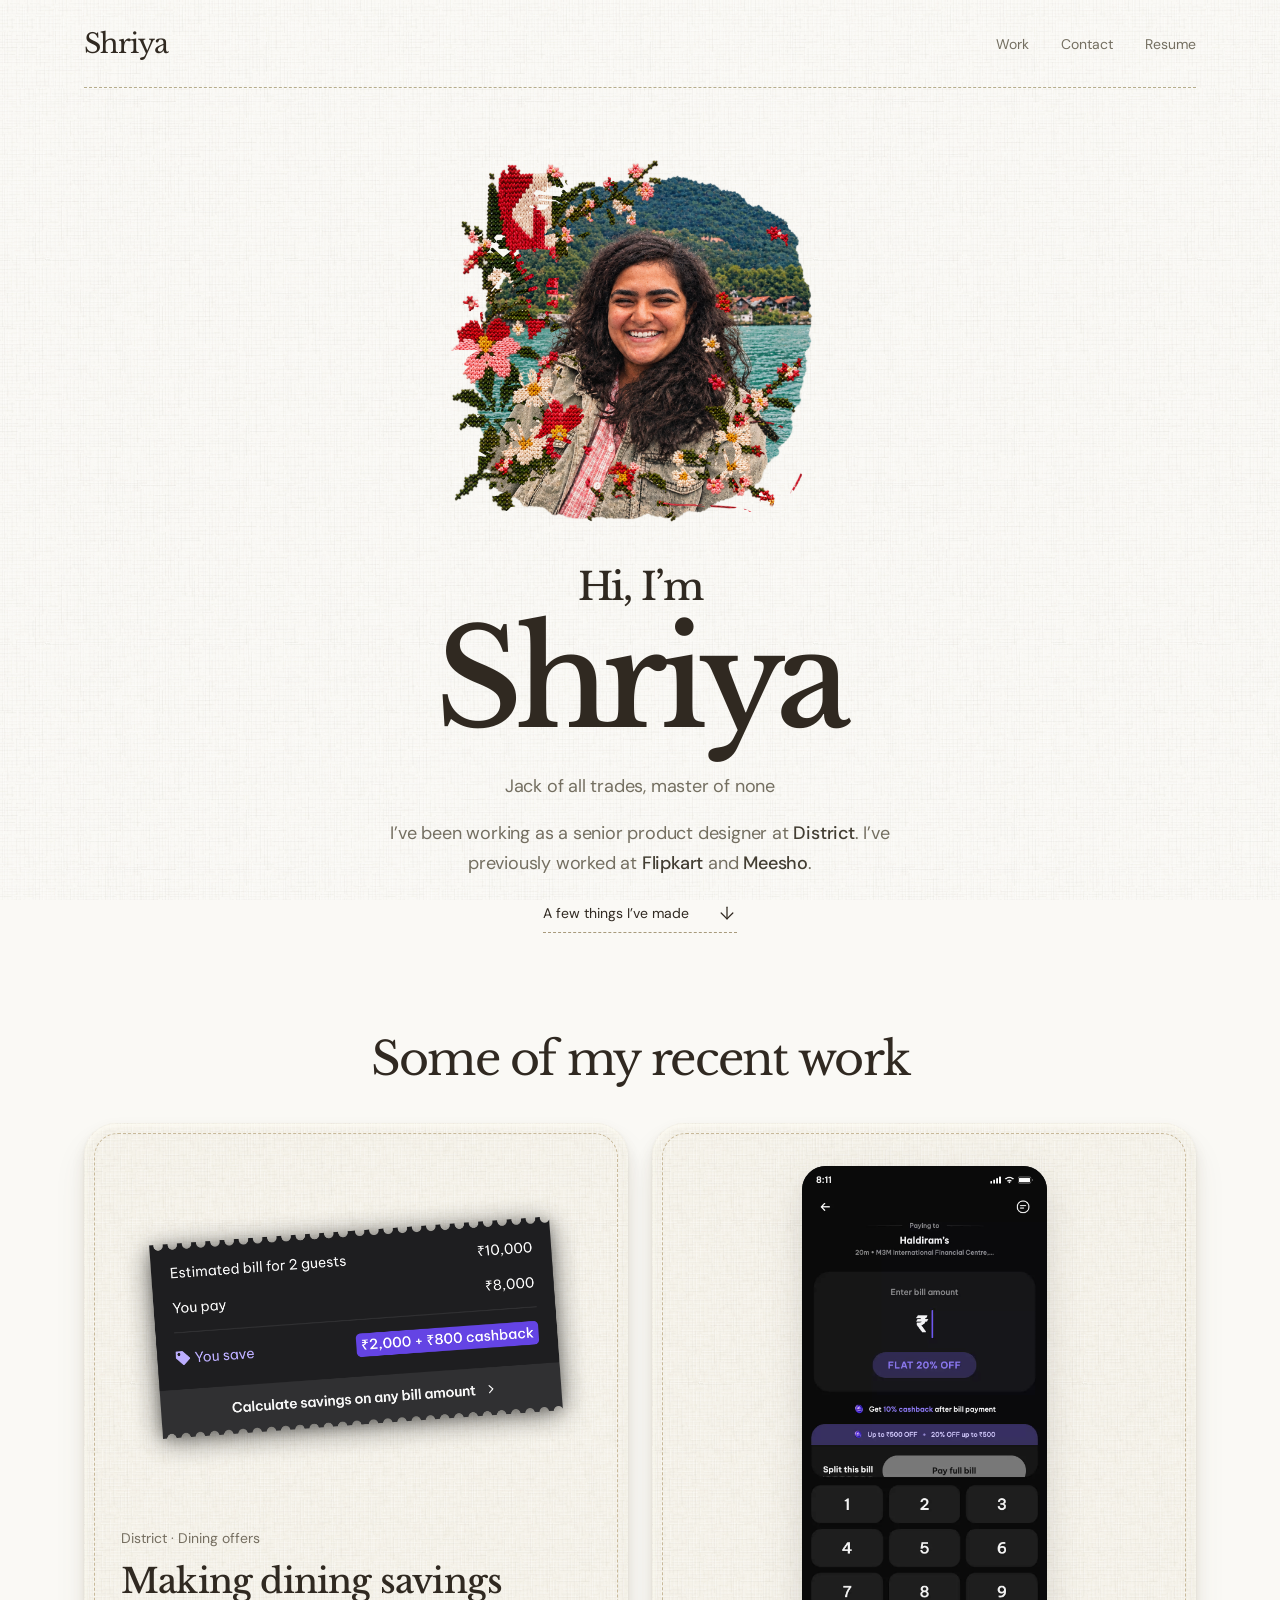
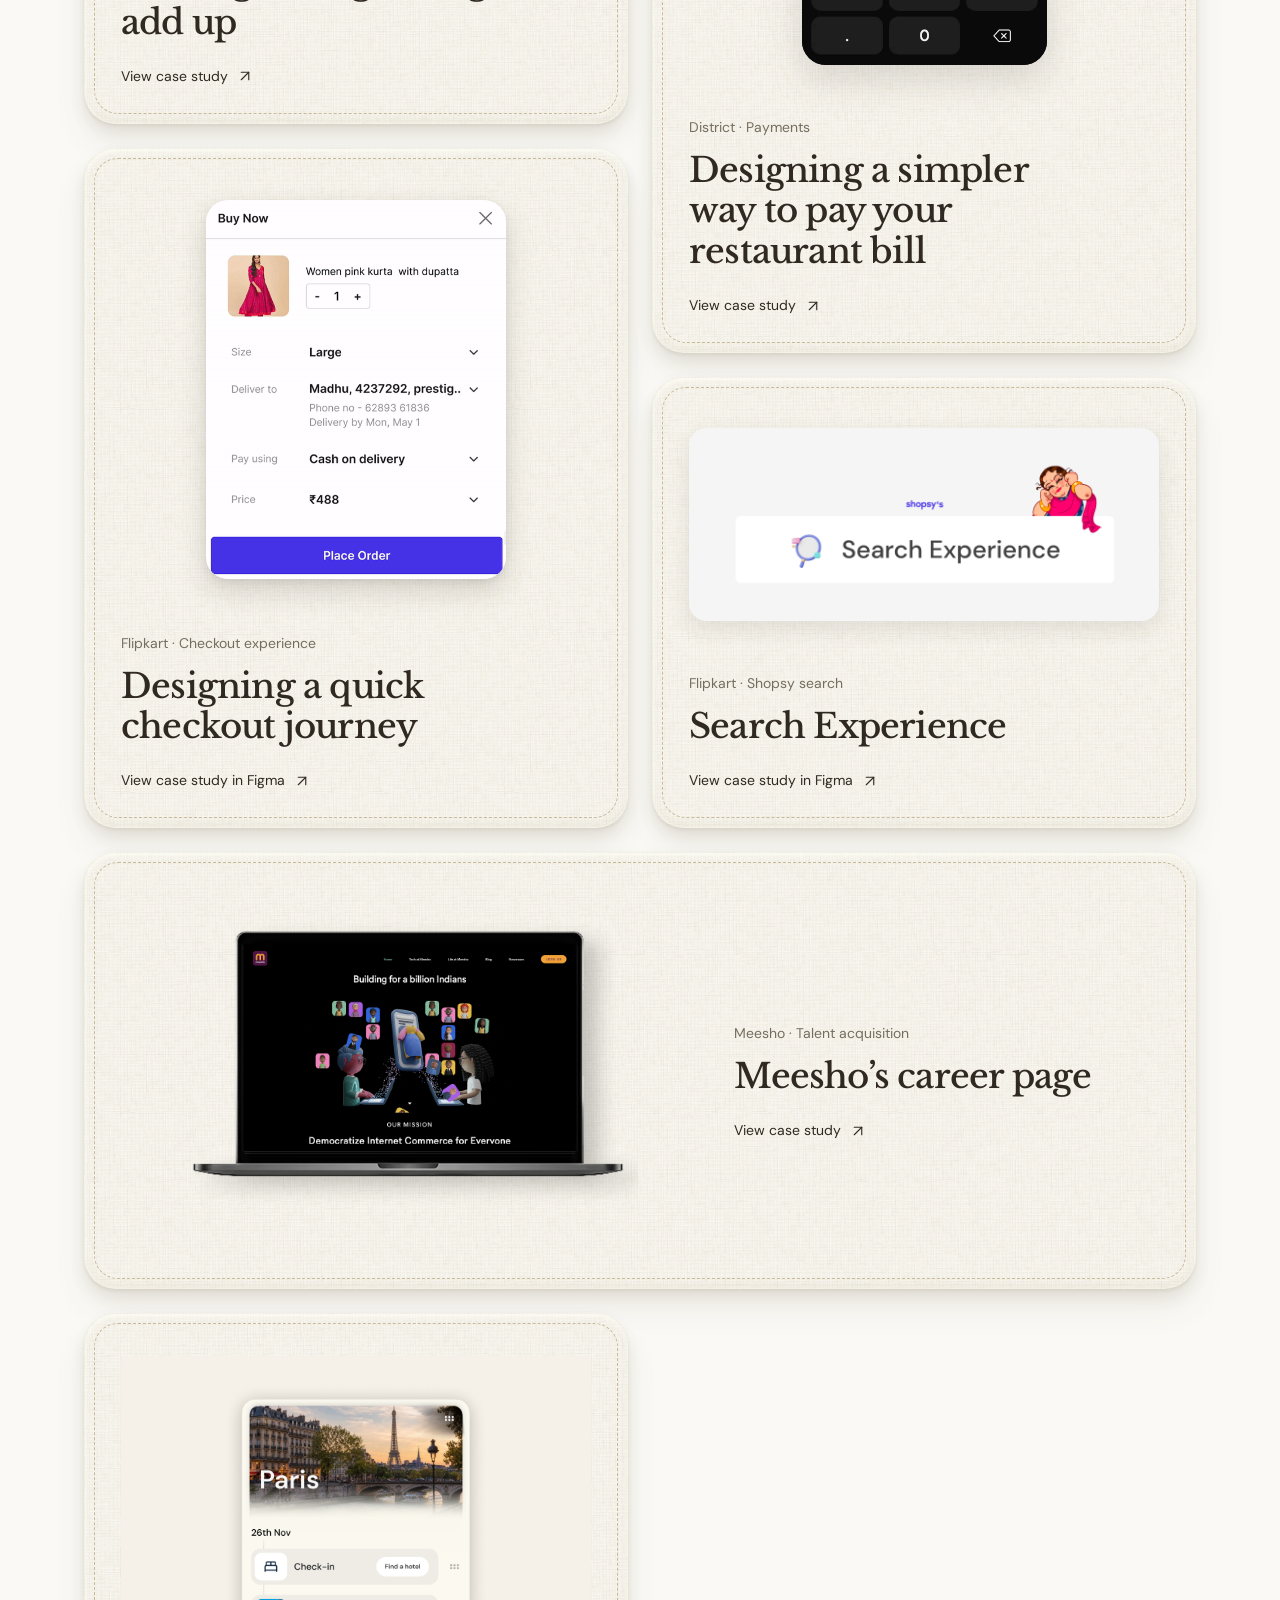
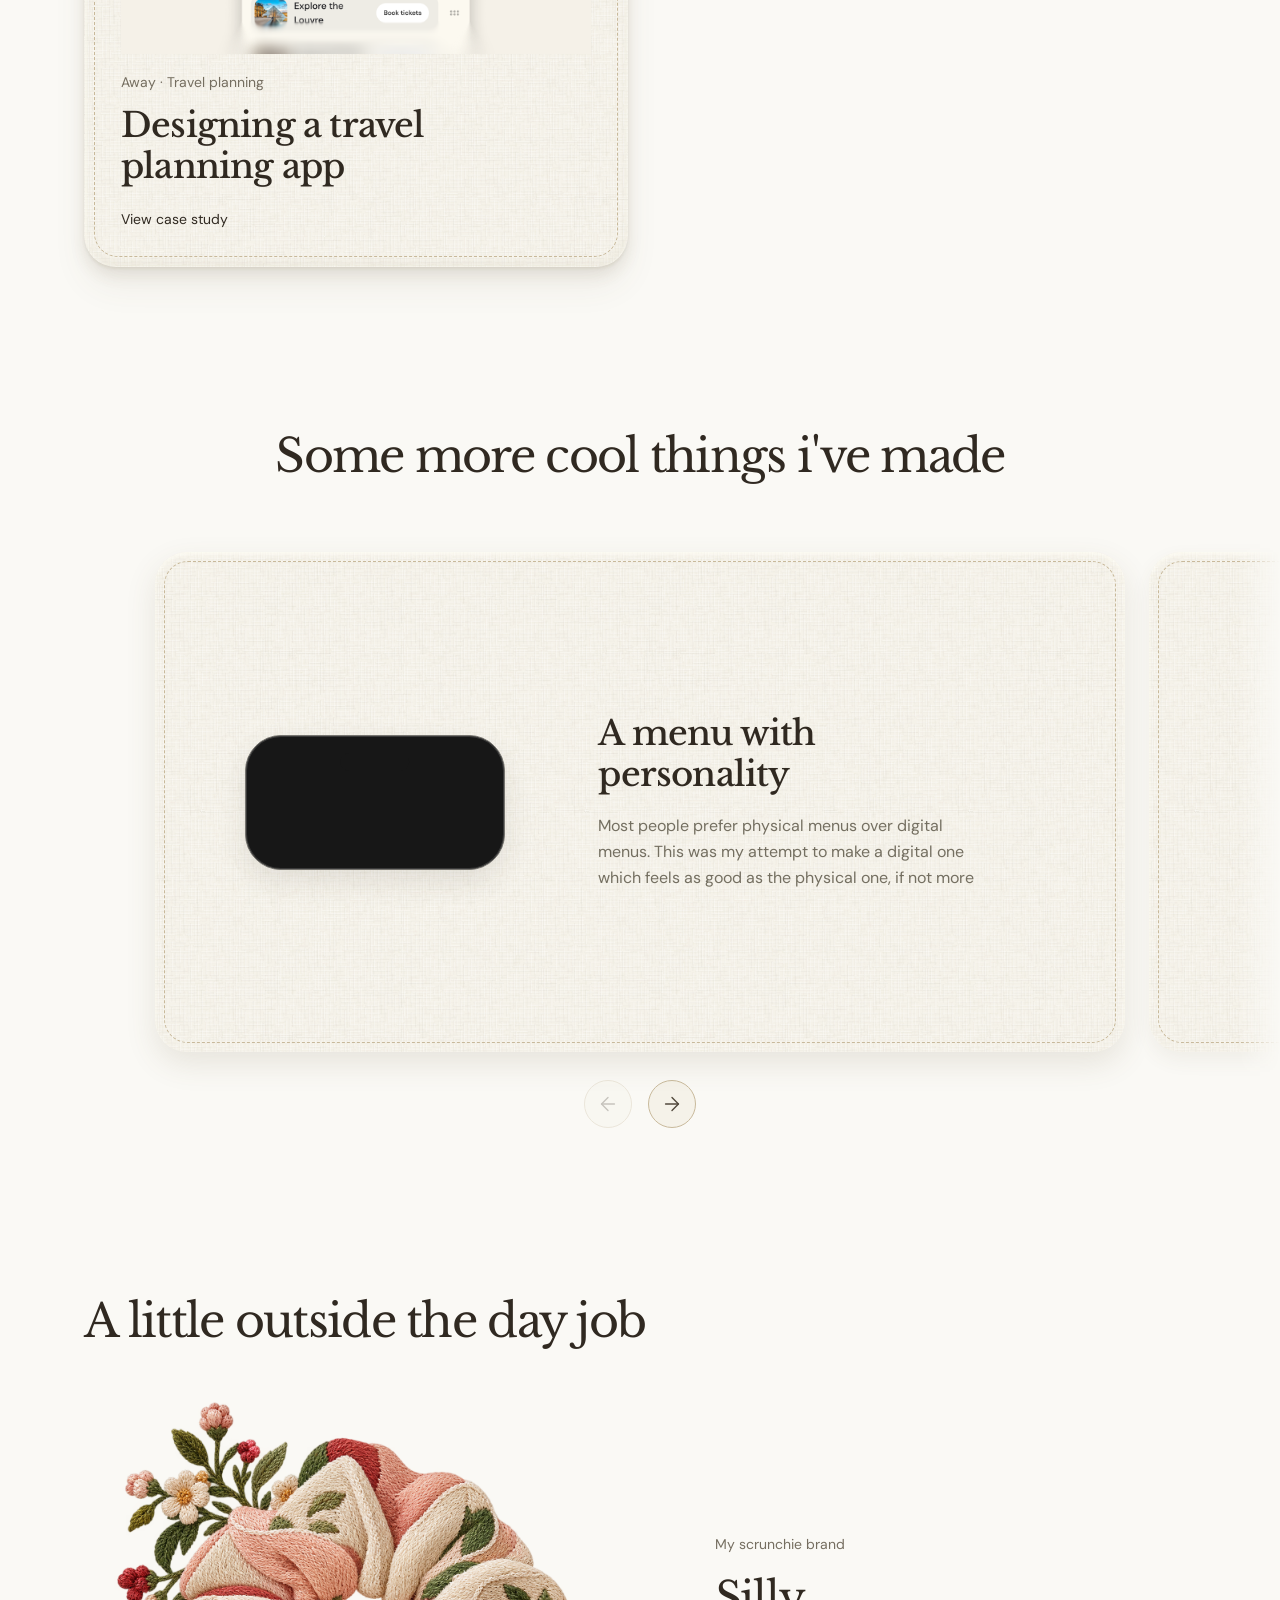
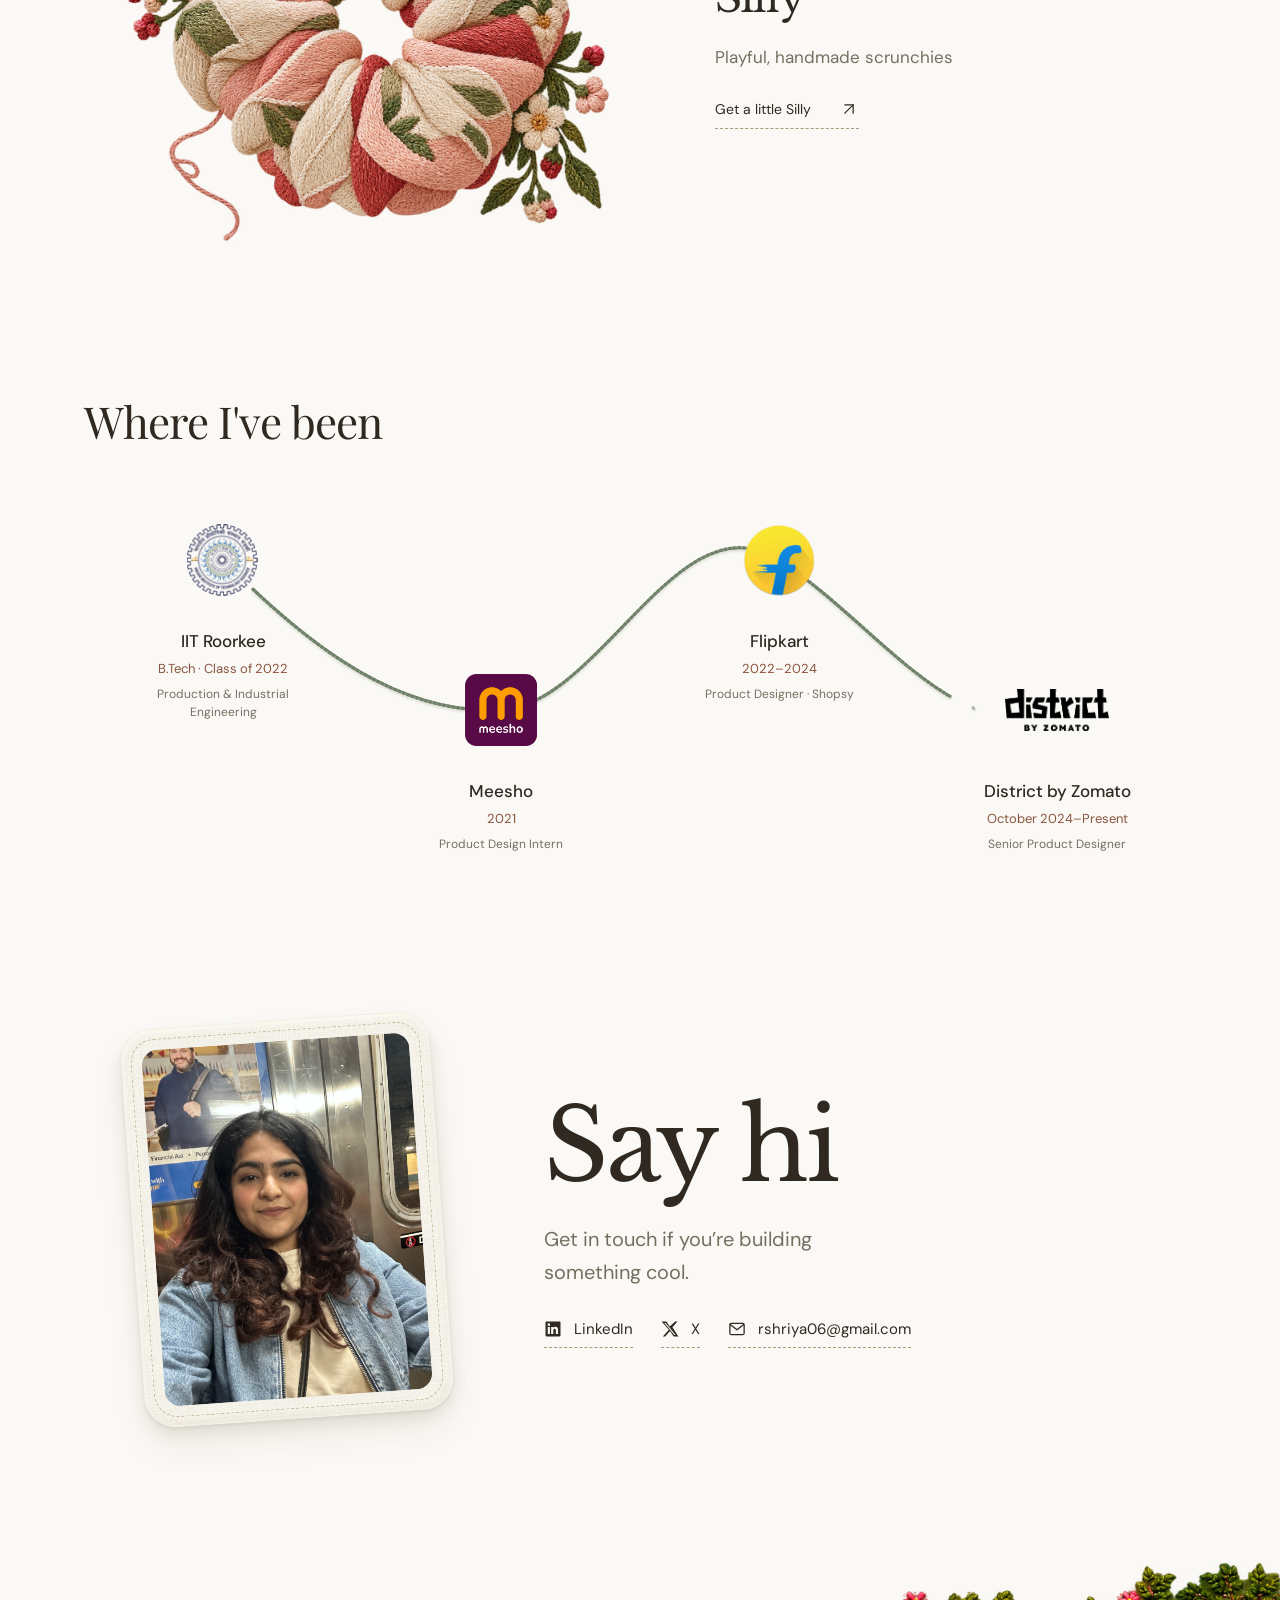
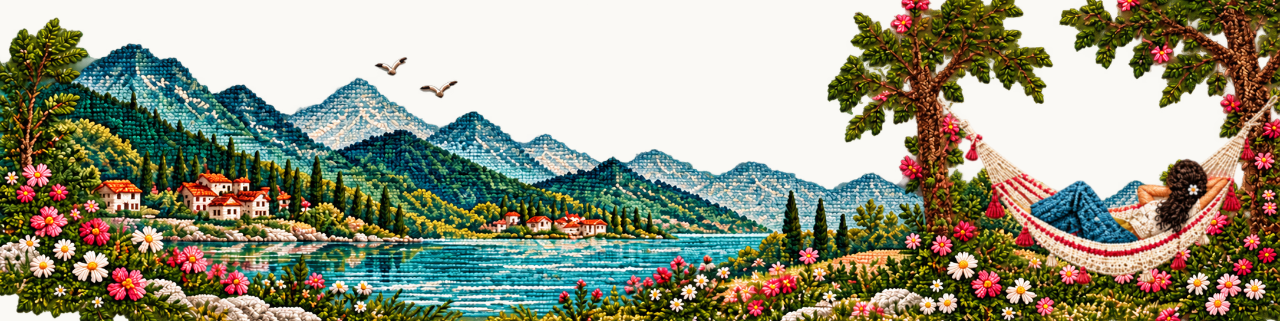
<file: index.html>
<!DOCTYPE html><html lang="en"> <head><meta name="astro-view-transitions-enabled" content="true"><meta name="astro-view-transitions-fallback" content="animate"><script type="module" src="/_astro/ClientRouter.astro_astro_type_script_index_0_lang.CqEHGhPG.js"></script><meta charset="UTF-8"><meta name="viewport" content="width=device-width, initial-scale=1"><title>Shriya Ramchandani — Product Designer</title><meta name="description" content="Shriya’s selected consumer product design work. Currently at District, previously at Flipkart and Meesho."><link rel="canonical" href="https://shriyaramchandani.github.io/"><meta property="og:type" content="website"><meta property="og:site_name" content="Shriya Ramchandani — Portfolio"><meta property="og:url" content="https://shriyaramchandani.github.io/"><meta property="og:title" content="Shriya Ramchandani — Product Designer"><meta property="og:description" content="Senior Product Designer at District. Previously at Flipkart and Meesho. Explore my selected work."><meta property="og:image" content="https://shriyaramchandani.github.io/images/portfolio-share.jpg"><meta property="og:image:secure_url" content="https://shriyaramchandani.github.io/images/portfolio-share.jpg"><meta property="og:image:type" content="image/jpeg"><meta property="og:image:width" content="1200"><meta property="og:image:height" content="630"><meta property="og:image:alt" content="Shriya Ramchandani, Product Designer — embroidered portrait and selected work portfolio."><meta name="twitter:card" content="summary_large_image"><meta name="twitter:title" content="Shriya Ramchandani — Product Designer"><meta name="twitter:description" content="Senior Product Designer at District. Previously at Flipkart and Meesho. Explore my selected work."><meta name="twitter:image" content="https://shriyaramchandani.github.io/images/portfolio-share.jpg"><link rel="icon" type="image/svg+xml" href="/favicon.svg"><link rel="preconnect" href="https://fonts.googleapis.com"><link rel="preconnect" href="https://fonts.gstatic.com" crossorigin><link href="https://fonts.googleapis.com/css2?family=DM+Sans:wght@400;500;600&family=Libre+Baskerville:wght@400;500&family=Playfair+Display:wght@400;500&display=swap" rel="stylesheet"><style>.footer-landscape-wrap{position:relative}.hammock-layer{position:absolute;left:36%;top:28%;display:block;width:64%;height:auto;pointer-events:none;transform-origin:79% 17%;animation:hammock-sway 6s ease-in-out infinite;animation-play-state:paused;backface-visibility:hidden}.footer-landscape-wrap[data-in-view] .hammock-layer{animation-play-state:running}@keyframes hammock-sway{0%,to{transform:perspective(clamp(260px,55vw,750px)) rotateX(-26deg)}50%{transform:perspective(clamp(260px,55vw,750px)) rotateX(26deg)}}@media(prefers-reduced-motion:reduce){.hammock-layer{animation:none}}
.astro-route-announcer{position:absolute;left:0;top:0;clip:rect(0 0 0 0);clip-path:inset(50%);overflow:hidden;white-space:nowrap;width:1px;height:1px}@keyframes astroFadeInOut{0%{opacity:1}to{opacity:0}}@keyframes astroFadeIn{0%{opacity:0;mix-blend-mode:plus-lighter}to{opacity:1;mix-blend-mode:plus-lighter}}@keyframes astroFadeOut{0%{opacity:1;mix-blend-mode:plus-lighter}to{opacity:0;mix-blend-mode:plus-lighter}}@keyframes astroSlideFromRight{0%{transform:translate(100%)}}@keyframes astroSlideFromLeft{0%{transform:translate(-100%)}}@keyframes astroSlideToRight{to{transform:translate(100%)}}@keyframes astroSlideToLeft{to{transform:translate(-100%)}}@media(prefers-reduced-motion){::view-transition-group(*),::view-transition-old(*),::view-transition-new(*){animation:none!important}[data-astro-transition-scope]{animation:none!important}}
</style>
<link rel="stylesheet" href="/_astro/index.CSjt5zbE.css"><style>[data-astro-transition-scope="astro-2w3daj6q-1"] { view-transition-name: payment-phone; }@layer astro { ::view-transition-old(payment-phone) { 
	animation-duration: 180ms;
	animation-timing-function: cubic-bezier(0.76, 0, 0.24, 1);
	animation-fill-mode: both;
	animation-name: astroFadeOut; }::view-transition-new(payment-phone) { 
	animation-duration: 180ms;
	animation-timing-function: cubic-bezier(0.76, 0, 0.24, 1);
	animation-fill-mode: both;
	animation-name: astroFadeIn; }[data-astro-transition=back]::view-transition-old(payment-phone) { 
	animation-duration: 180ms;
	animation-timing-function: cubic-bezier(0.76, 0, 0.24, 1);
	animation-fill-mode: both;
	animation-name: astroFadeOut; }[data-astro-transition=back]::view-transition-new(payment-phone) { 
	animation-duration: 180ms;
	animation-timing-function: cubic-bezier(0.76, 0, 0.24, 1);
	animation-fill-mode: both;
	animation-name: astroFadeIn; } }[data-astro-transition-fallback="old"] [data-astro-transition-scope="astro-2w3daj6q-1"],
			[data-astro-transition-fallback="old"][data-astro-transition-scope="astro-2w3daj6q-1"] { 
	animation-duration: 180ms;
	animation-timing-function: cubic-bezier(0.76, 0, 0.24, 1);
	animation-fill-mode: both;
	animation-name: astroFadeOut; }[data-astro-transition-fallback="new"] [data-astro-transition-scope="astro-2w3daj6q-1"],
			[data-astro-transition-fallback="new"][data-astro-transition-scope="astro-2w3daj6q-1"] { 
	animation-duration: 180ms;
	animation-timing-function: cubic-bezier(0.76, 0, 0.24, 1);
	animation-fill-mode: both;
	animation-name: astroFadeIn; }[data-astro-transition=back][data-astro-transition-fallback="old"] [data-astro-transition-scope="astro-2w3daj6q-1"],
			[data-astro-transition=back][data-astro-transition-fallback="old"][data-astro-transition-scope="astro-2w3daj6q-1"] { 
	animation-duration: 180ms;
	animation-timing-function: cubic-bezier(0.76, 0, 0.24, 1);
	animation-fill-mode: both;
	animation-name: astroFadeOut; }[data-astro-transition=back][data-astro-transition-fallback="new"] [data-astro-transition-scope="astro-2w3daj6q-1"],
			[data-astro-transition=back][data-astro-transition-fallback="new"][data-astro-transition-scope="astro-2w3daj6q-1"] { 
	animation-duration: 180ms;
	animation-timing-function: cubic-bezier(0.76, 0, 0.24, 1);
	animation-fill-mode: both;
	animation-name: astroFadeIn; }</style></head> <body> <script type="module">function n(){const e=document.querySelector(".footer-landscape-wrap");if(!e||e.dataset.swing)return;e.dataset.swing="true";const t=new IntersectionObserver(r=>{e.toggleAttribute("data-in-view",r[0].isIntersecting)});t.observe(e),document.addEventListener("astro:before-swap",()=>t.disconnect(),{once:!0})}n();document.addEventListener("astro:page-load",n);</script> <a class="skip-link" href="#work">Skip to work</a> <header class="site-header"> <nav class="site-nav" aria-label="Main navigation"> <a class="nav-brand" href="/" aria-label="Shriya — home">Shriya</a> <div class="nav-links"> <a href="#work">Work</a> <a href="#contact">Contact</a> <a href="/Shriya-Ramchandani-Resume.pdf" target="_blank" rel="noopener noreferrer">Resume</a> </div> </nav> </header> <main> <section class="intro" id="about" aria-labelledby="intro-title"> <div class="intro-copy"> <h1 id="intro-title"><span>Hi, I’m</span>Shriya</h1> <p>Jack of all trades, master of none</p> <p class="intro-background">I’ve been working as a senior product designer at <strong>District</strong>. I’ve previously worked at <strong>Flipkart</strong> and <strong>Meesho</strong>.</p> <a class="work-link" href="#work">A few things I’ve made <svg xmlns="http://www.w3.org/2000/svg" width="20" height="20" viewBox="0 0 24 24" fill="none" stroke="currentColor" stroke-width="1.5" stroke-linecap="round" stroke-linejoin="round" class="lucide lucide-arrow-down" aria-hidden="true"><path d="M12 5v14"></path><path d="m19 12-7 7-7-7"></path></svg></a> </div> <div class="portrait-wrap"> <style>astro-island,astro-slot,astro-static-slot{display:contents}</style><script>(()=>{var e=async t=>{await(await t())()};(self.Astro||(self.Astro={})).load=e;window.dispatchEvent(new Event("astro:load"));})();</script><script>(()=>{var A=Object.defineProperty;var g=(i,o,a)=>o in i?A(i,o,{enumerable:!0,configurable:!0,writable:!0,value:a}):i[o]=a;var d=(i,o,a)=>g(i,typeof o!="symbol"?o+"":o,a);{let i={0:t=>m(t),1:t=>a(t),2:t=>new RegExp(t),3:t=>new Date(t),4:t=>new Map(a(t)),5:t=>new Set(a(t)),6:t=>BigInt(t),7:t=>new URL(t),8:t=>new Uint8Array(t),9:t=>new Uint16Array(t),10:t=>new Uint32Array(t),11:t=>1/0*t},o=t=>{let[l,e]=t;return l in i?i[l](e):void 0},a=t=>t.map(o),m=t=>typeof t!="object"||t===null?t:Object.fromEntries(Object.entries(t).map(([l,e])=>[l,o(e)]));class y extends HTMLElement{constructor(){super(...arguments);d(this,"Component");d(this,"hydrator");d(this,"hydrate",async()=>{var b;if(!this.hydrator||!this.isConnected)return;let e=(b=this.parentElement)==null?void 0:b.closest("astro-island[ssr]");if(e){e.addEventListener("astro:hydrate",this.hydrate,{once:!0});return}let c=this.querySelectorAll("astro-slot"),n={},h=this.querySelectorAll("template[data-astro-template]");for(let r of h){let s=r.closest(this.tagName);s!=null&&s.isSameNode(this)&&(n[r.getAttribute("data-astro-template")||"default"]=r.innerHTML,r.remove())}for(let r of c){let s=r.closest(this.tagName);s!=null&&s.isSameNode(this)&&(n[r.getAttribute("name")||"default"]=r.innerHTML)}let p;try{p=this.hasAttribute("props")?m(JSON.parse(this.getAttribute("props"))):{}}catch(r){let s=this.getAttribute("component-url")||"<unknown>",v=this.getAttribute("component-export");throw v&&(s+=` (export ${v})`),console.error(`[hydrate] Error parsing props for component ${s}`,this.getAttribute("props"),r),r}let u;await this.hydrator(this)(this.Component,p,n,{client:this.getAttribute("client")}),this.removeAttribute("ssr"),this.dispatchEvent(new CustomEvent("astro:hydrate"))});d(this,"unmount",()=>{this.isConnected||this.dispatchEvent(new CustomEvent("astro:unmount"))})}disconnectedCallback(){document.removeEventListener("astro:after-swap",this.unmount),document.addEventListener("astro:after-swap",this.unmount,{once:!0})}connectedCallback(){if(!this.hasAttribute("await-children")||document.readyState==="interactive"||document.readyState==="complete")this.childrenConnectedCallback();else{let e=()=>{document.removeEventListener("DOMContentLoaded",e),c.disconnect(),this.childrenConnectedCallback()},c=new MutationObserver(()=>{var n;((n=this.lastChild)==null?void 0:n.nodeType)===Node.COMMENT_NODE&&this.lastChild.nodeValue==="astro:end"&&(this.lastChild.remove(),e())});c.observe(this,{childList:!0}),document.addEventListener("DOMContentLoaded",e)}}async childrenConnectedCallback(){let e=this.getAttribute("before-hydration-url");e&&await import(e),this.start()}async start(){let e=JSON.parse(this.getAttribute("opts")),c=this.getAttribute("client");if(Astro[c]===void 0){window.addEventListener(`astro:${c}`,()=>this.start(),{once:!0});return}try{await Astro[c](async()=>{let n=this.getAttribute("renderer-url"),[h,{default:p}]=await Promise.all([import(this.getAttribute("component-url")),n?import(n):()=>()=>{}]),u=this.getAttribute("component-export")||"default";if(!u.includes("."))this.Component=h[u];else{this.Component=h;for(let f of u.split("."))this.Component=this.Component[f]}return this.hydrator=p,this.hydrate},e,this)}catch(n){console.error(`[astro-island] Error hydrating ${this.getAttribute("component-url")}`,n)}}attributeChangedCallback(){this.hydrate()}}d(y,"observedAttributes",["props"]),customElements.get("astro-island")||customElements.define("astro-island",y)}})();</script><astro-island uid="ZKDRXI" prefix="r10" component-url="/_astro/StitchingPortrait.X7NgNdCc.js" component-export="default" renderer-url="/_astro/client.LGetASx6.js" props="{}" ssr client="load" opts="{&quot;name&quot;:&quot;StitchingPortrait&quot;,&quot;value&quot;:true}" await-children><div class="stitching-portrait"><svg class="portrait portrait-sewing" viewBox="0 0 1254 1254" role="img" aria-label="Shriya smiling by a lake, with embroidered flowers and leaves gradually appearing from multiple starting points."><defs><mask id="_r10R_0_-reveal" maskUnits="userSpaceOnUse" x="0" y="0" width="1254" height="1254"><g fill="none" stroke="white" stroke-width="12" stroke-linecap="round" stroke-linejoin="round"><path data-revealed="true"></path><path data-revealing="true"></path></g><g fill="none" stroke="white" stroke-width="12" stroke-linecap="round" stroke-linejoin="round"><path data-revealed="true"></path><path data-revealing="true"></path></g><g fill="none" stroke="white" stroke-width="12" stroke-linecap="round" stroke-linejoin="round"><path data-revealed="true"></path><path data-revealing="true"></path></g><g fill="none" stroke="white" stroke-width="12" stroke-linecap="round" stroke-linejoin="round"><path data-revealed="true"></path><path data-revealing="true"></path></g><g fill="none" stroke="white" stroke-width="12" stroke-linecap="round" stroke-linejoin="round"><path data-revealed="true"></path><path data-revealing="true"></path></g><g fill="none" stroke="white" stroke-width="12" stroke-linecap="round" stroke-linejoin="round"><path data-revealed="true"></path><path data-revealing="true"></path></g><g fill="none" stroke="white" stroke-width="12" stroke-linecap="round" stroke-linejoin="round"><path data-revealed="true"></path><path data-revealing="true"></path></g><g fill="none" stroke="white" stroke-width="12" stroke-linecap="round" stroke-linejoin="round"><path data-revealed="true"></path><path data-revealing="true"></path></g><g fill="none" stroke="white" stroke-width="12" stroke-linecap="round" stroke-linejoin="round"><path data-revealed="true"></path><path data-revealing="true"></path></g><g fill="none" stroke="white" stroke-width="12" stroke-linecap="round" stroke-linejoin="round"><path data-revealed="true"></path><path data-revealing="true"></path></g><g fill="none" stroke="white" stroke-width="12" stroke-linecap="round" stroke-linejoin="round"><path data-revealed="true"></path><path data-revealing="true"></path></g><g fill="none" stroke="white" stroke-width="12" stroke-linecap="round" stroke-linejoin="round"><path data-revealed="true"></path><path data-revealing="true"></path></g><g fill="none" stroke="white" stroke-width="12" stroke-linecap="round" stroke-linejoin="round"><path data-revealed="true"></path><path data-revealing="true"></path></g><g fill="none" stroke="white" stroke-width="12" stroke-linecap="round" stroke-linejoin="round"><path data-revealed="true"></path><path data-revealing="true"></path></g><g fill="none" stroke="white" stroke-width="12" stroke-linecap="round" stroke-linejoin="round"><path data-revealed="true"></path><path data-revealing="true"></path></g><g fill="none" stroke="white" stroke-width="12" stroke-linecap="round" stroke-linejoin="round"><path data-revealed="true"></path><path data-revealing="true"></path></g><g fill="none" stroke="white" stroke-width="12" stroke-linecap="round" stroke-linejoin="round"><path data-revealed="true"></path><path data-revealing="true"></path></g><g fill="none" stroke="white" stroke-width="12" stroke-linecap="round" stroke-linejoin="round"><path data-revealed="true"></path><path data-revealing="true"></path></g><g fill="none" stroke="white" stroke-width="12" stroke-linecap="round" stroke-linejoin="round"><path data-revealed="true"></path><path data-revealing="true"></path></g><g fill="none" stroke="white" stroke-width="12" stroke-linecap="round" stroke-linejoin="round"><path data-revealed="true"></path><path data-revealing="true"></path></g><g fill="none" stroke="white" stroke-width="12" stroke-linecap="round" stroke-linejoin="round"><path data-revealed="true"></path><path data-revealing="true"></path></g><g fill="none" stroke="white" stroke-width="12" stroke-linecap="round" stroke-linejoin="round"><path data-revealed="true"></path><path data-revealing="true"></path></g><g fill="none" stroke="white" stroke-width="12" stroke-linecap="round" stroke-linejoin="round"><path data-revealed="true"></path><path data-revealing="true"></path></g><g fill="none" stroke="white" stroke-width="12" stroke-linecap="round" stroke-linejoin="round"><path data-revealed="true"></path><path data-revealing="true"></path></g><g fill="none" stroke="white" stroke-width="12" stroke-linecap="round" stroke-linejoin="round"><path data-revealed="true"></path><path data-revealing="true"></path></g><g fill="none" stroke="white" stroke-width="12" stroke-linecap="round" stroke-linejoin="round"><path data-revealed="true"></path><path data-revealing="true"></path></g><g fill="none" stroke="white" stroke-width="12" stroke-linecap="round" stroke-linejoin="round"><path data-revealed="true"></path><path data-revealing="true"></path></g><g fill="none" stroke="white" stroke-width="12" stroke-linecap="round" stroke-linejoin="round"><path data-revealed="true"></path><path data-revealing="true"></path></g><g fill="none" stroke="white" stroke-width="12" stroke-linecap="round" stroke-linejoin="round"><path data-revealed="true"></path><path data-revealing="true"></path></g><g fill="none" stroke="white" stroke-width="12" stroke-linecap="round" stroke-linejoin="round"><path data-revealed="true"></path><path data-revealing="true"></path></g><g fill="none" stroke="white" stroke-width="12" stroke-linecap="round" stroke-linejoin="round"><path data-revealed="true"></path><path data-revealing="true"></path></g><g fill="none" stroke="white" stroke-width="12" stroke-linecap="round" stroke-linejoin="round"><path data-revealed="true"></path><path data-revealing="true"></path></g><g fill="none" stroke="white" stroke-width="12" stroke-linecap="round" stroke-linejoin="round"><path data-revealed="true"></path><path data-revealing="true"></path></g><g fill="none" stroke="white" stroke-width="12" stroke-linecap="round" stroke-linejoin="round"><path data-revealed="true"></path><path data-revealing="true"></path></g><g fill="none" stroke="white" stroke-width="12" stroke-linecap="round" stroke-linejoin="round"><path data-revealed="true"></path><path data-revealing="true"></path></g><g fill="none" stroke="white" stroke-width="12" stroke-linecap="round" stroke-linejoin="round"><path data-revealed="true"></path><path data-revealing="true"></path></g><g fill="none" stroke="white" stroke-width="12" stroke-linecap="round" stroke-linejoin="round"><path data-revealed="true"></path><path data-revealing="true"></path></g><g fill="none" stroke="white" stroke-width="12" stroke-linecap="round" stroke-linejoin="round"><path data-revealed="true"></path><path data-revealing="true"></path></g><g fill="none" stroke="white" stroke-width="12" stroke-linecap="round" stroke-linejoin="round"><path data-revealed="true"></path><path data-revealing="true"></path></g><g fill="none" stroke="white" stroke-width="12" stroke-linecap="round" stroke-linejoin="round"><path data-revealed="true"></path><path data-revealing="true"></path></g><g fill="none" stroke="white" stroke-width="12" stroke-linecap="round" stroke-linejoin="round"><path data-revealed="true"></path><path data-revealing="true"></path></g><g fill="none" stroke="white" stroke-width="12" stroke-linecap="round" stroke-linejoin="round"><path data-revealed="true"></path><path data-revealing="true"></path></g><g fill="none" stroke="white" stroke-width="12" stroke-linecap="round" stroke-linejoin="round"><path data-revealed="true"></path><path data-revealing="true"></path></g><g fill="none" stroke="white" stroke-width="12" stroke-linecap="round" stroke-linejoin="round"><path data-revealed="true"></path><path data-revealing="true"></path></g><g fill="none" stroke="white" stroke-width="12" stroke-linecap="round" stroke-linejoin="round"><path data-revealed="true"></path><path data-revealing="true"></path></g><g fill="none" stroke="white" stroke-width="12" stroke-linecap="round" stroke-linejoin="round"><path data-revealed="true"></path><path data-revealing="true"></path></g><g fill="none" stroke="white" stroke-width="12" stroke-linecap="round" stroke-linejoin="round"><path data-revealed="true"></path><path data-revealing="true"></path></g><g fill="none" stroke="white" stroke-width="12" stroke-linecap="round" stroke-linejoin="round"><path data-revealed="true"></path><path data-revealing="true"></path></g><g fill="none" stroke="white" stroke-width="12" stroke-linecap="round" stroke-linejoin="round"><path data-revealed="true"></path><path data-revealing="true"></path></g><g fill="none" stroke="white" stroke-width="12" stroke-linecap="round" stroke-linejoin="round"><path data-revealed="true"></path><path data-revealing="true"></path></g><g fill="none" stroke="white" stroke-width="12" stroke-linecap="round" stroke-linejoin="round"><path data-revealed="true"></path><path data-revealing="true"></path></g><g fill="none" stroke="white" stroke-width="12" stroke-linecap="round" stroke-linejoin="round"><path data-revealed="true"></path><path data-revealing="true"></path></g><g fill="none" stroke="white" stroke-width="12" stroke-linecap="round" stroke-linejoin="round"><path data-revealed="true"></path><path data-revealing="true"></path></g><g fill="none" stroke="white" stroke-width="12" stroke-linecap="round" stroke-linejoin="round"><path data-revealed="true"></path><path data-revealing="true"></path></g><g fill="none" stroke="white" stroke-width="12" stroke-linecap="round" stroke-linejoin="round"><path data-revealed="true"></path><path data-revealing="true"></path></g><g fill="none" stroke="white" stroke-width="12" stroke-linecap="round" stroke-linejoin="round"><path data-revealed="true"></path><path data-revealing="true"></path></g><g fill="none" stroke="white" stroke-width="12" stroke-linecap="round" stroke-linejoin="round"><path data-revealed="true"></path><path data-revealing="true"></path></g><g fill="none" stroke="white" stroke-width="12" stroke-linecap="round" stroke-linejoin="round"><path data-revealed="true"></path><path data-revealing="true"></path></g><g fill="none" stroke="white" stroke-width="12" stroke-linecap="round" stroke-linejoin="round"><path data-revealed="true"></path><path data-revealing="true"></path></g><g fill="none" stroke="white" stroke-width="12" stroke-linecap="round" stroke-linejoin="round"><path data-revealed="true"></path><path data-revealing="true"></path></g><g fill="none" stroke="white" stroke-width="12" stroke-linecap="round" stroke-linejoin="round"><path data-revealed="true"></path><path data-revealing="true"></path></g><g fill="none" stroke="white" stroke-width="12" stroke-linecap="round" stroke-linejoin="round"><path data-revealed="true"></path><path data-revealing="true"></path></g><g fill="none" stroke="white" stroke-width="12" stroke-linecap="round" stroke-linejoin="round"><path data-revealed="true"></path><path data-revealing="true"></path></g><g fill="none" stroke="white" stroke-width="12" stroke-linecap="round" stroke-linejoin="round"><path data-revealed="true"></path><path data-revealing="true"></path></g><g fill="none" stroke="white" stroke-width="12" stroke-linecap="round" stroke-linejoin="round"><path data-revealed="true"></path><path data-revealing="true"></path></g><g fill="none" stroke="white" stroke-width="12" stroke-linecap="round" stroke-linejoin="round"><path data-revealed="true"></path><path data-revealing="true"></path></g><g fill="none" stroke="white" stroke-width="12" stroke-linecap="round" stroke-linejoin="round"><path data-revealed="true"></path><path data-revealing="true"></path></g><g fill="none" stroke="white" stroke-width="12" stroke-linecap="round" stroke-linejoin="round"><path data-revealed="true"></path><path data-revealing="true"></path></g><g fill="none" stroke="white" stroke-width="12" stroke-linecap="round" stroke-linejoin="round"><path data-revealed="true"></path><path data-revealing="true"></path></g><g fill="none" stroke="white" stroke-width="12" stroke-linecap="round" stroke-linejoin="round"><path data-revealed="true"></path><path data-revealing="true"></path></g><g fill="none" stroke="white" stroke-width="12" stroke-linecap="round" stroke-linejoin="round"><path data-revealed="true"></path><path data-revealing="true"></path></g><g fill="none" stroke="white" stroke-width="12" stroke-linecap="round" stroke-linejoin="round"><path data-revealed="true"></path><path data-revealing="true"></path></g><g fill="none" stroke="white" stroke-width="12" stroke-linecap="round" stroke-linejoin="round"><path data-revealed="true"></path><path data-revealing="true"></path></g><g fill="none" stroke="white" stroke-width="12" stroke-linecap="round" stroke-linejoin="round"><path data-revealed="true"></path><path data-revealing="true"></path></g><g fill="none" stroke="white" stroke-width="12" stroke-linecap="round" stroke-linejoin="round"><path data-revealed="true"></path><path data-revealing="true"></path></g><g fill="none" stroke="white" stroke-width="12" stroke-linecap="round" stroke-linejoin="round"><path data-revealed="true"></path><path data-revealing="true"></path></g><g fill="none" stroke="white" stroke-width="12" stroke-linecap="round" stroke-linejoin="round"><path data-revealed="true"></path><path data-revealing="true"></path></g><g fill="none" stroke="white" stroke-width="12" stroke-linecap="round" stroke-linejoin="round"><path data-revealed="true"></path><path data-revealing="true"></path></g><g fill="none" stroke="white" stroke-width="12" stroke-linecap="round" stroke-linejoin="round"><path data-revealed="true"></path><path data-revealing="true"></path></g><g fill="none" stroke="white" stroke-width="12" stroke-linecap="round" stroke-linejoin="round"><path data-revealed="true"></path><path data-revealing="true"></path></g><g fill="none" stroke="white" stroke-width="12" stroke-linecap="round" stroke-linejoin="round"><path data-revealed="true"></path><path data-revealing="true"></path></g><g fill="none" stroke="white" stroke-width="12" stroke-linecap="round" stroke-linejoin="round"><path data-revealed="true"></path><path data-revealing="true"></path></g><g fill="none" stroke="white" stroke-width="12" stroke-linecap="round" stroke-linejoin="round"><path data-revealed="true"></path><path data-revealing="true"></path></g><g fill="none" stroke="white" stroke-width="12" stroke-linecap="round" stroke-linejoin="round"><path data-revealed="true"></path><path data-revealing="true"></path></g><g fill="none" stroke="white" stroke-width="12" stroke-linecap="round" stroke-linejoin="round"><path data-revealed="true"></path><path data-revealing="true"></path></g><g fill="none" stroke="white" stroke-width="12" stroke-linecap="round" stroke-linejoin="round"><path data-revealed="true"></path><path data-revealing="true"></path></g><g fill="none" stroke="white" stroke-width="12" stroke-linecap="round" stroke-linejoin="round"><path data-revealed="true"></path><path data-revealing="true"></path></g><g fill="none" stroke="white" stroke-width="12" stroke-linecap="round" stroke-linejoin="round"><path data-revealed="true"></path><path data-revealing="true"></path></g><g fill="none" stroke="white" stroke-width="12" stroke-linecap="round" stroke-linejoin="round"><path data-revealed="true"></path><path data-revealing="true"></path></g><g fill="none" stroke="white" stroke-width="12" stroke-linecap="round" stroke-linejoin="round"><path data-revealed="true"></path><path data-revealing="true"></path></g><g fill="none" stroke="white" stroke-width="12" stroke-linecap="round" stroke-linejoin="round"><path data-revealed="true"></path><path data-revealing="true"></path></g><g fill="none" stroke="white" stroke-width="12" stroke-linecap="round" stroke-linejoin="round"><path data-revealed="true"></path><path data-revealing="true"></path></g><g fill="none" stroke="white" stroke-width="12" stroke-linecap="round" stroke-linejoin="round"><path data-revealed="true"></path><path data-revealing="true"></path></g><g fill="none" stroke="white" stroke-width="12" stroke-linecap="round" stroke-linejoin="round"><path data-revealed="true"></path><path data-revealing="true"></path></g><g fill="none" stroke="white" stroke-width="12" stroke-linecap="round" stroke-linejoin="round"><path data-revealed="true"></path><path data-revealing="true"></path></g><g fill="none" stroke="white" stroke-width="12" stroke-linecap="round" stroke-linejoin="round"><path data-revealed="true"></path><path data-revealing="true"></path></g><g fill="none" stroke="white" stroke-width="12" stroke-linecap="round" stroke-linejoin="round"><path data-revealed="true"></path><path data-revealing="true"></path></g><g fill="none" stroke="white" stroke-width="12" stroke-linecap="round" stroke-linejoin="round"><path data-revealed="true"></path><path data-revealing="true"></path></g><g fill="none" stroke="white" stroke-width="12" stroke-linecap="round" stroke-linejoin="round"><path data-revealed="true"></path><path data-revealing="true"></path></g><g fill="none" stroke="white" stroke-width="12" stroke-linecap="round" stroke-linejoin="round"><path data-revealed="true"></path><path data-revealing="true"></path></g><g fill="none" stroke="white" stroke-width="12" stroke-linecap="round" stroke-linejoin="round"><path data-revealed="true"></path><path data-revealing="true"></path></g><g fill="none" stroke="white" stroke-width="12" stroke-linecap="round" stroke-linejoin="round"><path data-revealed="true"></path><path data-revealing="true"></path></g><g fill="none" stroke="white" stroke-width="12" stroke-linecap="round" stroke-linejoin="round"><path data-revealed="true"></path><path data-revealing="true"></path></g><g fill="none" stroke="white" stroke-width="12" stroke-linecap="round" stroke-linejoin="round"><path data-revealed="true"></path><path data-revealing="true"></path></g><g fill="none" stroke="white" stroke-width="12" stroke-linecap="round" stroke-linejoin="round"><path data-revealed="true"></path><path data-revealing="true"></path></g><g fill="none" stroke="white" stroke-width="12" stroke-linecap="round" stroke-linejoin="round"><path data-revealed="true"></path><path data-revealing="true"></path></g><g fill="none" stroke="white" stroke-width="12" stroke-linecap="round" stroke-linejoin="round"><path data-revealed="true"></path><path data-revealing="true"></path></g><g fill="none" stroke="white" stroke-width="12" stroke-linecap="round" stroke-linejoin="round"><path data-revealed="true"></path><path data-revealing="true"></path></g></mask></defs><image href="/images/hero-portrait-cropped.png" width="1254" height="1254"></image><image href="/images/hero-embroidery-cropped.png" width="1254" height="1254" mask="url(#_r10R_0_-reveal)"></image><image data-finished="true" href="/images/hero-embroidery-cropped.png" width="1254" height="1254" opacity="1"></image></svg></div><!--astro:end--></astro-island> </div> </section> <section class="work" id="work" aria-labelledby="work-title"> <div class="section-heading"><h2 id="work-title">Some of my recent work</h2></div> <div class="work-grid"> <div class="work-column">  <article class="project project-sample"> <a class="work-card" href="/work/sample-bill"> <div class="work-card-visual receipt-visual"> <img class="sample-bill-image" src="/images/sample-bill/portfolio-receipt.png" alt="Sample bill for two guests: an estimated ₹10,000 bill, ₹8,000 to pay, and ₹2,000 savings plus ₹800 cashback." loading="lazy"> </div> <div class="work-card-copy"><span class="project-context">District · Dining offers</span><h3>Making dining savings add up</h3><span class="case-link">View case study <svg xmlns="http://www.w3.org/2000/svg" width="18" height="18" viewBox="0 0 24 24" fill="none" stroke="currentColor" stroke-width="1.5" stroke-linecap="round" stroke-linejoin="round" class="lucide lucide-arrow-up-right" aria-hidden="true"><path d="M7 7h10v10"></path><path d="M7 17 17 7"></path></svg></span></div> </a> </article> <article class="project project-table"> <a class="work-card" href="https://www.figma.com/proto/CQKGKHyh8wRlWF6ojhpxTR/Shriya-Ramchandani---Portfolio?node-id=83-42370&scaling=min-zoom&content-scaling=fixed&page-id=83%3A39373" target="_blank" rel="noopener noreferrer"> <div class="work-card-visual express-checkout-visual"><div class="express-checkout-sheet"><img src="/images/express-checkout-cover.png" alt="Express Checkout Buy Now sheet with size, delivery, payment and order details" loading="lazy"></div></div> <div class="work-card-copy"><span class="project-context">Flipkart · Checkout experience</span><h3>Designing a quick checkout journey</h3><span class="case-link">View case study in Figma <svg xmlns="http://www.w3.org/2000/svg" width="18" height="18" viewBox="0 0 24 24" fill="none" stroke="currentColor" stroke-width="1.5" stroke-linecap="round" stroke-linejoin="round" class="lucide lucide-arrow-up-right" aria-hidden="true"><path d="M7 7h10v10"></path><path d="M7 17 17 7"></path></svg></span></div> </a> </article> </div> <div class="work-column"> <article class="project project-payment"> <a class="work-card" href="/work/payment-flow"> <div class="work-card-visual phone-visual"> <div class="project-media" data-astro-transition-persist="payment-phone" data-astro-transition-scope="astro-2w3daj6q-1"> <div class="phone-screen"><video id="payment-flow-video" width="840" height="1710" loop muted playsinline preload="metadata" poster="/images/payment-flow-dining-poster.png" aria-label="District dining payment prototype"><source src="/videos/payment-flow-dining.webm" type="video/webm"></video></div> </div> </div> <div class="work-card-copy"><span class="project-context">District · Payments</span><h3>Designing a simpler way to pay your restaurant bill</h3><span class="case-link">View case study <svg xmlns="http://www.w3.org/2000/svg" width="18" height="18" viewBox="0 0 24 24" fill="none" stroke="currentColor" stroke-width="1.5" stroke-linecap="round" stroke-linejoin="round" class="lucide lucide-arrow-up-right" aria-hidden="true"><path d="M7 7h10v10"></path><path d="M7 17 17 7"></path></svg></span></div> </a> </article> <article class="project project-search"> <a class="work-card" href="https://www.figma.com/proto/CQKGKHyh8wRlWF6ojhpxTR/Shriya-Ramchandani---Portfolio?node-id=103-38094&scaling=contain&content-scaling=fixed&page-id=103%3A34276" target="_blank" rel="noopener noreferrer"> <div class="work-card-visual search-cover-visual"><img src="/images/search-experience-cover.png" alt="Shopsy’s Search Experience, with a magnifying glass and illustrated shopping character" loading="lazy"></div> <div class="work-card-copy"><span class="project-context">Flipkart · Shopsy search</span><h3>Search Experience</h3><span class="case-link">View case study in Figma <svg xmlns="http://www.w3.org/2000/svg" width="18" height="18" viewBox="0 0 24 24" fill="none" stroke="currentColor" stroke-width="1.5" stroke-linecap="round" stroke-linejoin="round" class="lucide lucide-arrow-up-right" aria-hidden="true"><path d="M7 7h10v10"></path><path d="M7 17 17 7"></path></svg></span></div> </a> </article> </div> <article class="project project-meesho"> <a class="work-card" href="https://paper-starburst-e56.notion.site/The-story-of-Meesho-s-Talent-Acquisition-Website-3d26bbbe01394af19eb1f54a0d23297b" target="_blank" rel="noopener noreferrer"> <div class="work-card-visual meesho-careers-visual"><img class="meesho-careers-image" src="/images/meesho-careers-cover.png" alt="Meesho’s careers website shown on a laptop, featuring the headline Building for a billion Indians." width="1188" height="810" loading="lazy"></div> <div class="work-card-copy"><span class="project-context">Meesho · Talent acquisition</span><h3>Meesho’s career page</h3><span class="case-link">View case study <svg xmlns="http://www.w3.org/2000/svg" width="18" height="18" viewBox="0 0 24 24" fill="none" stroke="currentColor" stroke-width="1.5" stroke-linecap="round" stroke-linejoin="round" class="lucide lucide-arrow-up-right" aria-hidden="true"><path d="M7 7h10v10"></path><path d="M7 17 17 7"></path></svg></span></div> </a> </article><article class="project project-away"><a class="work-card" href="/work/away/"><div class="work-card-visual" style="background:#f5f1e8;display:flex;align-items:center;justify-content:center;overflow:hidden"><img src="/work/away/assets/away-cover.png" alt="Away travel itinerary with Paris activities and booking actions" style="display:block;width:100%;height:100%;object-fit:contain" loading="lazy" /></div><div class="work-card-copy"><span class="project-context">Away · Travel planning</span><h3>Designing a travel planning app</h3><span class="case-link">View case study</span></div></a></article> </div> </section> <section class="more-things" id="more-things" aria-labelledby="more-things-title"> <div class="section-heading"><h2 id="more-things-title">Some more cool things i've made</h2></div> <div class="more-things-grid" id="exploration-rail" tabindex="0" role="region" aria-label="Design explorations" aria-roledescription="carousel"> <figure class="more-things-item" style="--experiment-order: 0"> <div class="experiment-iphone"> <video muted loop playsinline preload="metadata" aria-label="Experiment 01 — a little idea in motion."> <source src="/videos/more-cool-things-01.mp4" type="video/mp4"> <a href="/videos/more-cool-things-01.mp4">Watch the video</a> </video> </div> <figcaption><button class="experiment-select" type="button" aria-expanded="false"><h3>A menu with personality</h3></button><p>Most people prefer physical menus over digital menus. This was my attempt to make a digital one which feels as good as the physical one, if not more</p></figcaption> </figure> <figure class="more-things-item" style="--experiment-order: 1"> <div class="experiment-iphone"> <video muted loop playsinline preload="metadata" aria-label="Bill estimation — an interaction exploration."> <source src="/videos/bill-estimation.mp4" type="video/mp4"> <a href="/videos/bill-estimation.mp4">Watch the video</a> </video> </div> <figcaption><button class="experiment-select" type="button" aria-expanded="false"><h3>Plan your spend</h3></button><p>People might be anxious about overspending at a restaurant. This was a way for them to estimate their bill based on their approximate order or number of people in the group</p></figcaption> </figure> <figure class="more-things-item" style="--experiment-order: 2"> <div class="experiment-iphone"> <video muted loop playsinline preload="metadata" aria-label="Experiment 03 — a little idea in motion."> <source src="/videos/more-cool-things-03.mp4" type="video/mp4"> <a href="/videos/more-cool-things-03.mp4">Watch the video</a> </video> </div> <figcaption><button class="experiment-select" type="button" aria-expanded="false"><h3>Bring your friends</h3></button><p>Going out with friends is fun, and the digital experience should feel just as playful. That idea shaped this flow for inviting friends to a table reservation.</p></figcaption> </figure> <figure class="more-things-item" style="--experiment-order: 3"> <div class="experiment-iphone"> <video muted loop playsinline preload="metadata" aria-label="Actions — an interaction exploration."> <source src="/videos/actions.mp4" type="video/mp4"> <a href="/videos/actions.mp4">Watch the video</a> </video> </div> <figcaption><button class="experiment-select" type="button" aria-expanded="false"><h3>Little actions</h3></button><p>There were a lot of actions on the restaurant page which needed to be always accessible but also were not important enough to dedicate a lot of space to, this was a way to solve for both</p></figcaption> </figure> <figure class="more-things-item" style="--experiment-order: 4"> <div class="experiment-iphone"> <video muted loop playsinline preload="metadata" aria-label="Reviews — an interaction exploration."> <source src="/videos/reviews.mp4" type="video/mp4"> <a href="/videos/reviews.mp4">Watch the video</a> </video> </div> <figcaption><button class="experiment-select" type="button" aria-expanded="false"><h3>Reviews with character</h3></button><p>My attempt to make review cards more interesting and human</p></figcaption> </figure> <figure class="more-things-item" style="--experiment-order: 5"> <div class="experiment-iphone"> <video muted loop playsinline preload="metadata" aria-label="Timings — an interaction exploration."> <source src="/videos/timings.mp4" type="video/mp4"> <a href="/videos/timings.mp4">Watch the video</a> </video> </div> <figcaption><button class="experiment-select" type="button" aria-expanded="false"><h3>Opening hours, reimagined</h3></button><p>Restaurant opening hours used to look like an Excel sheet and felt too mechanical. This was my attempt to make that everyday information a little more interesting.</p></figcaption> </figure> </div> <div class="exploration-navigation" role="group" aria-label="Exploration navigation"> <button class="exploration-arrow" data-rail-previous type="button" aria-label="Previous exploration" aria-controls="exploration-rail" disabled> <svg xmlns="http://www.w3.org/2000/svg" width="22" height="22" viewBox="0 0 24 24" fill="none" stroke="currentColor" stroke-width="1.5" stroke-linecap="round" stroke-linejoin="round" class="lucide lucide-arrow-left" aria-hidden="true"><path d="m12 19-7-7 7-7"></path><path d="M19 12H5"></path></svg> </button> <button class="exploration-arrow" data-rail-next type="button" aria-label="Next exploration" aria-controls="exploration-rail"> <svg xmlns="http://www.w3.org/2000/svg" width="22" height="22" viewBox="0 0 24 24" fill="none" stroke="currentColor" stroke-width="1.5" stroke-linecap="round" stroke-linejoin="round" class="lucide lucide-arrow-right" aria-hidden="true"><path d="M5 12h14"></path><path d="m12 5 7 7-7 7"></path></svg> </button> </div> </section> <section class="silly" id="silly" aria-labelledby="silly-title"> <div class="section-heading"><h2 id="silly-title">A little outside the day job</h2></div> <div class="silly-feature"> <div class="silly-gallery"> <img src="/images/embroidered-floral-scrunchie-wreath.png" alt="Embroidered floral scrunchie in pink and cream with green leaves" width="1334" height="1179" loading="lazy"> </div> <div class="silly-copy"> <span class="project-context">My scrunchie brand</span> <h3>Silly</h3> <p>Playful, handmade scrunchies</p> <a class="work-link" href="https://getsilly.in/" target="_blank" rel="noopener noreferrer">Get a little Silly <svg xmlns="http://www.w3.org/2000/svg" width="20" height="20" viewBox="0 0 24 24" fill="none" stroke="currentColor" stroke-width="1.5" stroke-linecap="round" stroke-linejoin="round" class="lucide lucide-arrow-up-right" aria-hidden="true"><path d="M7 7h10v10"></path><path d="M7 17 17 7"></path></svg></a> </div> </div> </section> <section class="career-timeline" aria-labelledby="career-title"> <h2 id="career-title">Where I've been</h2> <div class="career-trail"> <svg class="career-thread career-thread-desktop" viewBox="0 0 1000 390" preserveAspectRatio="none" fill="none" aria-hidden="true"><defs><mask id="career-thread-ends"><path d="M125 70 C205 160 285 225 375 220 S535 5 625 70 S785 260 875 220" pathLength="100" stroke="white" stroke-width="12" stroke-dasharray="90 100" stroke-dashoffset="-5"></path><rect x="800" y="174" width="150" height="92" fill="black"></rect></mask></defs><g mask="url(#career-thread-ends)"><path id="career-stitch" d="M125 70 C205 160 285 225 375 220 S535 5 625 70 S785 260 875 220"></path><use href="#career-stitch" class="thread-highlight"></use><use href="#career-stitch" class="thread-fibres"></use></g></svg> <svg class="career-thread career-thread-mobile" viewBox="0 0 400 680" preserveAspectRatio="none" fill="none" aria-hidden="true"><defs><mask id="career-thread-mobile-ends"><path d="M100 42 C200 -35 390 150 300 207 S5 295 100 372 C175 425 300 470 300 537" pathLength="100" stroke="white" stroke-width="12" stroke-dasharray="100 100" stroke-dashoffset="0"></path></mask></defs><g mask="url(#career-thread-mobile-ends)"><path id="career-stitch-mobile" d="M100 42 C200 -35 390 150 300 207 S5 295 100 372 C175 425 300 470 300 537"></path><use href="#career-stitch-mobile" class="thread-highlight"></use><use href="#career-stitch-mobile" class="thread-fibres"></use></g></svg> <ol class="career-stops"> <li><div class="career-patch"><img src="/images/timeline/iitr.png" alt="IIT Roorkee logo" loading="lazy"></div><h3>IIT Roorkee</h3><p>B.Tech · Class of 2022</p><span>Production &amp; Industrial Engineering</span></li> <li><div class="career-patch"><img src="/images/timeline/meesho.png" alt="Meesho logo" loading="lazy"></div><h3>Meesho</h3><p>2021</p><span>Product Design Intern</span></li> <li><div class="career-patch"><img src="/images/timeline/flipkart.png" alt="Flipkart logo" loading="lazy"></div><h3>Flipkart</h3><p>2022–2024</p><span>Product Designer · Shopsy</span></li> <li><div class="career-patch"><img src="/images/timeline/district.png" alt="District logo" loading="lazy"></div><h3>District by Zomato</h3><p>October 2024–Present</p><span>Senior Product Designer</span></li> </ol> </div> </section> <section class="say-hi" id="contact" aria-labelledby="say-hi-title"> <figure class="say-hi-photo"><img src="/images/say-hi.jpg" alt="Shriya on a train, wearing a denim jacket." width="900" height="1200" loading="lazy"></figure> <div class="say-hi-copy"> <h2 id="say-hi-title">Say hi</h2> <p class="say-hi-message">Get in touch if you’re building something cool.</p> <div class="say-hi-links" aria-label="Contact touchpoints"> <a class="contact-touchpoint" href="https://www.linkedin.com/in/shriya-ramchandani-560643198/" target="_blank" rel="noopener noreferrer" aria-label="Shriya on LinkedIn (opens in a new tab)"><svg viewBox="0 0 24 24" aria-hidden="true"><path fill="currentColor" d="M20.45 2H3.55C2.69 2 2 2.68 2 3.52v16.96c0 .84.69 1.52 1.55 1.52h16.9c.86 0 1.55-.68 1.55-1.52V3.52c0-.84-.69-1.52-1.55-1.52ZM7.93 18.75H4.98V9.2h2.95v9.55ZM6.45 7.9a1.71 1.71 0 1 1 0-3.42 1.71 1.71 0 0 1 0 3.42Zm12.3 10.85H15.8V14.1c0-1.11-.02-2.54-1.55-2.54-1.55 0-1.79 1.21-1.79 2.46v4.73H9.51V9.2h2.83v1.3h.04c.39-.74 1.35-1.52 2.78-1.52 2.98 0 3.59 1.96 3.59 4.51v5.26Z"></path></svg><span>LinkedIn</span></a> <a class="contact-touchpoint" href="https://x.com/shriya06?s=11" target="_blank" rel="noopener noreferrer" aria-label="Shriya on X (opens in a new tab)"><svg viewBox="0 0 24 24" aria-hidden="true"><path fill="currentColor" d="M18.9 2H22l-6.77 7.74L23.2 22h-6.24l-4.89-7.4L5.6 22H2.47l7.98-9.14L.8 2h6.4l4.42 6.76L18.9 2Zm-1.1 18h1.73L6.27 3.89H4.42L17.8 20Z"></path></svg><span>X</span></a> <a class="contact-touchpoint" href="mailto:rshriya06@gmail.com"><svg viewBox="0 0 24 24" fill="none" stroke="currentColor" stroke-width="1.7" stroke-linecap="round" stroke-linejoin="round" aria-hidden="true"><rect x="2.5" y="4.5" width="19" height="15" rx="2"></rect><path d="m3 6 9 7 9-7"></path></svg><span>rshriya06@gmail.com</span></a> </div> </div> </section> <footer class="landscape-footer"> <div class="footer-landscape-wrap"><img class="footer-landscape" src="/images/footer-landscape-background-v2.png" alt="An embroidered lakeside landscape with mountains, flowers, and a woman resting in a hammock." width="2172" height="724" loading="lazy"><img class="hammock-layer" src="/images/footer-hammock-layer.png" alt="" aria-hidden="true" width="2172" height="724" loading="lazy"></div> </footer> </main> <dialog class="video-overlay" aria-label="Expanded video"> <button class="video-overlay-close" type="button" aria-label="Close video">×</button> <div class="experiment-iphone video-overlay-phone"><video controls playsinline loop muted></video></div> </dialog> <script type="module" src="/_astro/index.astro_astro_type_script_index_0_lang.BYKJCjMR.js"></script> </body> </html>
</file>
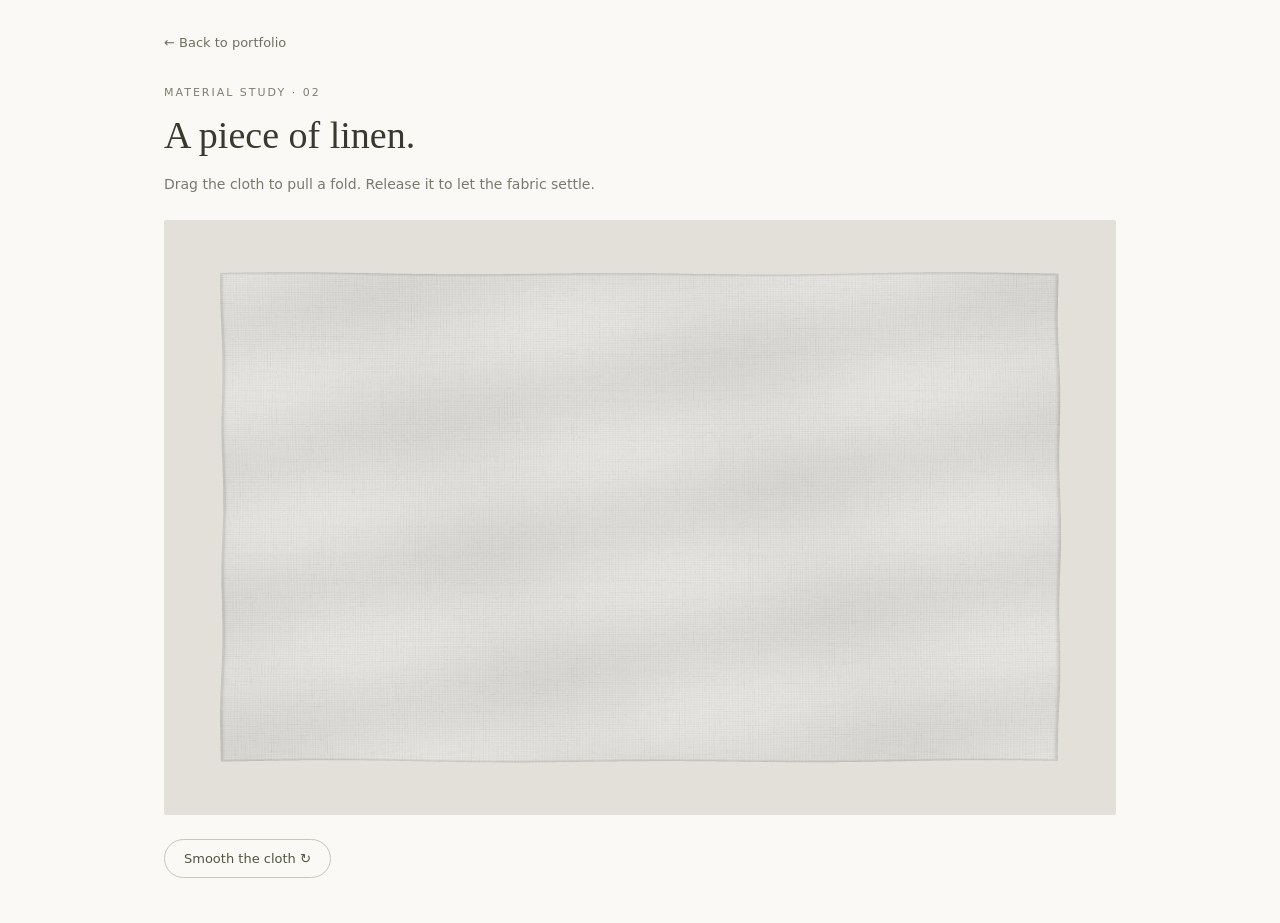
<file: cloth-study/index.html>
<!DOCTYPE html><html lang="en" data-astro-cid-5cbi5ygm> <head><meta charset="utf-8"><meta name="viewport" content="width=device-width"><title>Linen — cloth study</title><style>*{box-sizing:border-box}body{margin:0;background:#faf9f5;color:#39392f;font-family:system-ui,sans-serif}main[data-astro-cid-5cbi5ygm]{max-width:1000px;margin:auto;padding:32px 24px 45px}a[data-astro-cid-5cbi5ygm]{font-size:13px;color:#6e725e;text-decoration:none}.eyebrow[data-astro-cid-5cbi5ygm]{font-size:11px;letter-spacing:2px;margin:35px 0 14px;color:#7d806d}h1[data-astro-cid-5cbi5ygm]{font:400 38px/1.2 Georgia,serif;margin:0 0 12px}.description[data-astro-cid-5cbi5ygm]{font-size:14px;line-height:1.7;color:#787a6d}.stage[data-astro-cid-5cbi5ygm]{margin:24px 0;position:relative;background:#e3e0d9;border-radius:3px;overflow:hidden}canvas[data-astro-cid-5cbi5ygm]{display:block;width:100%;aspect-ratio:1.6;touch-action:none;cursor:grab}canvas[data-astro-cid-5cbi5ygm]:active{cursor:grabbing}.fallback[data-astro-cid-5cbi5ygm]{padding:20px}button[data-astro-cid-5cbi5ygm]{border:1px solid #c8c7b9;background:transparent;border-radius:30px;padding:11px 19px;color:#515641;font:inherit;font-size:13px;cursor:pointer}button[data-astro-cid-5cbi5ygm]:focus-visible{outline:2px solid #536336;outline-offset:4px}@media(max-width:600px){canvas[data-astro-cid-5cbi5ygm]{aspect-ratio:1.1}}
</style></head> <body data-astro-cid-5cbi5ygm> <main data-astro-cid-5cbi5ygm><a href="/" data-astro-cid-5cbi5ygm>← Back to portfolio</a><p class="eyebrow" data-astro-cid-5cbi5ygm>MATERIAL STUDY · 02</p><h1 data-astro-cid-5cbi5ygm>A piece of linen.</h1><p class="description" data-astro-cid-5cbi5ygm>Drag the cloth to pull a fold. Release it to let the fabric settle.</p> <div class="stage" data-astro-cid-5cbi5ygm><canvas aria-label="Interactive linen cloth. Drag to pull the fabric." role="img" data-astro-cid-5cbi5ygm></canvas><p class="fallback" hidden data-astro-cid-5cbi5ygm>WebGL is unavailable. The portfolio keeps its static linen background.</p></div> <button type="button" id="reset" data-astro-cid-5cbi5ygm>Smooth the cloth ↻</button></main> <script type="module" src="/_astro/cloth-study.astro_astro_type_script_index_0_lang.DesbNGRY.js"></script>  </body></html>
</file>
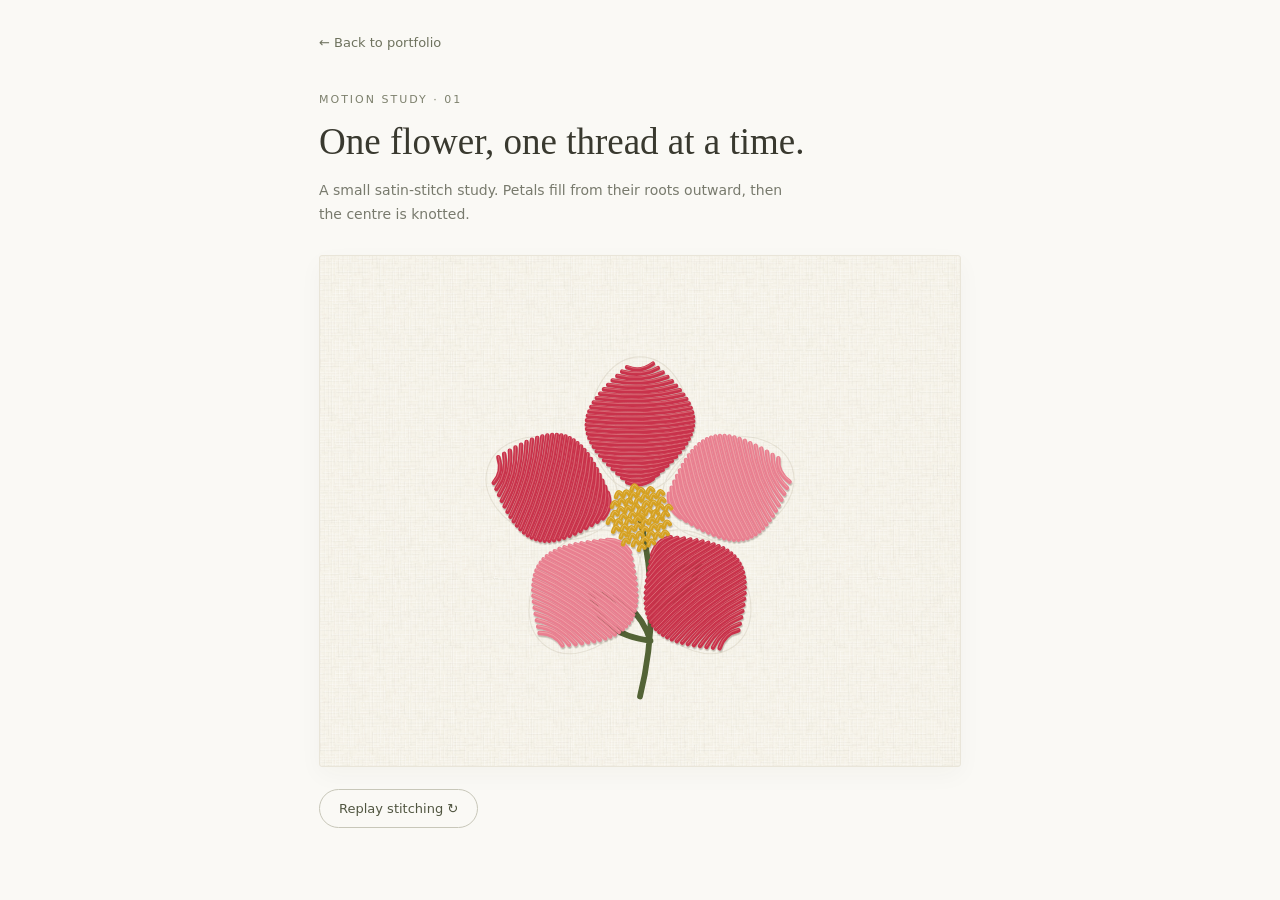
<file: stitch-study/index.html>
<!DOCTYPE html><html lang="en" data-astro-cid-kyjbgipo> <head><meta charset="utf-8"><meta name="viewport" content="width=device-width"><title>One flower — stitch study</title><style>*{box-sizing:border-box}body{margin:0;background:#faf9f5;color:#39392f;font-family:system-ui,sans-serif}main[data-astro-cid-kyjbgipo]{max-width:690px;margin:0 auto;padding:32px 24px 50px}a[data-astro-cid-kyjbgipo]{font-size:13px;color:#6e725e;text-decoration:none}.eyebrow[data-astro-cid-kyjbgipo]{font-size:11px;letter-spacing:2px;margin:42px 0 14px;color:#7d806d}h1[data-astro-cid-kyjbgipo]{font:400 clamp(27px,5vw,37px)/1.2 Georgia,serif;margin:0 0 15px}.description[data-astro-cid-kyjbgipo]{font-size:14px;line-height:1.7;color:#787a6d;max-width:470px}.fabric[data-astro-cid-kyjbgipo]{margin:28px 0 22px;background:#f6f3e9 url(/images/cotton-weave.svg) center/384px;border:1px solid #e9e5d9;border-radius:3px;box-shadow:0 8px 25px #46392009}.fabric[data-astro-cid-kyjbgipo] svg[data-astro-cid-kyjbgipo]{display:block;width:100%;max-height:510px}.stitch[data-astro-cid-kyjbgipo] path[data-astro-cid-kyjbgipo]{stroke-dasharray:1;stroke-dashoffset:1;animation:sew .24s cubic-bezier(.35,0,.2,1) var(--delay) forwards}.stem[data-astro-cid-kyjbgipo]{stroke-dasharray:1;stroke-dashoffset:1;animation:sew 1s ease forwards}.reset[data-astro-cid-kyjbgipo] .stitch[data-astro-cid-kyjbgipo] path[data-astro-cid-kyjbgipo],.reset[data-astro-cid-kyjbgipo] .stem[data-astro-cid-kyjbgipo]{animation:none}button[data-astro-cid-kyjbgipo]{border:1px solid #c8c7b9;background:transparent;border-radius:30px;padding:11px 19px;color:#515641;font:inherit;font-size:13px;cursor:pointer}button[data-astro-cid-kyjbgipo]:hover{background:#eeeee5}button[data-astro-cid-kyjbgipo]:focus-visible{outline:2px solid #536336;outline-offset:4px}@keyframes sew{to{stroke-dashoffset:0}}@media(prefers-reduced-motion:reduce){.stitch[data-astro-cid-kyjbgipo] path[data-astro-cid-kyjbgipo],.stem[data-astro-cid-kyjbgipo]{animation:none;stroke-dashoffset:0}}
</style></head> <body data-astro-cid-kyjbgipo> <main data-astro-cid-kyjbgipo> <a href="/" data-astro-cid-kyjbgipo>← Back to portfolio</a> <p class="eyebrow" data-astro-cid-kyjbgipo>MOTION STUDY · 01</p> <h1 data-astro-cid-kyjbgipo>One flower, one thread at a time.</h1> <p class="description" data-astro-cid-kyjbgipo>A small satin-stitch study. Petals fill from their roots outward, then the centre is knotted.</p> <div class="fabric" data-astro-cid-kyjbgipo> <svg viewBox="0 0 480 440" role="img" aria-label="A pink flower being embroidered, petal by petal, on linen" data-astro-cid-kyjbgipo> <defs data-astro-cid-kyjbgipo> <filter id="raised" x="-20%" y="-20%" width="140%" height="140%" data-astro-cid-kyjbgipo><feDropShadow dx=".5" dy="1.4" stdDeviation=".6" flood-color="#3e2e22" flood-opacity=".32" data-astro-cid-kyjbgipo></feDropShadow></filter> </defs> <g fill="none" stroke="#b6ac95" stroke-width="1" opacity=".24" data-astro-cid-kyjbgipo> <ellipse cx="240" cy="145" rx="43" ry="58" transform="rotate(0 240 225)" data-astro-cid-kyjbgipo></ellipse><ellipse cx="240" cy="145" rx="43" ry="58" transform="rotate(72 240 225)" data-astro-cid-kyjbgipo></ellipse><ellipse cx="240" cy="145" rx="43" ry="58" transform="rotate(144 240 225)" data-astro-cid-kyjbgipo></ellipse><ellipse cx="240" cy="145" rx="43" ry="58" transform="rotate(216 240 225)" data-astro-cid-kyjbgipo></ellipse><ellipse cx="240" cy="145" rx="43" ry="58" transform="rotate(288 240 225)" data-astro-cid-kyjbgipo></ellipse> </g> <path class="stem" d="M240 380 Q259 303 240 226 M249 332 Q204 326 198 291 Q237 294 249 332 M251 305 Q287 292 291 265 Q256 273 251 305" fill="none" stroke="#536336" stroke-width="5" stroke-linecap="round" pathLength="1" data-astro-cid-kyjbgipo></path> <g filter="url(#raised)" fill="none" stroke-linecap="round" data-astro-cid-kyjbgipo> <g class="stitch" style="--delay:0.8s" data-astro-cid-kyjbgipo> <path d="M228.8486413303124,195.09259259259258 Q240.34886897346286,200.09259259259258 251.1513586696876,192.0925925925926" stroke="#c9324b" stroke-width="3.8" pathLength="1" data-astro-cid-kyjbgipo></path> <path d="M228.8486413303124,195.09259259259258 Q240.34886897346286,200.09259259259258 251.1513586696876,192.0925925925926" stroke="#fff5db" stroke-opacity=".32" stroke-width=".75" transform="translate(0 -.8)" pathLength="1" data-astro-cid-kyjbgipo></path> </g><g class="stitch" style="--delay:0.8270000000000001s" data-astro-cid-kyjbgipo> <path d="M224.57501742632357,191.27777777777777 Q241.04188906600157,196.27777777777777 255.42498257367643,188.27777777777777" stroke="#c9324b" stroke-width="3.8" pathLength="1" data-astro-cid-kyjbgipo></path> <path d="M224.57501742632357,191.27777777777777 Q241.04188906600157,196.27777777777777 255.42498257367643,188.27777777777777" stroke="#fff5db" stroke-opacity=".32" stroke-width=".75" transform="translate(0 -.8)" pathLength="1" data-astro-cid-kyjbgipo></path> </g><g class="stitch" style="--delay:0.8540000000000001s" data-astro-cid-kyjbgipo> <path d="M220.38828038968967,187.46296296296296 Q241.72081939626653,192.46296296296296 259.61171961031033,184.46296296296296" stroke="#c9324b" stroke-width="3.8" pathLength="1" data-astro-cid-kyjbgipo></path> <path d="M220.38828038968967,187.46296296296296 Q241.72081939626653,192.46296296296296 259.61171961031033,184.46296296296296" stroke="#fff5db" stroke-opacity=".32" stroke-width=".75" transform="translate(0 -.8)" pathLength="1" data-astro-cid-kyjbgipo></path> </g><g class="stitch" style="--delay:0.881s" data-astro-cid-kyjbgipo> <path d="M216.3450486565512,183.64814814814815 Q242.37647859623493,188.64814814814815 263.65495134344883,180.64814814814815" stroke="#c9324b" stroke-width="3.8" pathLength="1" data-astro-cid-kyjbgipo></path> <path d="M216.3450486565512,183.64814814814815 Q242.37647859623493,188.64814814814815 263.65495134344883,180.64814814814815" stroke="#fff5db" stroke-opacity=".32" stroke-width=".75" transform="translate(0 -.8)" pathLength="1" data-astro-cid-kyjbgipo></path> </g><g class="stitch" style="--delay:0.908s" data-astro-cid-kyjbgipo> <path d="M212.5,179.83333333333334 Q243,184.83333333333334 267.5,176.83333333333334" stroke="#c9324b" stroke-width="3.8" pathLength="1" data-astro-cid-kyjbgipo></path> <path d="M212.5,179.83333333333334 Q243,184.83333333333334 267.5,176.83333333333334" stroke="#fff5db" stroke-opacity=".32" stroke-width=".75" transform="translate(0 -.8)" pathLength="1" data-astro-cid-kyjbgipo></path> </g><g class="stitch" style="--delay:0.935s" data-astro-cid-kyjbgipo> <path d="M208.90513210699692,176.01851851851853 Q243.5829515502167,181.01851851851853 271.0948678930031,173.01851851851853" stroke="#c9324b" stroke-width="3.8" pathLength="1" data-astro-cid-kyjbgipo></path> <path d="M208.90513210699692,176.01851851851853 Q243.5829515502167,181.01851851851853 271.0948678930031,173.01851851851853" stroke="#fff5db" stroke-opacity=".32" stroke-width=".75" transform="translate(0 -.8)" pathLength="1" data-astro-cid-kyjbgipo></path> </g><g class="stitch" style="--delay:0.9620000000000001s" data-astro-cid-kyjbgipo> <path d="M205.60905939885686,172.2037037037037 Q244.1174498272124,177.2037037037037 274.39094060114314,169.2037037037037" stroke="#c9324b" stroke-width="3.8" pathLength="1" data-astro-cid-kyjbgipo></path> <path d="M205.60905939885686,172.2037037037037 Q244.1174498272124,177.2037037037037 274.39094060114314,169.2037037037037" stroke="#fff5db" stroke-opacity=".32" stroke-width=".75" transform="translate(0 -.8)" pathLength="1" data-astro-cid-kyjbgipo></path> </g><g class="stitch" style="--delay:0.9890000000000001s" data-astro-cid-kyjbgipo> <path d="M202.65635560459782,168.38888888888889 Q244.59626665871386,173.38888888888889 277.3436443954022,165.38888888888889" stroke="#c9324b" stroke-width="3.8" pathLength="1" data-astro-cid-kyjbgipo></path> <path d="M202.65635560459782,168.38888888888889 Q244.59626665871386,173.38888888888889 277.3436443954022,165.38888888888889" stroke="#fff5db" stroke-opacity=".32" stroke-width=".75" transform="translate(0 -.8)" pathLength="1" data-astro-cid-kyjbgipo></path> </g><g class="stitch" style="--delay:1.016s" data-astro-cid-kyjbgipo> <path d="M200.08695097772136,164.57407407407408 Q245.01292686847762,169.57407407407408 279.91304902227864,161.57407407407408" stroke="#c9324b" stroke-width="3.8" pathLength="1" data-astro-cid-kyjbgipo></path> <path d="M200.08695097772136,164.57407407407408 Q245.01292686847762,169.57407407407408 279.91304902227864,161.57407407407408" stroke="#fff5db" stroke-opacity=".32" stroke-width=".75" transform="translate(0 -.8)" pathLength="1" data-astro-cid-kyjbgipo></path> </g><g class="stitch" style="--delay:1.0430000000000001s" data-astro-cid-kyjbgipo> <path d="M197.93559230803373,160.75925925925927 Q245.36179584194048,165.75925925925927 282.06440769196627,157.75925925925927" stroke="#c9324b" stroke-width="3.8" pathLength="1" data-astro-cid-kyjbgipo></path> <path d="M197.93559230803373,160.75925925925927 Q245.36179584194048,165.75925925925927 282.06440769196627,157.75925925925927" stroke="#fff5db" stroke-opacity=".32" stroke-width=".75" transform="translate(0 -.8)" pathLength="1" data-astro-cid-kyjbgipo></path> </g><g class="stitch" style="--delay:1.07s" data-astro-cid-kyjbgipo> <path d="M196.2313730309214,156.94444444444446 Q245.63815572471546,161.94444444444446 283.7686269690786,153.94444444444446" stroke="#c9324b" stroke-width="3.8" pathLength="1" data-astro-cid-kyjbgipo></path> <path d="M196.2313730309214,156.94444444444446 Q245.63815572471546,161.94444444444446 283.7686269690786,153.94444444444446" stroke="#fff5db" stroke-opacity=".32" stroke-width=".75" transform="translate(0 -.8)" pathLength="1" data-astro-cid-kyjbgipo></path> </g><g class="stitch" style="--delay:1.097s" data-astro-cid-kyjbgipo> <path d="M194.99733978854653,153.12962962962962 Q245.83826922347893,158.12962962962962 285.0026602114535,150.12962962962962" stroke="#c9324b" stroke-width="3.8" pathLength="1" data-astro-cid-kyjbgipo></path> <path d="M194.99733978854653,153.12962962962962 Q245.83826922347893,158.12962962962962 285.0026602114535,150.12962962962962" stroke="#fff5db" stroke-opacity=".32" stroke-width=".75" transform="translate(0 -.8)" pathLength="1" data-astro-cid-kyjbgipo></path> </g><g class="stitch" style="--delay:1.124s" data-astro-cid-kyjbgipo> <path d="M194.25018076354812,149.3148148148148 Q245.95943014645167,154.3148148148148 285.7498192364519,146.3148148148148" stroke="#c9324b" stroke-width="3.8" pathLength="1" data-astro-cid-kyjbgipo></path> <path d="M194.25018076354812,149.3148148148148 Q245.95943014645167,154.3148148148148 285.7498192364519,146.3148148148148" stroke="#fff5db" stroke-opacity=".32" stroke-width=".75" transform="translate(0 -.8)" pathLength="1" data-astro-cid-kyjbgipo></path> </g><g class="stitch" style="--delay:1.151s" data-astro-cid-kyjbgipo> <path d="M194,145.5 Q246,150.5 286,142.5" stroke="#c9324b" stroke-width="3.8" pathLength="1" data-astro-cid-kyjbgipo></path> <path d="M194,145.5 Q246,150.5 286,142.5" stroke="#fff5db" stroke-opacity=".32" stroke-width=".75" transform="translate(0 -.8)" pathLength="1" data-astro-cid-kyjbgipo></path> </g><g class="stitch" style="--delay:1.178s" data-astro-cid-kyjbgipo> <path d="M194.25018076354812,141.68518518518516 Q245.95943014645167,146.68518518518516 285.7498192364519,138.68518518518516" stroke="#c9324b" stroke-width="3.8" pathLength="1" data-astro-cid-kyjbgipo></path> <path d="M194.25018076354812,141.68518518518516 Q245.95943014645167,146.68518518518516 285.7498192364519,138.68518518518516" stroke="#fff5db" stroke-opacity=".32" stroke-width=".75" transform="translate(0 -.8)" pathLength="1" data-astro-cid-kyjbgipo></path> </g><g class="stitch" style="--delay:1.205s" data-astro-cid-kyjbgipo> <path d="M194.99733978854653,137.87037037037038 Q245.83826922347893,142.87037037037038 285.0026602114535,134.87037037037038" stroke="#c9324b" stroke-width="3.8" pathLength="1" data-astro-cid-kyjbgipo></path> <path d="M194.99733978854653,137.87037037037038 Q245.83826922347893,142.87037037037038 285.0026602114535,134.87037037037038" stroke="#fff5db" stroke-opacity=".32" stroke-width=".75" transform="translate(0 -.8)" pathLength="1" data-astro-cid-kyjbgipo></path> </g><g class="stitch" style="--delay:1.232s" data-astro-cid-kyjbgipo> <path d="M196.2313730309214,134.05555555555554 Q245.63815572471546,139.05555555555554 283.7686269690786,131.05555555555554" stroke="#c9324b" stroke-width="3.8" pathLength="1" data-astro-cid-kyjbgipo></path> <path d="M196.2313730309214,134.05555555555554 Q245.63815572471546,139.05555555555554 283.7686269690786,131.05555555555554" stroke="#fff5db" stroke-opacity=".32" stroke-width=".75" transform="translate(0 -.8)" pathLength="1" data-astro-cid-kyjbgipo></path> </g><g class="stitch" style="--delay:1.2590000000000001s" data-astro-cid-kyjbgipo> <path d="M197.93559230803373,130.24074074074076 Q245.36179584194048,135.24074074074076 282.06440769196627,127.24074074074075" stroke="#c9324b" stroke-width="3.8" pathLength="1" data-astro-cid-kyjbgipo></path> <path d="M197.93559230803373,130.24074074074076 Q245.36179584194048,135.24074074074076 282.06440769196627,127.24074074074075" stroke="#fff5db" stroke-opacity=".32" stroke-width=".75" transform="translate(0 -.8)" pathLength="1" data-astro-cid-kyjbgipo></path> </g><g class="stitch" style="--delay:1.286s" data-astro-cid-kyjbgipo> <path d="M200.08695097772136,126.42592592592592 Q245.01292686847762,131.42592592592592 279.91304902227864,123.42592592592592" stroke="#c9324b" stroke-width="3.8" pathLength="1" data-astro-cid-kyjbgipo></path> <path d="M200.08695097772136,126.42592592592592 Q245.01292686847762,131.42592592592592 279.91304902227864,123.42592592592592" stroke="#fff5db" stroke-opacity=".32" stroke-width=".75" transform="translate(0 -.8)" pathLength="1" data-astro-cid-kyjbgipo></path> </g><g class="stitch" style="--delay:1.3130000000000002s" data-astro-cid-kyjbgipo> <path d="M202.65635560459782,122.61111111111111 Q244.59626665871386,127.61111111111111 277.3436443954022,119.61111111111111" stroke="#c9324b" stroke-width="3.8" pathLength="1" data-astro-cid-kyjbgipo></path> <path d="M202.65635560459782,122.61111111111111 Q244.59626665871386,127.61111111111111 277.3436443954022,119.61111111111111" stroke="#fff5db" stroke-opacity=".32" stroke-width=".75" transform="translate(0 -.8)" pathLength="1" data-astro-cid-kyjbgipo></path> </g><g class="stitch" style="--delay:1.34s" data-astro-cid-kyjbgipo> <path d="M205.60905939885686,118.79629629629629 Q244.1174498272124,123.79629629629629 274.39094060114314,115.79629629629629" stroke="#c9324b" stroke-width="3.8" pathLength="1" data-astro-cid-kyjbgipo></path> <path d="M205.60905939885686,118.79629629629629 Q244.1174498272124,123.79629629629629 274.39094060114314,115.79629629629629" stroke="#fff5db" stroke-opacity=".32" stroke-width=".75" transform="translate(0 -.8)" pathLength="1" data-astro-cid-kyjbgipo></path> </g><g class="stitch" style="--delay:1.367s" data-astro-cid-kyjbgipo> <path d="M208.90513210699692,114.98148148148148 Q243.5829515502167,119.98148148148148 271.0948678930031,111.98148148148148" stroke="#c9324b" stroke-width="3.8" pathLength="1" data-astro-cid-kyjbgipo></path> <path d="M208.90513210699692,114.98148148148148 Q243.5829515502167,119.98148148148148 271.0948678930031,111.98148148148148" stroke="#fff5db" stroke-opacity=".32" stroke-width=".75" transform="translate(0 -.8)" pathLength="1" data-astro-cid-kyjbgipo></path> </g><g class="stitch" style="--delay:1.3940000000000001s" data-astro-cid-kyjbgipo> <path d="M212.5,111.16666666666666 Q243,116.16666666666666 267.5,108.16666666666666" stroke="#c9324b" stroke-width="3.8" pathLength="1" data-astro-cid-kyjbgipo></path> <path d="M212.5,111.16666666666666 Q243,116.16666666666666 267.5,108.16666666666666" stroke="#fff5db" stroke-opacity=".32" stroke-width=".75" transform="translate(0 -.8)" pathLength="1" data-astro-cid-kyjbgipo></path> </g><g class="stitch" style="--delay:1.421s" data-astro-cid-kyjbgipo> <path d="M216.34504865655117,107.35185185185185 Q242.37647859623493,112.35185185185185 263.65495134344883,104.35185185185185" stroke="#c9324b" stroke-width="3.8" pathLength="1" data-astro-cid-kyjbgipo></path> <path d="M216.34504865655117,107.35185185185185 Q242.37647859623493,112.35185185185185 263.65495134344883,104.35185185185185" stroke="#fff5db" stroke-opacity=".32" stroke-width=".75" transform="translate(0 -.8)" pathLength="1" data-astro-cid-kyjbgipo></path> </g><g class="stitch" style="--delay:1.448s" data-astro-cid-kyjbgipo> <path d="M220.38828038968967,103.53703703703704 Q241.72081939626653,108.53703703703704 259.61171961031033,100.53703703703704" stroke="#c9324b" stroke-width="3.8" pathLength="1" data-astro-cid-kyjbgipo></path> <path d="M220.38828038968967,103.53703703703704 Q241.72081939626653,108.53703703703704 259.61171961031033,100.53703703703704" stroke="#fff5db" stroke-opacity=".32" stroke-width=".75" transform="translate(0 -.8)" pathLength="1" data-astro-cid-kyjbgipo></path> </g><g class="stitch" style="--delay:1.475s" data-astro-cid-kyjbgipo> <path d="M224.57501742632357,99.72222222222223 Q241.04188906600157,104.72222222222223 255.42498257367643,96.72222222222223" stroke="#c9324b" stroke-width="3.8" pathLength="1" data-astro-cid-kyjbgipo></path> <path d="M224.57501742632357,99.72222222222223 Q241.04188906600157,104.72222222222223 255.42498257367643,96.72222222222223" stroke="#fff5db" stroke-opacity=".32" stroke-width=".75" transform="translate(0 -.8)" pathLength="1" data-astro-cid-kyjbgipo></path> </g><g class="stitch" style="--delay:1.502s" data-astro-cid-kyjbgipo> <path d="M228.8486413303124,95.90740740740739 Q240.34886897346286,100.90740740740739 251.1513586696876,92.90740740740739" stroke="#c9324b" stroke-width="3.8" pathLength="1" data-astro-cid-kyjbgipo></path> <path d="M228.8486413303124,95.90740740740739 Q240.34886897346286,100.90740740740739 251.1513586696876,92.90740740740739" stroke="#fff5db" stroke-opacity=".32" stroke-width=".75" transform="translate(0 -.8)" pathLength="1" data-astro-cid-kyjbgipo></path> </g><g class="stitch" style="--delay:1.35s" data-astro-cid-kyjbgipo> <path d="M264.99767536100484,205.15253052506506 Q263.79615856044313,217.6349819358357 274.7427635884981,225.43662419864194" stroke="#e97f90" stroke-width="3.8" pathLength="1" data-astro-cid-kyjbgipo></path> <path d="M264.99767536100484,205.15253052506506 Q263.79615856044313,217.6349819358357 274.7427635884981,225.43662419864194" stroke="#fff5db" stroke-opacity=".32" stroke-width=".75" transform="translate(0 -.8)" pathLength="1" data-astro-cid-kyjbgipo></path> </g><g class="stitch" style="--delay:1.377s" data-astro-cid-kyjbgipo> <path d="M267.30515743519425,199.90923005481068 Q267.63841803456984,217.11524060259703 279.69149049048656,228.32223945255413" stroke="#e97f90" stroke-width="3.8" pathLength="1" data-astro-cid-kyjbgipo></path> <path d="M267.30515743519425,199.90923005481068 Q267.63841803456984,217.11524060259703 279.69149049048656,228.32223945255413" stroke="#fff5db" stroke-opacity=".32" stroke-width=".75" transform="translate(0 -.8)" pathLength="1" data-astro-cid-kyjbgipo></path> </g><g class="stitch" style="--delay:1.4040000000000001s" data-astro-cid-kyjbgipo> <path d="M269.63948902798427,194.74856390593465 Q271.4763235327072,216.58209910913484 284.6133678738744,231.12522038508797" stroke="#e97f90" stroke-width="3.8" pathLength="1" data-astro-cid-kyjbgipo></path> <path d="M269.63948902798427,194.74856390593465 Q271.4763235327072,216.58209910913484 284.6133678738744,231.12522038508797" stroke="#fff5db" stroke-opacity=".32" stroke-width=".75" transform="translate(0 -.8)" pathLength="1" data-astro-cid-kyjbgipo></path> </g><g class="stitch" style="--delay:1.431s" data-astro-cid-kyjbgipo> <path d="M272.0181661983373,189.72437941107086 Q275.30703785610467,216.02682545556257 289.49089967969917,233.79171966360957" stroke="#e97f90" stroke-width="3.8" pathLength="1" data-astro-cid-kyjbgipo></path> <path d="M272.0181661983373,189.72437941107086 Q275.30703785610467,216.02682545556257 289.49089967969917,233.79171966360957" stroke="#fff5db" stroke-opacity=".32" stroke-width=".75" transform="translate(0 -.8)" pathLength="1" data-astro-cid-kyjbgipo></path> </g><g class="stitch" style="--delay:1.4580000000000002s" data-astro-cid-kyjbgipo> <path d="M274.4580853073534,184.88867822261483 Q279.12782105431353,215.44098694149173 294.30718954686097,236.2697356357234" stroke="#e97f90" stroke-width="3.8" pathLength="1" data-astro-cid-kyjbgipo></path> <path d="M274.4580853073534,184.88867822261483 Q279.12782105431353,215.44098694149173 294.30718954686097,236.2697356357234" stroke="#fff5db" stroke-opacity=".32" stroke-width=".75" transform="translate(0 -.8)" pathLength="1" data-astro-cid-kyjbgipo></path> </g><g class="stitch" style="--delay:1.485s" data-astro-cid-kyjbgipo> <path d="M276.97531452397146,180.2909130795829 Q282.93606747831666,214.8165642038386 299.0461693064207,238.50981556241314" stroke="#e97f90" stroke-width="3.8" pathLength="1" data-astro-cid-kyjbgipo></path> <path d="M276.97531452397146,180.2909130795829 Q282.93606747831666,214.8165642038386 299.0461693064207,238.50981556241314" stroke="#fff5db" stroke-opacity=".32" stroke-width=".75" transform="translate(0 -.8)" pathLength="1" data-astro-cid-kyjbgipo></path> </g><g class="stitch" style="--delay:1.512s" data-astro-cid-kyjbgipo> <path d="M279.58487653054965,175.9773190441526 Q286.72934101746137,214.1460596649528 303.6928162760203,240.46572438150125" stroke="#e97f90" stroke-width="3.8" pathLength="1" data-astro-cid-kyjbgipo></path> <path d="M279.58487653054965,175.9773190441526 Q286.72934101746137,214.1460596649528 303.6928162760203,240.46572438150125" stroke="#fff5db" stroke-opacity=".32" stroke-width=".75" transform="translate(0 -.8)" pathLength="1" data-astro-cid-kyjbgipo></path> </g><g class="stitch" style="--delay:1.5390000000000001s" data-astro-cid-kyjbgipo> <path d="M282.30054536685714,171.99028825176202 Q290.50540804367694,213.42259892449297 308.2333564158907,242.09506995754964" stroke="#e97f90" stroke-width="3.8" pathLength="1" data-astro-cid-kyjbgipo></path> <path d="M282.30054536685714,171.99028825176202 Q290.50540804367694,213.42259892449297 308.2333564158907,242.09506995754964" stroke="#fff5db" stroke-opacity=".32" stroke-width=".75" transform="translate(0 -.8)" pathLength="1" data-astro-cid-kyjbgipo></path> </g><g class="stitch" style="--delay:1.566s" data-astro-cid-kyjbgipo> <path d="M285.1346601598156,168.36779663020116 Q294.26226761746267,212.6400237238986 312.65545059911005,243.35987636276832" stroke="#e97f90" stroke-width="3.8" pathLength="1" data-astro-cid-kyjbgipo></path> <path d="M285.1346601598156,168.36779663020116 Q294.26226761746267,212.6400237238986 312.65545059911005,243.35987636276832" stroke="#fff5db" stroke-opacity=".32" stroke-width=".75" transform="translate(0 -.8)" pathLength="1" data-astro-cid-kyjbgipo></path> </g><g class="stitch" style="--delay:1.593s" data-astro-cid-kyjbgipo> <path d="M288.0979582579752,165.14289034033558 Q297.9981785471618,211.79297522627255 316.9483614771283,244.2270974362917" stroke="#e97f90" stroke-width="3.8" pathLength="1" data-astro-cid-kyjbgipo></path> <path d="M288.0979582579752,165.14289034033558 Q297.9981785471618,211.79297522627255 316.9483614771283,244.2270974362917" stroke="#fff5db" stroke-opacity=".32" stroke-width=".75" transform="translate(0 -.8)" pathLength="1" data-astro-cid-kyjbgipo></path> </g><g class="stitch" style="--delay:1.62s" data-astro-cid-kyjbgipo> <path d="M291.199430027295,162.34323888347097 Q301.7116829355916,210.87696648545716 321.10309868398633,244.66906367681412" stroke="#e97f90" stroke-width="3.8" pathLength="1" data-astro-cid-kyjbgipo></path> <path d="M291.199430027295,162.34323888347097 Q301.7116829355916,210.87696648545716 321.10309868398633,244.66906367681412" stroke="#fff5db" stroke-opacity=".32" stroke-width=".75" transform="translate(0 -.8)" pathLength="1" data-astro-cid-kyjbgipo></path> </g><g class="stitch" style="--delay:1.647s" data-astro-cid-kyjbgipo> <path d="M294.4461972718665,159.9907609188144 Q305.4016258956023,209.8884431242837 325.1125404155927,244.6638564251285" stroke="#e97f90" stroke-width="3.8" pathLength="1" data-astro-cid-kyjbgipo></path> <path d="M294.4461972718665,159.9907609188144 Q305.4016258956023,209.8884431242837 325.1125404155927,244.6638564251285" stroke="#fff5db" stroke-opacity=".32" stroke-width=".75" transform="translate(0 -.8)" pathLength="1" data-astro-cid-kyjbgipo></path> </g><g class="stitch" style="--delay:1.6740000000000002s" data-astro-cid-kyjbgipo> <path d="M297.8434169237303,158.10132785120985 Q309.06717116794397,208.82483140142614 328.97152973990677,244.19560427639087" stroke="#e97f90" stroke-width="3.8" pathLength="1" data-astro-cid-kyjbgipo></path> <path d="M297.8434169237303,158.10132785120985 Q309.06717116794397,208.82483140142614 328.97152973990677,244.19560427639087" stroke="#fff5db" stroke-opacity=".32" stroke-width=".75" transform="translate(0 -.8)" pathLength="1" data-astro-cid-kyjbgipo></path> </g><g class="stitch" style="--delay:1.701s" data-astro-cid-kyjbgipo> <path d="M301.3942113042171,156.68454919761461 Q312.7078124302386,207.68457301683733 332.67694433559774,243.2546977136439" stroke="#e97f90" stroke-width="3.8" pathLength="1" data-astro-cid-kyjbgipo></path> <path d="M301.3942113042171,156.68454919761461 Q312.7078124302386,207.68457301683733 332.67694433559774,243.2546977136439" stroke="#fff5db" stroke-opacity=".32" stroke-width=".75" transform="translate(0 -.8)" pathLength="1" data-astro-cid-kyjbgipo></path> </g><g class="stitch" style="--delay:1.7280000000000002s" data-astro-cid-kyjbgipo> <path d="M305.0996258999081,155.74364263486765 Q316.3233801441218,206.46714618508395 336.2277387160846,241.83791906004868" stroke="#e97f90" stroke-width="3.8" pathLength="1" data-astro-cid-kyjbgipo></path> <path d="M305.0996258999081,155.74364263486765 Q316.3233801441218,206.46714618508395 336.2277387160846,241.83791906004868" stroke="#fff5db" stroke-opacity=".32" stroke-width=".75" transform="translate(0 -.8)" pathLength="1" data-astro-cid-kyjbgipo></path> </g><g class="stitch" style="--delay:1.7550000000000001s" data-astro-cid-kyjbgipo> <path d="M308.9586152242221,155.27539048613002 Q319.914043847958,205.17307269159932 339.6249583679484,239.94848599244412" stroke="#e97f90" stroke-width="3.8" pathLength="1" data-astro-cid-kyjbgipo></path> <path d="M308.9586152242221,155.27539048613002 Q319.914043847958,205.17307269159932 339.6249583679484,239.94848599244412" stroke="#fff5db" stroke-opacity=".32" stroke-width=".75" transform="translate(0 -.8)" pathLength="1" data-astro-cid-kyjbgipo></path> </g><g class="stitch" style="--delay:1.782s" data-astro-cid-kyjbgipo> <path d="M312.96805695582856,155.2701832344444 Q323.48030986412516,203.8039108364306 342.87172561251987,237.59600802778755" stroke="#e97f90" stroke-width="3.8" pathLength="1" data-astro-cid-kyjbgipo></path> <path d="M312.96805695582856,155.2701832344444 Q323.48030986412516,203.8039108364306 342.87172561251987,237.59600802778755" stroke="#fff5db" stroke-opacity=".32" stroke-width=".75" transform="translate(0 -.8)" pathLength="1" data-astro-cid-kyjbgipo></path> </g><g class="stitch" style="--delay:1.8090000000000002s" data-astro-cid-kyjbgipo> <path d="M317.12279416268655,155.71214947496682 Q327.02301445187317,202.36223436090378 345.97319738183967,234.79635657092294" stroke="#e97f90" stroke-width="3.8" pathLength="1" data-astro-cid-kyjbgipo></path> <path d="M317.12279416268655,155.71214947496682 Q327.02301445187317,202.36223436090378 345.97319738183967,234.79635657092294" stroke="#fff5db" stroke-opacity=".32" stroke-width=".75" transform="translate(0 -.8)" pathLength="1" data-astro-cid-kyjbgipo></path> </g><g class="stitch" style="--delay:1.836s" data-astro-cid-kyjbgipo> <path d="M321.4157050407048,156.5793705484902 Q330.5433124983519,200.85159764218764 348.9364954799993,231.57145028105737" stroke="#e97f90" stroke-width="3.8" pathLength="1" data-astro-cid-kyjbgipo></path> <path d="M321.4157050407048,156.5793705484902 Q330.5433124983519,200.85159764218764 348.9364954799993,231.57145028105737" stroke="#fff5db" stroke-opacity=".32" stroke-width=".75" transform="translate(0 -.8)" pathLength="1" data-astro-cid-kyjbgipo></path> </g><g class="stitch" style="--delay:1.863s" data-astro-cid-kyjbgipo> <path d="M325.83779922392415,157.84417695370888 Q334.042661900744,199.27648762643983 351.77061027295775,227.9489586594965" stroke="#e97f90" stroke-width="3.8" pathLength="1" data-astro-cid-kyjbgipo></path> <path d="M325.83779922392415,157.84417695370888 Q334.042661900744,199.27648762643983 351.77061027295775,227.9489586594965" stroke="#fff5db" stroke-opacity=".32" stroke-width=".75" transform="translate(0 -.8)" pathLength="1" data-astro-cid-kyjbgipo></path> </g><g class="stitch" style="--delay:1.8900000000000001s" data-astro-cid-kyjbgipo> <path d="M330.3783393637945,159.47352252975728 Q337.5228038507062,197.64226315055745 354.48627910926524,223.9619278671059" stroke="#e97f90" stroke-width="3.8" pathLength="1" data-astro-cid-kyjbgipo></path> <path d="M330.3783393637945,159.47352252975728 Q337.5228038507062,197.64226315055745 354.48627910926524,223.9619278671059" stroke="#fff5db" stroke-opacity=".32" stroke-width=".75" transform="translate(0 -.8)" pathLength="1" data-astro-cid-kyjbgipo></path> </g><g class="stitch" style="--delay:1.917s" data-astro-cid-kyjbgipo> <path d="M335.02498633339417,161.42943134884538 Q340.98573928773936,195.95508247310107 357.0958411158434,219.64833383167561" stroke="#e97f90" stroke-width="3.8" pathLength="1" data-astro-cid-kyjbgipo></path> <path d="M335.02498633339417,161.42943134884538 Q340.98573928773936,195.95508247310107 357.0958411158434,219.64833383167561" stroke="#fff5db" stroke-opacity=".32" stroke-width=".75" transform="translate(0 -.8)" pathLength="1" data-astro-cid-kyjbgipo></path> </g><g class="stitch" style="--delay:1.944s" data-astro-cid-kyjbgipo> <path d="M339.7639660929539,163.66951127553511 Q344.4337018399141,194.22181999441202 359.6130703324615,215.0505686886437" stroke="#e97f90" stroke-width="3.8" pathLength="1" data-astro-cid-kyjbgipo></path> <path d="M339.7639660929539,163.66951127553511 Q344.4337018399141,194.22181999441202 359.6130703324615,215.0505686886437" stroke="#fff5db" stroke-opacity=".32" stroke-width=".75" transform="translate(0 -.8)" pathLength="1" data-astro-cid-kyjbgipo></path> </g><g class="stitch" style="--delay:1.971s" data-astro-cid-kyjbgipo> <path d="M344.5802559601157,166.14752724764895 Q347.86912761788307,192.44997329214067 362.05298944147756,210.21486750018767" stroke="#e97f90" stroke-width="3.8" pathLength="1" data-astro-cid-kyjbgipo></path> <path d="M344.5802559601157,166.14752724764895 Q347.86912761788307,192.44997329214067 362.05298944147756,210.21486750018767" stroke="#fff5db" stroke-opacity=".32" stroke-width=".75" transform="translate(0 -.8)" pathLength="1" data-astro-cid-kyjbgipo></path> </g><g class="stitch" style="--delay:1.9980000000000002s" data-astro-cid-kyjbgipo> <path d="M349.4577877659405,168.81402652617055 Q351.2946222706634,190.64756172937075 364.43166661183056,205.19068300532388" stroke="#e97f90" stroke-width="3.8" pathLength="1" data-astro-cid-kyjbgipo></path> <path d="M349.4577877659405,168.81402652617055 Q351.2946222706634,190.64756172937075 364.43166661183056,205.19068300532388" stroke="#fff5db" stroke-opacity=".32" stroke-width=".75" transform="translate(0 -.8)" pathLength="1" data-astro-cid-kyjbgipo></path> </g><g class="stitch" style="--delay:2.0250000000000004s" data-astro-cid-kyjbgipo> <path d="M354.37966514932833,171.61700745870436 Q354.71292574870387,188.82301800649074 366.7659982046206,200.03001685644787" stroke="#e97f90" stroke-width="3.8" pathLength="1" data-astro-cid-kyjbgipo></path> <path d="M354.37966514932833,171.61700745870436 Q354.71292574870387,188.82301800649074 366.7659982046206,200.03001685644787" stroke="#fff5db" stroke-opacity=".32" stroke-width=".75" transform="translate(0 -.8)" pathLength="1" data-astro-cid-kyjbgipo></path> </g><g class="stitch" style="--delay:2.052s" data-astro-cid-kyjbgipo> <path d="M359.32839205131677,174.50262271261656 Q358.126875250755,186.98507412338722 369.07348027881,194.78671638619346" stroke="#e97f90" stroke-width="3.8" pathLength="1" data-astro-cid-kyjbgipo></path> <path d="M359.32839205131677,174.50262271261656 Q358.126875250755,186.98507412338722 369.07348027881,194.78671638619346" stroke="#fff5db" stroke-opacity=".32" stroke-width=".75" transform="translate(0 -.8)" pathLength="1" data-astro-cid-kyjbgipo></path> </g><g class="stitch" style="--delay:1.9000000000000001s" data-astro-cid-kyjbgipo> <path d="M266.6007716825244,242.6409966812216 Q254.35796581857278,245.35557591599692 250.3208500911065,258.1772560024788" stroke="#c9324b" stroke-width="3.8" pathLength="1" data-astro-cid-kyjbgipo></path> <path d="M266.6007716825244,242.6409966812216 Q254.35796581857278,245.35557591599692 250.3208500911065,258.1772560024788" stroke="#fff5db" stroke-opacity=".32" stroke-width=".75" transform="translate(0 -.8)" pathLength="1" data-astro-cid-kyjbgipo></path> </g><g class="stitch" style="--delay:1.927s" data-astro-cid-kyjbgipo> <path d="M272.30049793679336,243.2152735921909 Q256.0395926746407,248.84917292151206 249.1057076135875,263.7754791226665" stroke="#c9324b" stroke-width="3.8" pathLength="1" data-astro-cid-kyjbgipo></path> <path d="M272.30049793679336,243.2152735921909 Q256.0395926746407,248.84917292151206 249.1057076135875,263.7754791226665" stroke="#fff5db" stroke-opacity=".32" stroke-width=".75" transform="translate(0 -.8)" pathLength="1" data-astro-cid-kyjbgipo></path> </g><g class="stitch" style="--delay:1.9540000000000002s" data-astro-cid-kyjbgipo> <path d="M277.9299312387842,243.84062132240928 Q257.7326183878347,252.33448817255436 247.96085808834667,269.3226314236051" stroke="#c9324b" stroke-width="3.8" pathLength="1" data-astro-cid-kyjbgipo></path> <path d="M277.9299312387842,243.84062132240928 Q257.7326183878347,252.33448817255436 247.96085808834667,269.3226314236051" stroke="#fff5db" stroke-opacity=".32" stroke-width=".75" transform="translate(0 -.8)" pathLength="1" data-astro-cid-kyjbgipo></path> </g><g class="stitch" style="--delay:1.981s" data-astro-cid-kyjbgipo> <path d="M283.4432663114643,244.55031935364806 Q259.44447084091695,255.80612499640418 246.9321067924166,274.7854334235234" stroke="#c9324b" stroke-width="3.8" pathLength="1" data-astro-cid-kyjbgipo></path> <path d="M283.4432663114643,244.55031935364806 Q259.44447084091695,255.80612499640418 246.9321067924166,274.7854334235234" stroke="#fff5db" stroke-opacity=".32" stroke-width=".75" transform="translate(0 -.8)" pathLength="1" data-astro-cid-kyjbgipo></path> </g><g class="stitch" style="--delay:2.008s" data-astro-cid-kyjbgipo> <path d="M288.79626790718777,245.3765064745588 Q261.1823233172895,259.2588716976045 246.06368897344305,280.1317463337697" stroke="#c9324b" stroke-width="3.8" pathLength="1" data-astro-cid-kyjbgipo></path> <path d="M288.79626790718777,245.3765064745588 Q261.1823233172895,259.2588716976045 246.06368897344305,280.1317463337697" stroke="#fff5db" stroke-opacity=".32" stroke-width=".75" transform="translate(0 -.8)" pathLength="1" data-astro-cid-kyjbgipo></path> </g><g class="stitch" style="--delay:2.035s" data-astro-cid-kyjbgipo> <path d="M293.9468690135351,246.34974615869038 Q262.952997494642,262.6877720372014 245.39767164384568,285.3310066807951" stroke="#c9324b" stroke-width="3.8" pathLength="1" data-astro-cid-kyjbgipo></path> <path d="M293.9468690135351,246.34974615869038 Q262.952997494642,262.6877720372014 245.39767164384568,285.3310066807951" stroke="#fff5db" stroke-opacity=".32" stroke-width=".75" transform="translate(0 -.8)" pathLength="1" data-astro-cid-kyjbgipo></path> </g><g class="stitch" style="--delay:2.0620000000000003s" data-astro-cid-kyjbgipo> <path d="M298.85573973749086,247.4986132459404 Q264.7628711934633,266.0881922573737 244.97338469663995,290.354639624702" stroke="#c9324b" stroke-width="3.8" pathLength="1" data-astro-cid-kyjbgipo></path> <path d="M298.85573973749086,247.4986132459404 Q264.7628711934633,266.0881922573737 244.97338469663995,290.354639624702" stroke="#fff5db" stroke-opacity=".32" stroke-width=".75" transform="translate(0 -.8)" pathLength="1" data-astro-cid-kyjbgipo></path> </g><g class="stitch" style="--delay:2.089s" data-astro-cid-kyjbgipo> <path d="M303.4868191747768,248.84930751686542 Q266.61779212796085,269.4558837450582 244.826889036104,295.176445384934" stroke="#c9324b" stroke-width="3.8" pathLength="1" data-astro-cid-kyjbgipo></path> <path d="M303.4868191747768,248.84930751686542 Q266.61779212796085,269.4558837450582 244.826889036104,295.176445384934" stroke="#fff5db" stroke-opacity=".32" stroke-width=".75" transform="translate(0 -.8)" pathLength="1" data-astro-cid-kyjbgipo></path> </g><g class="stitch" style="--delay:2.116s" data-astro-cid-kyjbgipo> <path d="M307.8078030717205,250.42529938559392 Q268.52299882575716,272.78704048715286 244.99048891591028,299.77295354736253" stroke="#c9324b" stroke-width="3.8" pathLength="1" data-astro-cid-kyjbgipo></path> <path d="M307.8078030717205,250.42529938559392 Q268.52299882575716,272.78704048715286 244.99048891591028,299.77295354736253" stroke="#fff5db" stroke-opacity=".32" stroke-width=".75" transform="translate(0 -.8)" pathLength="1" data-astro-cid-kyjbgipo></path> </g><g class="stitch" style="--delay:2.1430000000000002s" data-astro-cid-kyjbgipo> <path d="M311.7905806848686,252.24701250273847 Q270.4830497857905,276.0783505403153 245.49229507951213,304.123740461375" stroke="#c9324b" stroke-width="3.8" pathLength="1" data-astro-cid-kyjbgipo></path> <path d="M311.7905806848686,252.24701250273847 Q270.4830497857905,276.0783505403153 245.49229507951213,304.123740461375" stroke="#fff5db" stroke-opacity=".32" stroke-width=".75" transform="translate(0 -.8)" pathLength="1" data-astro-cid-kyjbgipo></path> </g><g class="stitch" style="--delay:2.17s" data-astro-cid-kyjbgipo> <path d="M315.4116149305689,254.33154756055782 Q272.50176183243707,279.3270408193142 246.3558446105618,308.2117054347127" stroke="#c9324b" stroke-width="3.8" pathLength="1" data-astro-cid-kyjbgipo></path> <path d="M315.4116149305689,254.33154756055782 Q272.50176183243707,279.3270408193142 246.3558446105618,308.2117054347127" stroke="#fff5db" stroke-opacity=".32" stroke-width=".75" transform="translate(0 -.8)" pathLength="1" data-astro-cid-kyjbgipo></path> </g><g class="stitch" style="--delay:2.197s" data-astro-cid-kyjbgipo> <path d="M318.65226068364876,256.6924510354297 Q274.5821584995086,282.53091459825055 247.5997826342319,312.0233019909978" stroke="#c9324b" stroke-width="3.8" pathLength="1" data-astro-cid-kyjbgipo></path> <path d="M318.65226068364876,256.6924510354297 Q274.5821584995086,282.53091459825055 247.5997826342319,312.0233019909978" stroke="#fff5db" stroke-opacity=".32" stroke-width=".75" transform="translate(0 -.8)" pathLength="1" data-astro-cid-kyjbgipo></path> </g><g class="stitch" style="--delay:2.224s" data-astro-cid-kyjbgipo> <path d="M321.4990169207481,259.3395319949969 Q276.72642914214447,285.68838121750656 249.2376101738826,315.54872106258756" stroke="#c9324b" stroke-width="3.8" pathLength="1" data-astro-cid-kyjbgipo></path> <path d="M321.4990169207481,259.3395319949969 Q276.72642914214447,285.68838121750656 249.2376101738826,315.54872106258756" stroke="#fff5db" stroke-opacity=".32" stroke-width=".75" transform="translate(0 -.8)" pathLength="1" data-astro-cid-kyjbgipo></path> </g><g class="stitch" style="--delay:2.2510000000000003s" data-astro-cid-kyjbgipo> <path d="M323.9437092984992,262.2787294473546 Q278.93589932953955,288.79847759468845 251.27750157288148,318.7820236413869" stroke="#c9324b" stroke-width="3.8" pathLength="1" data-astro-cid-kyjbgipo></path> <path d="M323.9437092984992,262.2787294473546 Q278.93589932953955,288.79847759468845 251.27750157288148,318.7820236413869" stroke="#fff5db" stroke-opacity=".32" stroke-width=".75" transform="translate(0 -.8)" pathLength="1" data-astro-cid-kyjbgipo></path> </g><g class="stitch" style="--delay:2.278s" data-astro-cid-kyjbgipo> <path d="M325.9836006974981,265.5120320261539 Q281.2110129188945,291.86088124866353 253.7221939506326,321.7212210937446" stroke="#c9324b" stroke-width="3.8" pathLength="1" data-astro-cid-kyjbgipo></path> <path d="M325.9836006974981,265.5120320261539 Q281.2110129188945,291.86088124866353 253.7221939506326,321.7212210937446" stroke="#fff5db" stroke-opacity=".32" stroke-width=".75" transform="translate(0 -.8)" pathLength="1" data-astro-cid-kyjbgipo></path> </g><g class="stitch" style="--delay:2.305s" data-astro-cid-kyjbgipo> <path d="M327.6214282371487,269.03745109774366 Q283.55132605300855,294.87591466056455 256.5689501877319,324.3683020533118" stroke="#c9324b" stroke-width="3.8" pathLength="1" data-astro-cid-kyjbgipo></path> <path d="M327.6214282371487,269.03745109774366 Q283.55132605300855,294.87591466056455 256.5689501877319,324.3683020533118" stroke="#fff5db" stroke-opacity=".32" stroke-width=".75" transform="translate(0 -.8)" pathLength="1" data-astro-cid-kyjbgipo></path> </g><g class="stitch" style="--delay:2.3320000000000003s" data-astro-cid-kyjbgipo> <path d="M328.8653662608188,272.8490476540288 Q285.955513162687,297.84454091278525 259.8095959408118,326.72920552818374" stroke="#c9324b" stroke-width="3.8" pathLength="1" data-astro-cid-kyjbgipo></path> <path d="M328.8653662608188,272.8490476540288 Q285.955513162687,297.84454091278525 259.8095959408118,326.72920552818374" stroke="#fff5db" stroke-opacity=".32" stroke-width=".75" transform="translate(0 -.8)" pathLength="1" data-astro-cid-kyjbgipo></path> </g><g class="stitch" style="--delay:2.359s" data-astro-cid-kyjbgipo> <path d="M329.72891579186853,276.93701262736647 Q288.42138489279046,300.7683506649433 263.430630186512,328.813740586003" stroke="#c9324b" stroke-width="3.8" pathLength="1" data-astro-cid-kyjbgipo></path> <path d="M329.72891579186853,276.93701262736647 Q288.42138489279046,300.7683506649433 263.430630186512,328.813740586003" stroke="#fff5db" stroke-opacity=".32" stroke-width=".75" transform="translate(0 -.8)" pathLength="1" data-astro-cid-kyjbgipo></path> </g><g class="stitch" style="--delay:2.386s" data-astro-cid-kyjbgipo> <path d="M330.23072195547036,281.28779954137894 Q290.94591770950706,303.64954064293795 267.41340779966015,330.63545370314756" stroke="#c9324b" stroke-width="3.8" pathLength="1" data-astro-cid-kyjbgipo></path> <path d="M330.23072195547036,281.28779954137894 Q290.94591770950706,303.64954064293795 267.41340779966015,330.63545370314756" stroke="#fff5db" stroke-opacity=".32" stroke-width=".75" transform="translate(0 -.8)" pathLength="1" data-astro-cid-kyjbgipo></path> </g><g class="stitch" style="--delay:2.4130000000000003s" data-astro-cid-kyjbgipo> <path d="M330.3943218352767,285.88430770380745 Q293.5252947884607,306.4908839320002 271.73439169660384,332.2114455718761" stroke="#c9324b" stroke-width="3.8" pathLength="1" data-astro-cid-kyjbgipo></path> <path d="M330.3943218352767,285.88430770380745 Q293.5252947884607,306.4908839320002 271.73439169660384,332.2114455718761" stroke="#fff5db" stroke-opacity=".32" stroke-width=".75" transform="translate(0 -.8)" pathLength="1" data-astro-cid-kyjbgipo></path> </g><g class="stitch" style="--delay:2.4400000000000004s" data-astro-cid-kyjbgipo> <path d="M330.24782617474074,290.7061134640395 Q296.15495763071317,309.2956924754727 276.3654711338898,333.56213984280106" stroke="#c9324b" stroke-width="3.8" pathLength="1" data-astro-cid-kyjbgipo></path> <path d="M330.24782617474074,290.7061134640395 Q296.15495763071317,309.2956924754727 276.3654711338898,333.56213984280106" stroke="#fff5db" stroke-opacity=".32" stroke-width=".75" transform="translate(0 -.8)" pathLength="1" data-astro-cid-kyjbgipo></path> </g><g class="stitch" style="--delay:2.467s" data-astro-cid-kyjbgipo> <path d="M329.823539227535,295.72974640794644 Q298.8296677086418,312.06777228645745 281.2743418578455,334.7110069300511" stroke="#c9324b" stroke-width="3.8" pathLength="1" data-astro-cid-kyjbgipo></path> <path d="M329.823539227535,295.72974640794644 Q298.8296677086418,312.06777228645745 281.2743418578455,334.7110069300511" stroke="#fff5db" stroke-opacity=".32" stroke-width=".75" transform="translate(0 -.8)" pathLength="1" data-astro-cid-kyjbgipo></path> </g><g class="stitch" style="--delay:2.494s" data-astro-cid-kyjbgipo> <path d="M329.1575218979376,300.92900675497185 Q301.54357730803935,314.8113719780176 286.4249429641929,335.6842466141827" stroke="#c9324b" stroke-width="3.8" pathLength="1" data-astro-cid-kyjbgipo></path> <path d="M329.1575218979376,300.92900675497185 Q301.54357730803935,314.8113719780176 286.4249429641929,335.6842466141827" stroke="#fff5db" stroke-opacity=".32" stroke-width=".75" transform="translate(0 -.8)" pathLength="1" data-astro-cid-kyjbgipo></path> </g><g class="stitch" style="--delay:2.521s" data-astro-cid-kyjbgipo> <path d="M328.2891040789641,306.2753196652181 Q304.29030860841675,317.53112530797426 291.77794455991636,336.51043373509344" stroke="#c9324b" stroke-width="3.8" pathLength="1" data-astro-cid-kyjbgipo></path> <path d="M328.2891040789641,306.2753196652181 Q304.29030860841675,317.53112530797426 291.77794455991636,336.51043373509344" stroke="#fff5db" stroke-opacity=".32" stroke-width=".75" transform="translate(0 -.8)" pathLength="1" data-astro-cid-kyjbgipo></path> </g><g class="stitch" style="--delay:2.548s" data-astro-cid-kyjbgipo> <path d="M327.260352783034,311.73812166513636 Q307.06303993208445,320.2319885152814 297.2912796325964,337.2201317663322" stroke="#c9324b" stroke-width="3.8" pathLength="1" data-astro-cid-kyjbgipo></path> <path d="M327.260352783034,311.73812166513636 Q307.06303993208445,320.2319885152814 297.2912796325964,337.2201317663322" stroke="#fff5db" stroke-opacity=".32" stroke-width=".75" transform="translate(0 -.8)" pathLength="1" data-astro-cid-kyjbgipo></path> </g><g class="stitch" style="--delay:2.575s" data-astro-cid-kyjbgipo> <path d="M326.11550325779314,317.28527396607495 Q309.85459799564035,322.91917329539615 302.92071293458724,337.84547949655064" stroke="#c9324b" stroke-width="3.8" pathLength="1" data-astro-cid-kyjbgipo></path> <path d="M326.11550325779314,317.28527396607495 Q309.85459799564035,322.91917329539615 302.92071293458724,337.84547949655064" stroke="#fff5db" stroke-opacity=".32" stroke-width=".75" transform="translate(0 -.8)" pathLength="1" data-astro-cid-kyjbgipo></path> </g><g class="stitch" style="--delay:2.6020000000000003s" data-astro-cid-kyjbgipo> <path d="M324.9003607802741,322.8834970862627 Q312.6575549163225,325.59807632103804 308.62043918885627,338.4197564075199" stroke="#c9324b" stroke-width="3.8" pathLength="1" data-astro-cid-kyjbgipo></path> <path d="M324.9003607802741,322.8834970862627 Q312.6575549163225,325.59807632103804 308.62043918885627,338.4197564075199" stroke="#fff5db" stroke-opacity=".32" stroke-width=".75" transform="translate(0 -.8)" pathLength="1" data-astro-cid-kyjbgipo></path> </g><g class="stitch" style="--delay:2.45s" data-astro-cid-kyjbgipo> <path d="M231.44250566577094,255.75020501935396 Q225.07755232474403,244.94545584082917 211.63587256059816,245.06804766434644" stroke="#e97f90" stroke-width="3.8" pathLength="1" data-astro-cid-kyjbgipo></path> <path d="M231.44250566577094,255.75020501935396 Q225.07755232474403,244.94545584082917 211.63587256059816,245.06804766434644" stroke="#fff5db" stroke-opacity=".32" stroke-width=".75" transform="translate(0 -.8)" pathLength="1" data-astro-cid-kyjbgipo></path> </g><g class="stitch" style="--delay:2.4770000000000003s" data-astro-cid-kyjbgipo> <path d="M232.65764814328992,261.3484281395417 Q222.27459540406193,247.62435886647106 205.93614630632922,245.64232457531574" stroke="#e97f90" stroke-width="3.8" pathLength="1" data-astro-cid-kyjbgipo></path> <path d="M232.65764814328992,261.3484281395417 Q222.27459540406193,247.62435886647106 205.93614630632922,245.64232457531574" stroke="#fff5db" stroke-opacity=".32" stroke-width=".75" transform="translate(0 -.8)" pathLength="1" data-astro-cid-kyjbgipo></path> </g><g class="stitch" style="--delay:2.504s" data-astro-cid-kyjbgipo> <path d="M233.80249766853075,266.8955804404803 Q219.48303734050597,250.31154364658573 200.30671300433838,246.26767230553412" stroke="#e97f90" stroke-width="3.8" pathLength="1" data-astro-cid-kyjbgipo></path> <path d="M233.80249766853075,266.8955804404803 Q219.48303734050597,250.31154364658573 200.30671300433838,246.26767230553412" stroke="#fff5db" stroke-opacity=".32" stroke-width=".75" transform="translate(0 -.8)" pathLength="1" data-astro-cid-kyjbgipo></path> </g><g class="stitch" style="--delay:2.531s" data-astro-cid-kyjbgipo> <path d="M234.83124896446085,272.35838244039854 Q216.71030601683827,253.01240685389294 194.7933779316583,246.9773703367729" stroke="#e97f90" stroke-width="3.8" pathLength="1" data-astro-cid-kyjbgipo></path> <path d="M234.83124896446085,272.35838244039854 Q216.71030601683827,253.01240685389294 194.7933779316583,246.9773703367729" stroke="#fff5db" stroke-opacity=".32" stroke-width=".75" transform="translate(0 -.8)" pathLength="1" data-astro-cid-kyjbgipo></path> </g><g class="stitch" style="--delay:2.5580000000000003s" data-astro-cid-kyjbgipo> <path d="M235.69966678343437,277.7046953506448 Q213.9635747164608,255.73216018384963 189.44037633593484,247.80355745768364" stroke="#e97f90" stroke-width="3.8" pathLength="1" data-astro-cid-kyjbgipo></path> <path d="M235.69966678343437,277.7046953506448 Q213.9635747164608,255.73216018384963 189.44037633593484,247.80355745768364" stroke="#fff5db" stroke-opacity=".32" stroke-width=".75" transform="translate(0 -.8)" pathLength="1" data-astro-cid-kyjbgipo></path> </g><g class="stitch" style="--delay:2.585s" data-astro-cid-kyjbgipo> <path d="M236.3656841130317,282.90395569767026 Q211.2496651170633,258.4757598754097 184.28977522958746,248.77679714181522" stroke="#e97f90" stroke-width="3.8" pathLength="1" data-astro-cid-kyjbgipo></path> <path d="M236.3656841130317,282.90395569767026 Q211.2496651170633,258.4757598754097 184.28977522958746,248.77679714181522" stroke="#fff5db" stroke-opacity=".32" stroke-width=".75" transform="translate(0 -.8)" pathLength="1" data-astro-cid-kyjbgipo></path> </g><g class="stitch" style="--delay:2.612s" data-astro-cid-kyjbgipo> <path d="M236.7899710602375,287.92758864157713 Q208.57495503913466,261.24783968639446 179.38090450563175,249.92566422906523" stroke="#e97f90" stroke-width="3.8" pathLength="1" data-astro-cid-kyjbgipo></path> <path d="M236.7899710602375,287.92758864157713 Q208.57495503913466,261.24783968639446 179.38090450563175,249.92566422906523" stroke="#fff5db" stroke-opacity=".32" stroke-width=".75" transform="translate(0 -.8)" pathLength="1" data-astro-cid-kyjbgipo></path> </g><g class="stitch" style="--delay:2.6390000000000002s" data-astro-cid-kyjbgipo> <path d="M236.93646672077344,292.7493944018092 Q205.9452921968822,264.052648229867 174.74982506834579,251.27635849999027" stroke="#e97f90" stroke-width="3.8" pathLength="1" data-astro-cid-kyjbgipo></path> <path d="M236.93646672077344,292.7493944018092 Q205.9452921968822,264.052648229867 174.74982506834579,251.27635849999027" stroke="#fff5db" stroke-opacity=".32" stroke-width=".75" transform="translate(0 -.8)" pathLength="1" data-astro-cid-kyjbgipo></path> </g><g class="stitch" style="--delay:2.6660000000000004s" data-astro-cid-kyjbgipo> <path d="M236.77286684096714,297.3459025642377 Q203.36591511792852,266.8939915189292 170.42884117140213,252.85235036871876" stroke="#e97f90" stroke-width="3.8" pathLength="1" data-astro-cid-kyjbgipo></path> <path d="M236.77286684096714,297.3459025642377 Q203.36591511792852,266.8939915189292 170.42884117140213,252.85235036871876" stroke="#fff5db" stroke-opacity=".32" stroke-width=".75" transform="translate(0 -.8)" pathLength="1" data-astro-cid-kyjbgipo></path> </g><g class="stitch" style="--delay:2.693s" data-astro-cid-kyjbgipo> <path d="M236.2710606773653,301.69668947825016 Q200.84138230121195,269.77518149692384 166.446063558254,254.67406348586334" stroke="#e97f90" stroke-width="3.8" pathLength="1" data-astro-cid-kyjbgipo></path> <path d="M236.2710606773653,301.69668947825016 Q200.84138230121195,269.77518149692384 166.446063558254,254.67406348586334" stroke="#fff5db" stroke-opacity=".32" stroke-width=".75" transform="translate(0 -.8)" pathLength="1" data-astro-cid-kyjbgipo></path> </g><g class="stitch" style="--delay:2.72s" data-astro-cid-kyjbgipo> <path d="M235.40751114631558,305.7846544515878 Q198.37551057110852,272.6989912490819 162.82502931255368,256.75859854368264" stroke="#e97f90" stroke-width="3.8" pathLength="1" data-astro-cid-kyjbgipo></path> <path d="M235.40751114631558,305.7846544515878 Q198.37551057110852,272.6989912490819 162.82502931255368,256.75859854368264" stroke="#fff5db" stroke-opacity=".32" stroke-width=".75" transform="translate(0 -.8)" pathLength="1" data-astro-cid-kyjbgipo></path> </g><g class="stitch" style="--delay:2.7470000000000003s" data-astro-cid-kyjbgipo> <path d="M234.16357312264552,309.596251007873 Q195.97132346143002,275.66761750130263 159.58438355947382,259.11950201855456" stroke="#e97f90" stroke-width="3.8" pathLength="1" data-astro-cid-kyjbgipo></path> <path d="M234.16357312264552,309.596251007873 Q195.97132346143002,275.66761750130263 159.58438355947382,259.11950201855456" stroke="#fff5db" stroke-opacity=".32" stroke-width=".75" transform="translate(0 -.8)" pathLength="1" data-astro-cid-kyjbgipo></path> </g><g class="stitch" style="--delay:2.774s" data-astro-cid-kyjbgipo> <path d="M232.52574558299486,313.1216700794627 Q193.63101032731598,278.68265091320364 156.7376273223745,261.76658297812173" stroke="#e97f90" stroke-width="3.8" pathLength="1" data-astro-cid-kyjbgipo></path> <path d="M232.52574558299486,313.1216700794627 Q193.63101032731598,278.68265091320364 156.7376273223745,261.76658297812173" stroke="#fff5db" stroke-opacity=".32" stroke-width=".75" transform="translate(0 -.8)" pathLength="1" data-astro-cid-kyjbgipo></path> </g><g class="stitch" style="--delay:2.801s" data-astro-cid-kyjbgipo> <path d="M230.48585418399597,316.35497265826206 Q191.35589673796107,281.7450545671788 154.2929349446234,264.7057804304794" stroke="#e97f90" stroke-width="3.8" pathLength="1" data-astro-cid-kyjbgipo></path> <path d="M230.48585418399597,316.35497265826206 Q191.35589673796107,281.7450545671788 154.2929349446234,264.7057804304794" stroke="#fff5db" stroke-opacity=".32" stroke-width=".75" transform="translate(0 -.8)" pathLength="1" data-astro-cid-kyjbgipo></path> </g><g class="stitch" style="--delay:2.8280000000000003s" data-astro-cid-kyjbgipo> <path d="M228.04116180624484,319.29417011061975 Q189.146426550566,284.8551509443606 152.25304354562454,267.93908300927876" stroke="#e97f90" stroke-width="3.8" pathLength="1" data-astro-cid-kyjbgipo></path> <path d="M228.04116180624484,319.29417011061975 Q189.146426550566,284.8551509443606 152.25304354562454,267.93908300927876" stroke="#fff5db" stroke-opacity=".32" stroke-width=".75" transform="translate(0 -.8)" pathLength="1" data-astro-cid-kyjbgipo></path> </g><g class="stitch" style="--delay:2.855s" data-astro-cid-kyjbgipo> <path d="M225.19440556914557,321.9412510701869 Q187.0021559079301,288.01261756361663 150.61521600597385,271.46450208086856" stroke="#e97f90" stroke-width="3.8" pathLength="1" data-astro-cid-kyjbgipo></path> <path d="M225.19440556914557,321.9412510701869 Q187.0021559079301,288.01261756361663 150.61521600597385,271.46450208086856" stroke="#fff5db" stroke-opacity=".32" stroke-width=".75" transform="translate(0 -.8)" pathLength="1" data-astro-cid-kyjbgipo></path> </g><g class="stitch" style="--delay:2.882s" data-astro-cid-kyjbgipo> <path d="M221.95375981606566,324.3021545450589 Q184.9217592408586,291.21649134255296 149.37127798230375,275.2760986371537" stroke="#e97f90" stroke-width="3.8" pathLength="1" data-astro-cid-kyjbgipo></path> <path d="M221.95375981606566,324.3021545450589 Q184.9217592408586,291.21649134255296 149.37127798230375,275.2760986371537" stroke="#fff5db" stroke-opacity=".32" stroke-width=".75" transform="translate(0 -.8)" pathLength="1" data-astro-cid-kyjbgipo></path> </g><g class="stitch" style="--delay:2.9090000000000003s" data-astro-cid-kyjbgipo> <path d="M218.3327255703654,326.38668960287816 Q182.903047194212,294.46518162155184 148.50772845125408,279.3640636104913" stroke="#e97f90" stroke-width="3.8" pathLength="1" data-astro-cid-kyjbgipo></path> <path d="M218.3327255703654,326.38668960287816 Q182.903047194212,294.46518162155184 148.50772845125408,279.3640636104913" stroke="#fff5db" stroke-opacity=".32" stroke-width=".75" transform="translate(0 -.8)" pathLength="1" data-astro-cid-kyjbgipo></path> </g><g class="stitch" style="--delay:2.936s" data-astro-cid-kyjbgipo> <path d="M214.34994795721724,328.2084027200227 Q180.94299623417862,297.7564916747143 148.00592228765223,283.7148505245038" stroke="#e97f90" stroke-width="3.8" pathLength="1" data-astro-cid-kyjbgipo></path> <path d="M214.34994795721724,328.2084027200227 Q180.94299623417862,297.7564916747143 148.00592228765223,283.7148505245038" stroke="#fff5db" stroke-opacity=".32" stroke-width=".75" transform="translate(0 -.8)" pathLength="1" data-astro-cid-kyjbgipo></path> </g><g class="stitch" style="--delay:2.963s" data-astro-cid-kyjbgipo> <path d="M210.02896406027358,329.78439458875124 Q179.03778953638235,301.087648416809 147.84232240784593,288.3113586869323" stroke="#e97f90" stroke-width="3.8" pathLength="1" data-astro-cid-kyjbgipo></path> <path d="M210.02896406027358,329.78439458875124 Q179.03778953638235,301.087648416809 147.84232240784593,288.3113586869323" stroke="#fff5db" stroke-opacity=".32" stroke-width=".75" transform="translate(0 -.8)" pathLength="1" data-astro-cid-kyjbgipo></path> </g><g class="stitch" style="--delay:2.99s" data-astro-cid-kyjbgipo> <path d="M205.39788462298762,331.1350888596762 Q177.1828686018848,304.4553399044935 147.98881806838187,293.13316444716435" stroke="#e97f90" stroke-width="3.8" pathLength="1" data-astro-cid-kyjbgipo></path> <path d="M205.39788462298762,331.1350888596762 Q177.1828686018848,304.4553399044935 147.98881806838187,293.13316444716435" stroke="#fff5db" stroke-opacity=".32" stroke-width=".75" transform="translate(0 -.8)" pathLength="1" data-astro-cid-kyjbgipo></path> </g><g class="stitch" style="--delay:3.0170000000000003s" data-astro-cid-kyjbgipo> <path d="M200.48901389903187,332.2839559469263 Q175.37299490306347,307.8557601246658 148.41310501558763,298.1567973910712" stroke="#e97f90" stroke-width="3.8" pathLength="1" data-astro-cid-kyjbgipo></path> <path d="M200.48901389903187,332.2839559469263 Q175.37299490306347,307.8557601246658 148.41310501558763,298.1567973910712" stroke="#fff5db" stroke-opacity=".32" stroke-width=".75" transform="translate(0 -.8)" pathLength="1" data-astro-cid-kyjbgipo></path> </g><g class="stitch" style="--delay:3.044s" data-astro-cid-kyjbgipo> <path d="M195.33841279268455,333.2571956310578 Q173.602320725711,311.2846604642627 149.079122345185,303.35605773809675" stroke="#e97f90" stroke-width="3.8" pathLength="1" data-astro-cid-kyjbgipo></path> <path d="M195.33841279268455,333.2571956310578 Q173.602320725711,311.2846604642627 149.079122345185,303.35605773809675" stroke="#fff5db" stroke-opacity=".32" stroke-width=".75" transform="translate(0 -.8)" pathLength="1" data-astro-cid-kyjbgipo></path> </g><g class="stitch" style="--delay:3.071s" data-astro-cid-kyjbgipo> <path d="M189.98541119696108,334.0833827519686 Q171.86446824933847,314.737407165463 149.94754016415848,308.70237064834294" stroke="#e97f90" stroke-width="3.8" pathLength="1" data-astro-cid-kyjbgipo></path> <path d="M189.98541119696108,334.0833827519686 Q171.86446824933847,314.737407165463 149.94754016415848,308.70237064834294" stroke="#fff5db" stroke-opacity=".32" stroke-width=".75" transform="translate(0 -.8)" pathLength="1" data-astro-cid-kyjbgipo></path> </g><g class="stitch" style="--delay:3.0980000000000003s" data-astro-cid-kyjbgipo> <path d="M184.472076124281,334.79308078320736 Q170.15261579625619,318.2090439893128 150.97629146008862,314.1651726482612" stroke="#e97f90" stroke-width="3.8" pathLength="1" data-astro-cid-kyjbgipo></path> <path d="M184.472076124281,334.79308078320736 Q170.15261579625619,318.2090439893128 150.97629146008862,314.1651726482612" stroke="#fff5db" stroke-opacity=".32" stroke-width=".75" transform="translate(0 -.8)" pathLength="1" data-astro-cid-kyjbgipo></path> </g><g class="stitch" style="--delay:3.125s" data-astro-cid-kyjbgipo> <path d="M178.84264282229017,335.4184285134258 Q168.45959008306218,321.6943592403551 152.12114098532945,319.7123249491998" stroke="#e97f90" stroke-width="3.8" pathLength="1" data-astro-cid-kyjbgipo></path> <path d="M178.84264282229017,335.4184285134258 Q168.45959008306218,321.6943592403551 152.12114098532945,319.7123249491998" stroke="#fff5db" stroke-opacity=".32" stroke-width=".75" transform="translate(0 -.8)" pathLength="1" data-astro-cid-kyjbgipo></path> </g><g class="stitch" style="--delay:3.152s" data-astro-cid-kyjbgipo> <path d="M173.1429165680212,335.99270542439507 Q166.7779632269943,325.1879562458702 153.3362834628484,325.31054806938755" stroke="#e97f90" stroke-width="3.8" pathLength="1" data-astro-cid-kyjbgipo></path> <path d="M173.1429165680212,335.99270542439507 Q166.7779632269943,325.1879562458702 153.3362834628484,325.31054806938755" stroke="#fff5db" stroke-opacity=".32" stroke-width=".75" transform="translate(0 -.8)" pathLength="1" data-astro-cid-kyjbgipo></path> </g><g class="stitch" style="--delay:3s" data-astro-cid-kyjbgipo> <path d="M208.11040596038737,226.36367518176678 Q216.41945432277717,216.97139371474563 212.14915509010964,204.22547954194022" stroke="#c9324b" stroke-width="3.8" pathLength="1" data-astro-cid-kyjbgipo></path> <path d="M208.11040596038737,226.36367518176678 Q216.41945432277717,216.97139371474563 212.14915509010964,204.22547954194022" stroke="#fff5db" stroke-opacity=".32" stroke-width=".75" transform="translate(0 -.8)" pathLength="1" data-astro-cid-kyjbgipo></path> </g><g class="stitch" style="--delay:3.027s" data-astro-cid-kyjbgipo> <path d="M203.16167905839887,229.24929043567897 Q213.005504820726,215.1334498316421 209.8416730159203,198.98217907168583" stroke="#c9324b" stroke-width="3.8" pathLength="1" data-astro-cid-kyjbgipo></path> <path d="M203.16167905839887,229.24929043567897 Q213.005504820726,215.1334498316421 209.8416730159203,198.98217907168583" stroke="#fff5db" stroke-opacity=".32" stroke-width=".75" transform="translate(0 -.8)" pathLength="1" data-astro-cid-kyjbgipo></path> </g><g class="stitch" style="--delay:3.054s" data-astro-cid-kyjbgipo> <path d="M198.23980167501108,232.0522713682128 Q209.58720134268555,213.30890610876207 207.50734142313024,193.8215129228098" stroke="#c9324b" stroke-width="3.8" pathLength="1" data-astro-cid-kyjbgipo></path> <path d="M198.23980167501108,232.0522713682128 Q209.58720134268555,213.30890610876207 207.50734142313024,193.8215129228098" stroke="#fff5db" stroke-opacity=".32" stroke-width=".75" transform="translate(0 -.8)" pathLength="1" data-astro-cid-kyjbgipo></path> </g><g class="stitch" style="--delay:3.081s" data-astro-cid-kyjbgipo> <path d="M193.36226986918632,234.7187706467344 Q206.16170668990515,211.50649454599218 205.12866425277718,188.797328427946" stroke="#c9324b" stroke-width="3.8" pathLength="1" data-astro-cid-kyjbgipo></path> <path d="M193.36226986918632,234.7187706467344 Q206.16170668990515,211.50649454599218 205.12866425277718,188.797328427946" stroke="#fff5db" stroke-opacity=".32" stroke-width=".75" transform="translate(0 -.8)" pathLength="1" data-astro-cid-kyjbgipo></path> </g><g class="stitch" style="--delay:3.108s" data-astro-cid-kyjbgipo> <path d="M188.54598000202452,237.19678661884825 Q202.72628091193616,209.73464784372084 202.68874514376114,183.96162723948999" stroke="#c9324b" stroke-width="3.8" pathLength="1" data-astro-cid-kyjbgipo></path> <path d="M188.54598000202452,237.19678661884825 Q202.72628091193616,209.73464784372084 202.68874514376114,183.96162723948999" stroke="#fff5db" stroke-opacity=".32" stroke-width=".75" transform="translate(0 -.8)" pathLength="1" data-astro-cid-kyjbgipo></path> </g><g class="stitch" style="--delay:3.135s" data-astro-cid-kyjbgipo> <path d="M183.8070002424648,239.43686654553798 Q199.27831835976144,208.00138536503178 200.17151592714305,179.36386209645806" stroke="#c9324b" stroke-width="3.8" pathLength="1" data-astro-cid-kyjbgipo></path> <path d="M183.8070002424648,239.43686654553798 Q199.27831835976144,208.00138536503178 200.17151592714305,179.36386209645806" stroke="#fff5db" stroke-opacity=".32" stroke-width=".75" transform="translate(0 -.8)" pathLength="1" data-astro-cid-kyjbgipo></path> </g><g class="stitch" style="--delay:3.162s" data-astro-cid-kyjbgipo> <path d="M179.16035327286514,241.39277536462612 Q195.81538292272833,206.3142046875754 197.56195392056486,175.05026806102774" stroke="#c9324b" stroke-width="3.8" pathLength="1" data-astro-cid-kyjbgipo></path> <path d="M179.16035327286514,241.39277536462612 Q195.81538292272833,206.3142046875754 197.56195392056486,175.05026806102774" stroke="#fff5db" stroke-opacity=".32" stroke-width=".75" transform="translate(0 -.8)" pathLength="1" data-astro-cid-kyjbgipo></path> </g><g class="stitch" style="--delay:3.189s" data-astro-cid-kyjbgipo> <path d="M174.61981313299478,243.02212094067448 Q192.33524097276612,204.67998021169302 194.84628508425737,171.06323726863718" stroke="#c9324b" stroke-width="3.8" pathLength="1" data-astro-cid-kyjbgipo></path> <path d="M174.61981313299478,243.02212094067448 Q192.33524097276612,204.67998021169302 194.84628508425737,171.06323726863718" stroke="#fff5db" stroke-opacity=".32" stroke-width=".75" transform="translate(0 -.8)" pathLength="1" data-astro-cid-kyjbgipo></path> </g><g class="stitch" style="--delay:3.216s" data-astro-cid-kyjbgipo> <path d="M170.1977189497754,244.28692734589316 Q188.83589157037403,203.1048701959452 192.0121702912989,167.4407456470763" stroke="#c9324b" stroke-width="3.8" pathLength="1" data-astro-cid-kyjbgipo></path> <path d="M170.1977189497754,244.28692734589316 Q188.83589157037403,203.1048701959452 192.0121702912989,167.4407456470763" stroke="#fff5db" stroke-opacity=".32" stroke-width=".75" transform="translate(0 -.8)" pathLength="1" data-astro-cid-kyjbgipo></path> </g><g class="stitch" style="--delay:3.243s" data-astro-cid-kyjbgipo> <path d="M165.90480807175715,245.15414841941654 Q185.31559352389527,201.59423347722907 189.04887219313932,164.21583935721074" stroke="#c9324b" stroke-width="3.8" pathLength="1" data-astro-cid-kyjbgipo></path> <path d="M165.90480807175715,245.15414841941654 Q185.31559352389527,201.59423347722907 189.04887219313932,164.21583935721074" stroke="#fff5db" stroke-opacity=".32" stroke-width=".75" transform="translate(0 -.8)" pathLength="1" data-astro-cid-kyjbgipo></path> </g><g class="stitch" style="--delay:3.27s" data-astro-cid-kyjbgipo> <path d="M161.7500708648991,245.596114659939 Q181.77288893614727,200.15255700170223 185.94740042381952,161.4161879003461" stroke="#c9324b" stroke-width="3.8" pathLength="1" data-astro-cid-kyjbgipo></path> <path d="M161.7500708648991,245.596114659939 Q181.77288893614727,200.15255700170223 185.94740042381952,161.4161879003461" stroke="#fff5db" stroke-opacity=".32" stroke-width=".75" transform="translate(0 -.8)" pathLength="1" data-astro-cid-kyjbgipo></path> </g><g class="stitch" style="--delay:3.297s" data-astro-cid-kyjbgipo> <path d="M157.74062913329274,245.59090740825334 Q178.2066229199801,198.7833951465335 182.70063317924803,159.06370993568956" stroke="#c9324b" stroke-width="3.8" pathLength="1" data-astro-cid-kyjbgipo></path> <path d="M157.74062913329274,245.59090740825334 Q178.2066229199801,198.7833951465335 182.70063317924803,159.06370993568956" stroke="#fff5db" stroke-opacity=".32" stroke-width=".75" transform="translate(0 -.8)" pathLength="1" data-astro-cid-kyjbgipo></path> </g><g class="stitch" style="--delay:3.324s" data-astro-cid-kyjbgipo> <path d="M153.8816398089787,245.1226552595157 Q174.6159592161439,197.48932165304888 179.30341352738424,157.174276868085" stroke="#c9324b" stroke-width="3.8" pathLength="1" data-astro-cid-kyjbgipo></path> <path d="M153.8816398089787,245.1226552595157 Q174.6159592161439,197.48932165304888 179.30341352738424,157.174276868085" stroke="#fff5db" stroke-opacity=".32" stroke-width=".75" transform="translate(0 -.8)" pathLength="1" data-astro-cid-kyjbgipo></path> </g><g class="stitch" style="--delay:3.351s" data-astro-cid-kyjbgipo> <path d="M150.1762252132877,244.18174869676875 Q171.00039150226075,196.27189482129552 175.75261914689742,155.75749821448977" stroke="#c9324b" stroke-width="3.8" pathLength="1" data-astro-cid-kyjbgipo></path> <path d="M150.1762252132877,244.18174869676875 Q171.00039150226075,196.27189482129552 175.75261914689742,155.75749821448977" stroke="#fff5db" stroke-opacity=".32" stroke-width=".75" transform="translate(0 -.8)" pathLength="1" data-astro-cid-kyjbgipo></path> </g><g class="stitch" style="--delay:3.378s" data-astro-cid-kyjbgipo> <path d="M146.62543083280084,242.76497004317352 Q167.35975023996608,195.13163643670669 172.04720455120642,154.8165916517428" stroke="#c9324b" stroke-width="3.8" pathLength="1" data-astro-cid-kyjbgipo></path> <path d="M146.62543083280084,242.76497004317352 Q167.35975023996608,195.13163643670669 172.04720455120642,154.8165916517428" stroke="#fff5db" stroke-opacity=".32" stroke-width=".75" transform="translate(0 -.8)" pathLength="1" data-astro-cid-kyjbgipo></path> </g><g class="stitch" style="--delay:3.405s" data-astro-cid-kyjbgipo> <path d="M143.22821118093708,240.87553697556896 Q163.69420496762444,194.06802471384916 168.18821522689237,154.34833950300518" stroke="#c9324b" stroke-width="3.8" pathLength="1" data-astro-cid-kyjbgipo></path> <path d="M143.22821118093708,240.87553697556896 Q163.69420496762444,194.06802471384916 168.18821522689237,154.34833950300518" stroke="#fff5db" stroke-opacity=".32" stroke-width=".75" transform="translate(0 -.8)" pathLength="1" data-astro-cid-kyjbgipo></path> </g><g class="stitch" style="--delay:3.432s" data-astro-cid-kyjbgipo> <path d="M139.98144393636557,238.52305901091242 Q160.00426200761376,193.07950135267566 164.178773495286,154.34313225131953" stroke="#c9324b" stroke-width="3.8" pathLength="1" data-astro-cid-kyjbgipo></path> <path d="M139.98144393636557,238.52305901091242 Q160.00426200761376,193.07950135267566 164.178773495286,154.34313225131953" stroke="#fff5db" stroke-opacity=".32" stroke-width=".75" transform="translate(0 -.8)" pathLength="1" data-astro-cid-kyjbgipo></path> </g><g class="stitch" style="--delay:3.459s" data-astro-cid-kyjbgipo> <path d="M136.8799721670458,235.72340755404778 Q156.29075761918392,192.1634926118603 160.02403628842796,154.78509849184198" stroke="#c9324b" stroke-width="3.8" pathLength="1" data-astro-cid-kyjbgipo></path> <path d="M136.8799721670458,235.72340755404778 Q156.29075761918392,192.1634926118603 160.02403628842796,154.78509849184198" stroke="#fff5db" stroke-opacity=".32" stroke-width=".75" transform="translate(0 -.8)" pathLength="1" data-astro-cid-kyjbgipo></path> </g><g class="stitch" style="--delay:3.4859999999999998s" data-astro-cid-kyjbgipo> <path d="M133.9166740688862,232.4985012641822 Q152.55484668948483,191.31644411423423 155.7311254104097,155.65231956536536" stroke="#c9324b" stroke-width="3.8" pathLength="1" data-astro-cid-kyjbgipo></path> <path d="M133.9166740688862,232.4985012641822 Q152.55484668948483,191.31644411423423 155.7311254104097,155.65231956536536" stroke="#fff5db" stroke-opacity=".32" stroke-width=".75" transform="translate(0 -.8)" pathLength="1" data-astro-cid-kyjbgipo></path> </g><g class="stitch" style="--delay:3.513s" data-astro-cid-kyjbgipo> <path d="M131.08255927592776,228.87600964262134 Q148.79798711569907,190.53386891363988 151.30903122719033,156.91712597058404" stroke="#c9324b" stroke-width="3.8" pathLength="1" data-astro-cid-kyjbgipo></path> <path d="M131.08255927592776,228.87600964262134 Q148.79798711569907,190.53386891363988 151.30903122719033,156.91712597058404" stroke="#fff5db" stroke-opacity=".32" stroke-width=".75" transform="translate(0 -.8)" pathLength="1" data-astro-cid-kyjbgipo></path> </g><g class="stitch" style="--delay:3.54s" data-astro-cid-kyjbgipo> <path d="M128.36689043962025,224.88897885023079 Q145.02192008948344,189.81040817318004 146.76849108731997,158.5464715466324" stroke="#c9324b" stroke-width="3.8" pathLength="1" data-astro-cid-kyjbgipo></path> <path d="M128.36689043962025,224.88897885023079 Q145.02192008948344,189.81040817318004 146.76849108731997,158.5464715466324" stroke="#fff5db" stroke-opacity=".32" stroke-width=".75" transform="translate(0 -.8)" pathLength="1" data-astro-cid-kyjbgipo></path> </g><g class="stitch" style="--delay:3.567s" data-astro-cid-kyjbgipo> <path d="M125.75732843304209,220.57538481480046 Q141.2286465503387,189.13990363429426 142.12184411772031,160.50238036572054" stroke="#c9324b" stroke-width="3.8" pathLength="1" data-astro-cid-kyjbgipo></path> <path d="M125.75732843304209,220.57538481480046 Q141.2286465503387,189.13990363429426 142.12184411772031,160.50238036572054" stroke="#fff5db" stroke-opacity=".32" stroke-width=".75" transform="translate(0 -.8)" pathLength="1" data-astro-cid-kyjbgipo></path> </g><g class="stitch" style="--delay:3.594s" data-astro-cid-kyjbgipo> <path d="M123.24009921642394,215.97761967176854 Q137.4204001263356,188.5154808966411 137.3828643581606,162.74246029241027" stroke="#c9324b" stroke-width="3.8" pathLength="1" data-astro-cid-kyjbgipo></path> <path d="M123.24009921642394,215.97761967176854 Q137.4204001263356,188.5154808966411 137.3828643581606,162.74246029241027" stroke="#fff5db" stroke-opacity=".32" stroke-width=".75" transform="translate(0 -.8)" pathLength="1" data-astro-cid-kyjbgipo></path> </g><g class="stitch" style="--delay:3.621s" data-astro-cid-kyjbgipo> <path d="M120.80018010740793,211.14191848331254 Q133.59961692812675,187.92964238257028 132.5665744909988,165.22047626452408" stroke="#c9324b" stroke-width="3.8" pathLength="1" data-astro-cid-kyjbgipo></path> <path d="M120.80018010740793,211.14191848331254 Q133.59961692812675,187.92964238257028 132.5665744909988,165.22047626452408" stroke="#fff5db" stroke-opacity=".32" stroke-width=".75" transform="translate(0 -.8)" pathLength="1" data-astro-cid-kyjbgipo></path> </g><g class="stitch" style="--delay:3.648s" data-astro-cid-kyjbgipo> <path d="M118.42150293705487,206.11773398844872 Q129.76890260472933,187.37436872899798 127.68904268517403,167.8869755430457" stroke="#c9324b" stroke-width="3.8" pathLength="1" data-astro-cid-kyjbgipo></path> <path d="M118.42150293705487,206.11773398844872 Q129.76890260472933,187.37436872899798 127.68904268517403,167.8869755430457" stroke="#fff5db" stroke-opacity=".32" stroke-width=".75" transform="translate(0 -.8)" pathLength="1" data-astro-cid-kyjbgipo></path> </g><g class="stitch" style="--delay:3.675s" data-astro-cid-kyjbgipo> <path d="M116.08717134426483,200.95706783957272 Q125.93099710659196,186.84122723553583 122.76716530178622,170.68995647557952" stroke="#c9324b" stroke-width="3.8" pathLength="1" data-astro-cid-kyjbgipo></path> <path d="M116.08717134426483,200.95706783957272 Q125.93099710659196,186.84122723553583 122.76716530178622,170.68995647557952" stroke="#fff5db" stroke-opacity=".32" stroke-width=".75" transform="translate(0 -.8)" pathLength="1" data-astro-cid-kyjbgipo></path> </g><g class="stitch" style="--delay:3.702s" data-astro-cid-kyjbgipo> <path d="M113.77968927007545,195.7137673693183 Q122.08873763246525,186.32148590229713 117.81843839979773,173.57557172949174" stroke="#c9324b" stroke-width="3.8" pathLength="1" data-astro-cid-kyjbgipo></path> <path d="M113.77968927007545,195.7137673693183 Q122.08873763246525,186.32148590229713 117.81843839979773,173.57557172949174" stroke="#fff5db" stroke-opacity=".32" stroke-width=".75" transform="translate(0 -.8)" pathLength="1" data-astro-cid-kyjbgipo></path> </g><g class="stitch" style="--delay:4.1s" data-astro-cid-kyjbgipo> <path d="M238,227 Q240,220 243,225" stroke="#d5a124" stroke-width="3.8" pathLength="1" data-astro-cid-kyjbgipo></path> <path d="M238,227 Q240,220 243,225" stroke="#fff5db" stroke-opacity=".32" stroke-width=".75" transform="translate(0 -.8)" pathLength="1" data-astro-cid-kyjbgipo></path> </g><g class="stitch" style="--delay:4.114999999999999s" data-astro-cid-kyjbgipo> <path d="M235.3154843633038,229.45925217309633 Q237.3154843633038,222.45925217309633 240.3154843633038,227.45925217309633" stroke="#d5a124" stroke-width="3.8" pathLength="1" data-astro-cid-kyjbgipo></path> <path d="M235.3154843633038,229.45925217309633 Q237.3154843633038,222.45925217309633 240.3154843633038,227.45925217309633" stroke="#fff5db" stroke-opacity=".32" stroke-width=".75" transform="translate(0 -.8)" pathLength="1" data-astro-cid-kyjbgipo></path> </g><g class="stitch" style="--delay:4.13s" data-astro-cid-kyjbgipo> <path d="M238.4500955219572,221.87101326476613 Q240.4500955219572,214.87101326476613 243.4500955219572,219.87101326476613" stroke="#d5a124" stroke-width="3.8" pathLength="1" data-astro-cid-kyjbgipo></path> <path d="M238.4500955219572,221.87101326476613 Q240.4500955219572,214.87101326476613 243.4500955219572,219.87101326476613" stroke="#fff5db" stroke-opacity=".32" stroke-width=".75" transform="translate(0 -.8)" pathLength="1" data-astro-cid-kyjbgipo></path> </g><g class="stitch" style="--delay:4.145s" data-astro-cid-kyjbgipo> <path d="M241.83676747556888,232.004283335509 Q243.83676747556888,225.004283335509 246.83676747556888,230.004283335509" stroke="#d5a124" stroke-width="3.8" pathLength="1" data-astro-cid-kyjbgipo></path> <path d="M241.83676747556888,232.004283335509 Q243.83676747556888,225.004283335509 246.83676747556888,230.004283335509" stroke="#fff5db" stroke-opacity=".32" stroke-width=".75" transform="translate(0 -.8)" pathLength="1" data-astro-cid-kyjbgipo></path> </g><g class="stitch" style="--delay:4.159999999999999s" data-astro-cid-kyjbgipo> <path d="M230.82993169503555,225.7318114019098 Q232.82993169503555,218.7318114019098 235.82993169503555,223.7318114019098" stroke="#d5a124" stroke-width="3.8" pathLength="1" data-astro-cid-kyjbgipo></path> <path d="M230.82993169503555,225.7318114019098 Q232.82993169503555,218.7318114019098 235.82993169503555,223.7318114019098" stroke="#fff5db" stroke-opacity=".32" stroke-width=".75" transform="translate(0 -.8)" pathLength="1" data-astro-cid-kyjbgipo></path> </g><g class="stitch" style="--delay:4.175s" data-astro-cid-kyjbgipo> <path d="M244.8687778619411,222.6304899638478 Q246.8687778619411,215.6304899638478 249.8687778619411,220.6304899638478" stroke="#d5a124" stroke-width="3.8" pathLength="1" data-astro-cid-kyjbgipo></path> <path d="M244.8687778619411,222.6304899638478 Q246.8687778619411,215.6304899638478 249.8687778619411,220.6304899638478" stroke="#fff5db" stroke-opacity=".32" stroke-width=".75" transform="translate(0 -.8)" pathLength="1" data-astro-cid-kyjbgipo></path> </g><g class="stitch" style="--delay:4.1899999999999995s" data-astro-cid-kyjbgipo> <path d="M235.68506593110396,235.6121050262951 Q237.68506593110396,228.6121050262951 240.68506593110396,233.6121050262951" stroke="#d5a124" stroke-width="3.8" pathLength="1" data-astro-cid-kyjbgipo></path> <path d="M235.68506593110396,235.6121050262951 Q237.68506593110396,228.6121050262951 240.68506593110396,233.6121050262951" stroke="#fff5db" stroke-opacity=".32" stroke-width=".75" transform="translate(0 -.8)" pathLength="1" data-astro-cid-kyjbgipo></path> </g><g class="stitch" style="--delay:4.205s" data-astro-cid-kyjbgipo> <path d="M233.5601972971625,218.45190254257153 Q235.5601972971625,211.45190254257153 238.5601972971625,216.45190254257153" stroke="#d5a124" stroke-width="3.8" pathLength="1" data-astro-cid-kyjbgipo></path> <path d="M233.5601972971625,218.45190254257153 Q235.5601972971625,211.45190254257153 238.5601972971625,216.45190254257153" stroke="#fff5db" stroke-opacity=".32" stroke-width=".75" transform="translate(0 -.8)" pathLength="1" data-astro-cid-kyjbgipo></path> </g><g class="stitch" style="--delay:4.22s" data-astro-cid-kyjbgipo> <path d="M247.67265459196705,230.53215469379 Q249.67265459196705,223.53215469379 252.67265459196705,228.53215469379" stroke="#d5a124" stroke-width="3.8" pathLength="1" data-astro-cid-kyjbgipo></path> <path d="M247.67265459196705,230.53215469379 Q249.67265459196705,223.53215469379 252.67265459196705,228.53215469379" stroke="#fff5db" stroke-opacity=".32" stroke-width=".75" transform="translate(0 -.8)" pathLength="1" data-astro-cid-kyjbgipo></path> </g><g class="stitch" style="--delay:4.234999999999999s" data-astro-cid-kyjbgipo> <path d="M227.9043840612064,231.1676669621367 Q229.9043840612064,224.1676669621367 232.9043840612064,229.1676669621367" stroke="#d5a124" stroke-width="3.8" pathLength="1" data-astro-cid-kyjbgipo></path> <path d="M227.9043840612064,231.1676669621367 Q229.9043840612064,224.1676669621367 232.9043840612064,229.1676669621367" stroke="#fff5db" stroke-opacity=".32" stroke-width=".75" transform="translate(0 -.8)" pathLength="1" data-astro-cid-kyjbgipo></path> </g><g class="stitch" style="--delay:4.25s" data-astro-cid-kyjbgipo> <path d="M242.87933378266416,216.57226983553915 Q244.87933378266416,209.57226983553915 247.87933378266416,214.57226983553915" stroke="#d5a124" stroke-width="3.8" pathLength="1" data-astro-cid-kyjbgipo></path> <path d="M242.87933378266416,216.57226983553915 Q244.87933378266416,209.57226983553915 247.87933378266416,214.57226983553915" stroke="#fff5db" stroke-opacity=".32" stroke-width=".75" transform="translate(0 -.8)" pathLength="1" data-astro-cid-kyjbgipo></path> </g><g class="stitch" style="--delay:4.265s" data-astro-cid-kyjbgipo> <path d="M241.61419226898198,238.5211811131859 Q243.61419226898198,231.5211811131859 246.61419226898198,236.5211811131859" stroke="#d5a124" stroke-width="3.8" pathLength="1" data-astro-cid-kyjbgipo></path> <path d="M241.61419226898198,238.5211811131859 Q243.61419226898198,231.5211811131859 246.61419226898198,236.5211811131859" stroke="#fff5db" stroke-opacity=".32" stroke-width=".75" transform="translate(0 -.8)" pathLength="1" data-astro-cid-kyjbgipo></path> </g><g class="stitch" style="--delay:4.279999999999999s" data-astro-cid-kyjbgipo> <path d="M227.08798551133756,220.67682949353994 Q229.08798551133756,213.67682949353994 232.08798551133756,218.67682949353994" stroke="#d5a124" stroke-width="3.8" pathLength="1" data-astro-cid-kyjbgipo></path> <path d="M227.08798551133756,220.67682949353994 Q229.08798551133756,213.67682949353994 232.08798551133756,218.67682949353994" stroke="#fff5db" stroke-opacity=".32" stroke-width=".75" transform="translate(0 -.8)" pathLength="1" data-astro-cid-kyjbgipo></path> </g><g class="stitch" style="--delay:4.295s" data-astro-cid-kyjbgipo> <path d="M250.82036829755106,224.18091368982095 Q252.82036829755106,217.18091368982095 255.82036829755106,222.18091368982095" stroke="#d5a124" stroke-width="3.8" pathLength="1" data-astro-cid-kyjbgipo></path> <path d="M250.82036829755106,224.18091368982095 Q252.82036829755106,217.18091368982095 255.82036829755106,222.18091368982095" stroke="#fff5db" stroke-opacity=".32" stroke-width=".75" transform="translate(0 -.8)" pathLength="1" data-astro-cid-kyjbgipo></path> </g><g class="stitch" style="--delay:4.31s" data-astro-cid-kyjbgipo> <path d="M230.1659904808254,238.14414335950136 Q232.1659904808254,231.14414335950136 235.1659904808254,236.14414335950136" stroke="#d5a124" stroke-width="3.8" pathLength="1" data-astro-cid-kyjbgipo></path> <path d="M230.1659904808254,238.14414335950136 Q232.1659904808254,231.14414335950136 235.1659904808254,236.14414335950136" stroke="#fff5db" stroke-opacity=".32" stroke-width=".75" transform="translate(0 -.8)" pathLength="1" data-astro-cid-kyjbgipo></path> </g><g class="stitch" style="--delay:4.324999999999999s" data-astro-cid-kyjbgipo> <path d="M236.18728455337327,213.0167155314732 Q238.18728455337327,206.0167155314732 241.18728455337327,211.0167155314732" stroke="#d5a124" stroke-width="3.8" pathLength="1" data-astro-cid-kyjbgipo></path> <path d="M236.18728455337327,213.0167155314732 Q238.18728455337327,206.0167155314732 241.18728455337327,211.0167155314732" stroke="#fff5db" stroke-opacity=".32" stroke-width=".75" transform="translate(0 -.8)" pathLength="1" data-astro-cid-kyjbgipo></path> </g><g class="stitch" style="--delay:4.34s" data-astro-cid-kyjbgipo> <path d="M249.13585190346296,236.38432361211332 Q251.13585190346296,229.38432361211332 254.13585190346296,234.38432361211332" stroke="#d5a124" stroke-width="3.8" pathLength="1" data-astro-cid-kyjbgipo></path> <path d="M249.13585190346296,236.38432361211332 Q251.13585190346296,229.38432361211332 254.13585190346296,234.38432361211332" stroke="#fff5db" stroke-opacity=".32" stroke-width=".75" transform="translate(0 -.8)" pathLength="1" data-astro-cid-kyjbgipo></path> </g><g class="stitch" style="--delay:4.3549999999999995s" data-astro-cid-kyjbgipo> <path d="M223.00194745134505,227.6210414439131 Q225.00194745134505,220.6210414439131 228.00194745134505,225.6210414439131" stroke="#d5a124" stroke-width="3.8" pathLength="1" data-astro-cid-kyjbgipo></path> <path d="M223.00194745134505,227.6210414439131 Q225.00194745134505,220.6210414439131 228.00194745134505,225.6210414439131" stroke="#fff5db" stroke-opacity=".32" stroke-width=".75" transform="translate(0 -.8)" pathLength="1" data-astro-cid-kyjbgipo></path> </g><g class="stitch" style="--delay:4.369999999999999s" data-astro-cid-kyjbgipo> <path d="M248.94801230306456,216.10399867870026 Q250.94801230306456,209.10399867870026 253.94801230306456,214.10399867870026" stroke="#d5a124" stroke-width="3.8" pathLength="1" data-astro-cid-kyjbgipo></path> <path d="M248.94801230306456,216.10399867870026 Q250.94801230306456,209.10399867870026 253.94801230306456,214.10399867870026" stroke="#fff5db" stroke-opacity=".32" stroke-width=".75" transform="translate(0 -.8)" pathLength="1" data-astro-cid-kyjbgipo></path> </g><g class="stitch" style="--delay:4.385s" data-astro-cid-kyjbgipo> <path d="M237.26794442255536,242.85245906059674 Q239.26794442255536,235.85245906059674 242.26794442255536,240.85245906059674" stroke="#d5a124" stroke-width="3.8" pathLength="1" data-astro-cid-kyjbgipo></path> <path d="M237.26794442255536,242.85245906059674 Q239.26794442255536,235.85245906059674 242.26794442255536,240.85245906059674" stroke="#fff5db" stroke-opacity=".32" stroke-width=".75" transform="translate(0 -.8)" pathLength="1" data-astro-cid-kyjbgipo></path> </g><g class="stitch" style="--delay:4.3999999999999995s" data-astro-cid-kyjbgipo> <path d="M227.5674144485411,214.49991728817764 Q229.5674144485411,207.49991728817764 232.5674144485411,212.49991728817764" stroke="#d5a124" stroke-width="3.8" pathLength="1" data-astro-cid-kyjbgipo></path> <path d="M227.5674144485411,214.49991728817764 Q229.5674144485411,207.49991728817764 232.5674144485411,212.49991728817764" stroke="#fff5db" stroke-opacity=".32" stroke-width=".75" transform="translate(0 -.8)" pathLength="1" data-astro-cid-kyjbgipo></path> </g><g class="stitch" style="--delay:4.415s" data-astro-cid-kyjbgipo> <path d="M254.5348439955643,229.22359811742254 Q256.5348439955643,222.22359811742254 259.5348439955643,227.22359811742254" stroke="#d5a124" stroke-width="3.8" pathLength="1" data-astro-cid-kyjbgipo></path> <path d="M254.5348439955643,229.22359811742254 Q256.5348439955643,222.22359811742254 259.5348439955643,227.22359811742254" stroke="#fff5db" stroke-opacity=".32" stroke-width=".75" transform="translate(0 -.8)" pathLength="1" data-astro-cid-kyjbgipo></path> </g><g class="stitch" style="--delay:4.43s" data-astro-cid-kyjbgipo> <path d="M223.98347031423128,236.75381441119137 Q225.98347031423128,229.75381441119137 228.98347031423128,234.75381441119137" stroke="#d5a124" stroke-width="3.8" pathLength="1" data-astro-cid-kyjbgipo></path> <path d="M223.98347031423128,236.75381441119137 Q225.98347031423128,229.75381441119137 228.98347031423128,234.75381441119137" stroke="#fff5db" stroke-opacity=".32" stroke-width=".75" transform="translate(0 -.8)" pathLength="1" data-astro-cid-kyjbgipo></path> </g><g class="stitch" style="--delay:4.444999999999999s" data-astro-cid-kyjbgipo> <path d="M241.83089783385049,209.96536565578396 Q243.83089783385049,202.96536565578396 246.83089783385049,207.96536565578396" stroke="#d5a124" stroke-width="3.8" pathLength="1" data-astro-cid-kyjbgipo></path> <path d="M241.83089783385049,209.96536565578396 Q243.83089783385049,202.96536565578396 246.83089783385049,207.96536565578396" stroke="#fff5db" stroke-opacity=".32" stroke-width=".75" transform="translate(0 -.8)" pathLength="1" data-astro-cid-kyjbgipo></path> </g><g class="stitch" style="--delay:4.46s" data-astro-cid-kyjbgipo> <path d="M246.86872517013862,242.47432727990594 Q248.86872517013862,235.47432727990594 251.86872517013862,240.47432727990594" stroke="#d5a124" stroke-width="3.8" pathLength="1" data-astro-cid-kyjbgipo></path> <path d="M246.86872517013862,242.47432727990594 Q248.86872517013862,235.47432727990594 251.86872517013862,240.47432727990594" stroke="#fff5db" stroke-opacity=".32" stroke-width=".75" transform="translate(0 -.8)" pathLength="1" data-astro-cid-kyjbgipo></path> </g><g class="stitch" style="--delay:4.475s" data-astro-cid-kyjbgipo> <path d="M220.65730917006042,221.46875139405523 Q222.65730917006042,214.46875139405523 225.65730917006042,219.46875139405523" stroke="#d5a124" stroke-width="3.8" pathLength="1" data-astro-cid-kyjbgipo></path> <path d="M220.65730917006042,221.46875139405523 Q222.65730917006042,214.46875139405523 225.65730917006042,219.46875139405523" stroke="#fff5db" stroke-opacity=".32" stroke-width=".75" transform="translate(0 -.8)" pathLength="1" data-astro-cid-kyjbgipo></path> </g><g class="stitch" style="--delay:4.489999999999999s" data-astro-cid-kyjbgipo> <path d="M254.85148501815456,219.21246929373024 Q256.85148501815456,212.21246929373024 259.85148501815456,217.21246929373024" stroke="#d5a124" stroke-width="3.8" pathLength="1" data-astro-cid-kyjbgipo></path> <path d="M254.85148501815456,219.21246929373024 Q256.85148501815456,212.21246929373024 259.85148501815456,217.21246929373024" stroke="#fff5db" stroke-opacity=".32" stroke-width=".75" transform="translate(0 -.8)" pathLength="1" data-astro-cid-kyjbgipo></path> </g><g class="stitch" style="--delay:4.505s" data-astro-cid-kyjbgipo> <path d="M230.69820187320371,244.4515463895966 Q232.69820187320371,237.4515463895966 235.69820187320371,242.4515463895966" stroke="#d5a124" stroke-width="3.8" pathLength="1" data-astro-cid-kyjbgipo></path> <path d="M230.69820187320371,244.4515463895966 Q232.69820187320371,237.4515463895966 235.69820187320371,242.4515463895966" stroke="#fff5db" stroke-opacity=".32" stroke-width=".75" transform="translate(0 -.8)" pathLength="1" data-astro-cid-kyjbgipo></path> </g><g class="stitch" style="--delay:4.52s" data-astro-cid-kyjbgipo> <path d="M231.47819130359375,208.87285780784094 Q233.47819130359375,201.87285780784094 236.47819130359375,206.87285780784094" stroke="#d5a124" stroke-width="3.8" pathLength="1" data-astro-cid-kyjbgipo></path> <path d="M231.47819130359375,208.87285780784094 Q233.47819130359375,201.87285780784094 236.47819130359375,206.87285780784094" stroke="#fff5db" stroke-opacity=".32" stroke-width=".75" transform="translate(0 -.8)" pathLength="1" data-astro-cid-kyjbgipo></path> </g><g class="stitch" style="--delay:4.534999999999999s" data-astro-cid-kyjbgipo> <path d="M255.35557543788013,236.1195295603375 Q257.35557543788013,229.1195295603375 260.35557543788013,234.1195295603375" stroke="#d5a124" stroke-width="3.8" pathLength="1" data-astro-cid-kyjbgipo></path> <path d="M255.35557543788013,236.1195295603375 Q257.35557543788013,229.1195295603375 260.35557543788013,234.1195295603375" stroke="#fff5db" stroke-opacity=".32" stroke-width=".75" transform="translate(0 -.8)" pathLength="1" data-astro-cid-kyjbgipo></path> </g><g class="stitch" style="--delay:4.55s" data-astro-cid-kyjbgipo> <path d="M218.71831625746546,232.08458805501908 Q220.71831625746546,225.08458805501908 223.71831625746546,230.08458805501908" stroke="#d5a124" stroke-width="3.8" pathLength="1" data-astro-cid-kyjbgipo></path> <path d="M218.71831625746546,232.08458805501908 Q220.71831625746546,225.08458805501908 223.71831625746546,230.08458805501908" stroke="#fff5db" stroke-opacity=".32" stroke-width=".75" transform="translate(0 -.8)" pathLength="1" data-astro-cid-kyjbgipo></path> </g><g class="stitch" style="--delay:4.5649999999999995s" data-astro-cid-kyjbgipo> <path d="M248.9613140806086,209.9488855872362 Q250.9613140806086,202.9488855872362 253.9613140806086,207.9488855872362" stroke="#d5a124" stroke-width="3.8" pathLength="1" data-astro-cid-kyjbgipo></path> <path d="M248.9613140806086,209.9488855872362 Q250.9613140806086,202.9488855872362 253.9613140806086,207.9488855872362" stroke="#fff5db" stroke-opacity=".32" stroke-width=".75" transform="translate(0 -.8)" pathLength="1" data-astro-cid-kyjbgipo></path> </g><g class="stitch" style="--delay:4.58s" data-astro-cid-kyjbgipo> <path d="M241.4903647567949,247.2968669604444 Q243.4903647567949,240.2968669604444 246.4903647567949,245.2968669604444" stroke="#d5a124" stroke-width="3.8" pathLength="1" data-astro-cid-kyjbgipo></path> <path d="M241.4903647567949,247.2968669604444 Q243.4903647567949,240.2968669604444 246.4903647567949,245.2968669604444" stroke="#fff5db" stroke-opacity=".32" stroke-width=".75" transform="translate(0 -.8)" pathLength="1" data-astro-cid-kyjbgipo></path> </g><g class="stitch" style="--delay:4.595s" data-astro-cid-kyjbgipo> <path d="M221.4634551369901,214.19598953477228 Q223.4634551369901,207.19598953477228 226.4634551369901,212.19598953477228" stroke="#d5a124" stroke-width="3.8" pathLength="1" data-astro-cid-kyjbgipo></path> <path d="M221.4634551369901,214.19598953477228 Q223.4634551369901,207.19598953477228 226.4634551369901,212.19598953477228" stroke="#fff5db" stroke-opacity=".32" stroke-width=".75" transform="translate(0 -.8)" pathLength="1" data-astro-cid-kyjbgipo></path> </g><g class="stitch" style="--delay:4.609999999999999s" data-astro-cid-kyjbgipo> <path d="M259.155951577974,225.24493353830528 Q261.155951577974,218.24493353830528 264.155951577974,223.24493353830528" stroke="#d5a124" stroke-width="3.8" pathLength="1" data-astro-cid-kyjbgipo></path> <path d="M259.155951577974,225.24493353830528 Q261.155951577974,218.24493353830528 264.155951577974,223.24493353830528" stroke="#fff5db" stroke-opacity=".32" stroke-width=".75" transform="translate(0 -.8)" pathLength="1" data-astro-cid-kyjbgipo></path> </g><g class="stitch" style="--delay:4.625s" data-astro-cid-kyjbgipo> <path d="M223.3754035969485,242.8123455235757 Q225.3754035969485,235.8123455235757 228.3754035969485,240.8123455235757" stroke="#d5a124" stroke-width="3.8" pathLength="1" data-astro-cid-kyjbgipo></path> <path d="M223.3754035969485,242.8123455235757 Q225.3754035969485,235.8123455235757 228.3754035969485,240.8123455235757" stroke="#fff5db" stroke-opacity=".32" stroke-width=".75" transform="translate(0 -.8)" pathLength="1" data-astro-cid-kyjbgipo></path> </g><g class="stitch" style="--delay:4.64s" data-astro-cid-kyjbgipo> <path d="M238.10402166866788,205.15617213361898 Q240.10402166866788,198.15617213361898 243.10402166866788,203.15617213361898" stroke="#d5a124" stroke-width="3.8" pathLength="1" data-astro-cid-kyjbgipo></path> <path d="M238.10402166866788,205.15617213361898 Q240.10402166866788,198.15617213361898 243.10402166866788,203.15617213361898" stroke="#fff5db" stroke-opacity=".32" stroke-width=".75" transform="translate(0 -.8)" pathLength="1" data-astro-cid-kyjbgipo></path> </g><g class="stitch" style="--delay:4.654999999999999s" data-astro-cid-kyjbgipo> <path d="M252.88111723466494,243.40032108424526 Q254.88111723466494,236.40032108424526 257.88111723466494,241.40032108424526" stroke="#d5a124" stroke-width="3.8" pathLength="1" data-astro-cid-kyjbgipo></path> <path d="M252.88111723466494,243.40032108424526 Q254.88111723466494,236.40032108424526 257.88111723466494,241.40032108424526" stroke="#fff5db" stroke-opacity=".32" stroke-width=".75" transform="translate(0 -.8)" pathLength="1" data-astro-cid-kyjbgipo></path> </g><g class="stitch" style="--delay:4.67s" data-astro-cid-kyjbgipo> <path d="M215.65286131208532,224.9316383933571 Q217.65286131208532,217.9316383933571 220.65286131208532,222.9316383933571" stroke="#d5a124" stroke-width="3.8" pathLength="1" data-astro-cid-kyjbgipo></path> <path d="M215.65286131208532,224.9316383933571 Q217.65286131208532,217.9316383933571 220.65286131208532,222.9316383933571" stroke="#fff5db" stroke-opacity=".32" stroke-width=".75" transform="translate(0 -.8)" pathLength="1" data-astro-cid-kyjbgipo></path> </g><g class="stitch" style="--delay:4.685s" data-astro-cid-kyjbgipo> <path d="M256.1088715940253,213.252416855375 Q258.1088715940253,206.252416855375 261.1088715940253,211.252416855375" stroke="#d5a124" stroke-width="3.8" pathLength="1" data-astro-cid-kyjbgipo></path> <path d="M256.1088715940253,213.252416855375 Q258.1088715940253,206.252416855375 261.1088715940253,211.252416855375" stroke="#fff5db" stroke-opacity=".32" stroke-width=".75" transform="translate(0 -.8)" pathLength="1" data-astro-cid-kyjbgipo></path> </g><g class="stitch" style="--delay:4.699999999999999s" data-astro-cid-kyjbgipo> <path d="M233.88170842842905,249.65439234924094 Q235.88170842842905,242.65439234924094 238.88170842842905,247.65439234924094" stroke="#d5a124" stroke-width="3.8" pathLength="1" data-astro-cid-kyjbgipo></path> <path d="M233.88170842842905,249.65439234924094 Q235.88170842842905,242.65439234924094 238.88170842842905,247.65439234924094" stroke="#fff5db" stroke-opacity=".32" stroke-width=".75" transform="translate(0 -.8)" pathLength="1" data-astro-cid-kyjbgipo></path> </g><g class="stitch" style="--delay:4.715s" data-astro-cid-kyjbgipo> <path d="M225.58143413312837,207.27145252567908 Q227.58143413312837,200.27145252567908 230.58143413312837,205.27145252567908" stroke="#d5a124" stroke-width="3.8" pathLength="1" data-astro-cid-kyjbgipo></path> <path d="M225.58143413312837,207.27145252567908 Q227.58143413312837,200.27145252567908 230.58143413312837,205.27145252567908" stroke="#fff5db" stroke-opacity=".32" stroke-width=".75" transform="translate(0 -.8)" pathLength="1" data-astro-cid-kyjbgipo></path> </g><g class="stitch" style="--delay:4.7299999999999995s" data-astro-cid-kyjbgipo> <path d="M260.7560637508963,233.2331750862663 Q262.7560637508963,226.2331750862663 265.7560637508963,231.2331750862663" stroke="#d5a124" stroke-width="3.8" pathLength="1" data-astro-cid-kyjbgipo></path> <path d="M260.7560637508963,233.2331750862663 Q262.7560637508963,226.2331750862663 265.7560637508963,231.2331750862663" stroke="#fff5db" stroke-opacity=".32" stroke-width=".75" transform="translate(0 -.8)" pathLength="1" data-astro-cid-kyjbgipo></path> </g><g class="stitch" style="--delay:4.744999999999999s" data-astro-cid-kyjbgipo> <path d="M216.76156098986849,237.90294285770491 Q218.76156098986849,230.90294285770491 221.76156098986849,235.90294285770491" stroke="#d5a124" stroke-width="3.8" pathLength="1" data-astro-cid-kyjbgipo></path> <path d="M216.76156098986849,237.90294285770491 Q218.76156098986849,230.90294285770491 221.76156098986849,235.90294285770491" stroke="#fff5db" stroke-opacity=".32" stroke-width=".75" transform="translate(0 -.8)" pathLength="1" data-astro-cid-kyjbgipo></path> </g><g class="stitch" style="--delay:4.76s" data-astro-cid-kyjbgipo> <path d="M246.39156633045945,204.3553181845825 Q248.39156633045945,197.3553181845825 251.39156633045945,202.3553181845825" stroke="#d5a124" stroke-width="3.8" pathLength="1" data-astro-cid-kyjbgipo></path> <path d="M246.39156633045945,204.3553181845825 Q248.39156633045945,197.3553181845825 251.39156633045945,202.3553181845825" stroke="#fff5db" stroke-opacity=".32" stroke-width=".75" transform="translate(0 -.8)" pathLength="1" data-astro-cid-kyjbgipo></path> </g><g class="stitch" style="--delay:4.7749999999999995s" data-astro-cid-kyjbgipo> <path d="M247.21158109254137,249.61860559871187 Q249.21158109254137,242.61860559871187 252.21158109254137,247.61860559871187" stroke="#d5a124" stroke-width="3.8" pathLength="1" data-astro-cid-kyjbgipo></path> <path d="M247.21158109254137,249.61860559871187 Q249.21158109254137,242.61860559871187 252.21158109254137,247.61860559871187" stroke="#fff5db" stroke-opacity=".32" stroke-width=".75" transform="translate(0 -.8)" pathLength="1" data-astro-cid-kyjbgipo></path> </g><g class="stitch" style="--delay:4.789999999999999s" data-astro-cid-kyjbgipo> <path d="M215.68509843469147,216.4286113003219 Q217.68509843469147,209.4286113003219 220.68509843469147,214.4286113003219" stroke="#d5a124" stroke-width="3.8" pathLength="1" data-astro-cid-kyjbgipo></path> <path d="M215.68509843469147,216.4286113003219 Q217.68509843469147,209.4286113003219 220.68509843469147,214.4286113003219" stroke="#fff5db" stroke-opacity=".32" stroke-width=".75" transform="translate(0 -.8)" pathLength="1" data-astro-cid-kyjbgipo></path> </g><g class="stitch" style="--delay:4.805s" data-astro-cid-kyjbgipo> <path d="M261.85025112135736,219.6427479442506 Q263.85025112135736,212.6427479442506 266.85025112135736,217.6427479442506" stroke="#d5a124" stroke-width="3.8" pathLength="1" data-astro-cid-kyjbgipo></path> <path d="M261.85025112135736,219.6427479442506 Q263.85025112135736,212.6427479442506 266.85025112135736,217.6427479442506" stroke="#fff5db" stroke-opacity=".32" stroke-width=".75" transform="translate(0 -.8)" pathLength="1" data-astro-cid-kyjbgipo></path> </g><g class="stitch" style="--delay:4.819999999999999s" data-astro-cid-kyjbgipo> <path d="M225.24987616992587,248.76355954654377 Q227.24987616992587,241.76355954654377 230.24987616992587,246.76355954654377" stroke="#d5a124" stroke-width="3.8" pathLength="1" data-astro-cid-kyjbgipo></path> <path d="M225.24987616992587,248.76355954654377 Q227.24987616992587,241.76355954654377 230.24987616992587,246.76355954654377" stroke="#fff5db" stroke-opacity=".32" stroke-width=".75" transform="translate(0 -.8)" pathLength="1" data-astro-cid-kyjbgipo></path> </g><g class="stitch" style="--delay:4.835s" data-astro-cid-kyjbgipo> <path d="M232.6454719270019,202.08410634979748 Q234.6454719270019,195.08410634979748 237.6454719270019,200.08410634979748" stroke="#d5a124" stroke-width="3.8" pathLength="1" data-astro-cid-kyjbgipo></path> <path d="M232.6454719270019,202.08410634979748 Q234.6454719270019,195.08410634979748 237.6454719270019,200.08410634979748" stroke="#fff5db" stroke-opacity=".32" stroke-width=".75" transform="translate(0 -.8)" pathLength="1" data-astro-cid-kyjbgipo></path> </g><g class="stitch" style="--delay:4.85s" data-astro-cid-kyjbgipo> <path d="M258.98971157605394,241.9050085770301 Q260.98971157605394,234.9050085770301 263.98971157605394,239.9050085770301" stroke="#d5a124" stroke-width="3.8" pathLength="1" data-astro-cid-kyjbgipo></path> <path d="M258.98971157605394,241.9050085770301 Q260.98971157605394,234.9050085770301 263.98971157605394,239.9050085770301" stroke="#fff5db" stroke-opacity=".32" stroke-width=".75" transform="translate(0 -.8)" pathLength="1" data-astro-cid-kyjbgipo></path> </g><g class="stitch" style="--delay:4.864999999999999s" data-astro-cid-kyjbgipo> <path d="M212.2004728579663,230.2196610736666 Q214.2004728579663,223.2196610736666 217.2004728579663,228.2196610736666" stroke="#d5a124" stroke-width="3.8" pathLength="1" data-astro-cid-kyjbgipo></path> <path d="M212.2004728579663,230.2196610736666 Q214.2004728579663,223.2196610736666 217.2004728579663,228.2196610736666" stroke="#fff5db" stroke-opacity=".32" stroke-width=".75" transform="translate(0 -.8)" pathLength="1" data-astro-cid-kyjbgipo></path> </g><g class="stitch" style="--delay:4.88s" data-astro-cid-kyjbgipo> <path d="M255.0132375864972,207.00534795347113 Q257.0132375864972,200.00534795347113 260.0132375864972,205.00534795347113" stroke="#d5a124" stroke-width="3.8" pathLength="1" data-astro-cid-kyjbgipo></path> <path d="M255.0132375864972,207.00534795347113 Q257.0132375864972,200.00534795347113 260.0132375864972,205.00534795347113" stroke="#fff5db" stroke-opacity=".32" stroke-width=".75" transform="translate(0 -.8)" pathLength="1" data-astro-cid-kyjbgipo></path> </g><g class="stitch" style="--delay:4.895s" data-astro-cid-kyjbgipo> <path d="M238.9704449551387,253.48677303259035 Q240.9704449551387,246.48677303259035 243.9704449551387,251.48677303259035" stroke="#d5a124" stroke-width="3.8" pathLength="1" data-astro-cid-kyjbgipo></path> <path d="M238.9704449551387,253.48677303259035 Q240.9704449551387,246.48677303259035 243.9704449551387,251.48677303259035" stroke="#fff5db" stroke-opacity=".32" stroke-width=".75" transform="translate(0 -.8)" pathLength="1" data-astro-cid-kyjbgipo></path> </g><g class="stitch" style="--delay:4.909999999999999s" data-astro-cid-kyjbgipo> <path d="M219.21808574238332,207.9478307963374 Q221.21808574238332,200.9478307963374 224.21808574238332,205.9478307963374" stroke="#d5a124" stroke-width="3.8" pathLength="1" data-astro-cid-kyjbgipo></path> <path d="M219.21808574238332,207.9478307963374 Q221.21808574238332,200.9478307963374 224.21808574238332,205.9478307963374" stroke="#fff5db" stroke-opacity=".32" stroke-width=".75" transform="translate(0 -.8)" pathLength="1" data-astro-cid-kyjbgipo></path> </g> </g> </svg> </div> <button id="replay" type="button" data-astro-cid-kyjbgipo>Replay stitching ↻</button> </main> <script type="module">document.querySelector("#replay")?.addEventListener("click",()=>{const e=document.querySelector(".fabric");e?.classList.add("reset"),requestAnimationFrame(()=>requestAnimationFrame(()=>e?.classList.remove("reset")))});</script>  </body> </html>
</file>
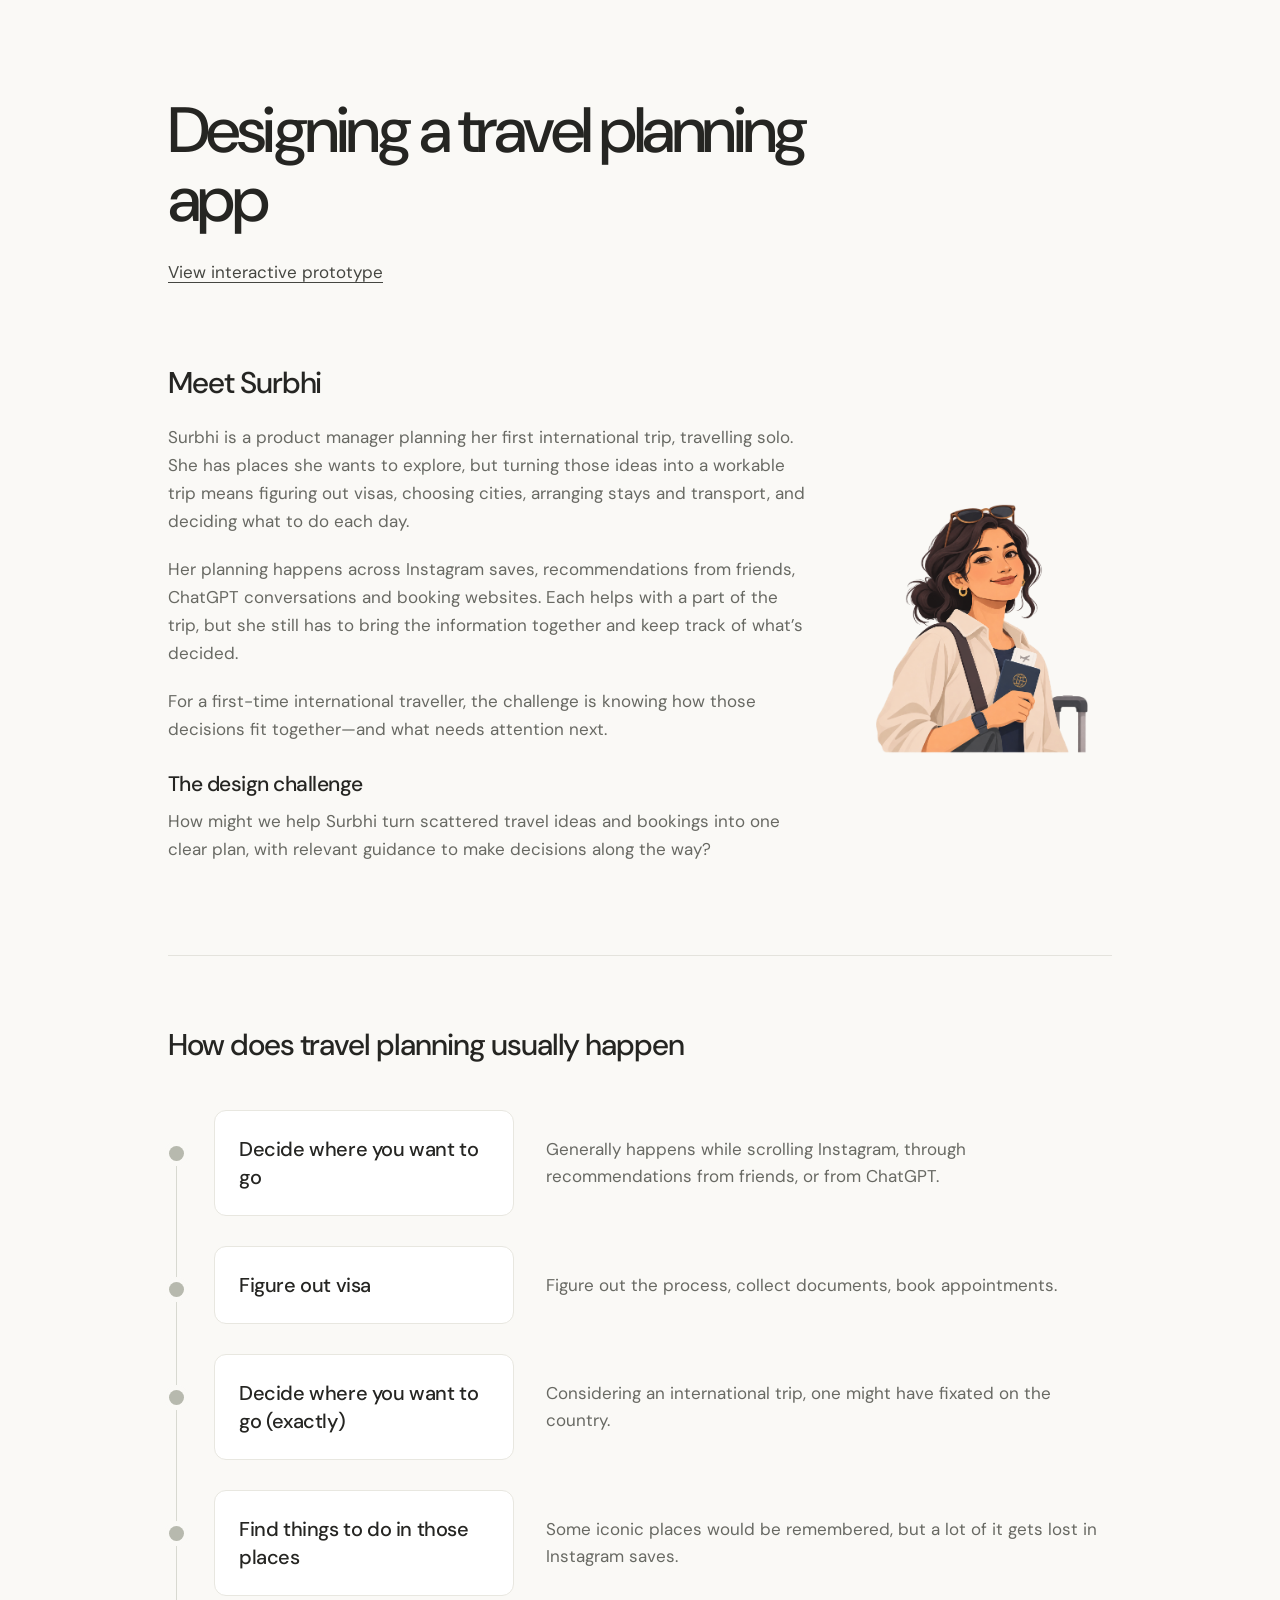
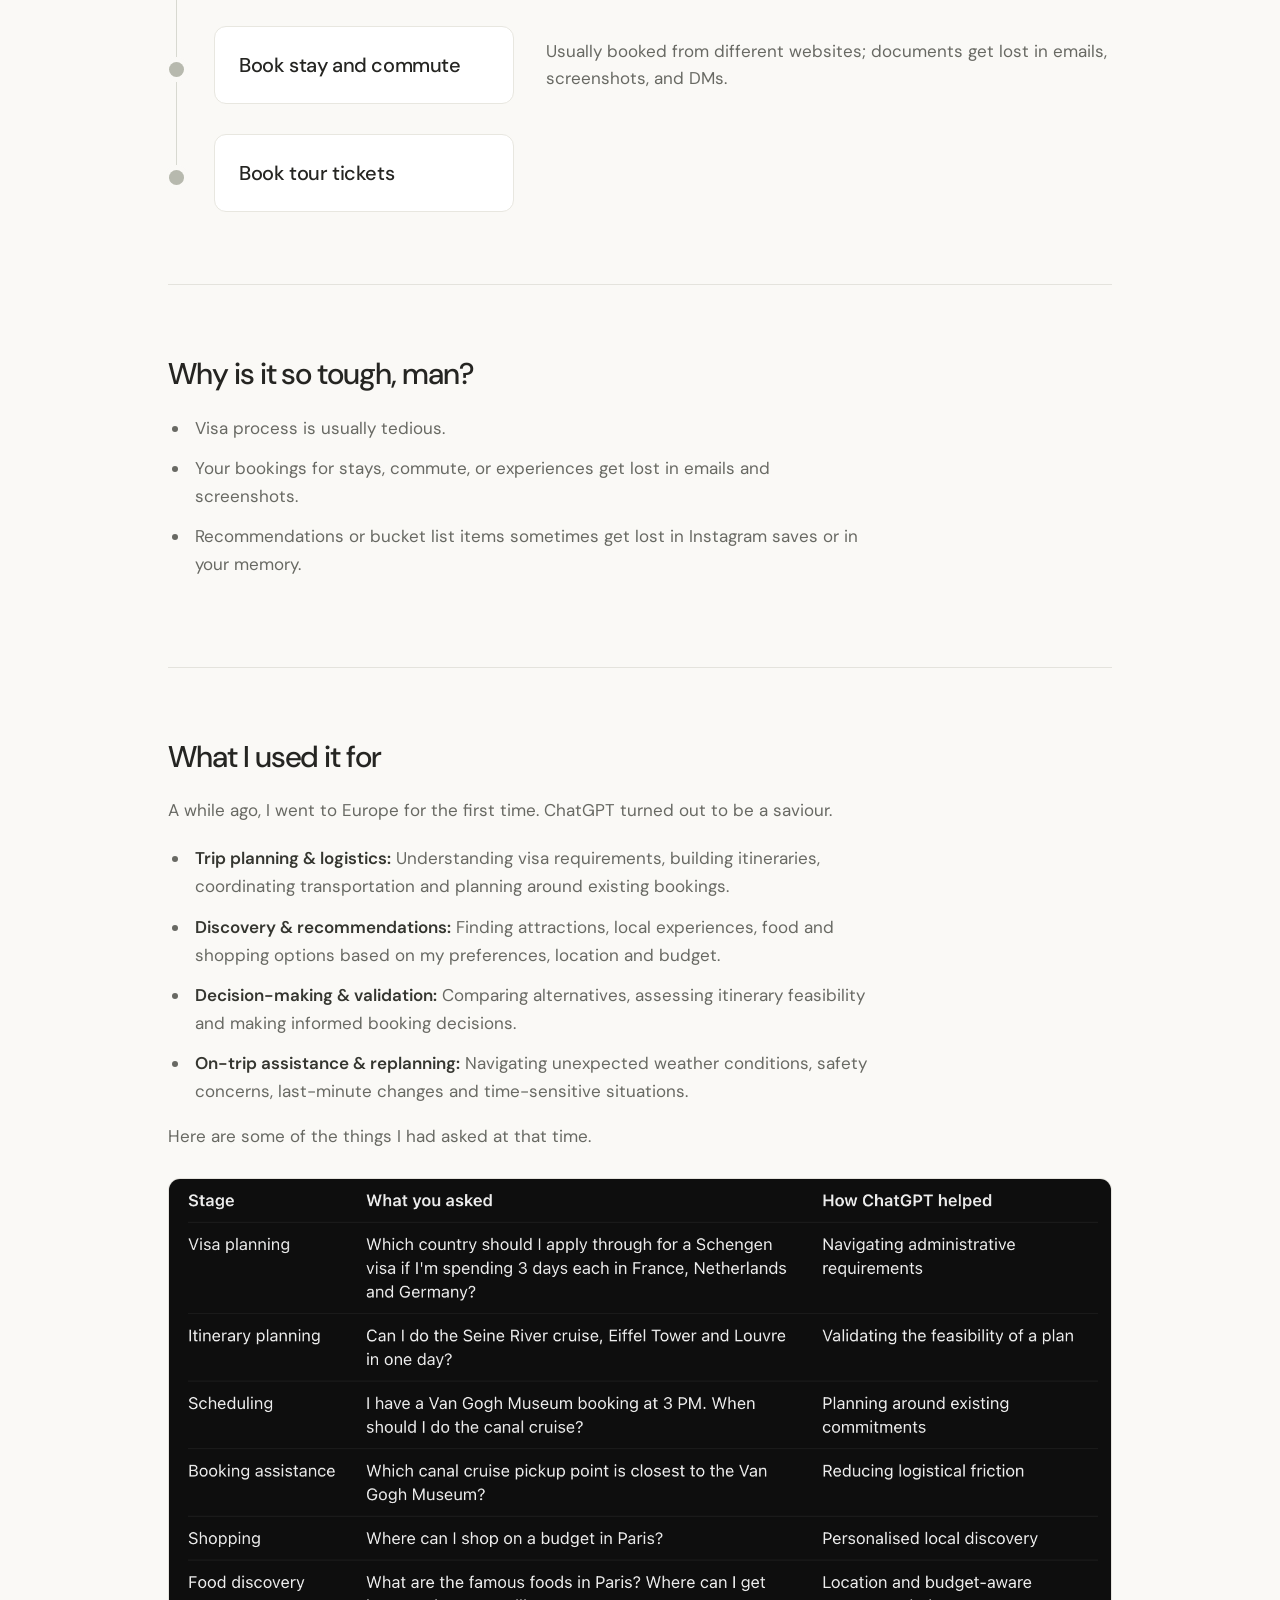
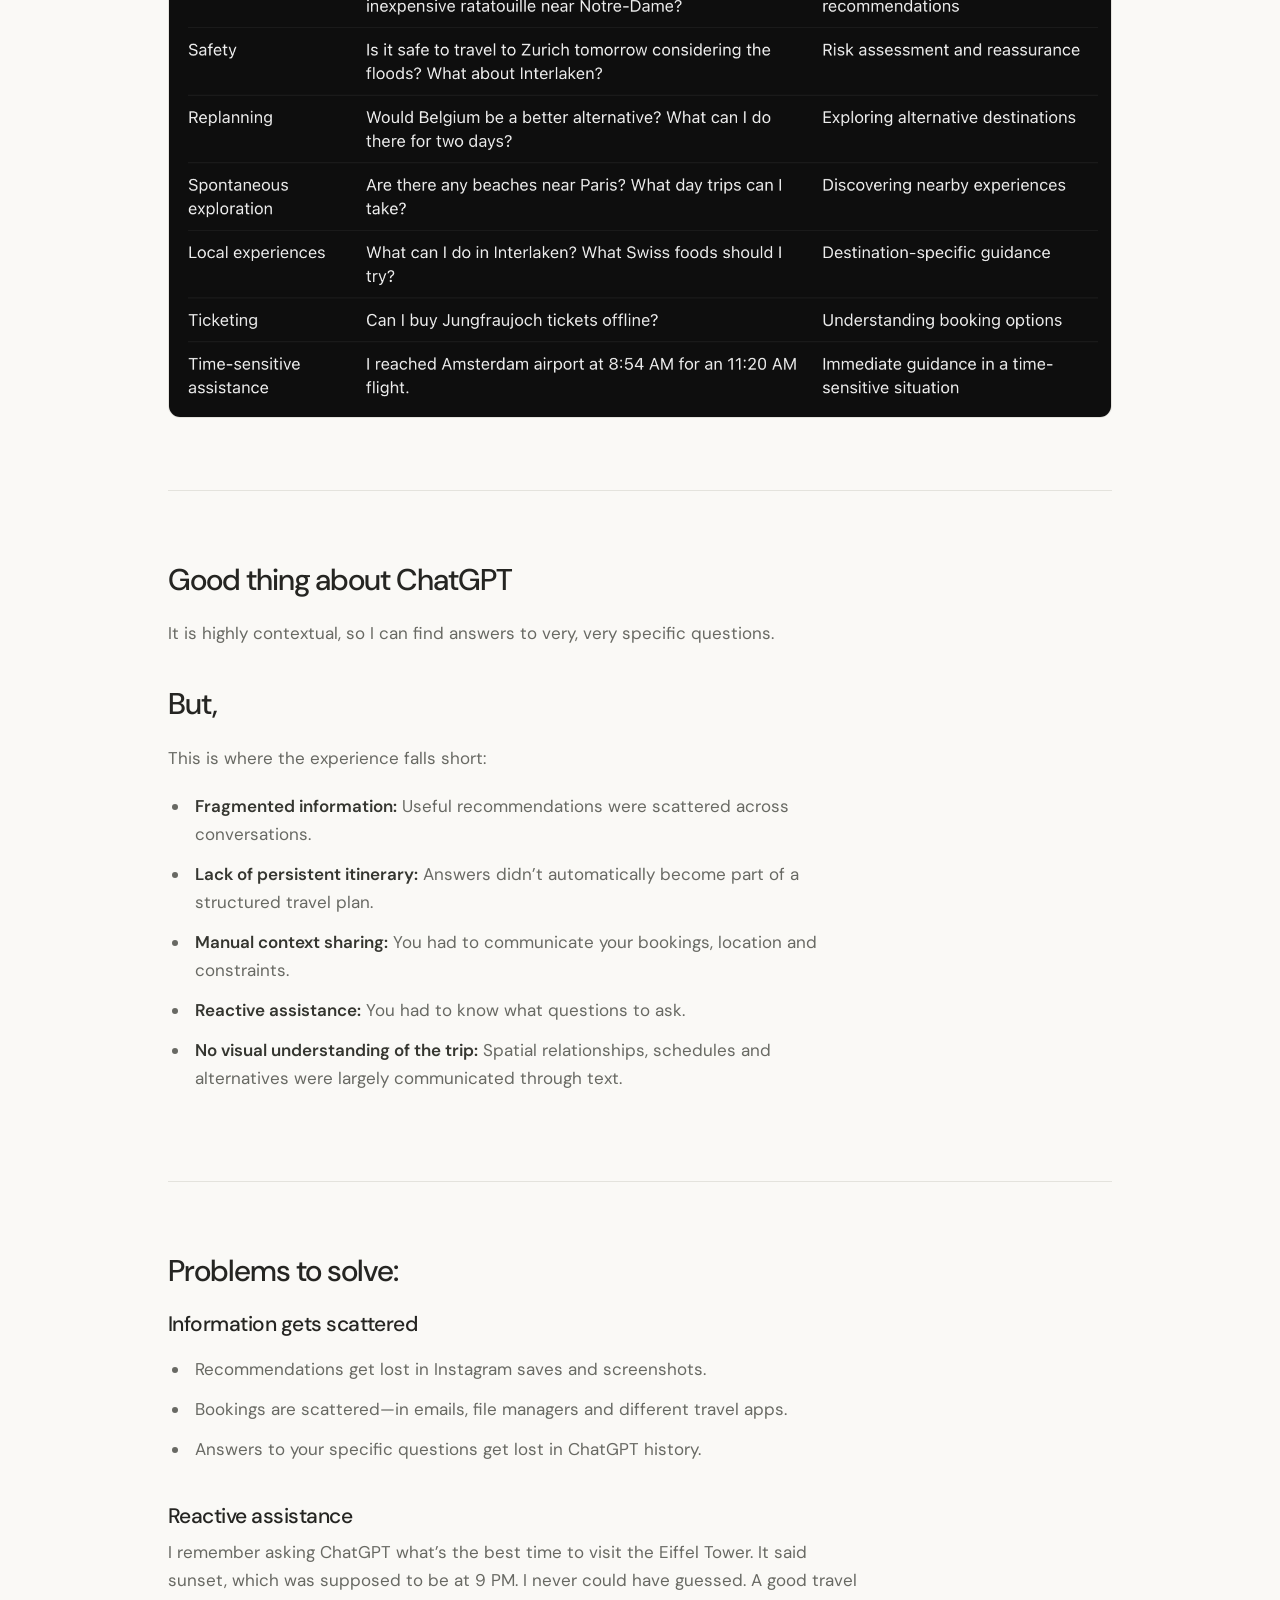
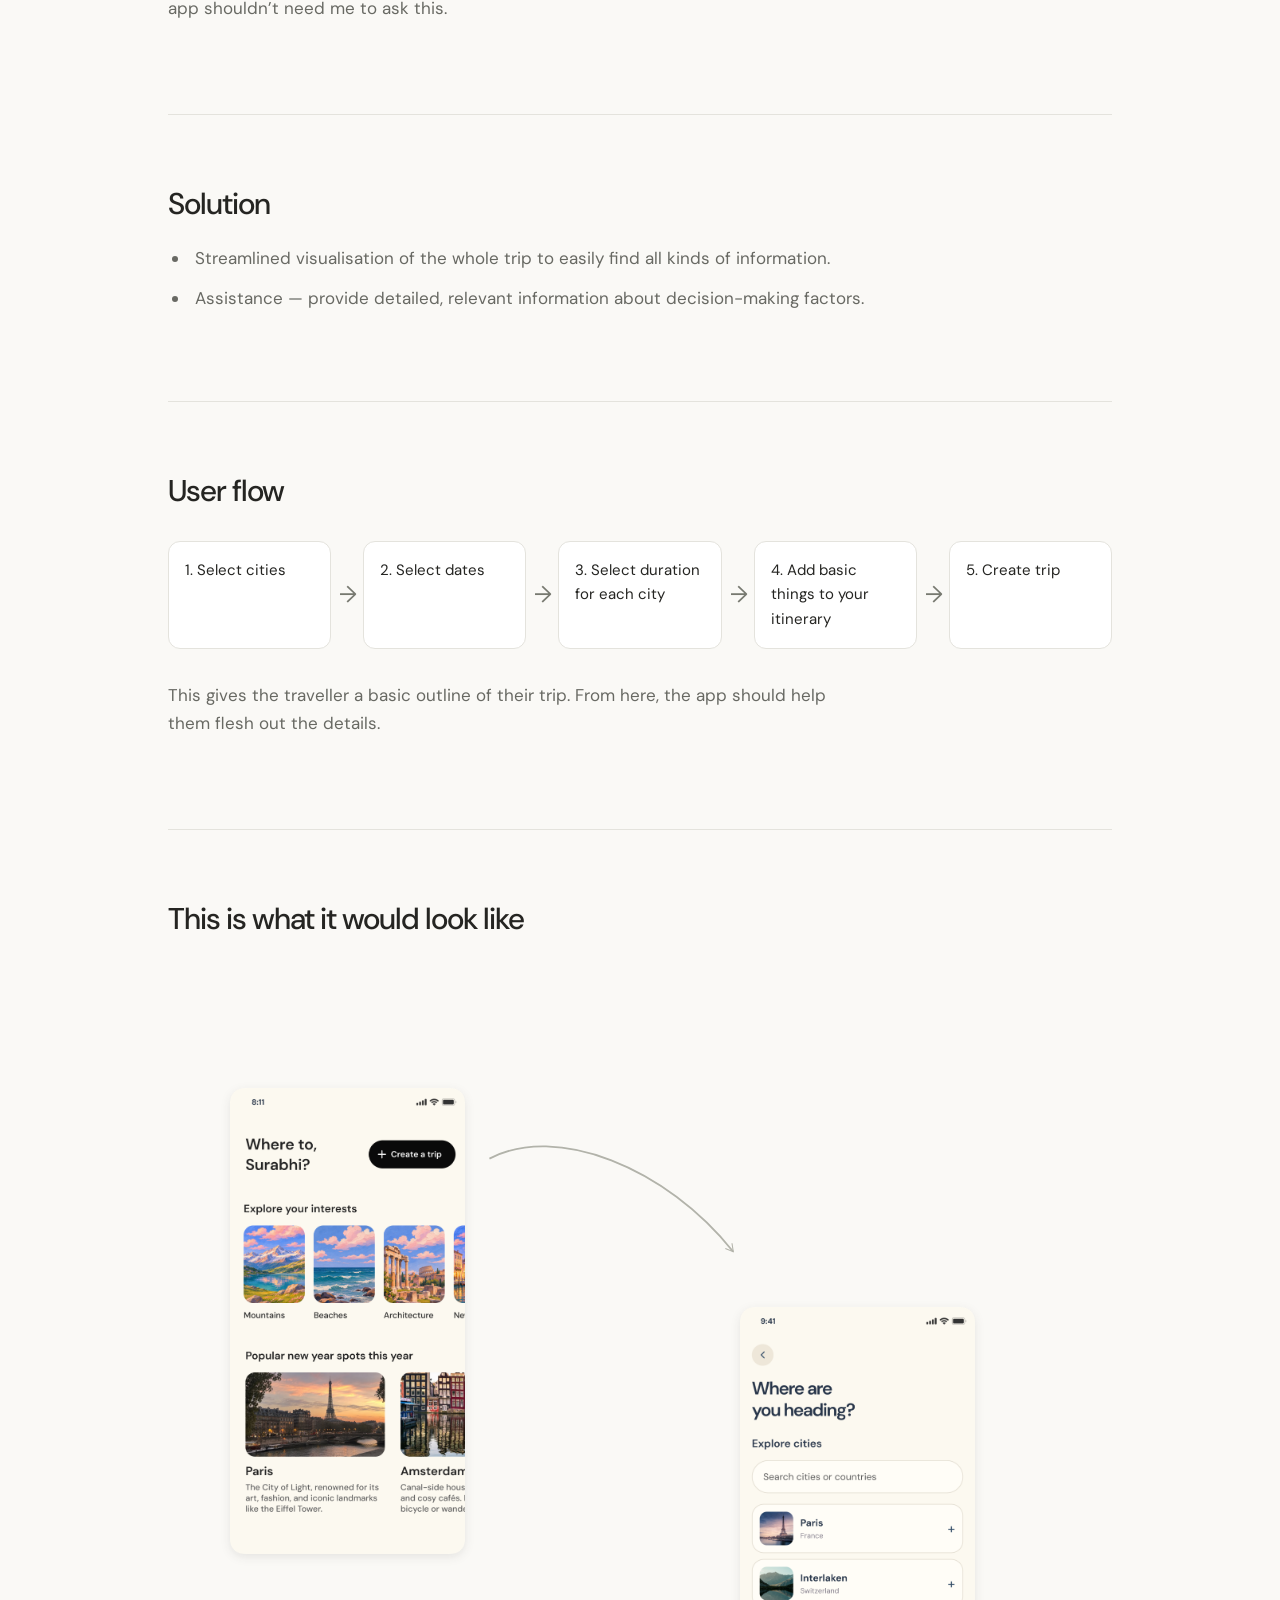
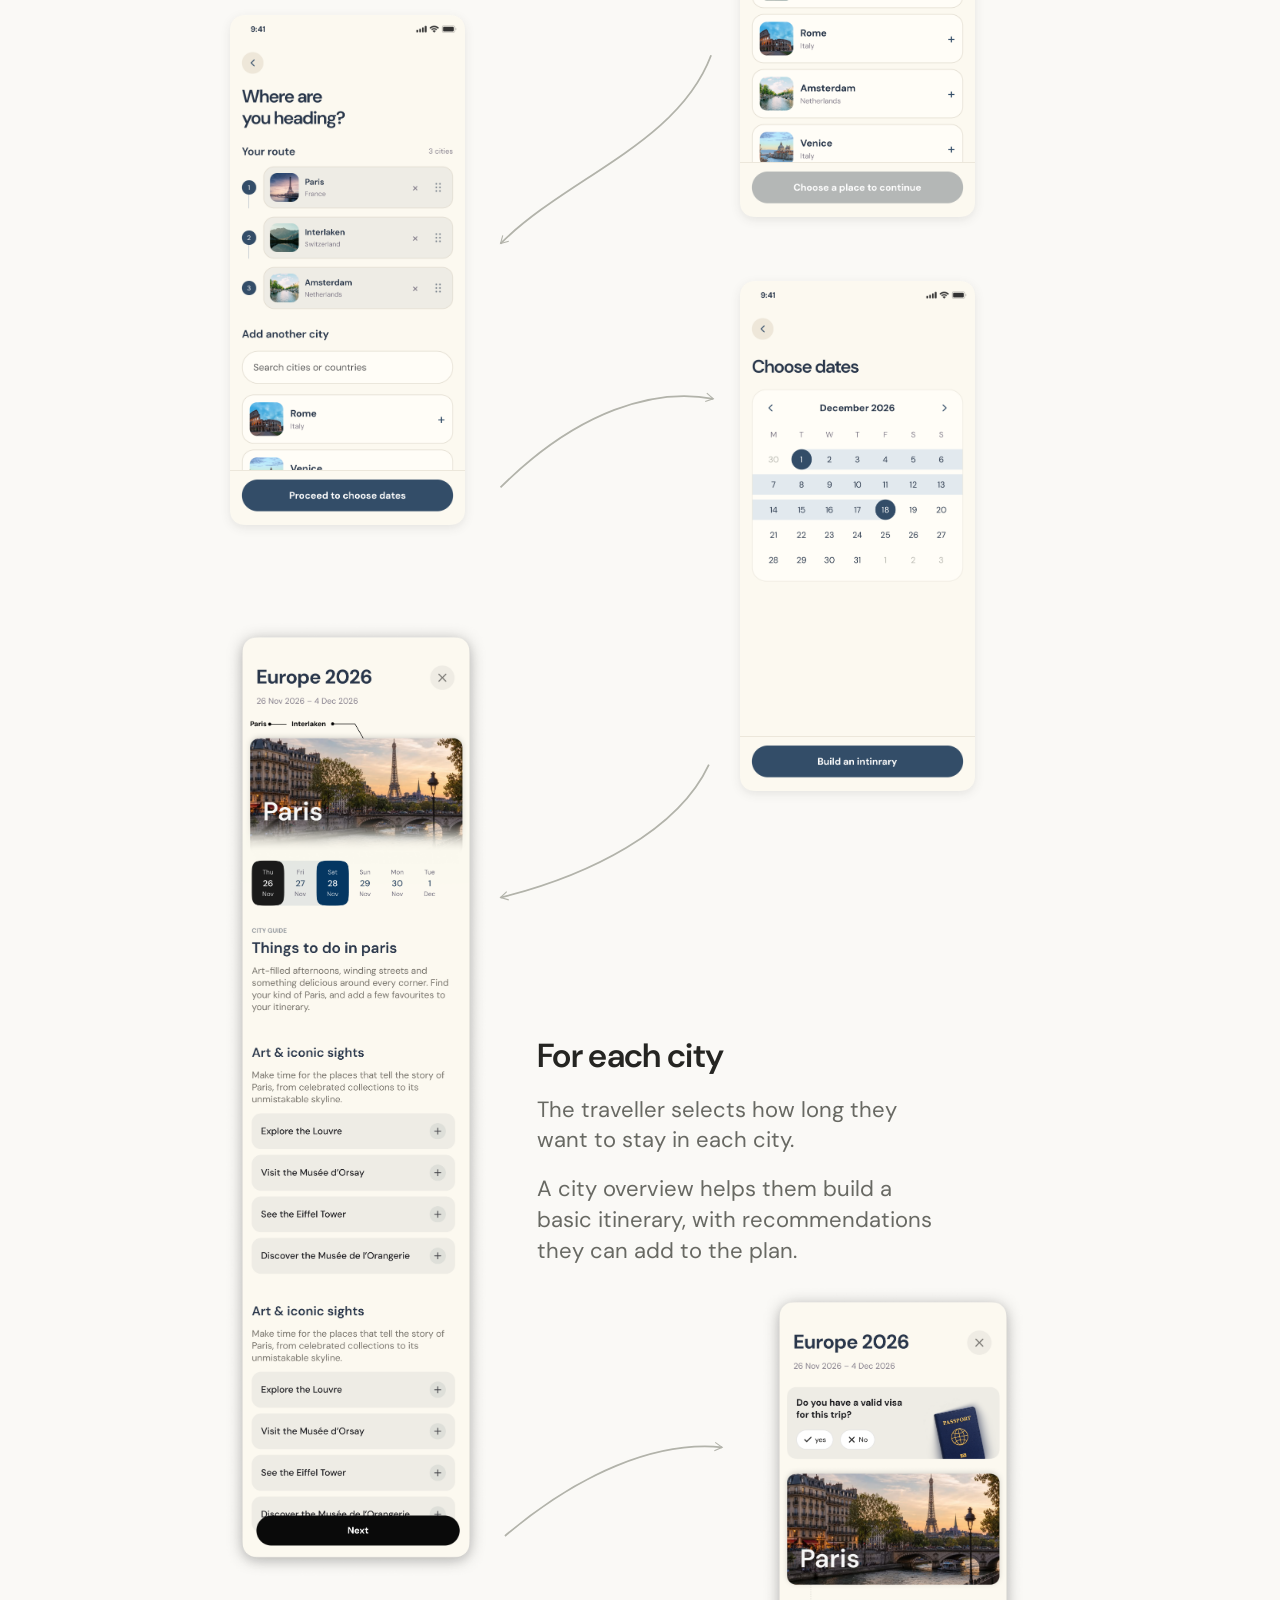
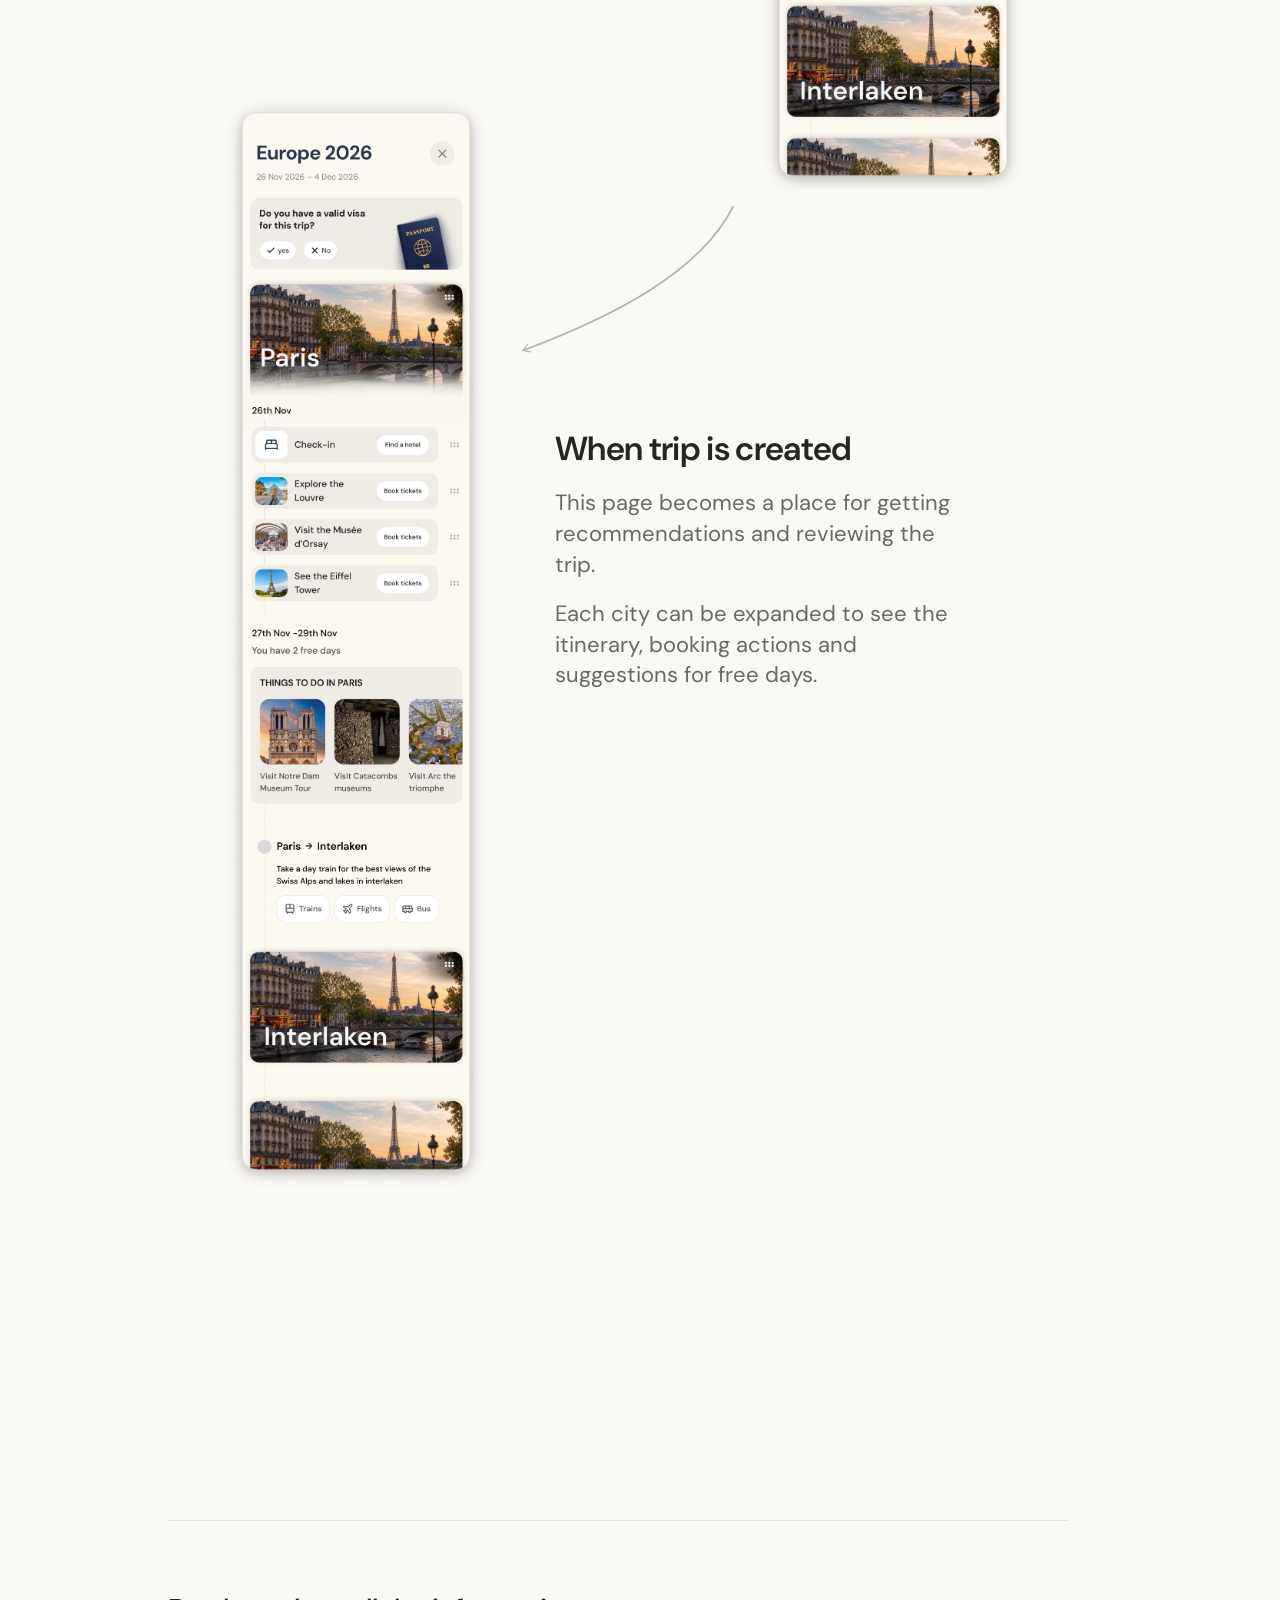
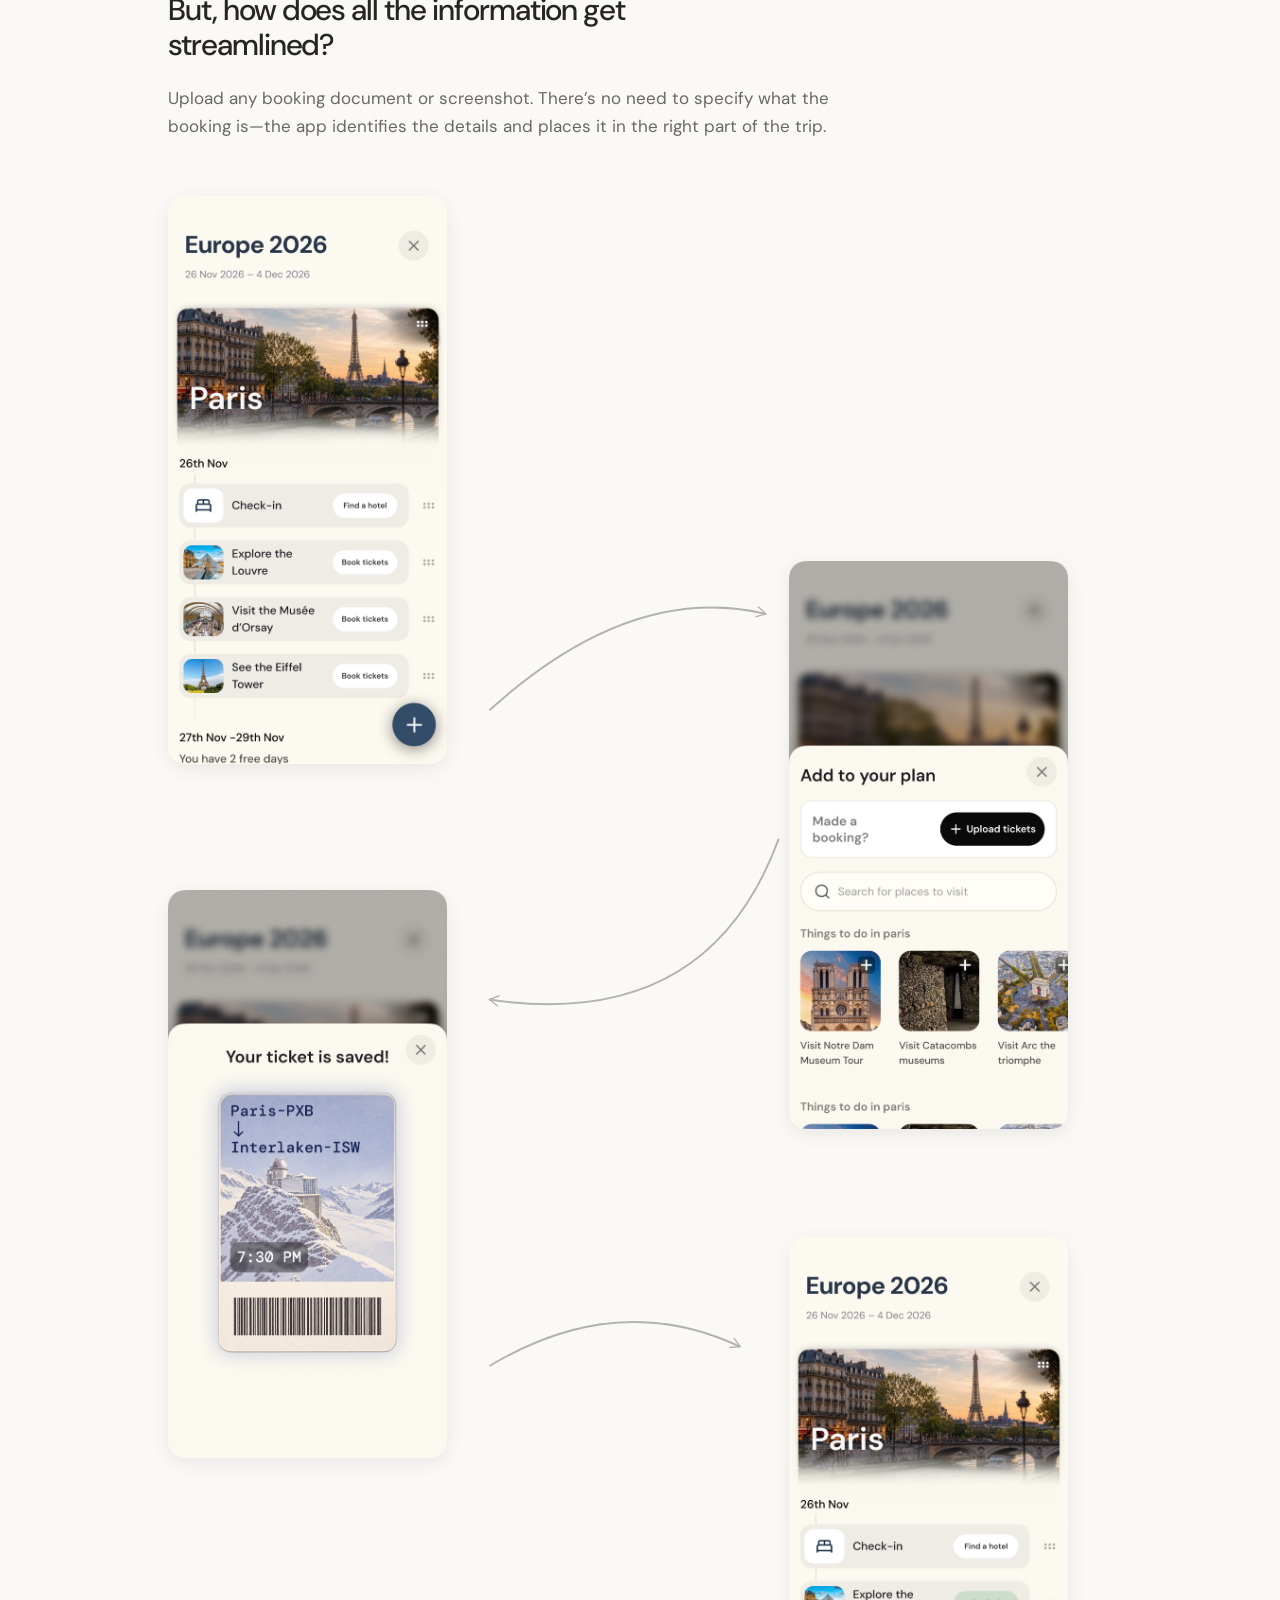
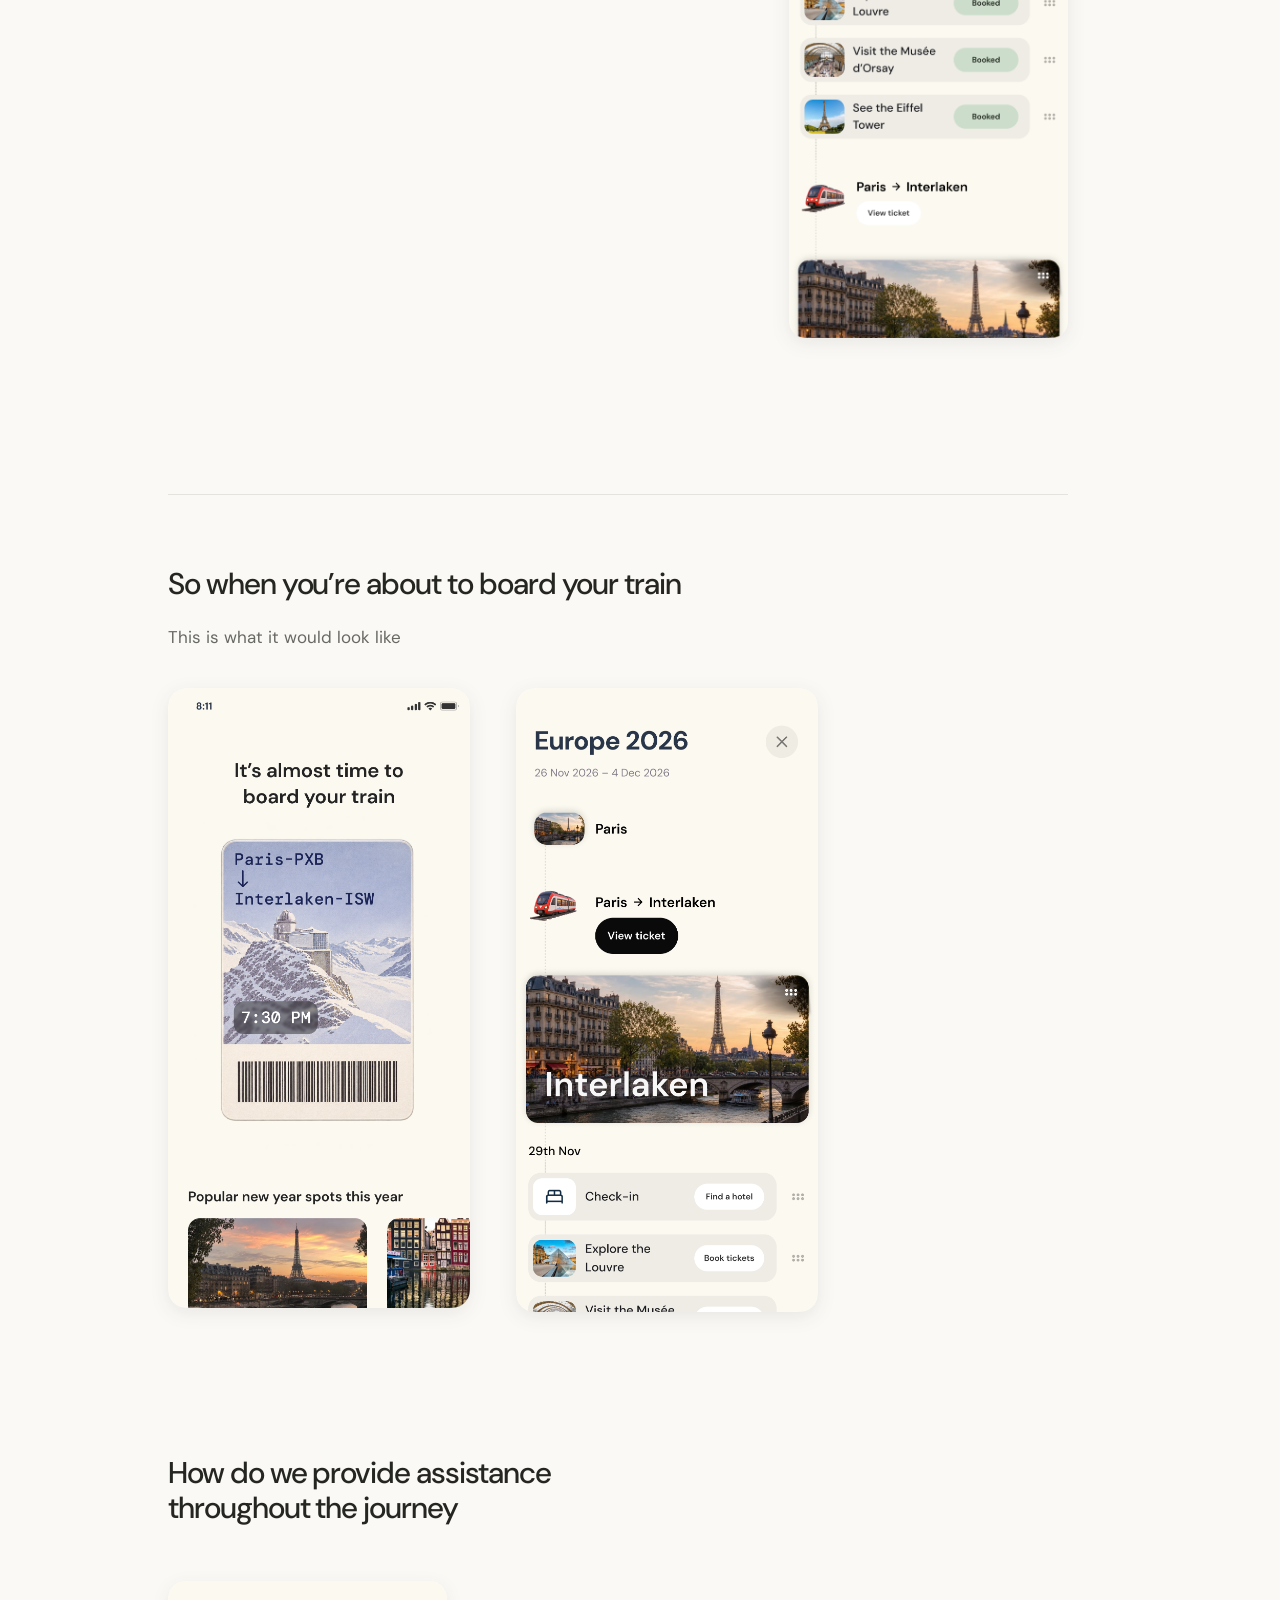
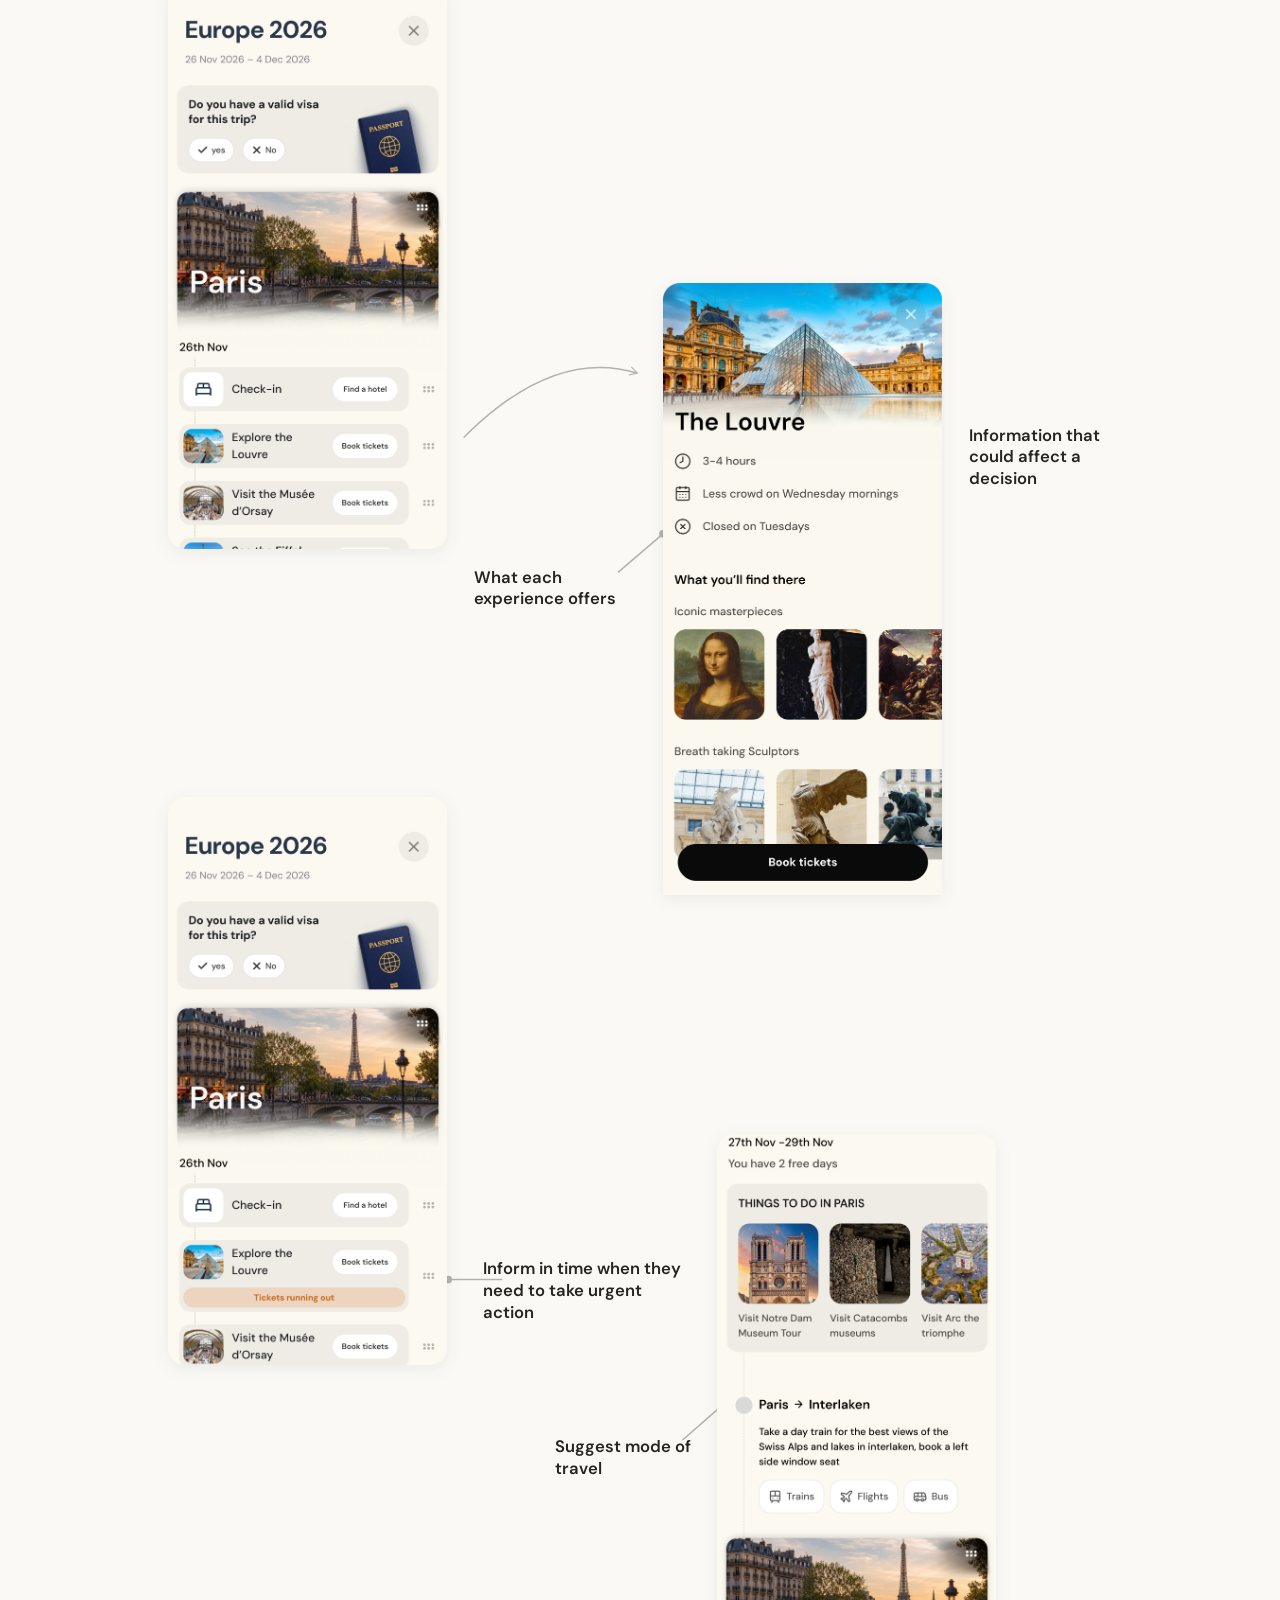
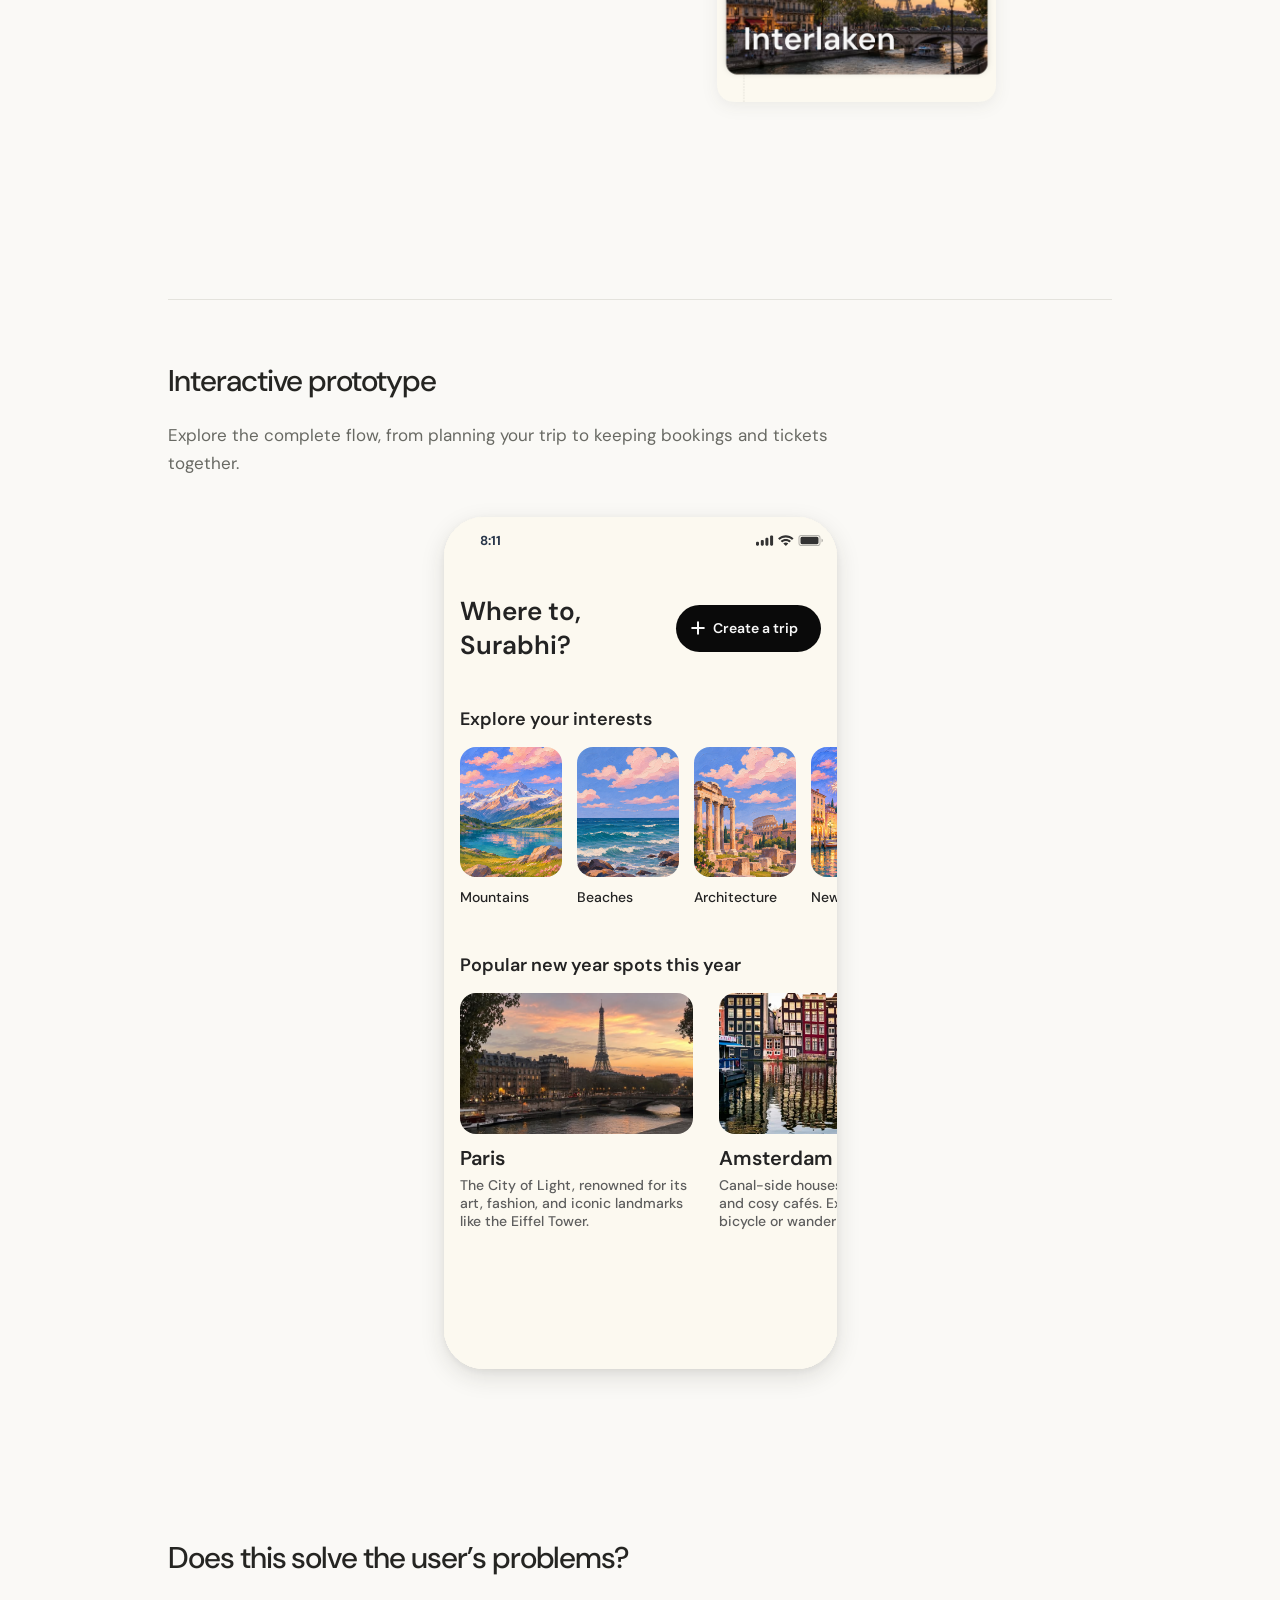
<file: work/away/index.html>
<!doctype html>
<html lang="en">
<head>
<meta charset="utf-8">
<meta name="viewport" content="width=device-width, initial-scale=1">
<title>Away · Designing a travel planning app</title>
<link rel="stylesheet" href="style.css?v=20261127-interactive">
</head>
<body>
<a class="skip" href="#overview">Skip to case study</a>
<div class="layout"><main>
<section id="overview"><h1>Designing a travel planning app</h1><p><a href="#working-prototype">View interactive prototype</a></p></section>
<section id="persona" class="persona"><div><h2>Meet Surbhi</h2><p>Surbhi is a product manager planning her first international trip, travelling solo. She has places she wants to explore, but turning those ideas into a workable trip means figuring out visas, choosing cities, arranging stays and transport, and deciding what to do each day.</p><p>Her planning happens across Instagram saves, recommendations from friends, ChatGPT conversations and booking websites. Each helps with a part of the trip, but she still has to bring the information together and keep track of what’s decided.</p><p>For a first-time international traveller, the challenge is knowing how those decisions fit together—and what needs attention next.</p><h3>The design challenge</h3><p>How might we help Surbhi turn scattered travel ideas and bookings into one clear plan, with relevant guidance to make decisions along the way?</p></div><img class="persona-portrait" src="assets/surabhi-portrait.png" alt="Illustration of Surabhi holding a passport and boarding pass"></section>
<section id="journey"><h2>How does travel planning usually happen</h2>
<ol class="research-timeline">
<li><h3>Decide where you want to go</h3><p>Generally happens while scrolling Instagram, through recommendations from friends, or from ChatGPT.</p></li>
<li><h3>Figure out visa</h3><p>Figure out the process, collect documents, book appointments.</p></li>
<li><h3>Decide where you want to go (exactly)</h3><p>Considering an international trip, one might have fixated on the country.</p></li>
<li><h3>Find things to do in those places</h3><p>Some iconic places would be remembered, but a lot of it gets lost in Instagram saves.</p></li>
<li><h3>Book stay and commute</h3><p>Usually booked from different websites; documents get lost in emails, screenshots, and DMs.</p></li>
<li><h3>Book tour tickets</h3></li>
</ol></section>
<section id="pain-points"><h2>Why is it so tough, man?</h2><ul><li>Visa process is usually tedious.</li><li>Your bookings for stays, commute, or experiences get lost in emails and screenshots.</li><li>Recommendations or bucket list items sometimes get lost in Instagram saves or in your memory.</li></ul></section>

<section id="personal-experience"><h2>What I used it for</h2><p>A while ago, I went to Europe for the first time. ChatGPT turned out to be a saviour.</p><ul>
<li><strong>Trip planning &amp; logistics:</strong> Understanding visa requirements, building itineraries, coordinating transportation and planning around existing bookings.</li>
<li><strong>Discovery &amp; recommendations:</strong> Finding attractions, local experiences, food and shopping options based on my preferences, location and budget.</li>
<li><strong>Decision-making &amp; validation:</strong> Comparing alternatives, assessing itinerary feasibility and making informed booking decisions.</li>
<li><strong>On-trip assistance &amp; replanning:</strong> Navigating unexpected weather conditions, safety concerns, last-minute changes and time-sensitive situations.</li></ul>
<p>Here are some of the things I had asked at that time.</p><a href="assets/chatgpt-travel-questions.png" target="_blank" rel="noopener" aria-label="Open examples of travel questions at full size"><img class="case-study-image" src="assets/chatgpt-travel-questions.png" alt="Examples of questions asked during the Europe trip, grouped by travel planning needs" loading="lazy"></a></section>
<section id="contextual-help"><h2>Good thing about ChatGPT</h2><p>It is highly contextual, so I can find answers to very, very specific questions.</p><h2 class="section-followup">But,</h2><p>This is where the experience falls short:</p><ul>
<li><strong>Fragmented information:</strong> Useful recommendations were scattered across conversations.</li>
<li><strong>Lack of persistent itinerary:</strong> Answers didn’t automatically become part of a structured travel plan.</li>
<li><strong>Manual context sharing:</strong> You had to communicate your bookings, location and constraints.</li>
<li><strong>Reactive assistance:</strong> You had to know what questions to ask.</li>
<li><strong>No visual understanding of the trip:</strong> Spatial relationships, schedules and alternatives were largely communicated through text.</li></ul></section>
<section id="problems"><h2>Problems to solve:</h2><h3>Information gets scattered</h3><ul><li>Recommendations get lost in Instagram saves and screenshots.</li><li>Bookings are scattered—in emails, file managers and different travel apps.</li><li>Answers to your specific questions get lost in ChatGPT history.</li></ul><h3 class="section-followup">Reactive assistance</h3><p>I remember asking ChatGPT what’s the best time to visit the Eiffel Tower. It said sunset, which was supposed to be at 9 PM. I never could have guessed. A good travel app shouldn’t need me to ask this.</p></section>
<section id="solution"><h2>Solution</h2><ul><li>Streamlined visualisation of the whole trip to easily find all kinds of information.</li><li>Assistance — provide detailed, relevant information about decision-making factors.</li></ul></section>

<section id="user-flow"><h2>User flow</h2><ol class="setup-flow"><li>Select cities</li><li>Select dates</li><li>Select duration for each city</li><li>Add basic things to your itinerary</li><li>Create trip</li></ol><p>This gives the traveller a basic outline of their trip. From here, the app should help them flesh out the details.</p></section><section id="proposed-experience"><h2>This is what it would look like</h2><div class="reference-flow"><a class="reference-screen ref-home" style="--x:28;--y:54;--w:106" href="assets/solution-homepage.png" target="_blank" rel="noopener"><img src="assets/solution-homepage.png" width="1179" height="2340" alt="home travel planning screen" loading="eager"></a><a class="reference-screen ref-cities" style="--x:258;--y:153;--w:106" href="assets/solution-cities.png" target="_blank" rel="noopener"><img src="assets/solution-cities.png" width="1179" height="2556" alt="cities travel planning screen" loading="eager"></a><a class="reference-screen ref-route" style="--x:28;--y:292;--w:106" href="assets/solution-ordered-route.png" target="_blank" rel="noopener"><img src="assets/solution-ordered-route.png" width="1179" height="2556" alt="Selected cities in travel order: Paris, Interlaken and Amsterdam" loading="eager"></a><a class="reference-screen ref-dates" style="--x:258;--y:412;--w:106" href="assets/solution-dates-selected.png" target="_blank" rel="noopener"><img src="assets/solution-dates-selected.png" width="1179" height="2556" alt="dates travel planning screen" loading="eager"></a><a class="reference-screen ref-paris" style="--x:25;--y:565;--w:120" href="assets/solution-paris.png" target="_blank" rel="noopener"><img src="assets/solution-paris.png" width="1383" height="4986" alt="paris travel planning screen" loading="eager"></a><a class="reference-screen ref-collapsed" style="--x:267;--y:865;--w:120" href="assets/trip-collapsed.png" target="_blank" rel="noopener"><img src="assets/trip-collapsed.png" width="1383" height="2661" alt="collapsed travel planning screen" loading="eager"></a><a class="reference-screen ref-expanded" style="--x:25;--y:1050;--w:120" href="assets/trip-expanded.png" target="_blank" rel="noopener"><img src="assets/trip-expanded.png" width="1383" height="5697" alt="expanded travel planning screen" loading="eager"></a><div class="reference-copy copy-city"><h3>For each city</h3><p>The traveller selects how long they want to stay in each city.</p><p>A city overview helps them build a basic itinerary, with recommendations they can add to the plan.</p></div><div class="reference-copy copy-trip"><h3>When trip is created</h3><p>This page becomes a place for getting recommendations and reviewing the trip.</p><p>Each city can be expanded to see the itinerary, booking actions and suggestions for free days.</p></div><svg class="reference-arrows" viewBox="0 0 406 1660" aria-hidden="true"><defs><marker id="reference-tip" viewBox="0 0 10 10" refX="8" refY="5" markerWidth="6" markerHeight="6" orient="auto"><path d="M1 1L8 5L1 9" fill="none" stroke="#b2b3aa"/></marker></defs><g fill="none" stroke="#b2b3aa" stroke-width=".8" marker-end="url(#reference-tip)"><path d="M145 86 C175 70 225 90 255 128"/><path d="M245 310 C230 350 180 365 150 395"/><path d="M150 505 C185 470 220 460 246 465"/><path d="M244 630 C230 660 190 680 150 690"/><path d="M152 978 C185 950 220 935 250 938"/><path d="M255 1100 C240 1130 200 1150 160 1165"/></g></svg></div></section>
<section id="streamlined-information"><h2>But, how does all the information get streamlined?</h2><p>Upload any booking document or screenshot. There’s no need to specify what the booking is—the app identifies the details and places it in the right part of the trip.</p><div class="booking-flow"><a class="booking-screen" style="--x:0;--y:0;--w:31" href="assets/booking-start.png" target="_blank" rel="noopener"><img src="assets/booking-start.png" width="1179" height="2400" alt="booking start" loading="eager"></a><a class="booking-screen" style="--x:69;--y:20;--w:31" href="assets/booking-add.png" target="_blank" rel="noopener"><img src="assets/booking-add.png" width="1179" height="2400" alt="booking add" loading="eager"></a><a class="booking-screen" style="--x:0;--y:38;--w:31" href="assets/booking-saved.png" target="_blank" rel="noopener"><img src="assets/booking-saved.png" width="1179" height="2400" alt="booking saved" loading="eager"></a><a class="booking-screen" style="--x:69;--y:57;--w:31" href="assets/booking-complete.png" target="_blank" rel="noopener"><img src="assets/booking-complete.png" width="1179" height="2964" alt="booking complete" loading="eager"></a><svg viewBox="0 0 700 1400" class="booking-arrows" aria-hidden="true"><defs><marker id="booking-tip" viewBox="0 0 10 10" refX="8" refY="5" markerWidth="7" markerHeight="7" orient="auto"><path d="M1 1L8 5L1 9" fill="none" stroke="#b2b3aa"/></marker></defs><g fill="none" stroke="#b2b3aa" stroke-width="1.5" marker-end="url(#booking-tip)"><path d="M250 390 Q360 290 465 315"/><path d="M475 490 Q420 640 250 615"/><path d="M250 900 Q350 840 445 885"/></g></svg></div></section><section id="train-boarding"><h2>So when you’re about to board your train</h2><p>This is what it would look like</p><div class="boarding-pair"><a href="assets/boarding-home.png" target="_blank" rel="noopener"><img src="assets/boarding-home.png" width="1179" height="2421" alt="Train boarding home screen" loading="eager"></a><a href="assets/boarding-trip.png" target="_blank" rel="noopener"><img src="assets/boarding-trip.png" width="1179" height="2436" alt="Train boarding trip screen" loading="eager"></a></div></section><section id="journey-assistance"><h2>How do we provide assistance throughout the journey</h2><div class="assistance-flow"><a class="assistance-screen" style="--x:0;--y:0" href="assets/assistance-plan.png" target="_blank" rel="noopener"><img src="assets/assistance-plan.png" width="1179" height="2400" alt="assistance plan" loading="eager"></a><a class="assistance-screen" style="--x:55;--y:17" href="assets/assistance-louvre.png" target="_blank" rel="noopener"><img src="assets/assistance-louvre.png" width="1179" height="2586" alt="assistance louvre" loading="eager"></a><a class="assistance-screen" style="--x:0;--y:46" href="assets/assistance-alert.png" target="_blank" rel="noopener"><img src="assets/assistance-alert.png" width="1179" height="2400" alt="assistance alert" loading="eager"></a><a class="assistance-screen" style="--x:61;--y:65" href="assets/assistance-transport.png" target="_blank" rel="noopener"><img src="assets/assistance-transport.png" width="1179" height="2400" alt="assistance transport" loading="eager"></a><p class="assistance-label label-decision">Information that could affect a decision</p><p class="assistance-label label-experience">What each experience offers</p><p class="assistance-label label-urgent">Inform in time when they need to take urgent action</p><p class="assistance-label label-transport">Suggest mode of travel</p><svg class="assistance-arrows" viewBox="0 0 700 1380" aria-hidden="true"><defs><marker id="assistance-tip" viewBox="0 0 10 10" refX="8" refY="5" markerWidth="7" markerHeight="7" orient="auto"><path d="M1 1L8 5L1 9" fill="none" stroke="#b2b3aa"/></marker></defs><g fill="none" stroke="#b2b3aa" stroke-width="1.2"><path d="M230 355 Q300 285 365 305" marker-end="url(#assistance-tip)"/><path d="M565 365H600"/><path d="M385 430L350 460"/><path d="M218 1010H260"/><path d="M440 1100L400 1135"/></g><g fill="#b2b3aa"><circle cx="565" cy="365" r="3"/><circle cx="385" cy="430" r="3"/><circle cx="218" cy="1010" r="3"/><circle cx="440" cy="1100" r="3"/></g></svg></div></section><section id="working-prototype"><h2>Interactive prototype</h2><p>Explore the complete flow, from planning your trip to keeping bookings and tickets together.</p><div class="interactive-phone"><iframe src="prototype/index.html?screen=home&amp;embed=1&amp;v=6645bfc1cb0a" title="Away interactive prototype" loading="lazy" width="393" height="852"></iframe></div></section>
<section id="outcome"><h2>Does this solve the user’s problems?</h2><p>Yes.</p><ul><li>Information is now collected in one place. The most relevant information for each moment appears on the homepage and at the top of the trip page.</li><li>Relevant information that users would otherwise have to search the internet for or ask an AI agent is available before they even know they need it.</li></ul></section>
</main></div>

</body>
</html>
</file>
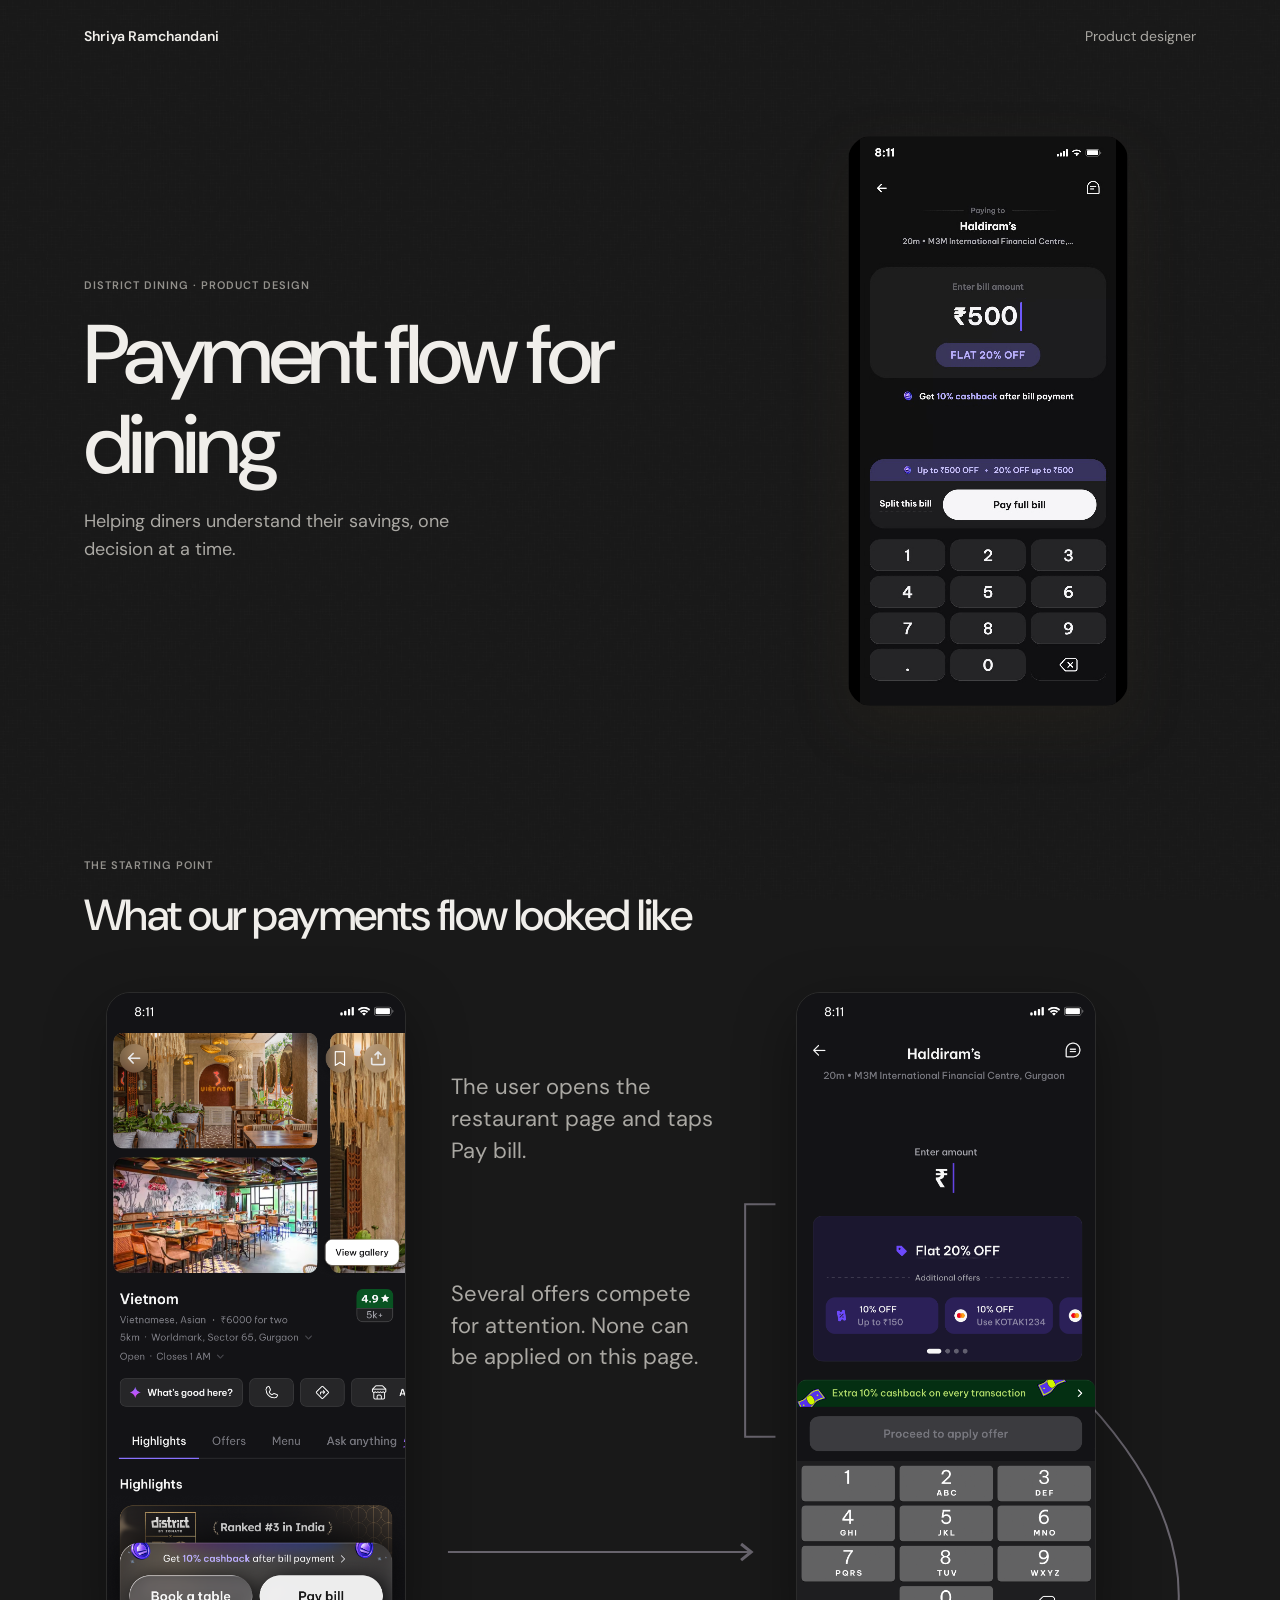
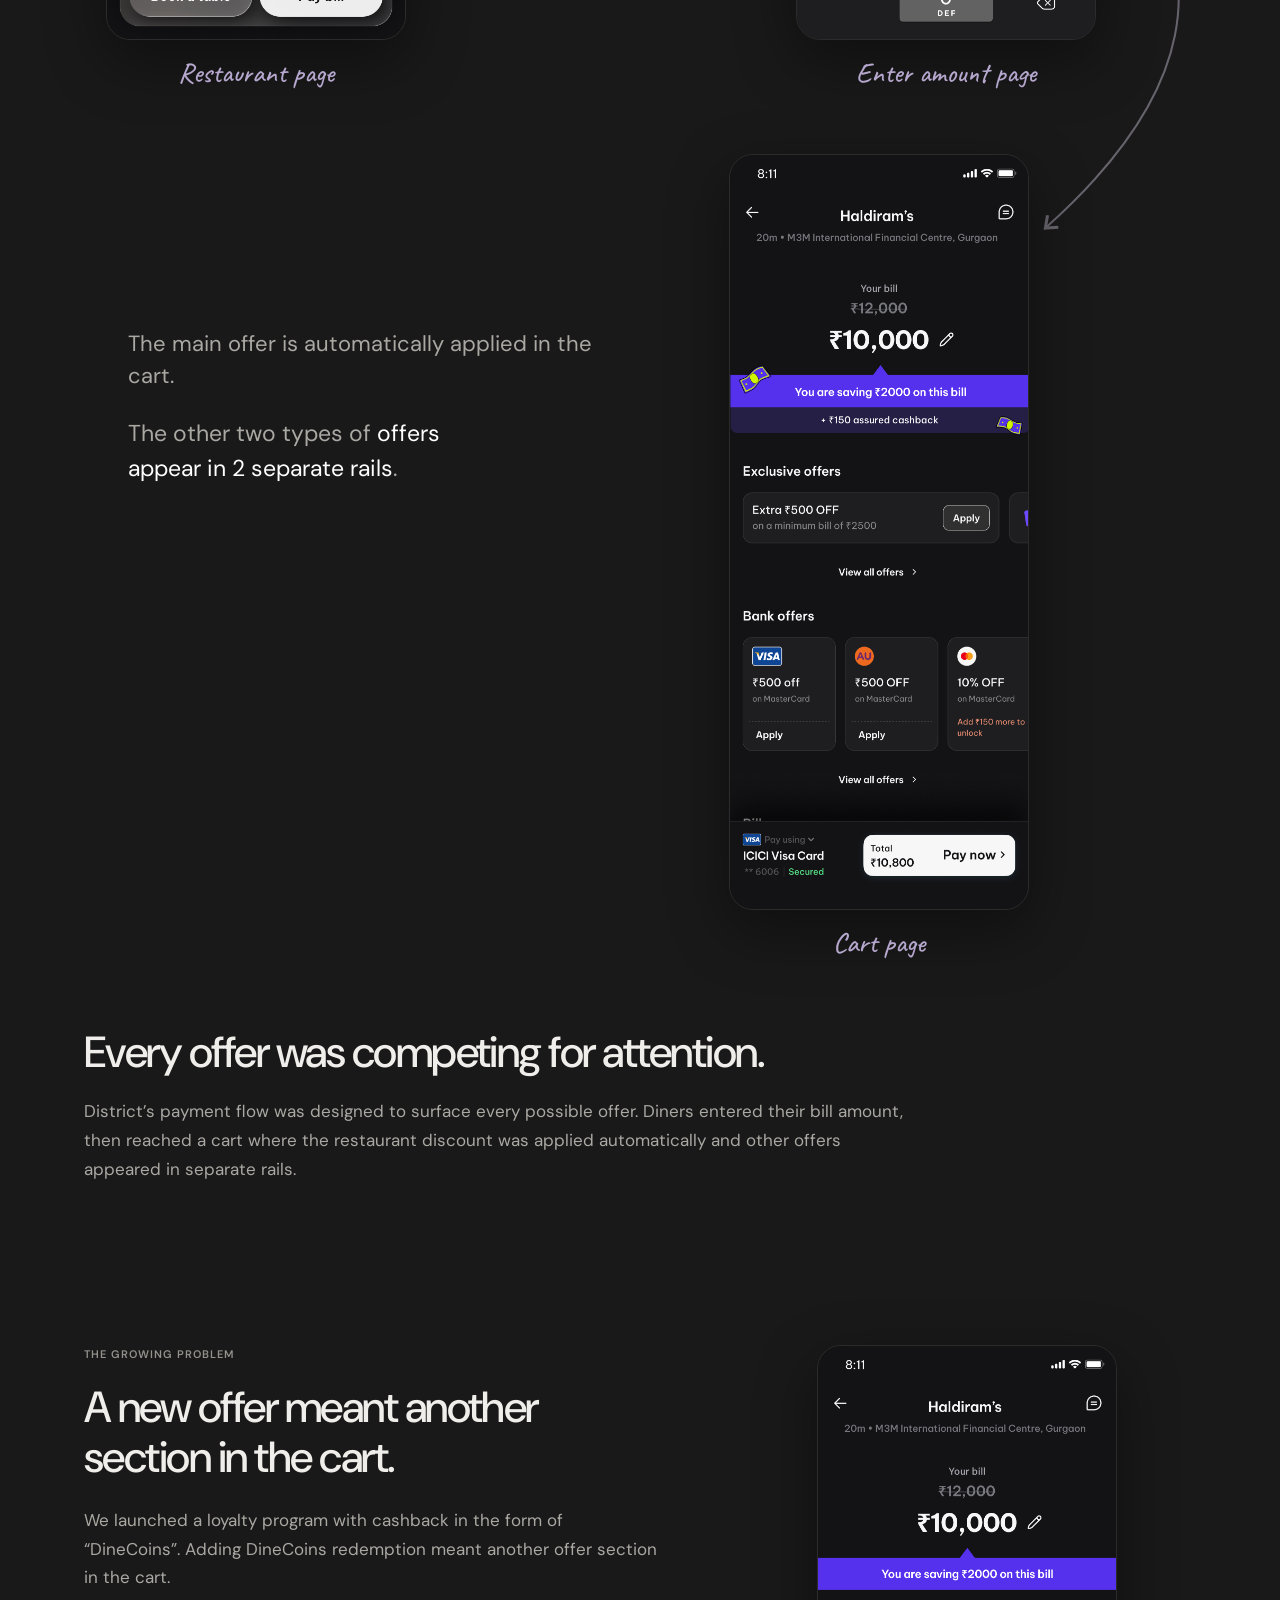
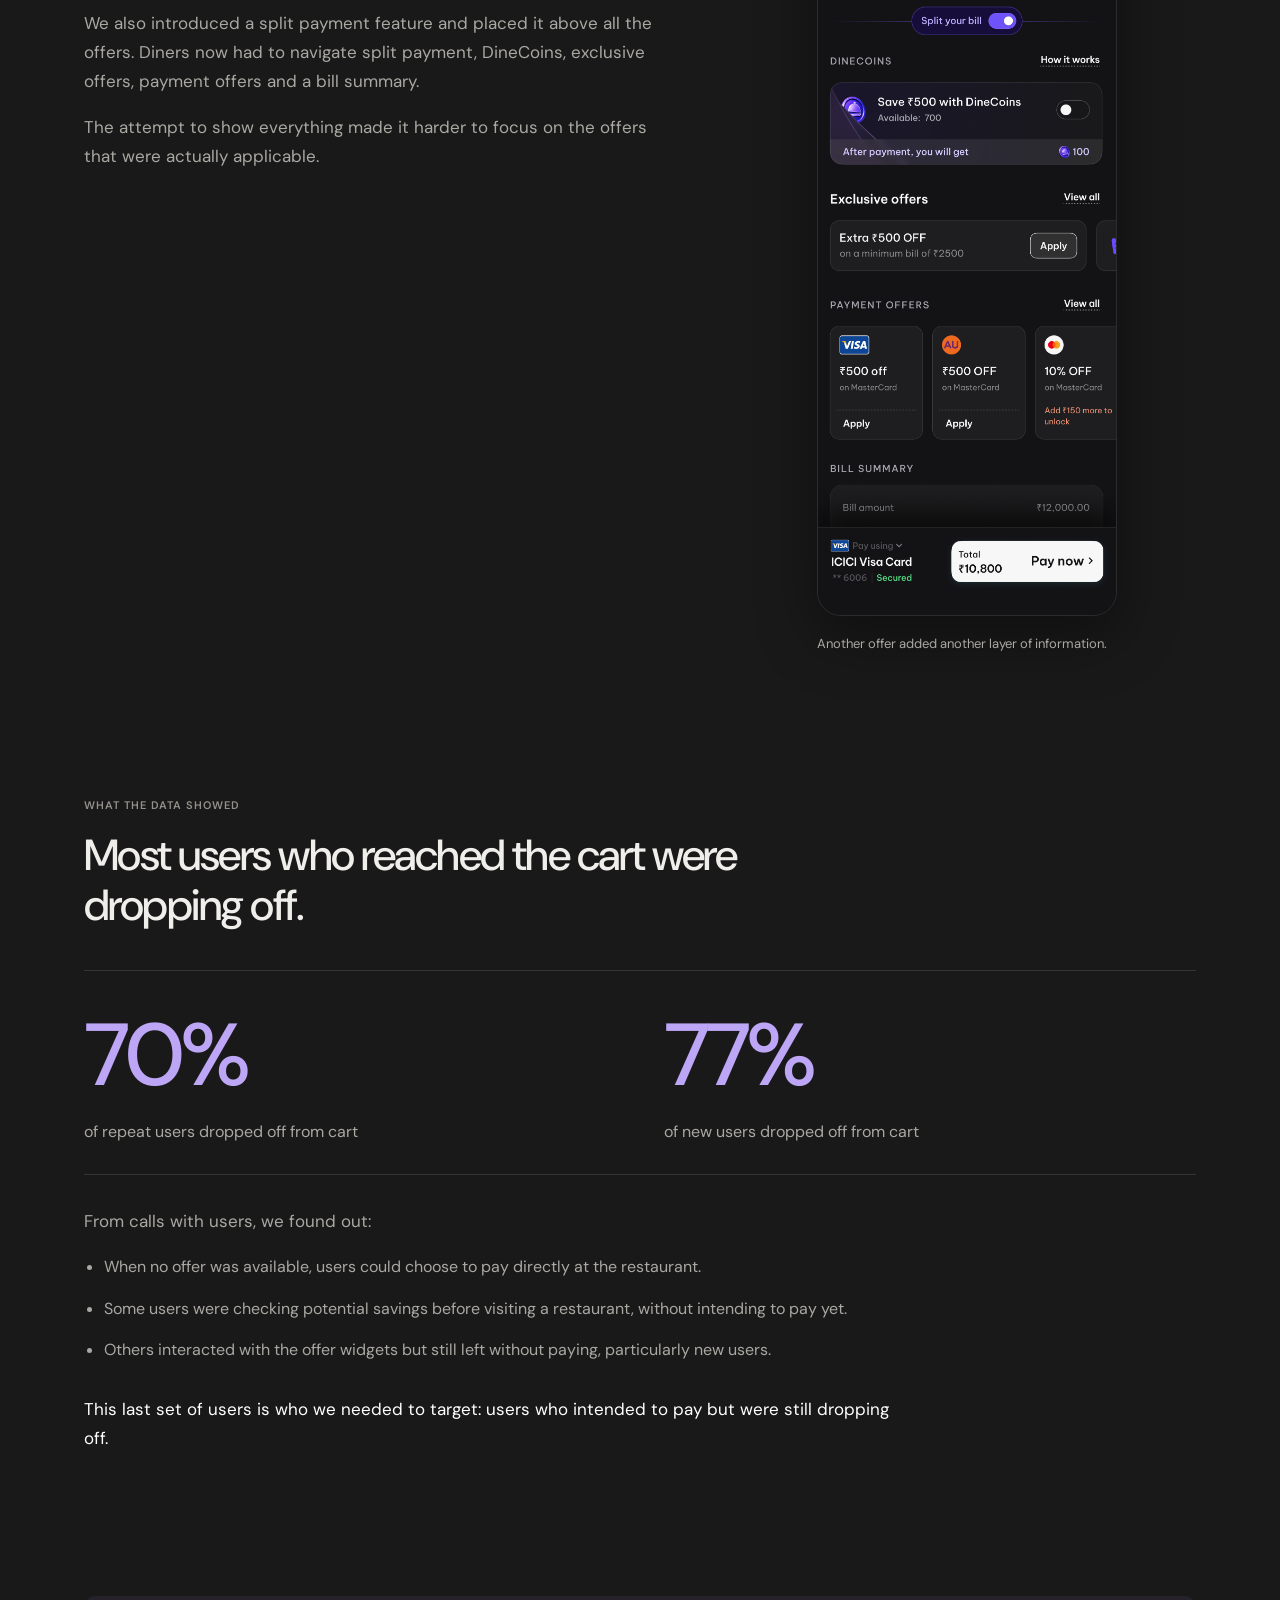
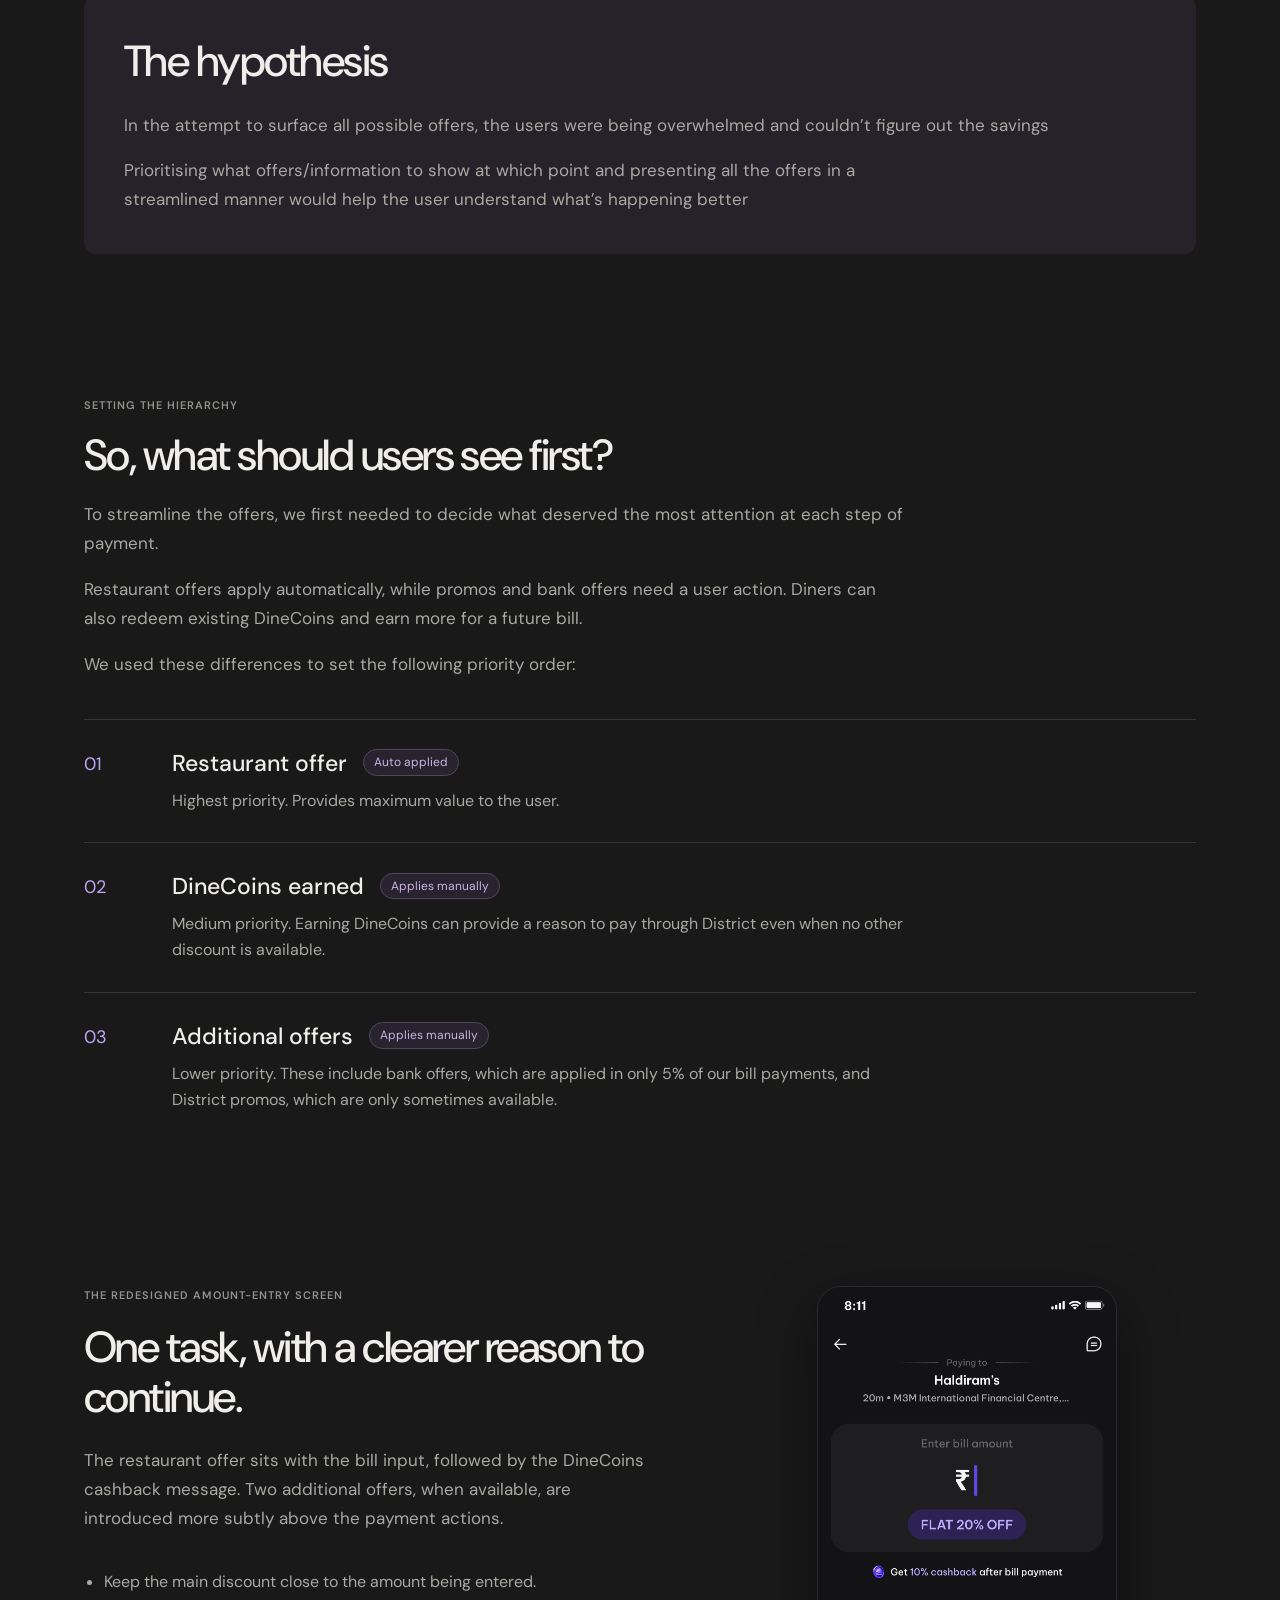
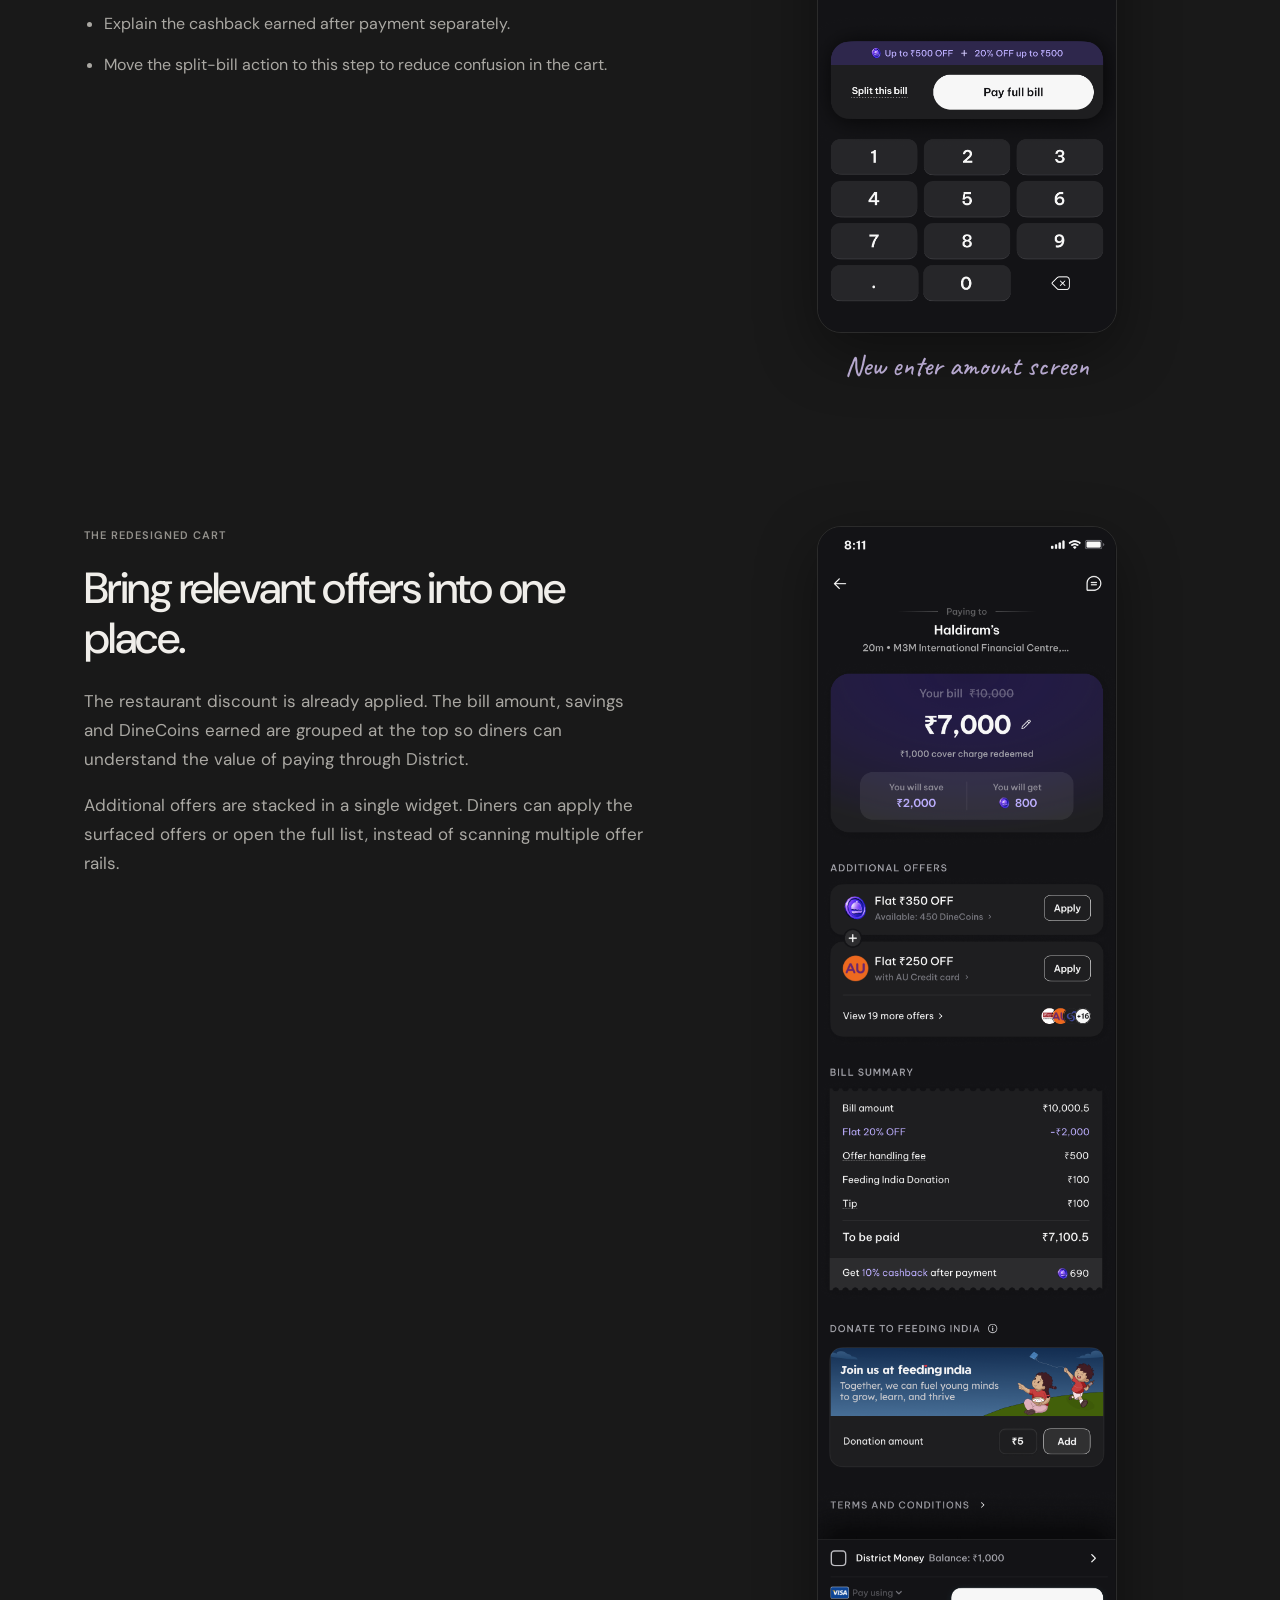
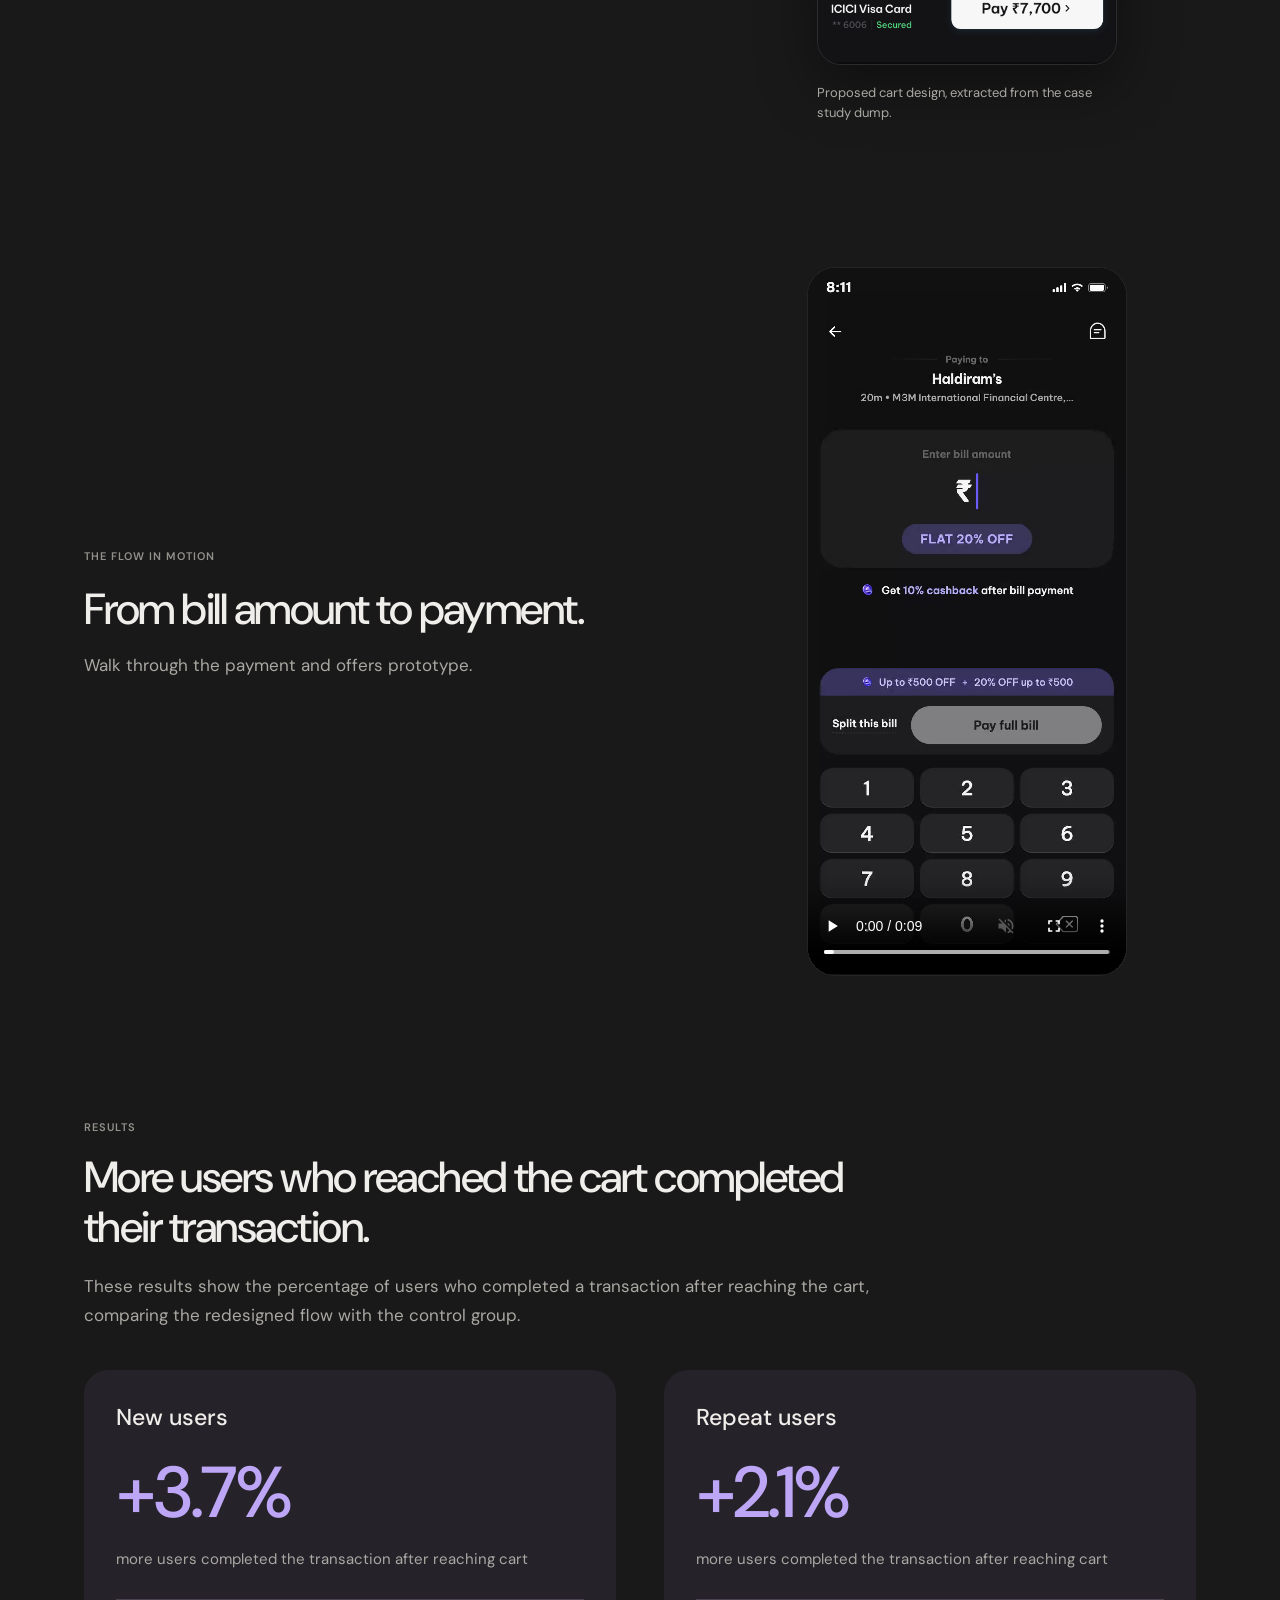
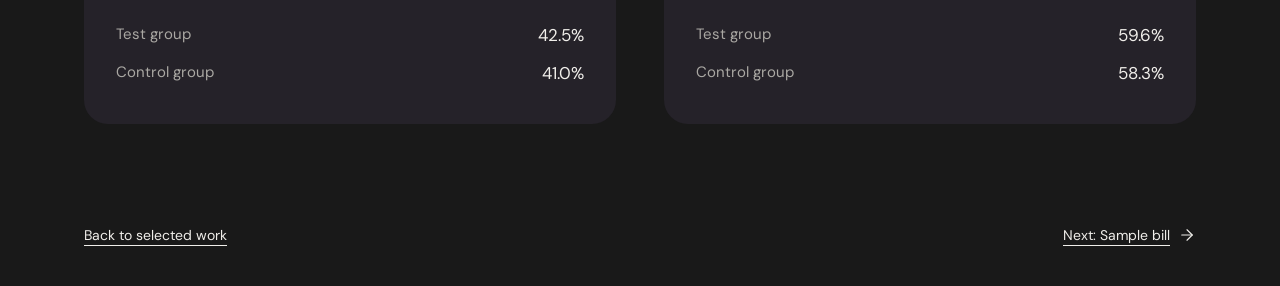
<file: work/payment-flow/index.html>
<!DOCTYPE html><html lang="en"> <head><meta name="astro-view-transitions-enabled" content="true"><meta name="astro-view-transitions-fallback" content="animate"><script type="module" src="/_astro/ClientRouter.astro_astro_type_script_index_0_lang.CqEHGhPG.js"></script><meta charset="UTF-8"><meta name="viewport" content="width=device-width, initial-scale=1"><title>Payment flow for dining — Shriya Ramchandani</title><meta name="description" content="Prioritising offers and savings in District’s restaurant payment flow."><link rel="icon" type="image/svg+xml" href="/favicon.svg"><link rel="preconnect" href="https://fonts.googleapis.com"><link rel="preconnect" href="https://fonts.gstatic.com" crossorigin><link href="https://fonts.googleapis.com/css2?family=DM+Sans:wght@400;500;600&family=Playfair+Display:wght@400;500&family=Caveat:wght@500&display=swap" rel="stylesheet"><style>.astro-route-announcer{position:absolute;left:0;top:0;clip:rect(0 0 0 0);clip-path:inset(50%);overflow:hidden;white-space:nowrap;width:1px;height:1px}@keyframes astroFadeInOut{0%{opacity:1}to{opacity:0}}@keyframes astroFadeIn{0%{opacity:0;mix-blend-mode:plus-lighter}to{opacity:1;mix-blend-mode:plus-lighter}}@keyframes astroFadeOut{0%{opacity:1;mix-blend-mode:plus-lighter}to{opacity:0;mix-blend-mode:plus-lighter}}@keyframes astroSlideFromRight{0%{transform:translate(100%)}}@keyframes astroSlideFromLeft{0%{transform:translate(-100%)}}@keyframes astroSlideToRight{to{transform:translate(100%)}}@keyframes astroSlideToLeft{to{transform:translate(-100%)}}@media(prefers-reduced-motion){::view-transition-group(*),::view-transition-old(*),::view-transition-new(*){animation:none!important}[data-astro-transition-scope]{animation:none!important}}
</style>
<link rel="stylesheet" href="/_astro/index.CSjt5zbE.css">
<link rel="stylesheet" href="/_astro/in-restaurant.7o4uj1il.css">
<link rel="stylesheet" href="/_astro/payment-flow.DOL--l_y.css"><style>[data-astro-transition-scope="astro-i7mjlh3v-1"] { view-transition-name: payment-phone; }@layer astro { ::view-transition-old(payment-phone) { 
	animation-duration: 180ms;
	animation-timing-function: cubic-bezier(0.76, 0, 0.24, 1);
	animation-fill-mode: both;
	animation-name: astroFadeOut; }::view-transition-new(payment-phone) { 
	animation-duration: 180ms;
	animation-timing-function: cubic-bezier(0.76, 0, 0.24, 1);
	animation-fill-mode: both;
	animation-name: astroFadeIn; }[data-astro-transition=back]::view-transition-old(payment-phone) { 
	animation-duration: 180ms;
	animation-timing-function: cubic-bezier(0.76, 0, 0.24, 1);
	animation-fill-mode: both;
	animation-name: astroFadeOut; }[data-astro-transition=back]::view-transition-new(payment-phone) { 
	animation-duration: 180ms;
	animation-timing-function: cubic-bezier(0.76, 0, 0.24, 1);
	animation-fill-mode: both;
	animation-name: astroFadeIn; } }[data-astro-transition-fallback="old"] [data-astro-transition-scope="astro-i7mjlh3v-1"],
			[data-astro-transition-fallback="old"][data-astro-transition-scope="astro-i7mjlh3v-1"] { 
	animation-duration: 180ms;
	animation-timing-function: cubic-bezier(0.76, 0, 0.24, 1);
	animation-fill-mode: both;
	animation-name: astroFadeOut; }[data-astro-transition-fallback="new"] [data-astro-transition-scope="astro-i7mjlh3v-1"],
			[data-astro-transition-fallback="new"][data-astro-transition-scope="astro-i7mjlh3v-1"] { 
	animation-duration: 180ms;
	animation-timing-function: cubic-bezier(0.76, 0, 0.24, 1);
	animation-fill-mode: both;
	animation-name: astroFadeIn; }[data-astro-transition=back][data-astro-transition-fallback="old"] [data-astro-transition-scope="astro-i7mjlh3v-1"],
			[data-astro-transition=back][data-astro-transition-fallback="old"][data-astro-transition-scope="astro-i7mjlh3v-1"] { 
	animation-duration: 180ms;
	animation-timing-function: cubic-bezier(0.76, 0, 0.24, 1);
	animation-fill-mode: both;
	animation-name: astroFadeOut; }[data-astro-transition=back][data-astro-transition-fallback="new"] [data-astro-transition-scope="astro-i7mjlh3v-1"],
			[data-astro-transition=back][data-astro-transition-fallback="new"][data-astro-transition-scope="astro-i7mjlh3v-1"] { 
	animation-duration: 180ms;
	animation-timing-function: cubic-bezier(0.76, 0, 0.24, 1);
	animation-fill-mode: both;
	animation-name: astroFadeIn; }</style></head> <body class="case-study-page payment-case"> <a class="skip-link" href="#case-content">Skip to case study</a> <header class="case-nav"><a href="/#work">Shriya Ramchandani</a><span>Product designer</span></header> <main class="case-main" id="case-content"> <section class="case-hero" aria-labelledby="case-title"> <div class="case-hero-copy"> <p class="case-eyebrow">District dining · Product design</p> <h1 id="case-title">Payment flow for dining</h1> <p class="case-dek">Helping diners understand their savings, one decision at a time.</p> </div> <div class="payment-hero-media"> <div class="project-media" data-astro-transition-persist="payment-phone" data-astro-transition-scope="astro-i7mjlh3v-1"> <div class="phone-screen"><video id="payment-flow-video" muted playsinline loop preload="metadata" poster="/images/payment-flow-dining-poster.png" aria-label="District dining payment flow prototype"><source src="/videos/payment-flow-dining.webm" type="video/webm"></video></div> </div> </div> </section> <section class="case-section" aria-labelledby="context-title"> <p class="section-kicker">The starting point</p> <div class="payment-heading"> <h2 id="context-title">What our payments flow looked like</h2> </div> <div class="payment-flow-diagram" aria-label="Original payment journey: restaurant page, enter amount, then cart"> <svg class="payment-flow-connectors" viewBox="0 0 1100 1570" fill="none" aria-hidden="true"> <defs><marker id="payment-flow-arrow" markerWidth="10" markerHeight="10" refX="7" refY="5" orient="auto"><path d="M2 1 L7 5 L2 9" stroke="#68646d" stroke-width="1.5"></path></marker></defs> <path d="M360 554 H660" stroke="#68646d" stroke-width="2" marker-end="url(#payment-flow-arrow)"></path> <path d="M992 405 C1150 575 1080 712 951 827" stroke="#68646d" stroke-width="2" marker-end="url(#payment-flow-arrow)"></path> <path d="M684 210 H654 V440 H684" stroke="#68646d" stroke-width="2"></path> </svg> <figure class="flow-screen flow-restaurant"><a href="/images/payment-flow/restaurant.png" target="_blank" rel="noopener"><img src="/images/payment-flow/restaurant.png" alt="Restaurant page with a Pay bill action and cashback message" loading="lazy"></a><figcaption class="handwritten-caption">Restaurant page</figcaption></figure> <p class="flow-note flow-start-note">The user opens the restaurant page and taps Pay bill.</p> <figure class="flow-screen flow-amount"><a href="/images/payment-flow/early-amount.png" target="_blank" rel="noopener"><img src="/images/payment-flow/early-amount.png" alt="Original amount entry screen showing restaurant, promo and bank offers before the bill amount is entered" loading="lazy"></a><figcaption class="handwritten-caption">Enter amount page</figcaption></figure> <p class="flow-note flow-offers-note">Several offers compete for attention. None can be applied on this page.</p> <div class="flow-cart-note"><h3>The main offer is automatically applied in the cart.</h3><p>The other two types of <span class="flow-note-highlight">offers appear in 2 separate rails</span>.</p></div> <figure class="flow-screen flow-cart"><a href="/images/payment-flow/offer-actions.png" target="_blank" rel="noopener"><img src="/images/payment-flow/offer-actions.png" alt="Original cart with restaurant savings automatically applied and separate rails for exclusive and bank offers" loading="lazy"></a><figcaption class="handwritten-caption">Cart page</figcaption></figure> </div> <div class="payment-heading payment-flow-takeaway"> <h2>Every offer was competing for attention.</h2> <p>District’s payment flow was designed to surface every possible offer. Diners entered their bill amount, then reached a cart where the restaurant discount was applied automatically and other offers appeared in separate rails.</p> </div> </section> <section class="case-section payment-split" aria-labelledby="complexity-title"> <div class="payment-copy"> <p class="section-kicker">The growing problem</p> <h2 id="complexity-title">A new offer meant another section in the cart.</h2> <p>We launched a loyalty program with cashback in the form of “DineCoins”. Adding DineCoins redemption meant another offer section in the cart.</p> <p>We also introduced a split payment feature and placed it above all the offers. Diners now had to navigate split payment, DineCoins, exclusive offers, payment offers and a bill summary.</p> <p>The attempt to show everything made it harder to focus on the offers that were actually applicable.</p> </div> <figure class="payment-single-screen"><a href="/images/payment-flow/expanded-cart.png" target="_blank" rel="noopener"><img src="/images/payment-flow/expanded-cart.png" alt="Expanded cart with split bill, DineCoins, exclusive offers, payment offers and bill summary" loading="lazy"></a><figcaption>Another offer added another layer of information.</figcaption></figure> </section> <section class="case-section" aria-labelledby="data-title"> <p class="section-kicker">What the data showed</p> <div class="payment-heading"><h2 id="data-title">Most users who reached the cart were dropping off.</h2></div> <div class="payment-stats" aria-label="Baseline cart drop-off rates"> <div><strong>70%</strong><span>of repeat users dropped off from cart</span></div> <div><strong>77%</strong><span>of new users dropped off from cart</span></div> </div> <div class="payment-copy payment-wide-copy"> <p>From calls with users, we found out:</p> <ul class="payment-decisions"> <li>When no offer was available, users could choose to pay directly at the restaurant.</li> <li>Some users were checking potential savings before visiting a restaurant, without intending to pay yet.</li> <li>Others interacted with the offer widgets but still left without paying, particularly new users.</li> </ul> <p class="payment-target-takeaway">This last set of users is who we needed to target: users who intended to pay but were still dropping off.</p> </div> </section> <section class="case-section" aria-labelledby="hypothesis-title"> <div class="payment-hypothesis"> <h2 id="hypothesis-title">The hypothesis</h2> <p>In the attempt to surface all possible offers, the users were being overwhelmed and couldn’t figure out the savings</p> <p>Prioritising what offers/information to show at which point and presenting all the offers in a streamlined manner would help the user understand what’s happening better</p> </div> </section> <section class="case-section" aria-labelledby="priority-title"> <p class="section-kicker">Setting the hierarchy</p> <div class="payment-heading"> <h2 id="priority-title">So, what should users see first?</h2> <p>To streamline the offers, we first needed to decide what deserved the most attention at each step of payment.</p> <p>Restaurant offers apply automatically, while promos and bank offers need a user action. Diners can also redeem existing DineCoins and earn more for a future bill.</p> <p>We used these differences to set the following priority order:</p> </div> <ol class="payment-priorities"> <li><span class="priority-number">01</span><div><div class="priority-heading"><h3>Restaurant offer</h3><span class="priority-tag">Auto applied</span></div><p>Highest priority. Provides maximum value to the user.</p></div></li> <li><span class="priority-number">02</span><div><div class="priority-heading"><h3>DineCoins earned</h3><span class="priority-tag">Applies manually</span></div><p>Medium priority. Earning DineCoins can provide a reason to pay through District even when no other discount is available.</p></div></li> <li><span class="priority-number">03</span><div><div class="priority-heading"><h3>Additional offers</h3><span class="priority-tag">Applies manually</span></div><p>Lower priority. These include bank offers, which are applied in only 5% of our bill payments, and District promos, which are only sometimes available.</p></div></li> </ol> </section> <section class="case-section payment-split" aria-labelledby="amount-title"> <div class="payment-copy"> <p class="section-kicker">The redesigned amount-entry screen</p> <h2 id="amount-title">One task, with a clearer reason to continue.</h2> <p>The restaurant offer sits with the bill input, followed by the DineCoins cashback message. Two additional offers, when available, are introduced more subtly above the payment actions.</p> <ul class="payment-decisions"><li>Keep the main discount close to the amount being entered.</li><li>Explain the cashback earned after payment separately.</li><li>Move the split-bill action to this step to reduce confusion in the cart.</li></ul> </div> <figure class="payment-single-screen"><a href="/images/payment-flow/new-amount.png" target="_blank" rel="noopener"><img src="/images/payment-flow/new-amount.png" alt="Redesigned amount-entry screen: restaurant discount beside bill input, cashback below, additional offers above Split this bill and Pay full bill" loading="lazy"></a><figcaption class="handwritten-caption">New enter amount screen</figcaption></figure> </section> <section class="case-section payment-split" aria-labelledby="cart-title"> <div class="payment-copy"> <p class="section-kicker">The redesigned cart</p> <h2 id="cart-title">Bring relevant offers into one place.</h2> <p>The restaurant discount is already applied. The bill amount, savings and DineCoins earned are grouped at the top so diners can understand the value of paying through District.</p> <p>Additional offers are stacked in a single widget. Diners can apply the surfaced offers or open the full list, instead of scanning multiple offer rails.</p> </div> <figure class="payment-single-screen payment-cart-screen"><a href="/images/payment-flow/new-cart.png" target="_blank" rel="noopener"><img src="/images/payment-flow/new-cart.png" alt="Redesigned cart with bill and savings summary, stacked DineCoins and bank offers, access to more offers and itemised bill summary" loading="lazy"></a><figcaption>Proposed cart design, extracted from the case study dump.</figcaption></figure> </section> <section class="case-section payment-prototype" aria-labelledby="prototype-title"> <div class="payment-copy"> <p class="section-kicker">The flow in motion</p> <h2 id="prototype-title">From bill amount to payment.</h2> <p>Walk through the payment and offers prototype.</p> </div> <video autoplay controls muted playsinline loop preload="metadata" poster="/images/payment-flow-dining-poster.png" aria-label="Walkthrough of the District dining payment and offers prototype"><source src="/videos/payment-flow-dining.webm" type="video/webm"><a href="/videos/payment-flow-dining.webm">Watch the prototype</a></video> </section> <section class="case-section payment-results" aria-labelledby="results-title"> <p class="section-kicker">Results</p> <div class="payment-heading"> <h2 id="results-title">More users who reached the cart completed their transaction.</h2> <p>These results show the percentage of users who completed a transaction after reaching the cart, comparing the redesigned flow with the control group.</p> </div> <div class="payment-result-grid"> <article> <h3>New users</h3> <strong class="payment-result-lift">+3.7%</strong> <p>more users completed the transaction after reaching cart</p> <dl><div><dt>Test group</dt><dd>42.5%</dd></div><div><dt>Control group</dt><dd>41.0%</dd></div></dl> </article> <article> <h3>Repeat users</h3> <strong class="payment-result-lift">+2.1%</strong> <p>more users completed the transaction after reaching cart</p> <dl><div><dt>Test group</dt><dd>59.6%</dd></div><div><dt>Control group</dt><dd>58.3%</dd></div></dl> </article> </div> </section> <nav class="case-end-nav" aria-label="Project navigation"><a href="/#work">Back to selected work</a><a href="/work/sample-bill">Next: Sample bill <svg xmlns="http://www.w3.org/2000/svg" width="18" height="18" viewBox="0 0 24 24" fill="none" stroke="currentColor" stroke-width="1.5" stroke-linecap="round" stroke-linejoin="round" class="lucide lucide-arrow-right" aria-hidden="true"><path d="M5 12h14"></path><path d="m12 5 7 7-7 7"></path></svg></a></nav> </main> <script type="module" src="/_astro/payment-flow.astro_astro_type_script_index_0_lang.B3nYyFJD.js"></script> </body> </html>
</file>
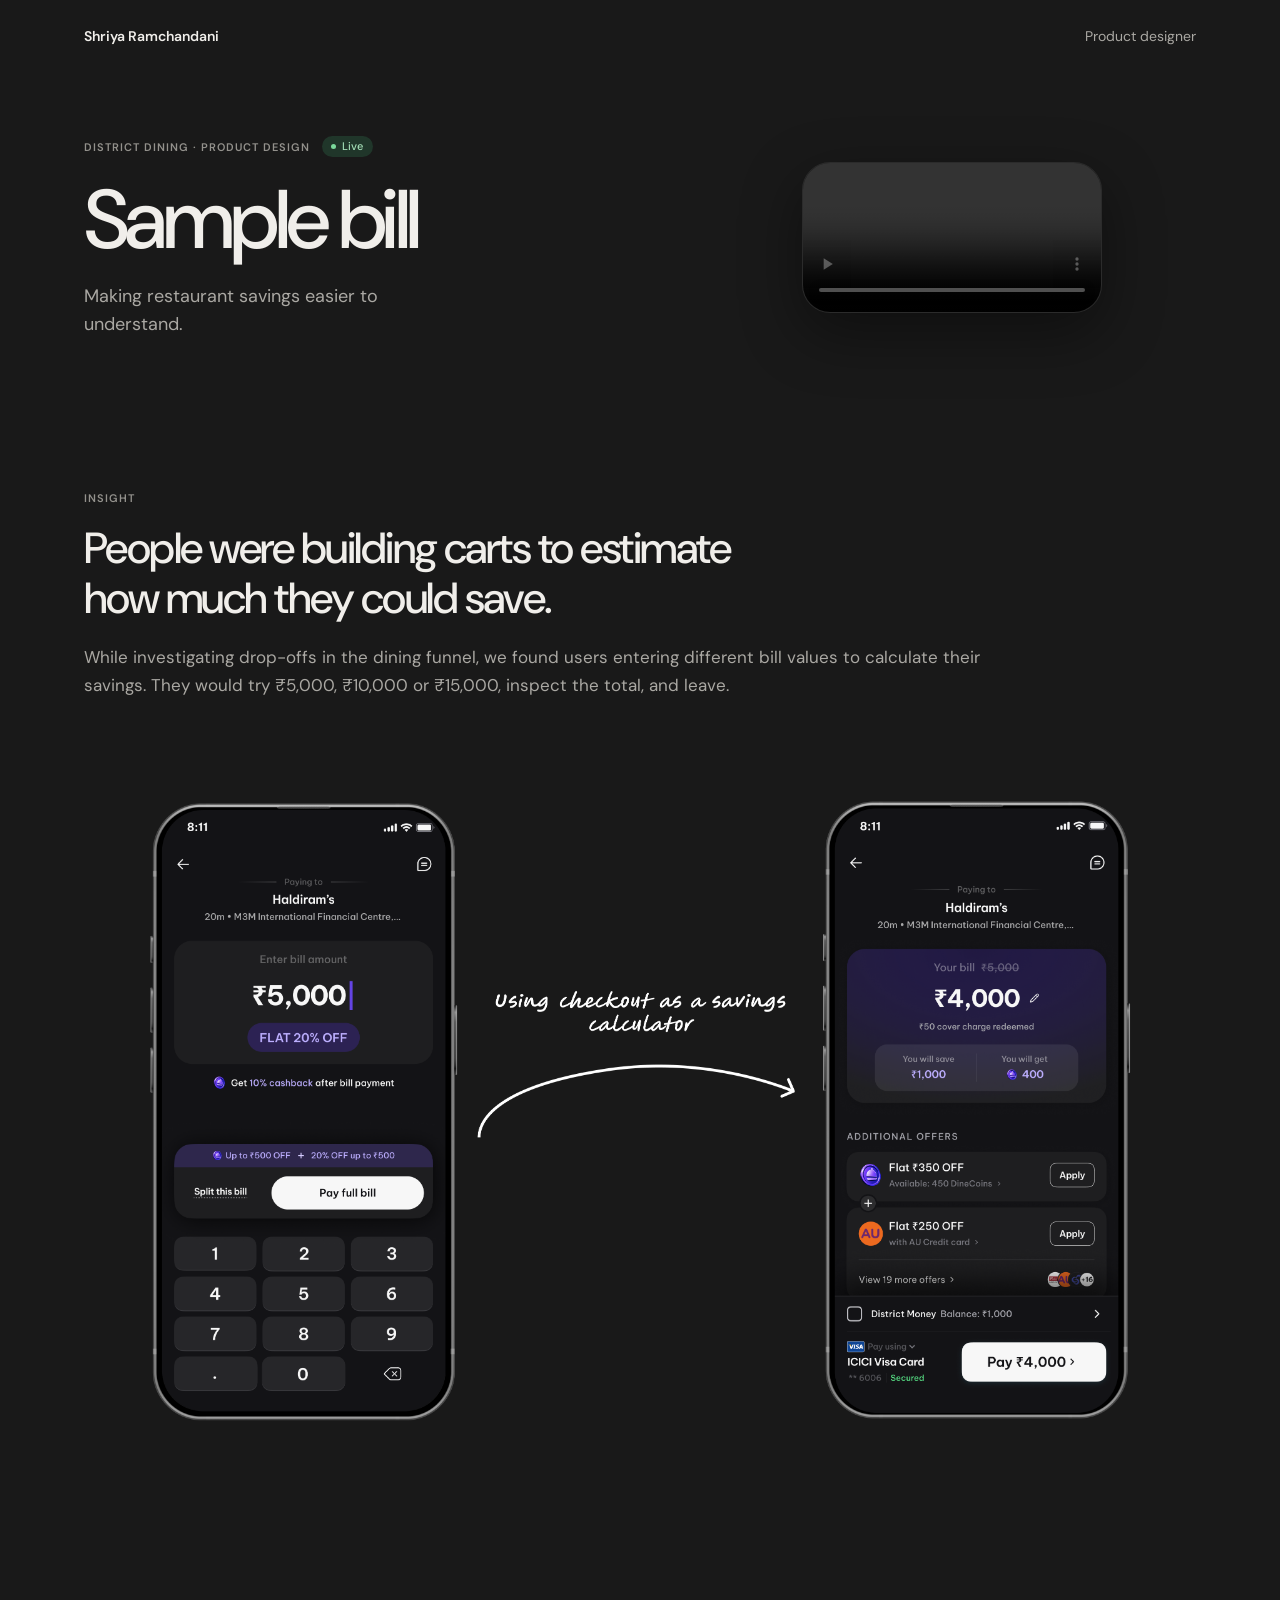
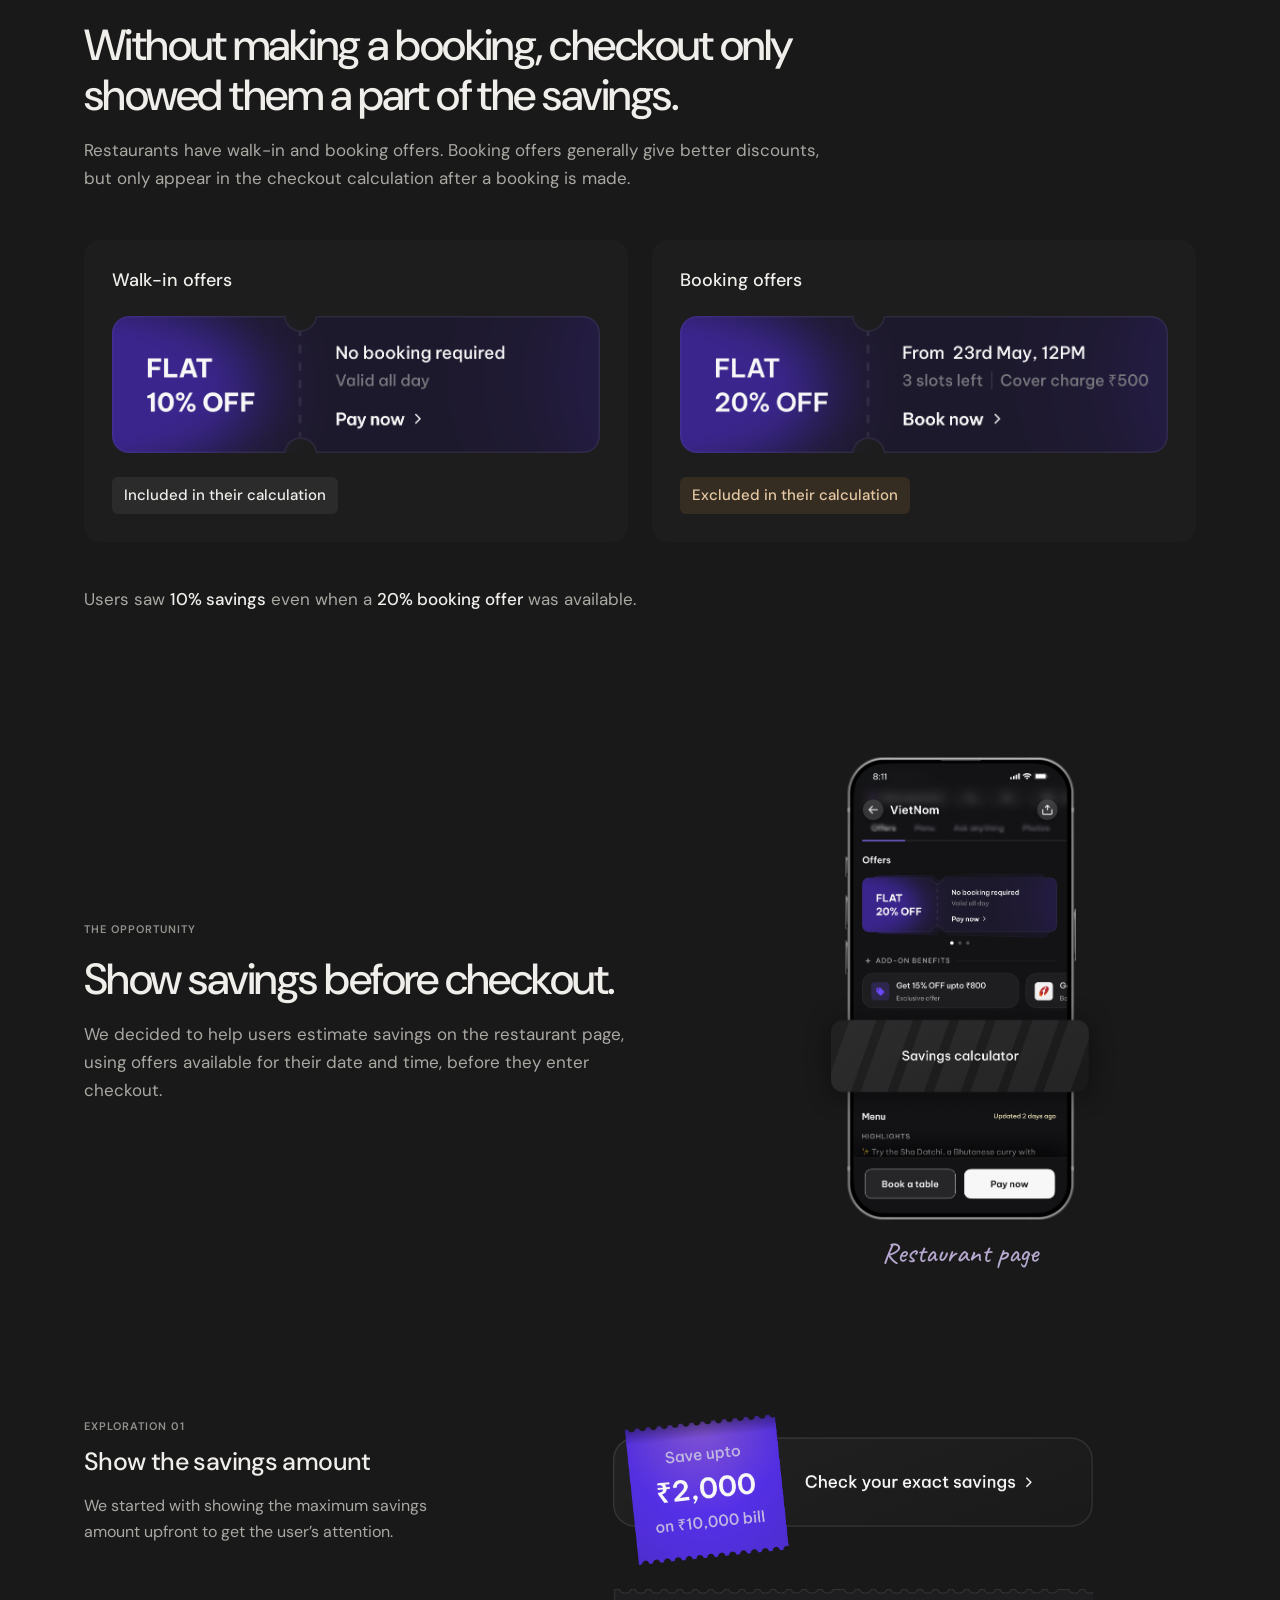
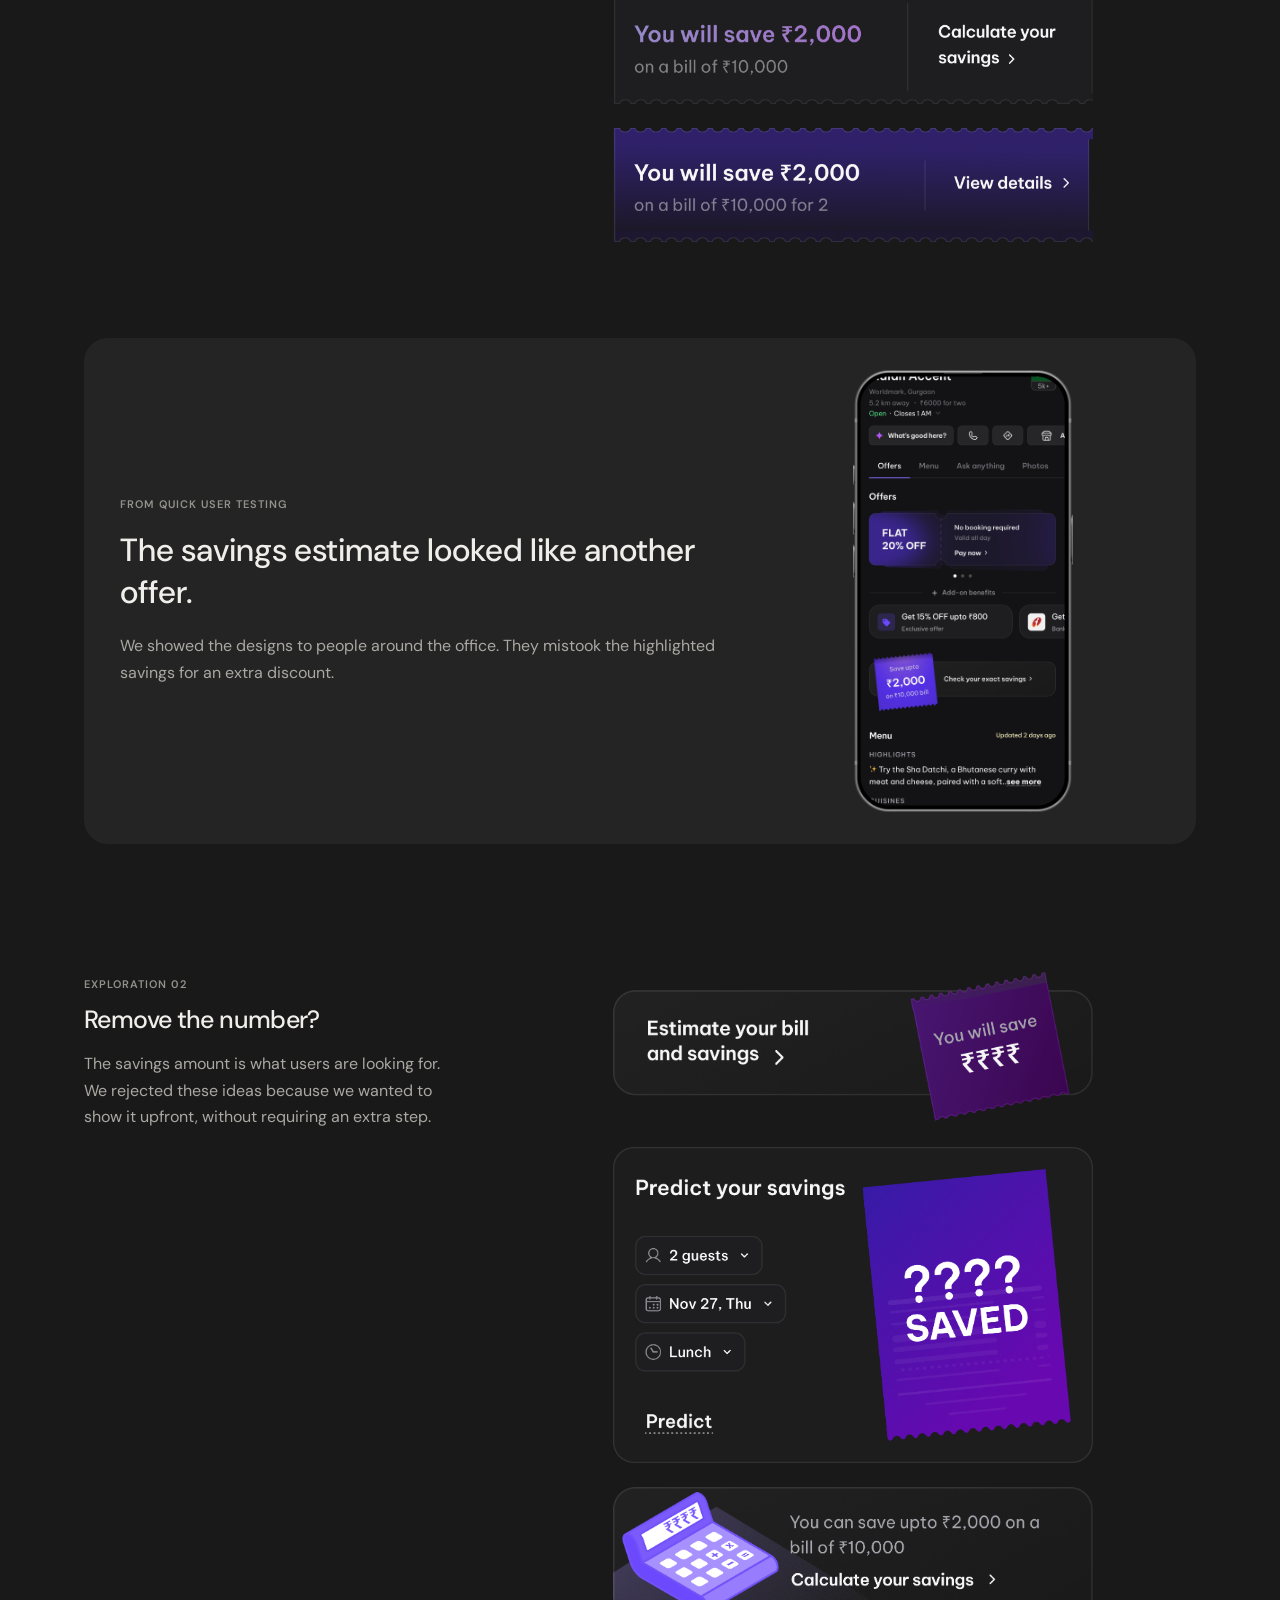
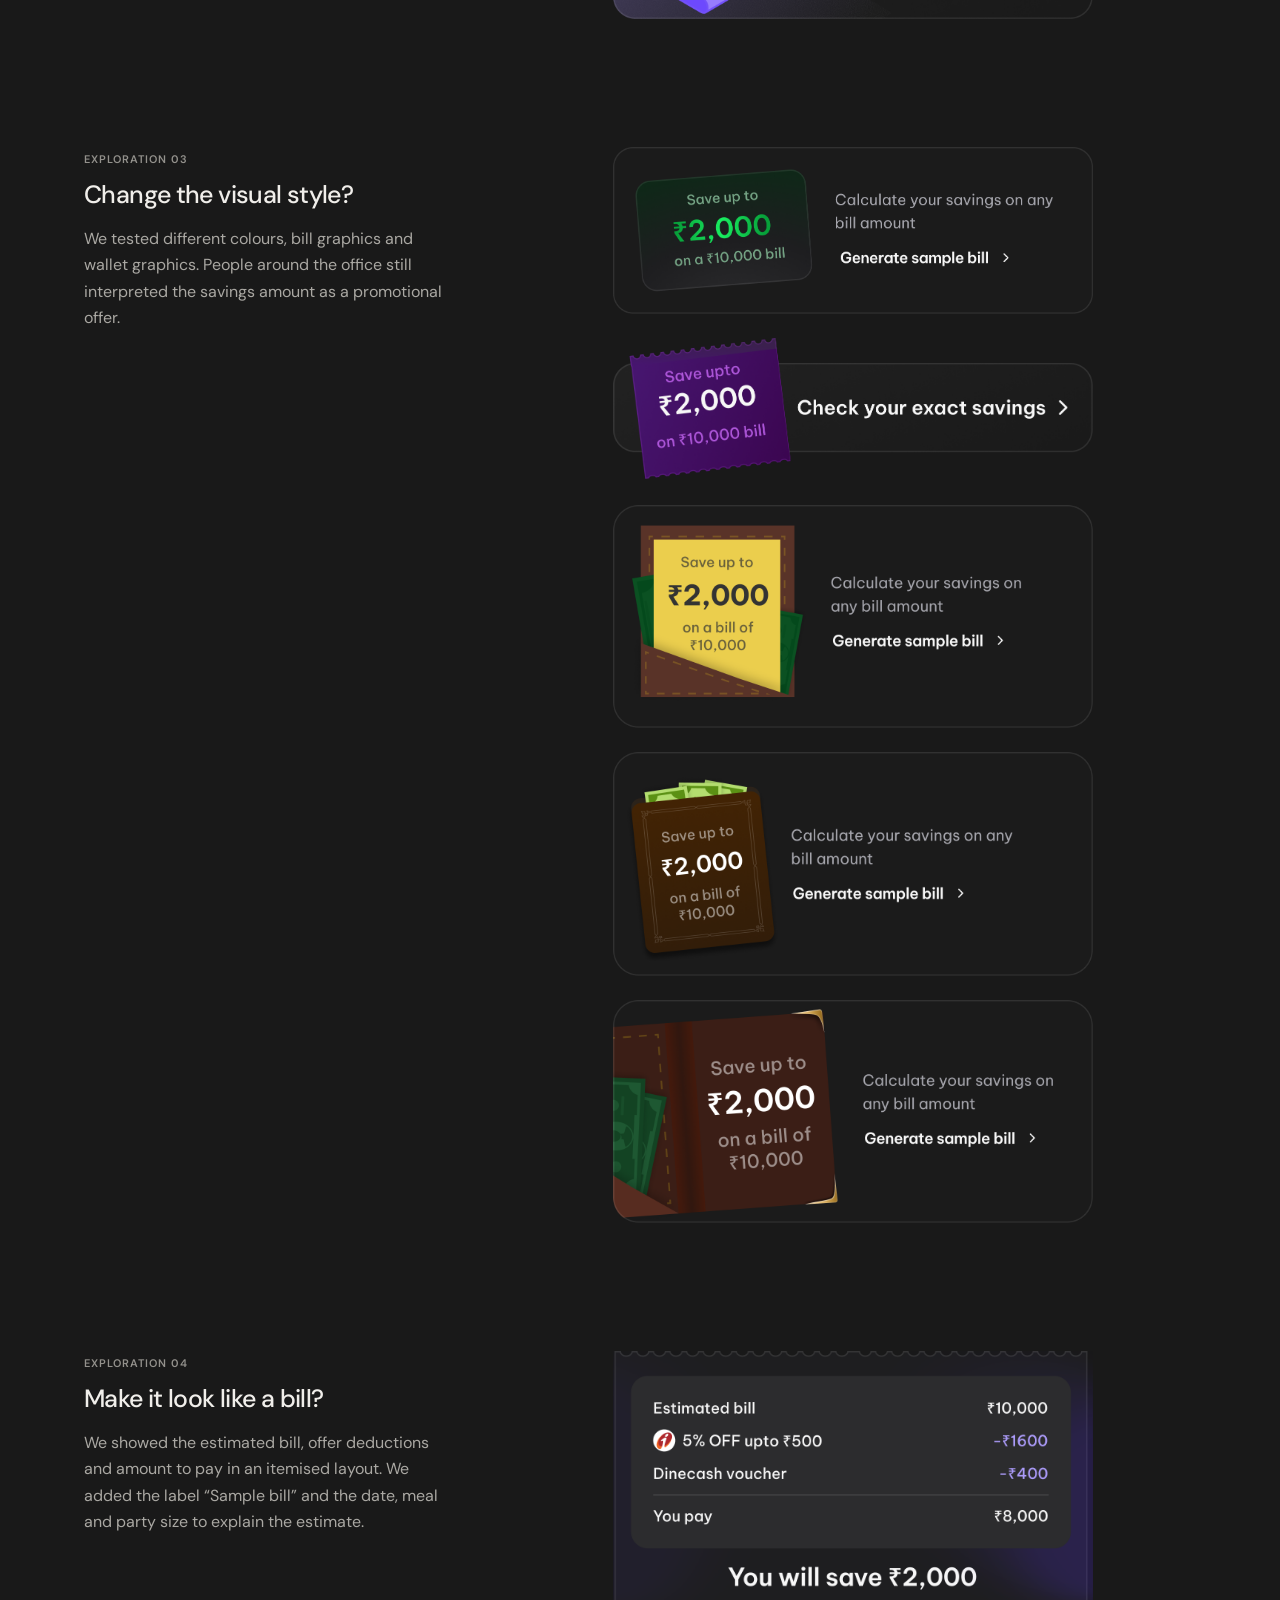
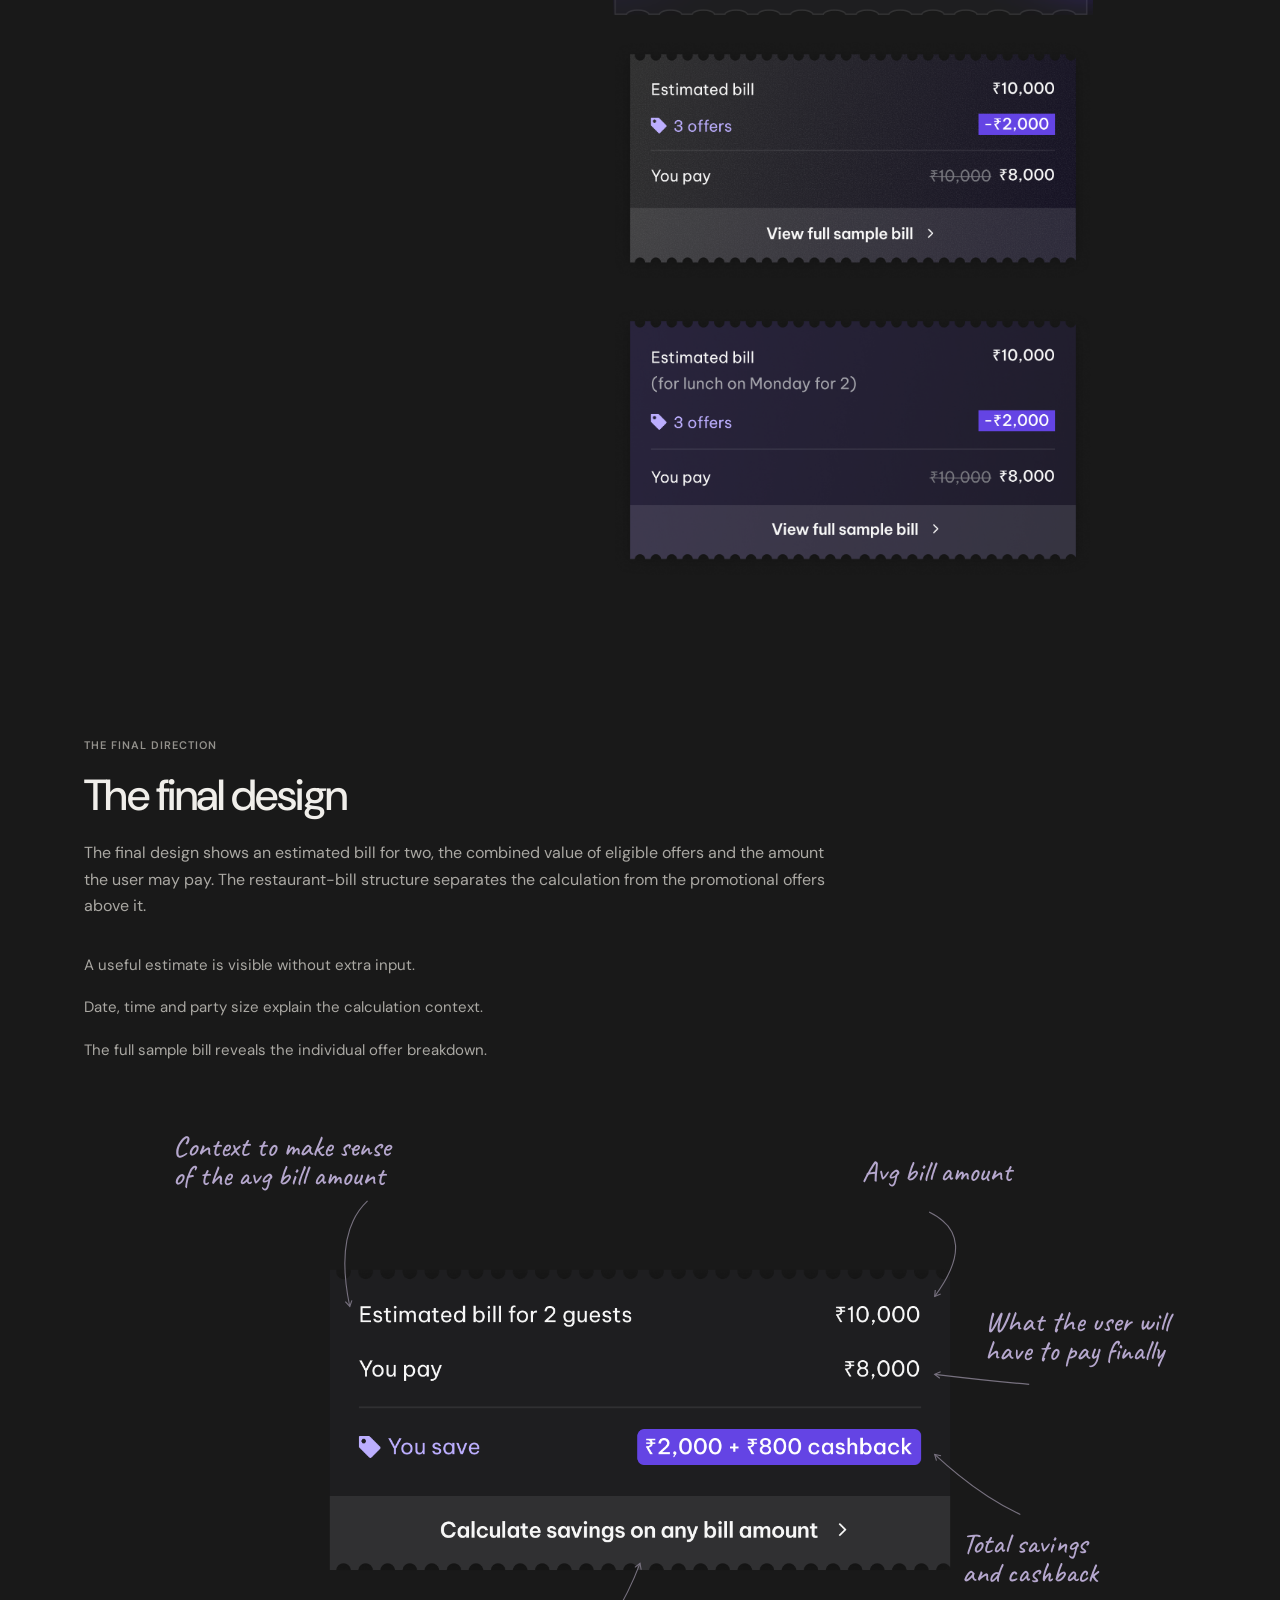
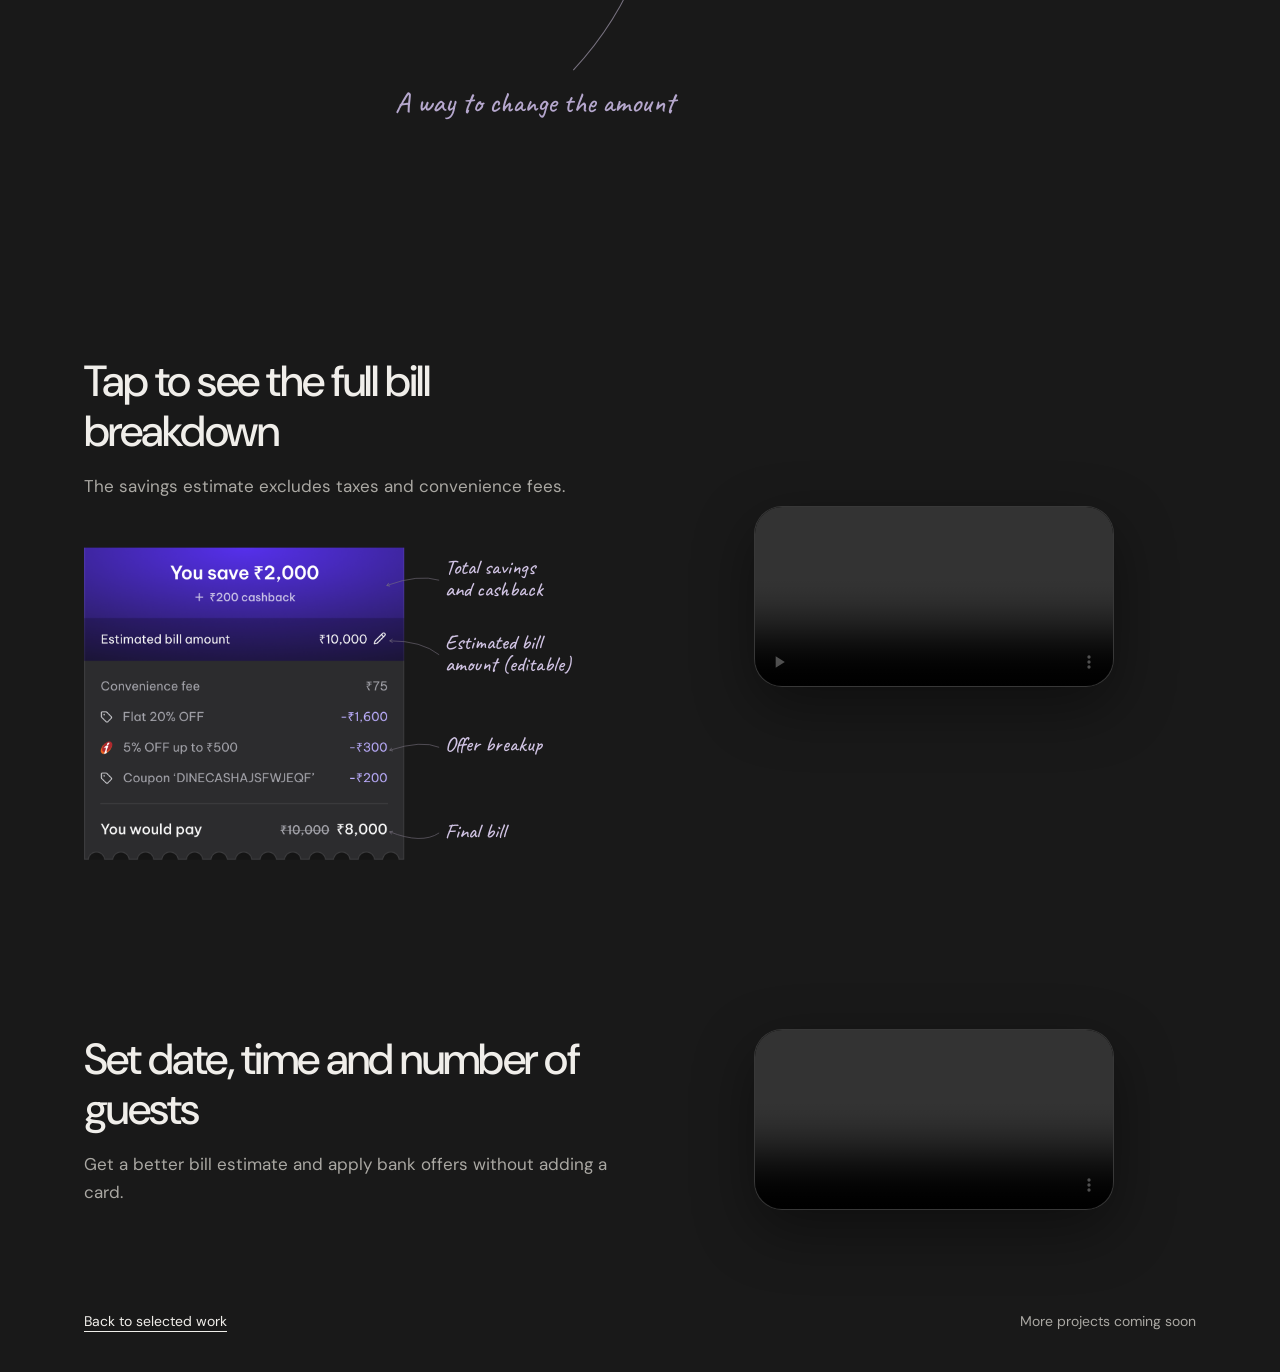
<file: work/sample-bill/index.html>
<!DOCTYPE html><html lang="en"> <head><meta charset="UTF-8"><meta name="viewport" content="width=device-width, initial-scale=1"><title>Sample bill for restaurants — Shriya Ramchandani</title><meta name="description" content="How Shriya designed a sample bill that helps District diners understand their possible savings before they pay."><link rel="icon" type="image/svg+xml" href="/favicon.svg"><link rel="preconnect" href="https://fonts.googleapis.com"><link rel="preconnect" href="https://fonts.gstatic.com" crossorigin><link href="https://fonts.googleapis.com/css2?family=DM+Sans:wght@400;500;600&family=Playfair+Display:wght@400;500&family=Caveat:wght@500&display=swap" rel="stylesheet"><link rel="stylesheet" href="/_astro/index.CSjt5zbE.css">
<link rel="stylesheet" href="/_astro/in-restaurant.7o4uj1il.css"></head> <body class="case-study-page"> <a class="skip-link" href="#case-content">Skip to case study</a> <header class="case-nav"> <a href="/#work">Shriya Ramchandani</a> <span>Product designer</span> </header> <main class="case-main" id="case-content"> <section class="case-hero" aria-labelledby="case-title"> <div class="case-hero-copy"> <p class="case-eyebrow case-project-meta"><span>District dining · Product design</span><span class="case-live-tag" aria-label="Live on the District app"><span class="case-live-dot" aria-hidden="true"></span>Live</span></p> <h1 id="case-title">Sample bill</h1> <p class="case-dek">Making restaurant savings easier to understand.</p> </div> <div class="receipt-stage" aria-label="Example of the final sample bill design"> <video width="1180" height="2556" class="hero-demo-video" muted playsinline loop controls preload="metadata" aria-label="Sample bill live flow walkthrough"> <source src="/videos/sample-bill-hero.mp4" type="video/mp4"> </video> <article class="sample-receipt sample-receipt-hero reconstructed-bill"> <div class="receipt-context"><span>Sample bill</span><span>Lunch · Monday · 2 guests</span></div> <div class="receipt-row receipt-row-primary"><span>Estimated bill</span><strong>₹10,000</strong></div> <div class="receipt-row"><span>3 eligible offers</span><strong class="saving">−₹2,000</strong></div> <div class="receipt-rule"></div> <div class="receipt-row receipt-total"><span>You pay</span><strong>₹8,000</strong></div> <div class="receipt-detail">View full sample bill</div> </article> </div> </section> <section class="case-section behaviour-section" aria-labelledby="behaviour-title"> <div class="section-kicker">Insight</div> <div class="behaviour-grid"> <div> <h2 id="behaviour-title">People were building carts to estimate how much they could save.</h2> <p>While investigating drop-offs in the dining funnel, we found users entering different bill values to calculate their savings. They would try ₹5,000, ₹10,000 or ₹15,000, inspect the total, and leave.</p> </div> <figure class="insight-checkout-flow"> <a href="/images/sample-bill/checkout-savings-flow.png" target="_blank" rel="noopener" aria-label="View checkout savings flow at full size"> <img src="/images/sample-bill/checkout-savings-flow.png" alt="Users enter a ₹5,000 bill, then open checkout to inspect the ₹4,000 payable amount and available offers, using checkout as a savings calculator." loading="lazy"> </a> </figure> </div> </section> <section class="case-section offer-context" aria-labelledby="offer-context-title"> <div class="case-section-heading"> <h2 id="offer-context-title">Without making a booking, checkout only showed them a part of the savings.</h2> <p>Restaurants have walk-in and booking offers. Booking offers generally give better discounts, but only appear in the checkout calculation after a booking is made.</p> </div> <div class="offer-comparison" aria-label="Walk-in offers compared with booking offers"> <article class="offer-comparison-card"> <h3>Walk-in offers</h3> <img class="offer-example" src="/images/sample-bill/walk-in-offer.png" alt="Walk-in offer: flat 10% off, no booking required, valid all day" loading="lazy"> <p class="offer-calculation-status">Included in their calculation</p> </article> <article class="offer-comparison-card"> <h3>Booking offers</h3> <img class="offer-example" src="/images/sample-bill/booking-offer.png" alt="Booking offer: flat 20% off for a selected date and time, with a Book now action" loading="lazy"> <p class="offer-calculation-status">Excluded in their calculation</p> </article> </div> <p class="offer-takeaway">Users saw <strong>10% savings</strong> even when a <strong>20% booking offer</strong> was available.</p> </section> <section class="case-section opportunity-section" aria-labelledby="opportunity-title"> <div class="opportunity-copy"> <div class="section-kicker">The opportunity</div> <div class="case-section-heading opportunity-heading"> <h2 id="opportunity-title">Show savings before checkout.</h2> <p>We decided to help users estimate savings on the restaurant page, using offers available for their date and time, before they enter checkout.</p> </div> </div> <figure class="opportunity-visual"> <img src="/images/sample-bill/savings-calculator-placement.png" alt="Restaurant page showing the proposed savings calculator below offers and above the menu" loading="lazy"> <figcaption class="handwritten-caption">Restaurant page</figcaption> </figure> </section> <section class="case-section iteration-section" aria-labelledby="iteration-title"> <div class="actual-iterations">  <article class="exploration"> <div class="exploration-copy"> <span class="section-kicker">Exploration 01</span> <h3>Show the savings amount</h3> <p>We started with showing the maximum savings amount upfront to get the user’s attention.</p> </div> <div class="exploration-screens"> <figure> <a href="/images/sample-bill/1.png" target="_blank" rel="noopener" aria-label="Open iteration 1 at full size"> <img src="/images/sample-bill/1.png" alt="Iteration 1: Show the savings amount" loading="lazy"> </a> </figure><figure> <a href="/images/sample-bill/2.png" target="_blank" rel="noopener" aria-label="Open iteration 2 at full size"> <img src="/images/sample-bill/2.png" alt="Iteration 2: Show the savings amount" loading="lazy"> </a> </figure><figure> <a href="/images/sample-bill/3.png" target="_blank" rel="noopener" aria-label="Open iteration 3 at full size"> <img src="/images/sample-bill/3.png" alt="Iteration 3: Show the savings amount" loading="lazy"> </a> </figure> </div> </article> <aside class="problem-callout iteration-feedback"> <div class="iteration-feedback-copy"> <h2 class="problem-label" id="iteration-title">From quick user testing</h2> <strong>The savings estimate looked like another offer.</strong> <p>We showed the designs to people around the office. They mistook the highlighted savings for an extra discount.</p> </div> <img class="iteration-feedback-image" src="/images/sample-bill/early-calculator-context.png" alt="Restaurant page with the early savings calculator beneath the offers, showing a highlighted ₹2,000 saving" loading="lazy"> </aside> <article class="exploration"> <div class="exploration-copy"> <span class="section-kicker">Exploration 02</span> <h3>Remove the number?</h3> <p>The savings amount is what users are looking for. We rejected these ideas because we wanted to show it upfront, without requiring an extra step.</p> </div> <div class="exploration-screens"> <figure> <a href="/images/sample-bill/4.png" target="_blank" rel="noopener" aria-label="Open iteration 4 at full size"> <img src="/images/sample-bill/4.png" alt="Iteration 4: Remove the number?" loading="lazy"> </a> </figure><figure> <a href="/images/sample-bill/5.png" target="_blank" rel="noopener" aria-label="Open iteration 5 at full size"> <img src="/images/sample-bill/5.png" alt="Iteration 5: Remove the number?" loading="lazy"> </a> </figure><figure> <a href="/images/sample-bill/6.png" target="_blank" rel="noopener" aria-label="Open iteration 6 at full size"> <img src="/images/sample-bill/6.png" alt="Iteration 6: Remove the number?" loading="lazy"> </a> </figure> </div> </article>  <article class="exploration"> <div class="exploration-copy"> <span class="section-kicker">Exploration 03</span> <h3>Change the visual style?</h3> <p>We tested different colours, bill graphics and wallet graphics. People around the office still interpreted the savings amount as a promotional offer.</p> </div> <div class="exploration-screens"> <figure> <a href="/images/sample-bill/7.png" target="_blank" rel="noopener" aria-label="Open iteration 7 at full size"> <img src="/images/sample-bill/7.png" alt="Iteration 7: Change the visual style?" loading="lazy"> </a> </figure><figure> <a href="/images/sample-bill/8.png" target="_blank" rel="noopener" aria-label="Open iteration 8 at full size"> <img src="/images/sample-bill/8.png" alt="Iteration 8: Change the visual style?" loading="lazy"> </a> </figure><figure> <a href="/images/sample-bill/9.png" target="_blank" rel="noopener" aria-label="Open iteration 9 at full size"> <img src="/images/sample-bill/9.png" alt="Iteration 9: Change the visual style?" loading="lazy"> </a> </figure><figure> <a href="/images/sample-bill/10.png" target="_blank" rel="noopener" aria-label="Open iteration 10 at full size"> <img src="/images/sample-bill/10.png" alt="Iteration 10: Change the visual style?" loading="lazy"> </a> </figure><figure> <a href="/images/sample-bill/11.png" target="_blank" rel="noopener" aria-label="Open iteration 11 at full size"> <img src="/images/sample-bill/11.png" alt="Iteration 11: Change the visual style?" loading="lazy"> </a> </figure> </div> </article>  <article class="exploration"> <div class="exploration-copy"> <span class="section-kicker">Exploration 04</span> <h3>Make it look like a bill?</h3> <p>We showed the estimated bill, offer deductions and amount to pay in an itemised layout. We added the label “Sample bill” and the date, meal and party size to explain the estimate.</p> </div> <div class="exploration-screens"> <figure> <a href="/images/sample-bill/12.png" target="_blank" rel="noopener" aria-label="Open iteration 12 at full size"> <img src="/images/sample-bill/12.png" alt="Iteration 12: Make it look like a bill?" loading="lazy"> </a> </figure><figure> <a href="/images/sample-bill/13.png" target="_blank" rel="noopener" aria-label="Open iteration 13 at full size"> <img src="/images/sample-bill/13.png" alt="Iteration 13: Make it look like a bill?" loading="lazy"> </a> </figure><figure> <a href="/images/sample-bill/14.png" target="_blank" rel="noopener" aria-label="Open iteration 14 at full size"> <img src="/images/sample-bill/14.png" alt="Iteration 14: Make it look like a bill?" loading="lazy"> </a> </figure> </div> </article>  </div> </section> <section class="case-section final-section" aria-labelledby="final-title"> <div class="final-copy"> <div class="section-kicker">The final direction</div> <h2 id="final-title">The final design</h2> <p>The final design shows an estimated bill for two, the combined value of eligible offers and the amount the user may pay. The restaurant-bill structure separates the calculation from the promotional offers above it.</p> <ul> <li>A useful estimate is visible without extra input.</li> <li>Date, time and party size explain the calculation context.</li> <li>The full sample bill reveals the individual offer breakdown.</li> </ul> </div> <div class="final-receipt-wrap"> <svg class="annotated-final-bill" viewBox="0 0 1000 580" role="img" aria-labelledby="bill-callouts-title bill-callouts-description"> <title id="bill-callouts-title">The final sample bill, explained</title> <desc id="bill-callouts-description">Average bill amount: ₹10,000. Context: an estimate for two guests. Final payment: ₹8,000. Total savings and cashback: ₹2,000 plus ₹800 cashback. The bottom action lets users change the bill amount.</desc> <defs><marker id="bill-arrow" markerWidth="8" markerHeight="8" refX="6" refY="4" orient="auto-start-reverse"><path d="M1 1 L6 4 L1 7" fill="none" stroke="#77717f" stroke-width="1"></path></marker></defs> <image href="/images/sample-bill/final-bill.png" x="220" y="150" width="560" height="270"></image> <g class="bill-callout-arrows" fill="none" stroke="currentColor" stroke-width="1" marker-end="url(#bill-arrow)"> <path d="M760 98 Q805 120 765 174"></path> <path d="M255 88 Q225 116 239 183"></path> <path d="M850 253 Q815 250 765 244"></path> <path d="M842 370 Q805 353 765 316"></path> <path d="M440 510 Q480 467 500 414"></path> </g> <g class="bill-callout-labels" fill="currentColor" font-size="20"> <text x="700" y="70">Avg bill amount</text> <text x="80" y="48"><tspan x="80">Context to make sense</tspan><tspan x="80" dy="26">of the avg bill amount</tspan></text> <text x="810" y="205"><tspan x="810">What the user will</tspan><tspan x="810" dy="26">have to pay finally</tspan></text> <text x="790" y="405"><tspan x="790">Total savings</tspan><tspan x="790" dy="26">and cashback</tspan></text> <text x="280" y="548">A way to change the amount</text> </g> </svg> <article class="sample-receipt sample-receipt-final reconstructed-bill"> <div class="receipt-context"><span>Sample bill</span><span>For lunch on Monday for 2</span></div> <div class="receipt-row receipt-row-primary"><span>Estimated bill</span><strong>₹10,000</strong></div> <div class="receipt-line-item"><span>Restaurant offer · 20% off</span><strong>−₹1,600</strong></div> <div class="receipt-line-item"><span>Bank offer · up to ₹500</span><strong>−₹300</strong></div> <div class="receipt-line-item"><span>DineCash voucher</span><strong>−₹100</strong></div> <div class="receipt-rule"></div> <div class="receipt-row receipt-total"><span>You pay</span><strong>₹8,000</strong></div> <div class="receipt-saving-message">You may save ₹2,000</div> </article> </div> </section> <section class="case-section prototype-demo bill-breakdown-demo" aria-labelledby="prototype-title"> <div class="case-section-heading"> <h2 id="prototype-title">Tap to see the full bill breakdown</h2> <p>The savings estimate excludes taxes and convenience fees.</p> <svg class="annotated-full-bill" viewBox="0 0 900 600" role="img" aria-labelledby="full-bill-title"> <title id="full-bill-title">Full bill: total savings and cashback, editable estimated bill amount, offer breakup and final bill</title> <defs><marker id="full-bill-arrow" markerWidth="8" markerHeight="8" refX="6" refY="4" orient="auto"><path d="M1 1 L6 4 L1 7" fill="none" stroke="#77717f" stroke-width="1"></path></marker></defs> <image href="/images/sample-bill/full-bill-v3.png" x="0" y="20" width="550" height="536"></image> <g class="bill-callout-arrows" fill="none" stroke="currentColor" stroke-width="1" marker-end="url(#full-bill-arrow)"> <path d="M610 76 Q575 65 520 85"></path> <path d="M610 204 Q580 180 525 180"></path> <path d="M610 363 Q580 350 525 368"></path> <path d="M610 510 Q580 530 525 508"></path> </g> <g class="bill-callout-labels"> <text x="620" y="65"><tspan x="620">Total savings</tspan><tspan x="620" dy="38">and cashback</tspan></text> <text x="620" y="194"><tspan x="620">Estimated bill</tspan><tspan x="620" dy="38">amount (editable)</tspan></text> <text x="620" y="370">Offer breakup</text> <text x="620" y="518">Final bill</text> </g> </svg> </div> <div class="prototype-phone"> <video width="1180" height="2556" class="prototype-phone-video" controls muted playsinline loop preload="metadata" aria-label="Sample bill prototype walkthrough"> <source src="/videos/sample-bill-demo-short.mp4" type="video/mp4">
Your browser does not support this video. <a href="/videos/sample-bill-demo-short.mp4">Watch the walkthrough</a>.
</video> </div> </section> <section class="case-section prototype-demo" aria-labelledby="calculator-demo-title"> <div class="case-section-heading"> <h2 id="calculator-demo-title">Set date, time and number of guests</h2> <p>Get a better bill estimate and apply bank offers without adding a card.</p> </div> <div class="prototype-phone"> <video width="1180" height="2556" class="prototype-phone-video" controls muted playsinline loop preload="metadata" aria-label="Additional sample bill flow walkthrough"> <source src="/videos/sample-bill-demo-second.mp4" type="video/mp4"> <a href="/videos/sample-bill-demo-second.mp4">Watch the walkthrough</a> </video> </div> </section> <nav class="case-end-nav" aria-label="Project navigation"> <a href="/#work">Back to selected work</a> <span>More projects coming soon</span> </nav> </main> <script type="module">const o=document.querySelectorAll(".prototype-phone-video, .hero-demo-video");o.forEach(e=>{new IntersectionObserver(([r])=>{r.isIntersecting?(e.muted=!0,e.play().catch(()=>{})):e.pause()},{threshold:.35}).observe(e)});</script> </body> </html>
</file>
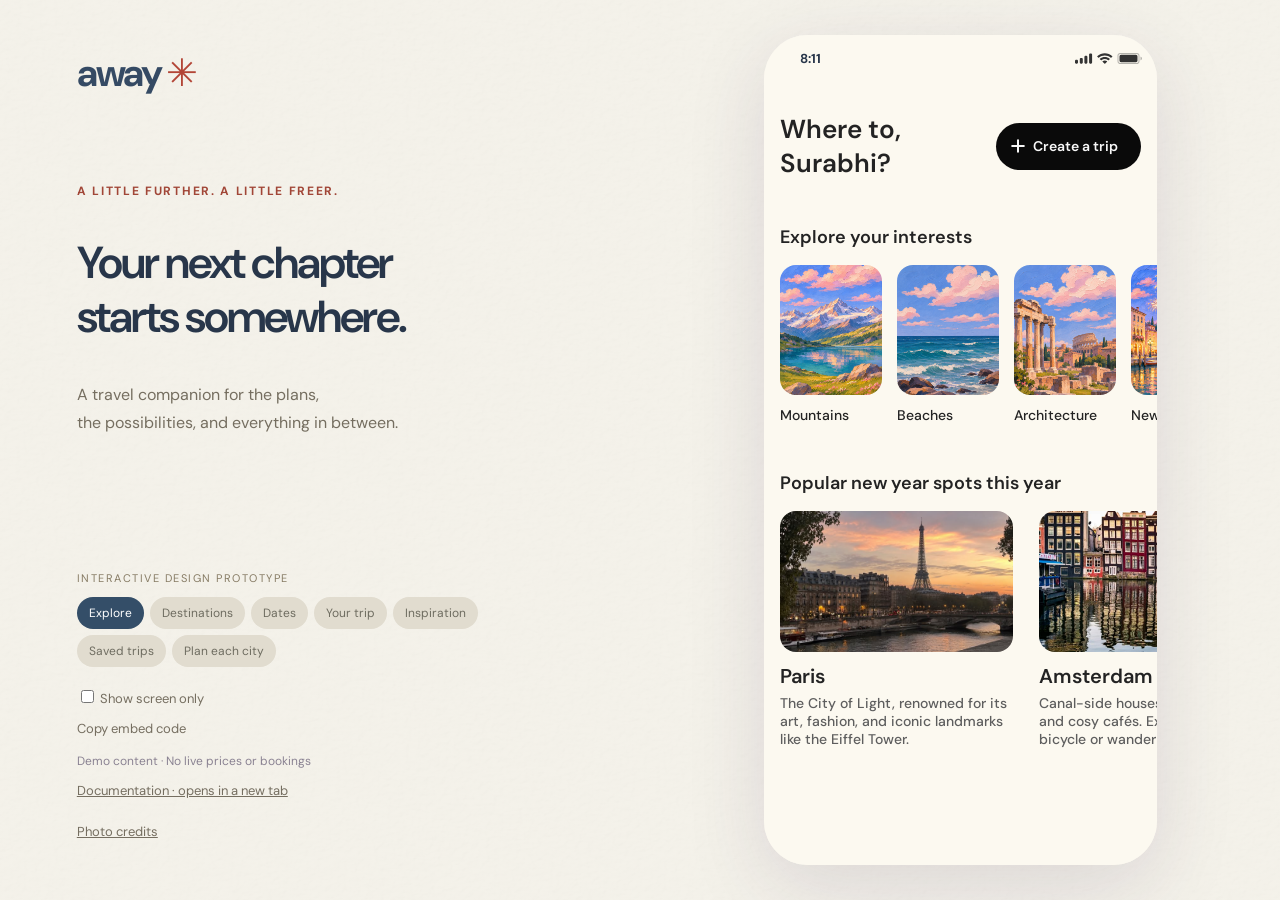
<file: work/away/prototype/index.html>
<!doctype html><html lang="en"><meta charset="utf-8"><meta name="viewport" content="width=device-width, initial-scale=1"><title>Away · A little further, a little freer</title><link rel="stylesheet" href="style.css?v=6645bfc1cb0a"><link rel="stylesheet" href="figma-match.css?v=6645bfc1cb0a"><link rel="stylesheet" href="booking.css?v=6645bfc1cb0a"><link rel="stylesheet" href="home-hint.css?v=6645bfc1cb0a"><link rel="stylesheet" href="destination-entry.css?v=6645bfc1cb0a"><body><aside><a class="brand" href="?">away<span>✳</span></a><div class="intro"><p class="eyebrow">A LITTLE FURTHER. A LITTLE FREER.</p><h1>Your next chapter<br>starts somewhere.</h1><p>A travel companion for the plans,<br>the possibilities, and everything in between.</p></div><div class="panel"><p>INTERACTIVE DESIGN PROTOTYPE</p><div id="screen-links"></div><label><input id="embed" type="checkbox"> Show screen only</label><button class="text" id="copy">Copy embed code</button><small id="copied">Demo content · No live prices or bookings</small><a class="text" href="docs/" target="_blank" rel="noopener">Documentation · opens in a new tab</a><a class="text" href="photo-credits.html" target="_blank" rel="noopener">Photo credits</a></div></aside><main><div class="phone"><div class="status"><span>9:41</span><img src="assets/reference/home-imgSignalWiFiAndBattery.svg" width="67" height="11.5" alt="Signal, Wi-Fi and battery"></div><div id="app"></div></div></main><script src="map-data.js?v=6645bfc1cb0a"></script><script src="route-map.js?v=6645bfc1cb0a"></script><script src="calendar.js?v=6645bfc1cb0a"></script><script src="reference-fixtures.js?v=6645bfc1cb0a"></script><script src="booking.js?v=6645bfc1cb0a"></script><script src="destination-entry.js?v=6645bfc1cb0a"></script><script src="app.js?v=6645bfc1cb0a"></script><script src="home-hint.js?v=6645bfc1cb0a"></script><script src="https://mcp.figma.com/mcp/html-to-design/capture.js?v=6645bfc1cb0a" async></script></body></html>
</file>
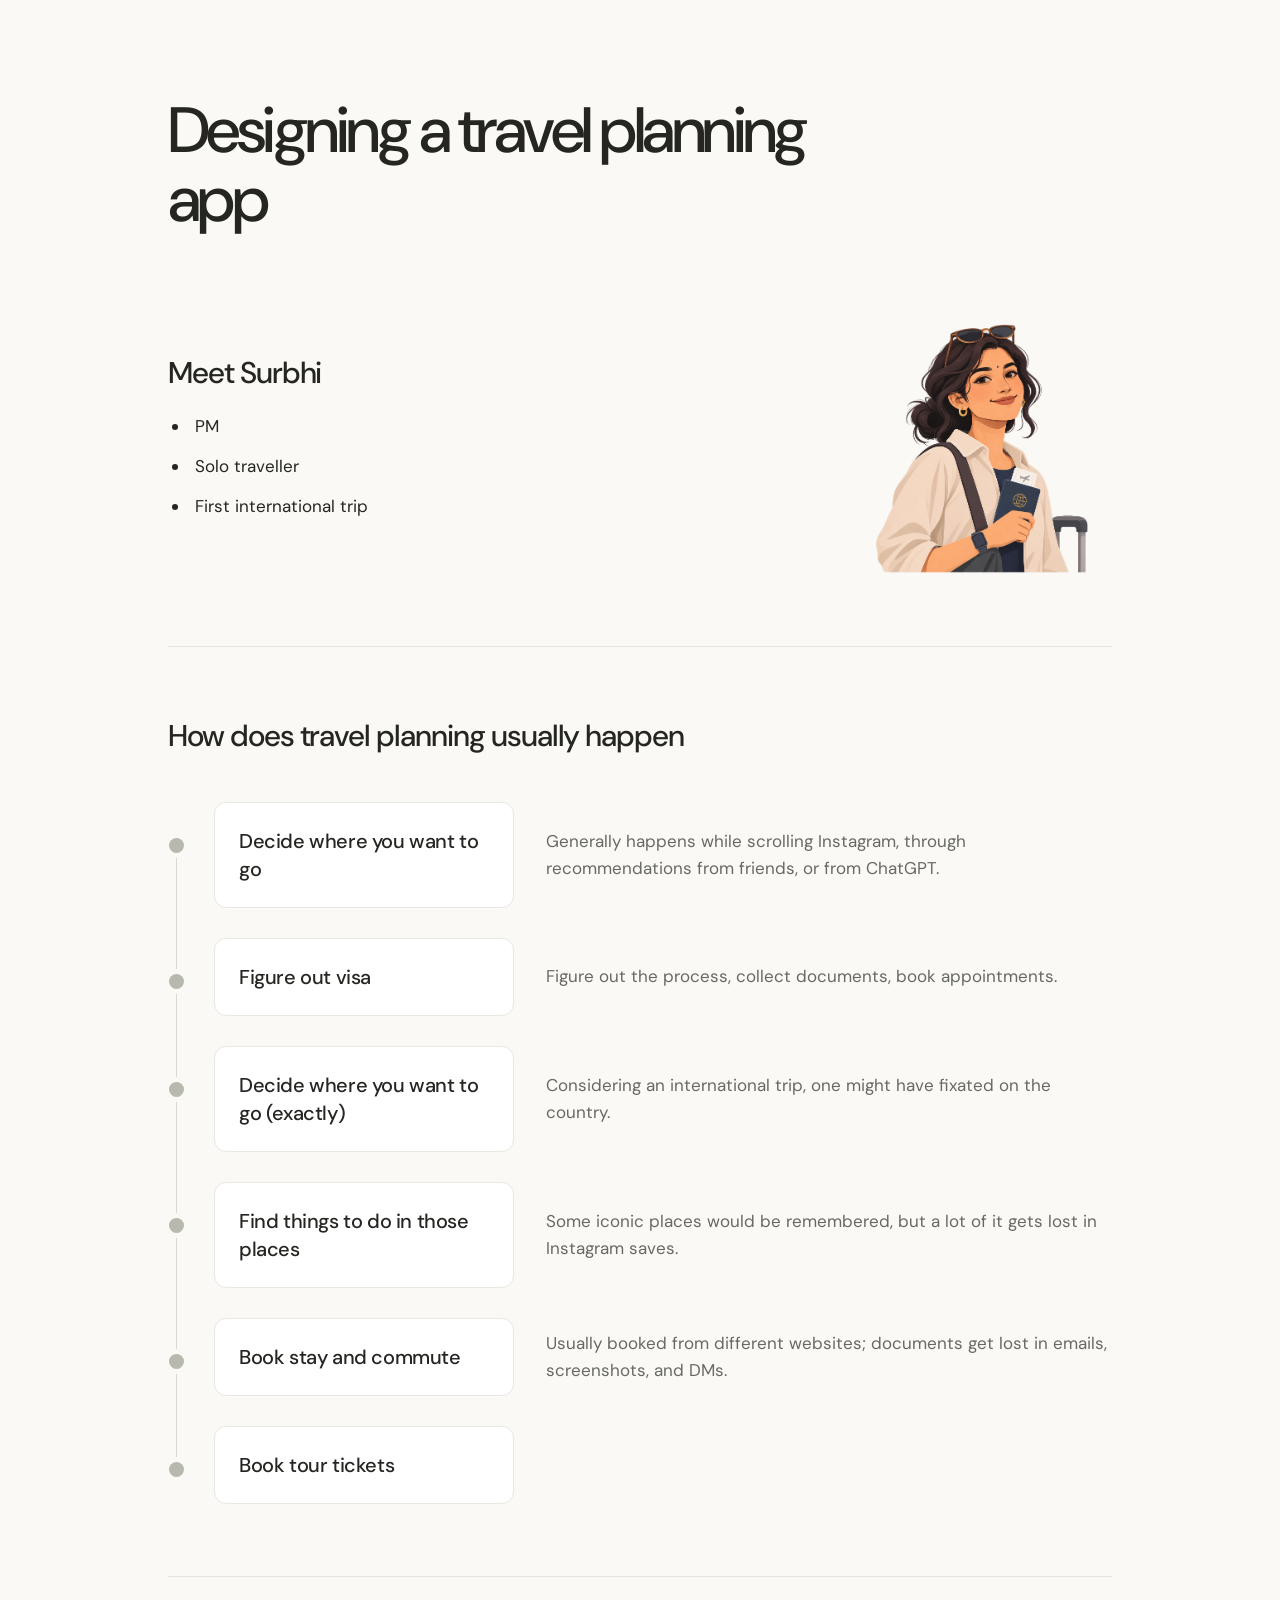
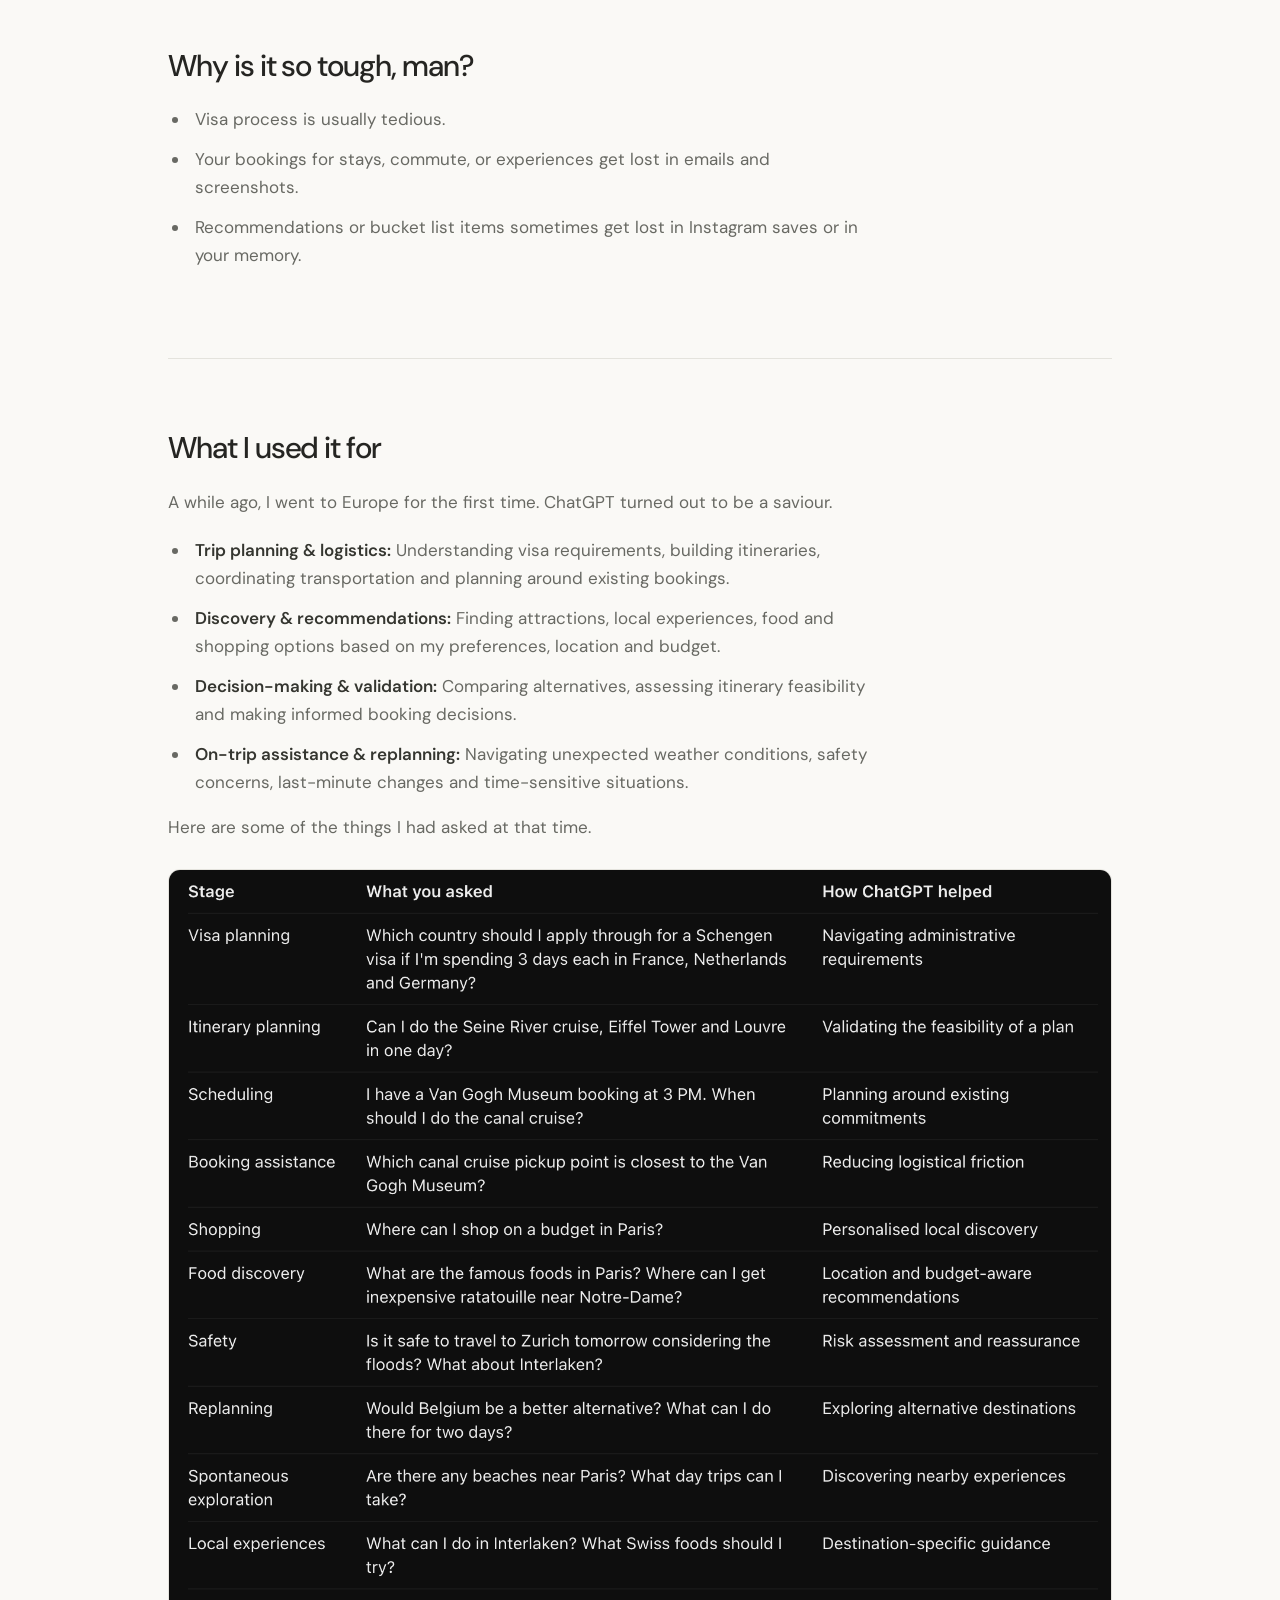
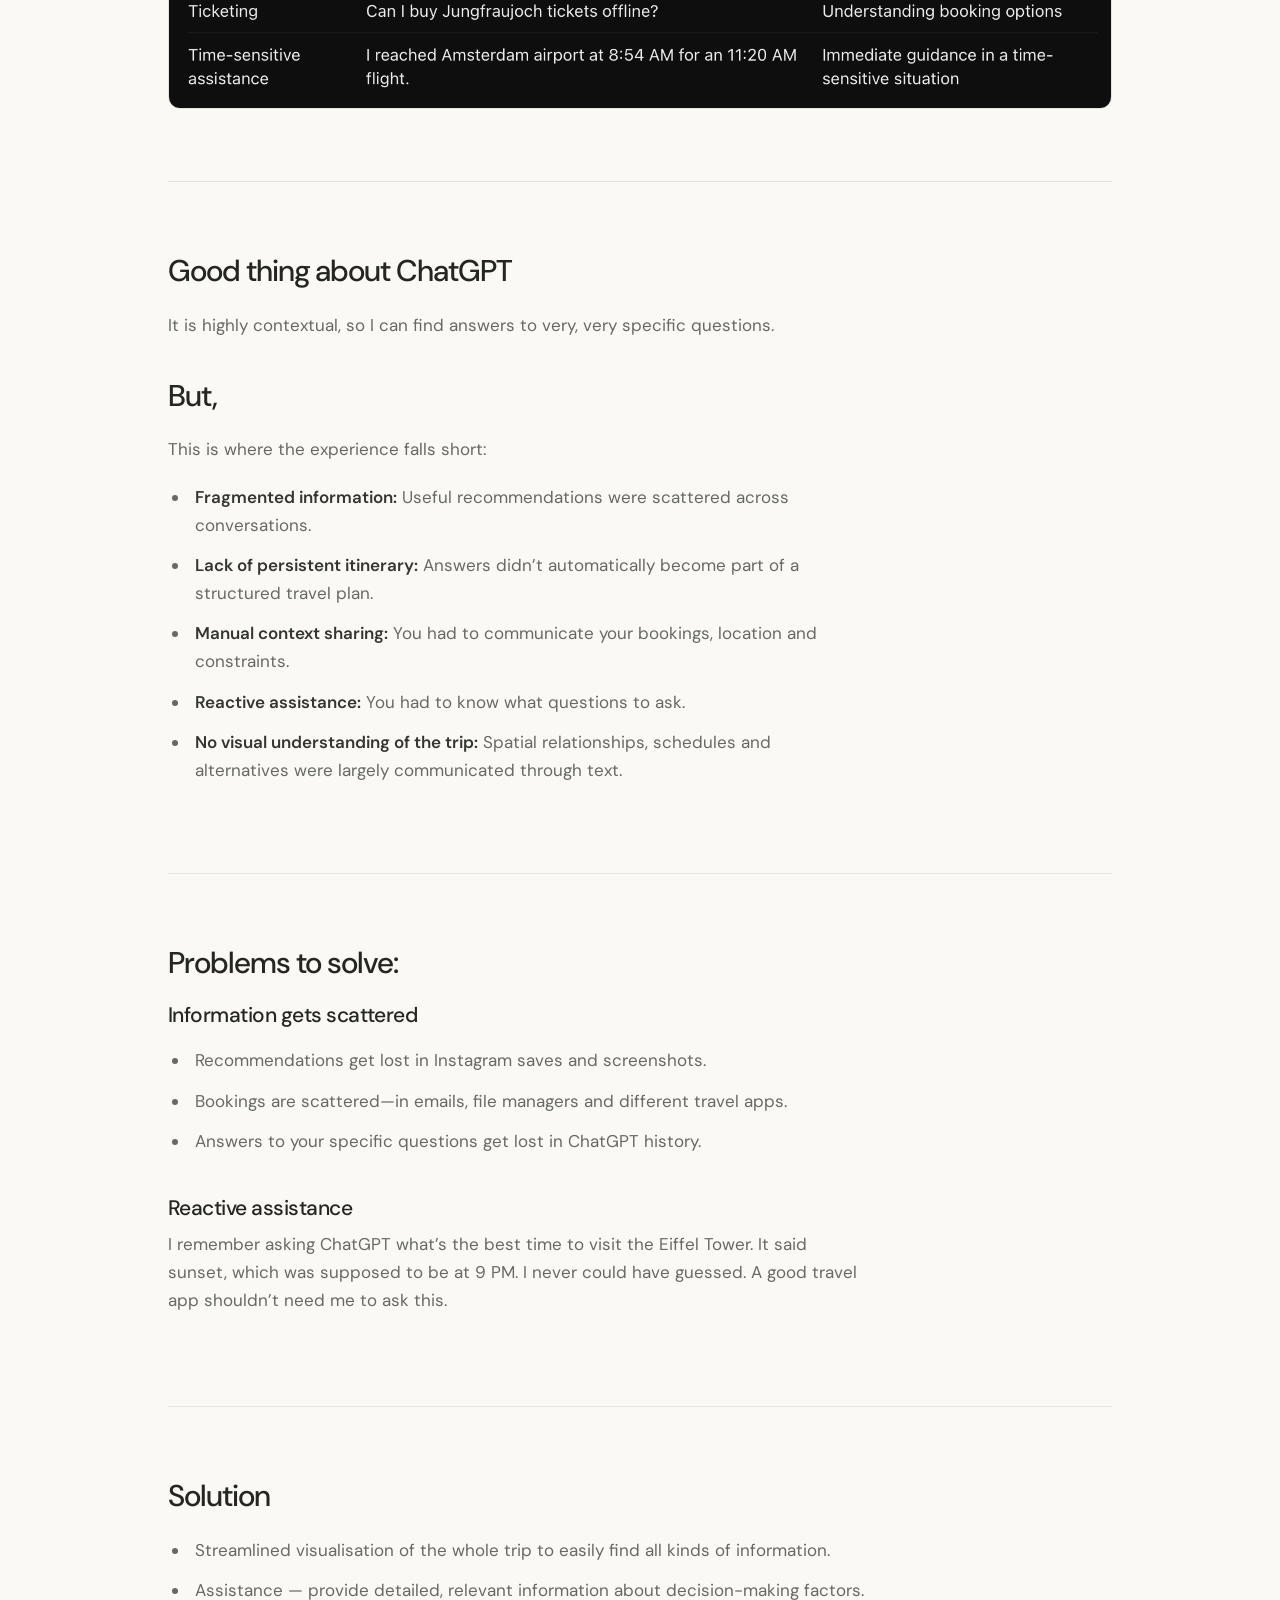
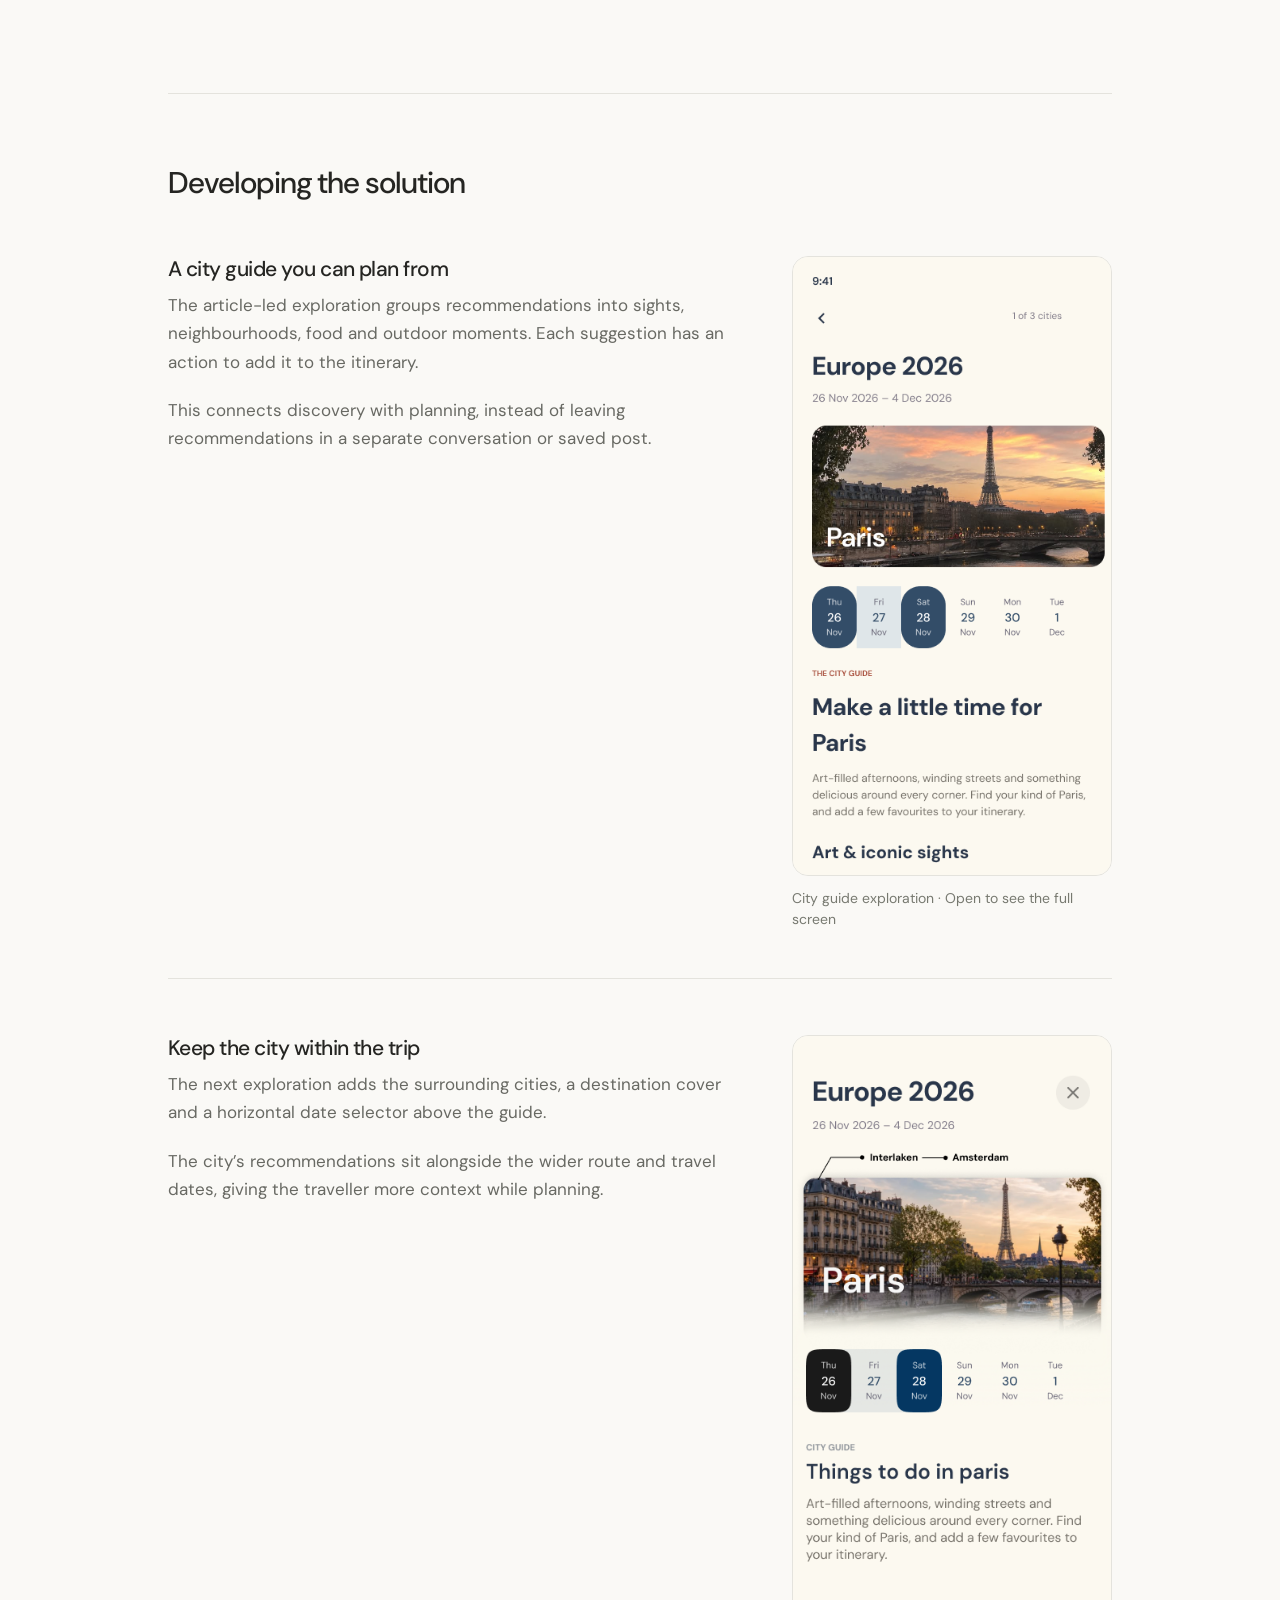
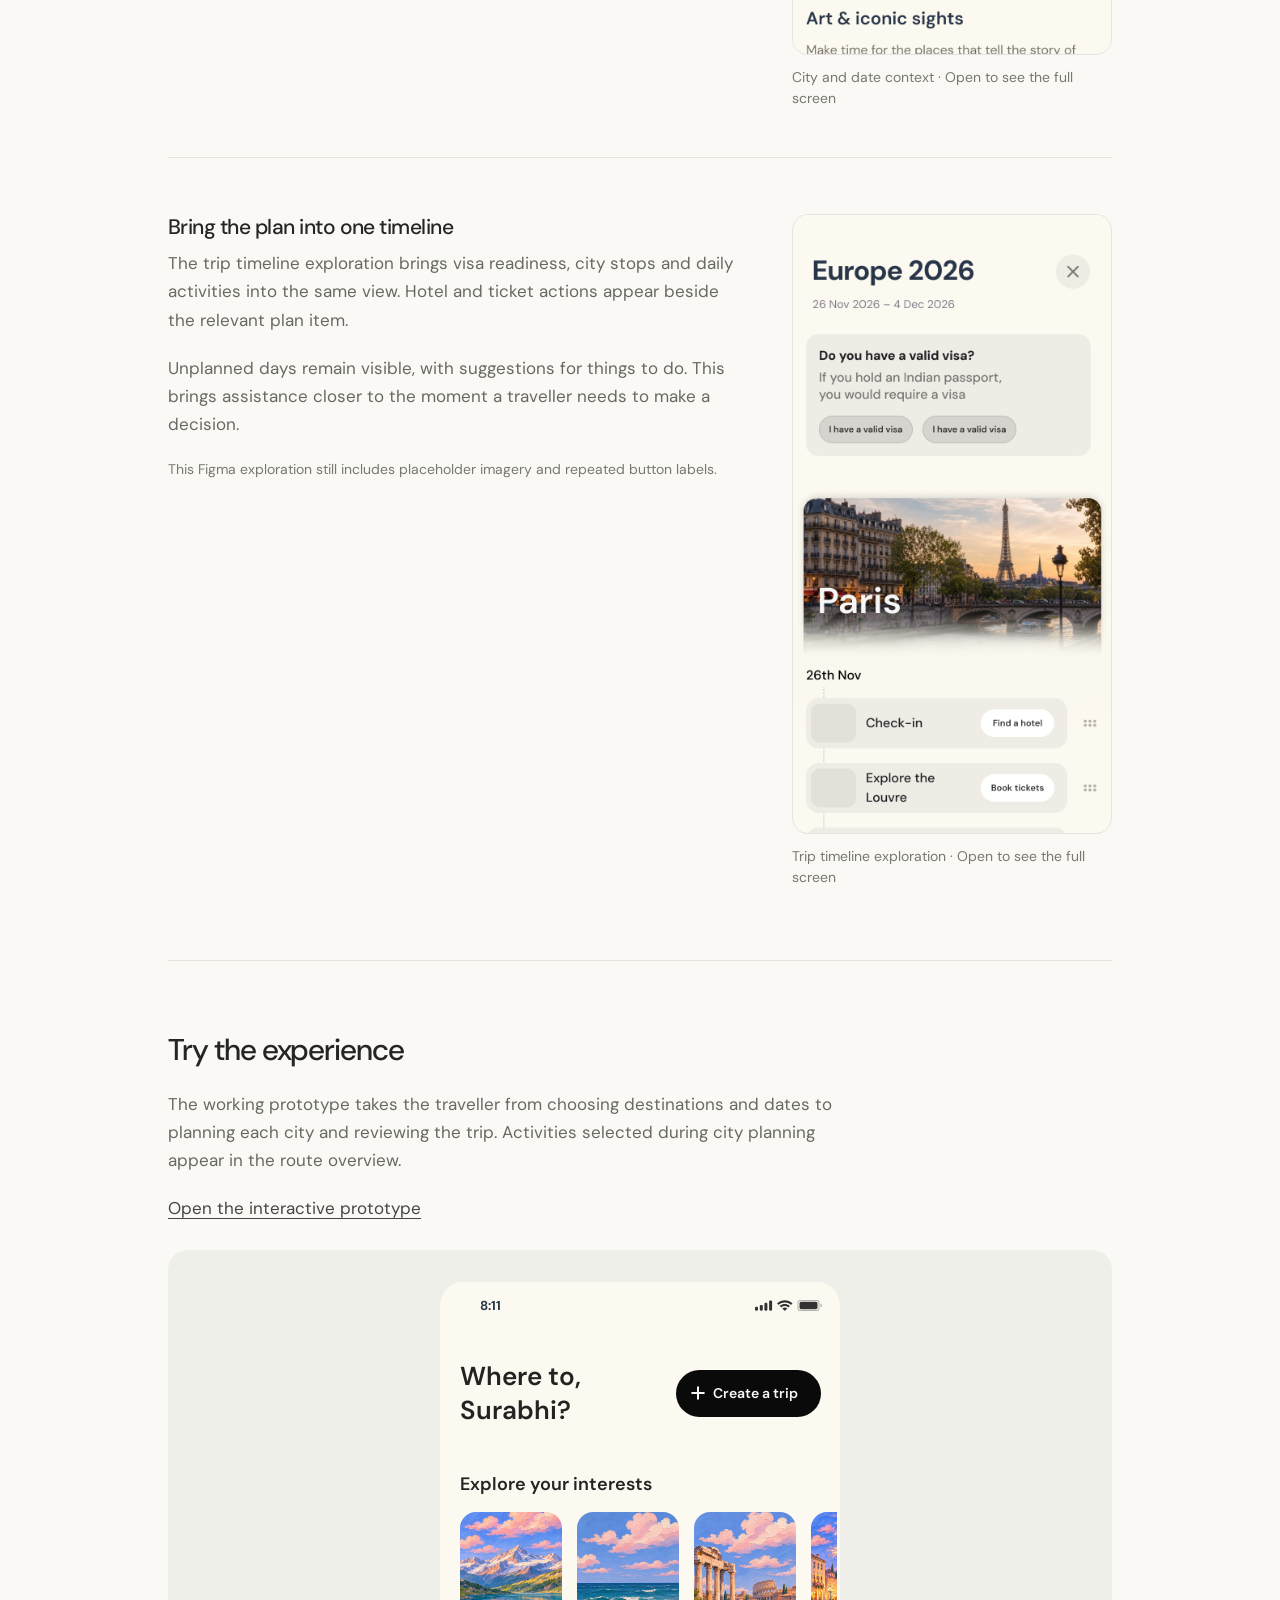
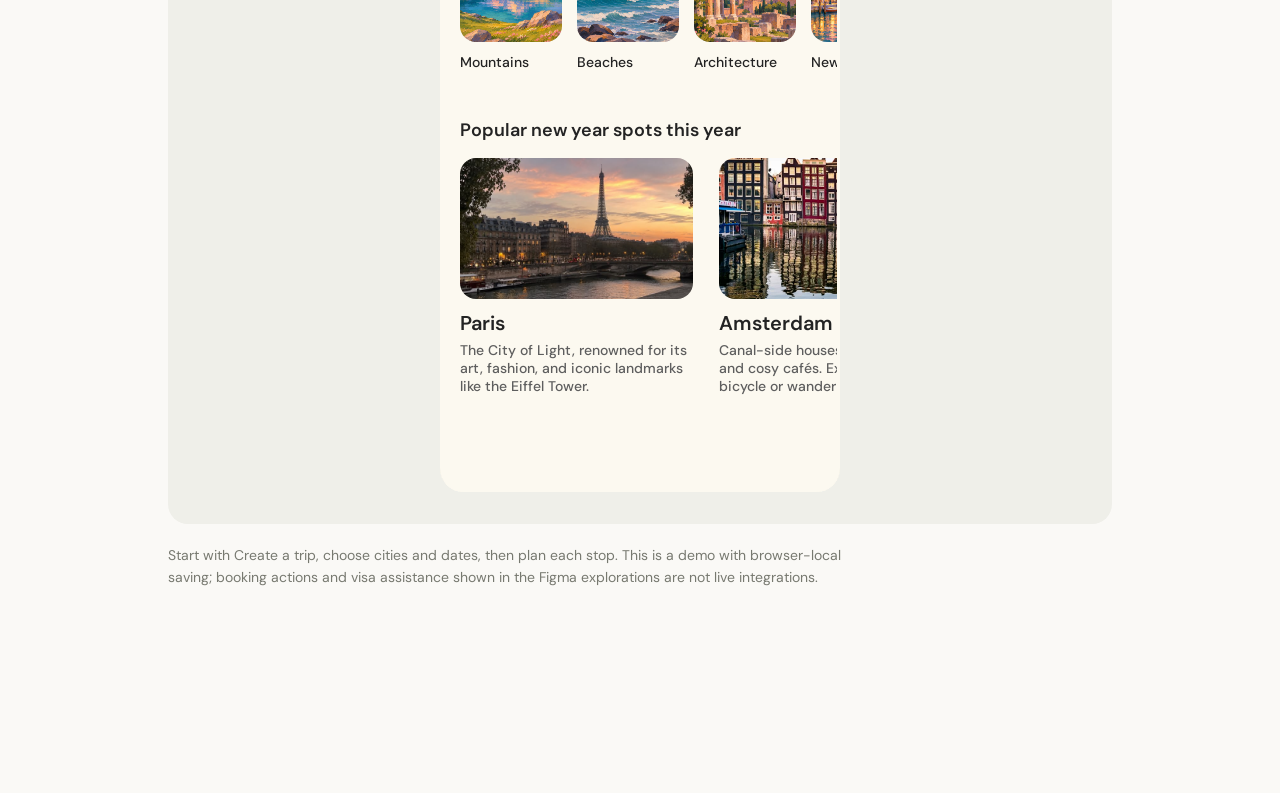
<file: work/away/prototype/docs/index.html>
<!doctype html>
<html lang="en">
<head>
<meta charset="utf-8">
<meta name="viewport" content="width=device-width, initial-scale=1">
<title>Away · Designing a travel planning app</title>
<link rel="stylesheet" href="style.css?v=20261126-case-study">
</head>
<body>
<a class="skip" href="#overview">Skip to case study</a>
<div class="layout"><main>
<section id="overview"><h1>Designing a travel planning app</h1></section>
<section id="persona" class="persona"><div><h2>Meet Surbhi</h2><ul><li>PM</li><li>Solo traveller</li><li>First international trip</li></ul></div><img class="persona-portrait" src="assets/surabhi-portrait.png" alt="Illustration of Surabhi holding a passport and boarding pass"></section>
<section id="journey"><h2>How does travel planning usually happen</h2>
<ol class="research-timeline">
<li><h3>Decide where you want to go</h3><p>Generally happens while scrolling Instagram, through recommendations from friends, or from ChatGPT.</p></li>
<li><h3>Figure out visa</h3><p>Figure out the process, collect documents, book appointments.</p></li>
<li><h3>Decide where you want to go (exactly)</h3><p>Considering an international trip, one might have fixated on the country.</p></li>
<li><h3>Find things to do in those places</h3><p>Some iconic places would be remembered, but a lot of it gets lost in Instagram saves.</p></li>
<li><h3>Book stay and commute</h3><p>Usually booked from different websites; documents get lost in emails, screenshots, and DMs.</p></li>
<li><h3>Book tour tickets</h3></li>
</ol></section>
<section id="pain-points"><h2>Why is it so tough, man?</h2><ul><li>Visa process is usually tedious.</li><li>Your bookings for stays, commute, or experiences get lost in emails and screenshots.</li><li>Recommendations or bucket list items sometimes get lost in Instagram saves or in your memory.</li></ul></section>

<section id="personal-experience"><h2>What I used it for</h2><p>A while ago, I went to Europe for the first time. ChatGPT turned out to be a saviour.</p><ul>
<li><strong>Trip planning &amp; logistics:</strong> Understanding visa requirements, building itineraries, coordinating transportation and planning around existing bookings.</li>
<li><strong>Discovery &amp; recommendations:</strong> Finding attractions, local experiences, food and shopping options based on my preferences, location and budget.</li>
<li><strong>Decision-making &amp; validation:</strong> Comparing alternatives, assessing itinerary feasibility and making informed booking decisions.</li>
<li><strong>On-trip assistance &amp; replanning:</strong> Navigating unexpected weather conditions, safety concerns, last-minute changes and time-sensitive situations.</li></ul>
<p>Here are some of the things I had asked at that time.</p><a href="assets/chatgpt-travel-questions.png" target="_blank" rel="noopener" aria-label="Open examples of travel questions at full size"><img class="case-study-image" src="assets/chatgpt-travel-questions.png" alt="Examples of questions asked during the Europe trip, grouped by travel planning needs" loading="lazy"></a></section>
<section id="contextual-help"><h2>Good thing about ChatGPT</h2><p>It is highly contextual, so I can find answers to very, very specific questions.</p><h2 class="section-followup">But,</h2><p>This is where the experience falls short:</p><ul>
<li><strong>Fragmented information:</strong> Useful recommendations were scattered across conversations.</li>
<li><strong>Lack of persistent itinerary:</strong> Answers didn’t automatically become part of a structured travel plan.</li>
<li><strong>Manual context sharing:</strong> You had to communicate your bookings, location and constraints.</li>
<li><strong>Reactive assistance:</strong> You had to know what questions to ask.</li>
<li><strong>No visual understanding of the trip:</strong> Spatial relationships, schedules and alternatives were largely communicated through text.</li></ul></section>
<section id="problems"><h2>Problems to solve:</h2><h3>Information gets scattered</h3><ul><li>Recommendations get lost in Instagram saves and screenshots.</li><li>Bookings are scattered—in emails, file managers and different travel apps.</li><li>Answers to your specific questions get lost in ChatGPT history.</li></ul><h3 class="section-followup">Reactive assistance</h3><p>I remember asking ChatGPT what’s the best time to visit the Eiffel Tower. It said sunset, which was supposed to be at 9 PM. I never could have guessed. A good travel app shouldn’t need me to ask this.</p></section>
<section id="solution"><h2>Solution</h2><ul><li>Streamlined visualisation of the whole trip to easily find all kinds of information.</li><li>Assistance — provide detailed, relevant information about decision-making factors.</li></ul></section>

<section id="design-explorations"><h2>Developing the solution</h2>
<article class="exploration"><div><h3>A city guide you can plan from</h3><p>The article-led exploration groups recommendations into sights, neighbourhoods, food and outdoor moments. Each suggestion has an action to add it to the itinerary.</p><p>This connects discovery with planning, instead of leaving recommendations in a separate conversation or saved post.</p></div><figure><a href="assets/iteration-city-guide.png" target="_blank" rel="noopener"><img src="assets/iteration-city-guide.png" alt="City guide exploration with grouped recommendations and add-to-itinerary actions" loading="lazy"></a><figcaption>City guide exploration · Open to see the full screen</figcaption></figure></article>
<article class="exploration"><div><h3>Keep the city within the trip</h3><p>The next exploration adds the surrounding cities, a destination cover and a horizontal date selector above the guide.</p><p>The city’s recommendations sit alongside the wider route and travel dates, giving the traveller more context while planning.</p></div><figure><a href="assets/iteration-city-context.png" target="_blank" rel="noopener"><img src="assets/iteration-city-context.png" alt="City planning exploration showing the trip title, neighbouring cities, date selector and Paris guide" loading="lazy"></a><figcaption>City and date context · Open to see the full screen</figcaption></figure></article>
<article class="exploration"><div><h3>Bring the plan into one timeline</h3><p>The trip timeline exploration brings visa readiness, city stops and daily activities into the same view. Hotel and ticket actions appear beside the relevant plan item.</p><p>Unplanned days remain visible, with suggestions for things to do. This brings assistance closer to the moment a traveller needs to make a decision.</p><p class="caption">This Figma exploration still includes placeholder imagery and repeated button labels.</p></div><figure><a href="assets/iteration-trip-timeline.png" target="_blank" rel="noopener"><img src="assets/iteration-trip-timeline.png" alt="Trip timeline exploration with visa prompt, hotel and ticket actions, free days and the next city" loading="lazy"></a><figcaption>Trip timeline exploration · Open to see the full screen</figcaption></figure></article>
</section>
<section id="working-prototype"><h2>Try the experience</h2><p>The working prototype takes the traveller from choosing destinations and dates to planning each city and reviewing the trip. Activities selected during city planning appear in the route overview.</p><p><a href="../index.html" target="_blank" rel="noopener">Open the interactive prototype</a></p><div class="prototype-stage"><iframe src="../index.html?screen=home&amp;embed=1" title="Away interactive travel planning prototype" loading="lazy"></iframe></div><p class="caption">Start with Create a trip, choose cities and dates, then plan each stop. This is a demo with browser-local saving; booking actions and visa assistance shown in the Figma explorations are not live integrations.</p></section>
</main></div>
</body>
</html>
</file>
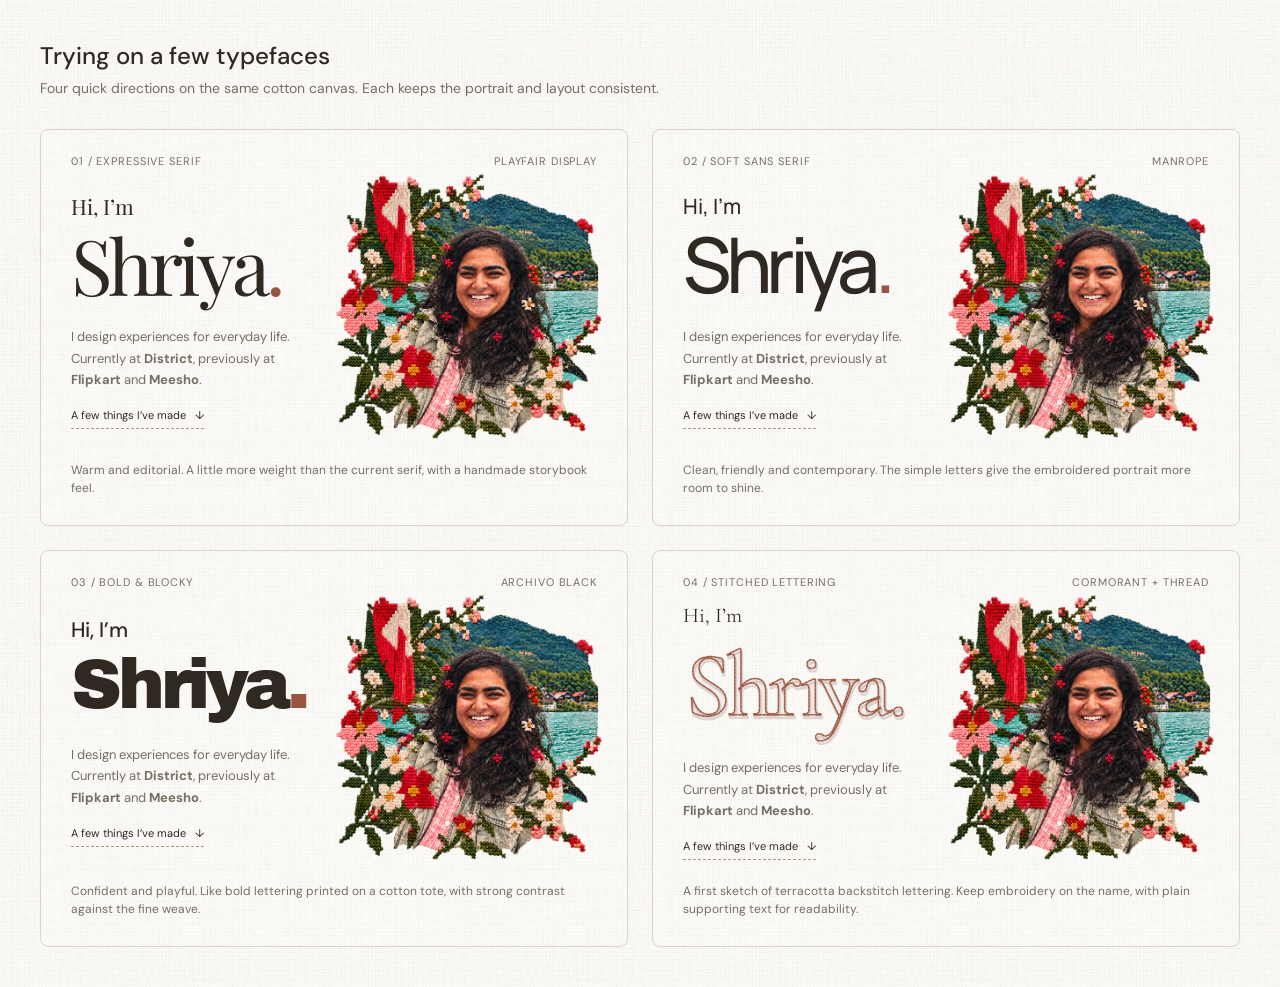
<file: font-sketches.html>
<!doctype html>
<html lang="en"><head><meta charset="utf-8"><meta name="viewport" content="width=device-width,initial-scale=1"><title>Shriya — Typography sketches</title><link href="https://fonts.googleapis.com/css2?family=DM+Sans:wght@400;500;700&family=Playfair+Display:wght@500&family=Manrope:wght@400;500;600&family=Archivo+Black&family=Cormorant+Garamond:wght@500&display=swap" rel="stylesheet"><style>
*{box-sizing:border-box}body{margin:0;padding:40px;background:#faf9f5 url('/images/cotton-weave.svg') repeat;background-size:384px 384px;color:#302921;font-family:'DM Sans',sans-serif}header{max-width:1440px;margin:0 auto 32px}header h1{font-size:24px;font-weight:500;margin:0 0 8px}header p{font-size:14px;color:#746f61;margin:0}.grid{display:grid;grid-template-columns:1fr 1fr;gap:24px;max-width:1440px;margin:auto}.sketch{border:1px solid #d9d5ca;border-radius:8px;padding:24px 30px 28px;background:#ffffff24}.label{display:flex;justify-content:space-between;gap:12px;font-size:11px;letter-spacing:.08em;text-transform:uppercase;color:#746f61}.scene{display:grid;grid-template-columns:1.1fr 1fr;align-items:center;min-height:285px;gap:8px}.copy{position:relative;z-index:1}.hello{font-size:21px;margin-bottom:4px}.name{font-size:clamp(55px,6vw,94px);line-height:1.05;letter-spacing:-.055em;margin-bottom:22px}.period{color:#985642}.desc{font-size:13px;line-height:1.65;max-width:270px;color:#746f61}.link{font-size:11px;margin-top:18px;display:inline-block;padding-bottom:6px;border-bottom:1px dashed #a89b7d}.portrait{width:112%;margin-left:-6%}.note{font-size:12px;line-height:1.5;margin:8px 0 0;color:#746f61}.serif .hello,.serif .name{font-family:'Playfair Display',serif}.sans .hello,.sans .name{font-family:'Manrope',sans-serif;font-weight:500}.sans .name{letter-spacing:-.07em}.block .hello{font-weight:500}.block .name{font-family:'Archivo Black',sans-serif;font-size:clamp(48px,5.5vw,80px);letter-spacing:-.06em}.embroidered .hello{font-family:'Cormorant Garamond',serif}.stitched{width:100%;max-width:320px;display:block;margin:0 0 16px;overflow:visible}.stitched text{font-family:'Cormorant Garamond',serif;font-size:88px;font-weight:500;letter-spacing:-4px}.stitched .shadow{fill:none;stroke:#653b2f;stroke-width:2.5;opacity:.18;transform:translate(1px,2px)}.stitched .thread{fill:#a95f4914;stroke:#9a5643;stroke-width:1.5;stroke-dasharray:2.3 1.2;stroke-linecap:round}.stitched .light{fill:none;stroke:#e6b19a;stroke-width:.45;stroke-dasharray:1 2.5}@media(max-width:850px){body{padding:24px}.grid{grid-template-columns:1fr}.name{font-size:84px}.block .name{font-size:72px}}@media(max-width:450px){.sketch{padding:20px}.scene{min-height:240px;grid-template-columns:1.2fr 1fr}.name{font-size:58px}.block .name{font-size:49px}.hello{font-size:18px}.desc{font-size:11px}.portrait{width:120%;margin-left:-10%}}
</style></head><body><header><h1>Trying on a few typefaces</h1><p>Four quick directions on the same cotton canvas. Each keeps the portrait and layout consistent.</p></header><main class="grid">
<section class="sketch serif"><div class="label"><span>01 / Expressive serif</span><span>Playfair Display</span></div><div class="scene"><div class="copy"><div class="hello">Hi, I’m</div><div class="name">Shriya<span class="period">.</span></div><div class="desc">I design experiences for everyday life.<br>Currently at <b>District</b>, previously at<br><b>Flipkart</b> and <b>Meesho</b>.</div><div class="link">A few things I’ve made &nbsp; ↓</div></div><img class="portrait" src="/images/portrait-embroidered-threadless.png" alt="Embroidered portrait of Shriya"></div><p class="note">Warm and editorial. A little more weight than the current serif, with a handmade storybook feel.</p></section>
<section class="sketch sans"><div class="label"><span>02 / Soft sans serif</span><span>Manrope</span></div><div class="scene"><div class="copy"><div class="hello">Hi, I’m</div><div class="name">Shriya<span class="period">.</span></div><div class="desc">I design experiences for everyday life.<br>Currently at <b>District</b>, previously at<br><b>Flipkart</b> and <b>Meesho</b>.</div><div class="link">A few things I’ve made &nbsp; ↓</div></div><img class="portrait" src="/images/portrait-embroidered-threadless.png" alt="Embroidered portrait of Shriya"></div><p class="note">Clean, friendly and contemporary. The simple letters give the embroidered portrait more room to shine.</p></section>
<section class="sketch block"><div class="label"><span>03 / Bold & blocky</span><span>Archivo Black</span></div><div class="scene"><div class="copy"><div class="hello">Hi, I’m</div><div class="name">Shriya<span class="period">.</span></div><div class="desc">I design experiences for everyday life.<br>Currently at <b>District</b>, previously at<br><b>Flipkart</b> and <b>Meesho</b>.</div><div class="link">A few things I’ve made &nbsp; ↓</div></div><img class="portrait" src="/images/portrait-embroidered-threadless.png" alt="Embroidered portrait of Shriya"></div><p class="note">Confident and playful. Like bold lettering printed on a cotton tote, with strong contrast against the fine weave.</p></section>
<section class="sketch embroidered"><div class="label"><span>04 / Stitched lettering</span><span>Cormorant + thread</span></div><div class="scene"><div class="copy"><div class="hello">Hi, I’m</div><svg class="stitched" viewBox="0 0 260 105" role="img" aria-label="Shriya, in stitched lettering"><text class="shadow" x="2" y="80">Shriya.</text><text class="thread" x="2" y="80">Shriya.</text><text class="light" x="2" y="79.5">Shriya.</text></svg><div class="desc">I design experiences for everyday life.<br>Currently at <b>District</b>, previously at<br><b>Flipkart</b> and <b>Meesho</b>.</div><div class="link">A few things I’ve made &nbsp; ↓</div></div><img class="portrait" src="/images/portrait-embroidered-threadless.png" alt="Embroidered portrait of Shriya"></div><p class="note">A first sketch of terracotta backstitch lettering. Keep embroidery on the name, with plain supporting text for readability.</p></section>
</main></body></html>
</file>
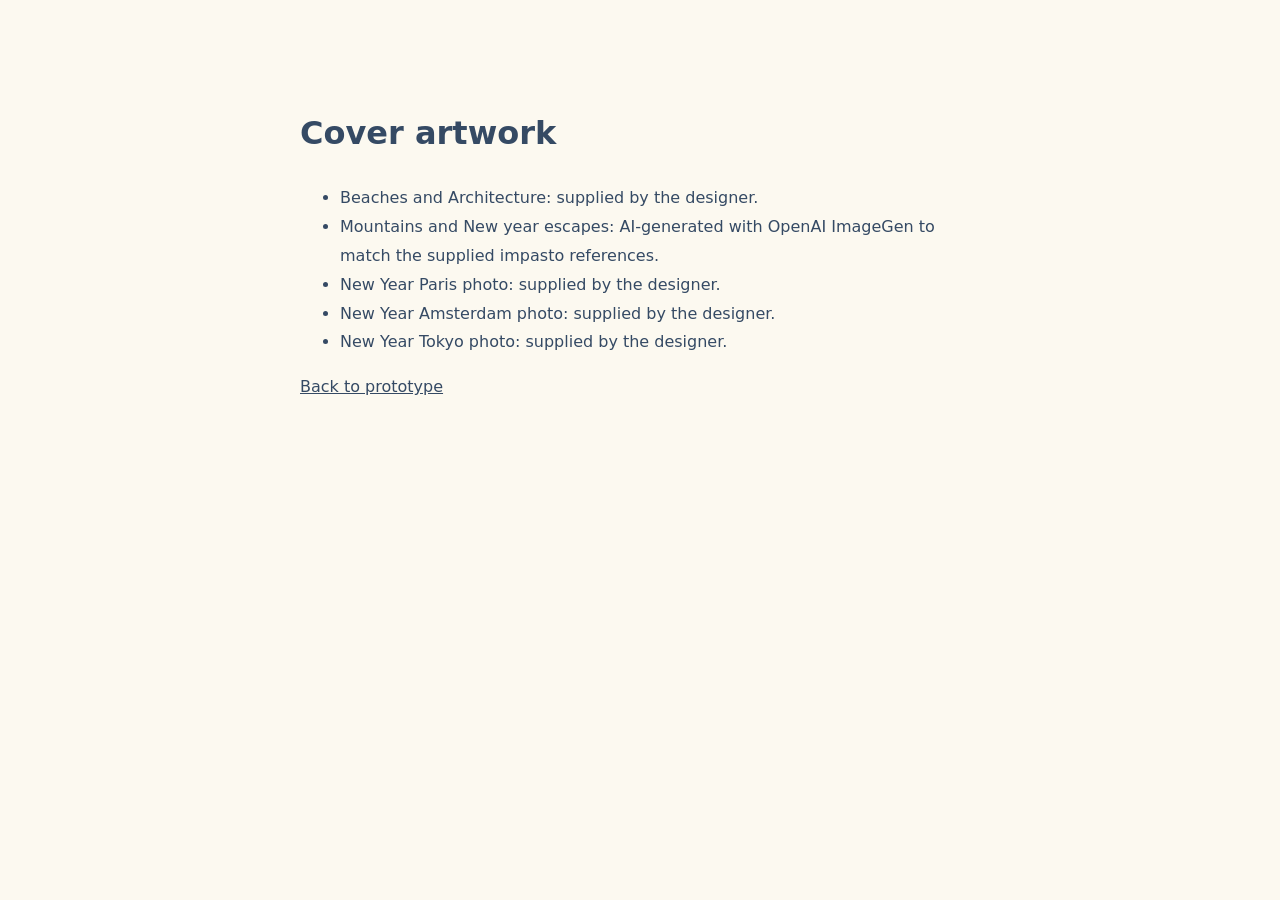
<file: work/away/prototype/photo-credits.html>
<!doctype html><html lang="en"><meta charset="utf-8"><title>Artwork credits · Away</title><style>body{font:16px/1.8 system-ui;max-width:680px;margin:60px auto;padding:24px;color:#354a64;background:#fcf9f0}a{color:inherit}</style><h1>Cover artwork</h1><ul><li>Beaches and Architecture: supplied by the designer.</li><li>Mountains and New year escapes: AI-generated with OpenAI ImageGen to match the supplied impasto references.</li><li>New Year Paris photo: supplied by the designer.</li><li>New Year Amsterdam photo: supplied by the designer.</li><li>New Year Tokyo photo: supplied by the designer.</li></ul><a href="/">Back to prototype</a></html>
</file>
<file: _astro/index.CSjt5zbE.css>
:root{font-family:DM Sans,sans-serif;color:#302921;background:#faf9f5;font-synthesis:none;--muted:#746f61;--thread:#8a543e}*{box-sizing:border-box}html{scroll-behavior:smooth;scroll-padding-top:40px}body{margin:0;position:relative}main{max-width:1240px;margin:auto;padding:0 64px}a{color:inherit}.skip-link{position:fixed;top:-100px;padding:16px;background:#fff;z-index:10}.skip-link:focus{top:10px}.intro{display:grid;grid-template-columns:1fr 1fr;align-items:center;min-height:720px;gap:40px;padding:65px 0 80px}.intro-copy{padding:12px 0 0 12px}h1{font-family:Playfair Display,Georgia,serif;font-weight:400;font-size:clamp(96px,10.5vw,156px);line-height:1;letter-spacing:-7px;margin:0 0 32px}h1>span:first-child{display:block;font-family:Georgia,serif;font-size:38px;letter-spacing:-1.5px;line-height:1.3;margin-bottom:2px}.name-period{color:#956047;font-size:.7em;margin-left:3px}.intro-copy p{font-size:18px;line-height:1.65;color:var(--muted);letter-spacing:-.2px;margin:0;max-width:420px}strong{font-weight:500;color:#433e33}.work-link{display:inline-flex;align-items:center;gap:28px;text-decoration:none;font-size:14px;margin-top:35px;border-bottom:1px dashed #a89b7d;padding:0 0 9px}.work-link:hover{color:#975844}.work-link span{font-size:20px}.portrait-wrap{position:relative;width:100%;max-width:490px;justify-self:end;margin-top:-24px}.portrait{display:block;width:100%;height:auto;position:relative;z-index:2;filter:drop-shadow(1px 3px 1px #493c2512)}.threads{position:absolute;inset:0;width:100%;height:auto;overflow:visible;z-index:1;pointer-events:none}.work{padding:25px 0 110px}.section-heading{display:flex;align-items:center;gap:25px;margin-bottom:46px}h2{font-weight:400;letter-spacing:-1.3px;font-size:34px;margin:0}.stitched-rule{height:1px;flex:1;border-top:1px dashed #b6ad8c;margin-top:6px}.section-note{font-family:DM Sans,sans-serif;font-style:italic;color:var(--muted);font-size:16px}.work-grid{display:grid;grid-template-columns:1fr 1fr;gap:62px 48px}.project{margin:0}.video-placeholder{height:510px;background:#d9d8d1;border-radius:8px;display:flex;align-items:center;justify-content:center;flex-direction:column;gap:12px;color:#706f69;font-size:14px;border:1px solid #cfcec6}.placeholder-mark{width:46px;height:46px;border:1px solid #aaa9a2;border-radius:50%;display:grid;place-items:center;font-size:25px;padding-left:3px;font-family:Arial,sans-serif}.project:nth-child(2n) .video-placeholder{background:#d1d2ce}figcaption{display:flex;justify-content:space-between;gap:12px;margin-top:18px;font-size:16px}.caption-note{font-size:14px;color:var(--muted)}footer{border-top:1px dashed #b6ad8c;padding:28px 0 38px;display:flex;justify-content:space-between;gap:24px;font-size:14px;color:var(--muted)}footer span:last-child{font-family:DM Sans,sans-serif;font-style:italic}a:focus-visible{outline:2px solid #925b49;outline-offset:6px}@media(min-width:1500px){.intro{min-height:780px}}@media(max-width:900px){main{padding:0 32px}.intro{min-height:610px;gap:20px}h1{font-size:105px}.intro-copy{padding-left:0}.intro-copy p{font-size:16px}.portrait-wrap{margin-top:0}.section-note{display:none}h2{font-size:30px}.work-grid{gap:42px 28px}.video-placeholder{height:420px}}@media(max-width:600px){main{padding:0 24px}.intro{grid-template-columns:1fr;gap:35px;padding:58px 0 100px;min-height:0}.intro-copy{padding:0}h1{font-size:112px;margin-bottom:24px}h1>span:first-child{font-size:30px}.intro-copy p{font-size:17px}.work-link{margin-top:22px}.portrait-wrap{width:82%;max-width:360px;justify-self:center;margin-top:0}.work{padding-top:22px;padding-bottom:65px}.section-heading{margin-bottom:28px;gap:16px}h2{font-size:26px;letter-spacing:-.8px}.stitched-rule{min-width:20px}.work-grid{grid-template-columns:1fr;gap:36px}.video-placeholder{height:440px}footer{flex-direction:column;gap:10px}.desktop-break{display:none}}@media(prefers-reduced-motion:reduce){html{scroll-behavior:auto}}.intro-copy .intro-background{margin-top:18px}.site-header{position:sticky;top:0;z-index:8;max-width:1240px;margin:0 auto;padding:0 64px;background:#faf9f5}html{scroll-padding-top:108px}.site-nav{min-height:88px;display:flex;align-items:center;justify-content:space-between;gap:24px;border-bottom:1px dashed #b6ad8c}.nav-brand{font-family:Libre Baskerville,Georgia,serif;font-size:27px;font-weight:400;letter-spacing:-1px;text-decoration:none}.nav-brand span{color:var(--thread)}.nav-links{display:flex;align-items:center;gap:32px}.nav-links a{display:inline-flex;align-items:center;gap:8px;padding:12px 0;font-size:14px;text-decoration:none;color:var(--muted)}.nav-links a:hover{color:var(--thread)}@media(max-width:900px){.site-header{padding:0 32px}}@media(max-width:600px){html{scroll-padding-top:96px}.site-header{padding:0 24px}.site-nav{min-height:76px}.nav-links{gap:24px}}.section-heading{margin-bottom:36px;gap:0}h2{font-size:46px;letter-spacing:-1.7px}@media(max-width:900px){h2{font-size:38px}}@media(max-width:600px){.section-heading{margin-bottom:34px}h2{font-size:34px;line-height:1.15;letter-spacing:-1.1px}}h1{font-weight:500;letter-spacing:-.055em}h1>span:first-child{font-family:Playfair Display,Georgia,serif}@media(max-width:600px){h1{font-size:clamp(76px,23vw,112px)}}.project-media[data-astro-transition-persist=payment-phone]{view-transition-name:payment-phone}::view-transition-group(payment-phone){animation-duration:.72s;animation-timing-function:cubic-bezier(.22,1,.36,1);z-index:10}::view-transition-old(root){animation:page-dissolve-out .48s ease both}::view-transition-new(root){animation:page-dissolve-in .72s ease both}::view-transition-image-pair(payment-phone){isolation:auto}::view-transition-old(payment-phone){animation:none;opacity:1;mix-blend-mode:normal;height:100%;object-fit:fill}::view-transition-new(payment-phone){display:none}@keyframes page-dissolve-out{to{opacity:0}}@keyframes page-dissolve-in{0%{opacity:0}to{opacity:1}}@media(prefers-reduced-motion:reduce){::view-transition-group(*),::view-transition-old(*),::view-transition-new(*){animation-duration:1ms!important}}.project-media[data-astro-transition-persist=payment-phone]{aspect-ratio:840 / 1710}.project-media[data-astro-transition-persist=payment-phone] .phone-screen{position:absolute;inset:0;border-radius:24px}.project-media[data-astro-transition-persist=payment-phone] video{position:absolute;inset:0;height:100%;width:100%;object-fit:contain}.work>.section-heading{justify-content:center;text-align:center}.more-things{padding:0 0 100px}.more-things>.section-heading{justify-content:center;text-align:center}.more-things-grid{display:grid;grid-template-columns:repeat(2,minmax(0,1fr));align-items:start;gap:64px 48px;margin-top:48px;padding-bottom:180px}.more-things-column{display:flex;flex-direction:column;gap:36px;min-width:0}.more-things-column:nth-child(2){padding-top:50px}.more-things-item{margin:0;min-width:0}.more-things-item:nth-child(2n){transform:translateY(180px)}.more-things-item figcaption h3{margin:0 0 10px;color:#302921;font-size:21px;font-weight:500;letter-spacing:-.4px}.more-things-item figcaption p{margin:0}.experiment-iphone{position:relative;width:min(100%,262px);margin-inline:auto;padding:4px;border:1px solid #777570;border-radius:36px;background:#171717;box-shadow:inset 0 0 0 1px #393939,0 12px 28px #30292118}.experiment-iphone:before{content:"";position:absolute;z-index:1;top:17px;left:50%;width:27%;height:18px;transform:translate(-50%);border-radius:20px;background:#171717;pointer-events:none}.more-things-item video{display:block;width:100%;height:auto;border-radius:31px}.more-things-item figcaption{display:block;margin:18px auto 0;width:min(100%,340px);color:var(--muted);font-size:14px;line-height:1.5;text-align:center}.more-things-item video:focus-visible{outline:2px solid #925b49;outline-offset:6px}@media(max-width:650px){.more-things{padding-bottom:65px}.more-things-grid{display:flex;flex-direction:column;gap:36px;margin-top:34px;padding-bottom:0}.more-things-column{display:contents}.more-things-item{width:100%;order:var(--experiment-order)}.more-things-item:nth-child(2n){transform:none}}body{isolation:isolate;background:#faf9f5}body:before{content:"";position:fixed;inset:0;pointer-events:none;z-index:-1;background-image:url(/images/cotton-weave.svg);background-size:384px 384px;background-repeat:repeat}.site-header{background:#faf9f5 url(/images/cotton-weave.svg) repeat;background-size:384px 384px}.portrait{filter:none}.more-things-grid{display:flex;flex-direction:column;gap:28px;padding-bottom:0}.more-things-item{position:relative;display:grid;grid-template-columns:minmax(240px,42%) 1fr;align-items:center;gap:36px;min-height:500px;padding:28px 56px 28px 32px;border-radius:32px;background:#f5f2e9 url(/images/cotton-weave.svg) repeat;background-size:384px 384px;box-shadow:inset 0 3px 5px #fffdf5b3,0 8px 20px #65563412;transition:box-shadow .4s ease}.more-things-item:before{content:"";position:absolute;inset:9px;border:1px dashed #c8b99b;border-radius:24px;pointer-events:none}.more-things-item:nth-child(2n){transform:none}.more-things-item .experiment-iphone{width:min(100%,260px);transform:scale(.96);transition:transform .24s cubic-bezier(.2,0,.2,1),opacity .24s ease-out;opacity:0;pointer-events:none}.more-things-item.is-active .experiment-iphone{transform:scale(1);opacity:1;pointer-events:auto}.more-things-item.is-active{box-shadow:inset 0 3px 5px #fffdf5b3,0 12px 30px #65563420}.more-things-item figcaption{width:100%;max-width:390px;margin:0;text-align:left;font-size:16px;line-height:1.65}.experiment-select{display:block;padding:0;border:0;background:none;color:inherit;text-align:left;cursor:pointer}.more-things-item figcaption h3{font-family:Libre Baskerville,Georgia,serif;font-size:clamp(25px,2.8vw,34px);line-height:1.2;letter-spacing:-.8px;margin-bottom:18px;font-weight:500}.experiment-select:focus-visible{outline:2px solid #925b49;outline-offset:6px}@media(max-width:650px){.more-things-item{grid-template-columns:1fr;gap:0;padding:28px;min-height:0}.more-things-item .experiment-iphone{width:min(100%,230px)}.more-things-item figcaption{margin:22px auto 0;font-size:14px}.more-things-item figcaption h3{font-size:28px}}@media(prefers-reduced-motion:reduce){.more-things-item,.more-things-item .experiment-iphone{transition:none}}.portrait-wrap{width:min(52vw,560px);margin:-38px -26px -24px 0;overflow:visible}.portrait{z-index:1}.threads{z-index:2;overflow:visible}.threads path{vector-effect:non-scaling-stroke;stroke-linecap:round;stroke-linejoin:round}.thread-shadow{stroke:#401d1938;stroke-width:3.4;transform:translate(.7px,1.4px)}.thread-strand{stroke-width:2.1}.thread-upper,.thread-red{stroke:#b31f2d}.thread-pink{stroke:#ef8c98}.thread-green{stroke:#53642b}.thread-cream{stroke:#dbc5a4}.thread-highlight{stroke:#ffdccd9e;stroke-width:.6;stroke-dasharray:1.4 2.2}@media(max-width:900px){.portrait-wrap{width:min(53vw,460px);margin:0 -18px 0 0}}@media(max-width:600px){.intro{gap:20px;padding-bottom:88px}.portrait-wrap{width:108%;max-width:470px;margin:0 -4% -28px}}.project-media{position:relative;width:min(100%,340px);aspect-ratio:1083 / 2181;justify-self:center;isolation:isolate;filter:drop-shadow(0 22px 28px rgba(66,54,32,.16))}.phone-screen{position:absolute;z-index:2;inset:1.2% 2.05% 1%;overflow:hidden;border-radius:13.5%/6.9%;background:#000}.phone-screen video{position:absolute;inset:0;width:100%;height:100%;object-fit:contain;display:block}.phone-frame{position:absolute;z-index:3;inset:0;width:100%;height:100%;object-fit:contain;pointer-events:none}.intro{grid-template-columns:minmax(0,1fr);justify-items:center;gap:30px;min-height:0;padding:64px 0 72px}.intro-copy{order:2;padding:0;text-align:center}.intro-copy h1{margin-bottom:24px}.intro-copy p{max-width:520px;margin-inline:auto}.intro .portrait-wrap{order:1;width:min(100%,380px);max-width:380px;justify-self:center;margin:0}.intro .work-link{margin-top:24px}@media(max-width:600px){.intro{padding:44px 0 52px;gap:28px}.intro .portrait-wrap{width:min(100%,330px)}}.case-card-video{display:block;width:min(100%,280px);height:auto;margin-inline:auto;border-radius:28px;box-shadow:0 12px 28px #0000002e}.express-checkout-visual,.search-cover-visual{padding-block:8px 34px}.search-cover-visual img{display:block;width:100%;height:auto;border-radius:18px;box-shadow:0 8px 22px #3029211a}.express-checkout-sheet{width:min(100%,300px);aspect-ratio:1071 / 1352;overflow:hidden;position:relative;border-radius:22px;isolation:isolate;box-shadow:0 12px 28px #30292129,0 3px 8px #30292114}.express-checkout-sheet img{display:block;width:101%;max-width:none;height:auto;position:absolute;bottom:-1px;left:-.5%}.work-grid{grid-template-columns:repeat(2,minmax(0,1fr));gap:24px;align-items:start}.work-column{display:flex;flex-direction:column;gap:24px;min-width:0}@media(max-width:650px){.work-column{display:contents}.project-sample{order:0}.project-payment{order:1}.project-table{order:2}.project-search{order:3}.project-meesho{order:4}}.project-sample{grid-column:1;grid-row:1}.project-payment{grid-column:2;grid-row:1}.project-table{grid-column:1;grid-row:2}@media(min-width:651px){.project-search{grid-column:2;grid-row:2}}.work-card{position:relative;display:block;padding:42px 36px 36px;border-radius:32px;border:1px solid transparent;background:#f5f2e9 url(/images/cotton-weave.svg) repeat;background-size:384px 384px;color:#302921;text-decoration:none;box-shadow:inset 0 3px 5px #fffdf5b3,inset 2px 0 5px #fffdf566,inset 0 -4px 7px #8c7a4d14,0 2px 3px #6556341a,0 8px 16px #6556341c,0 20px 34px #65563412;transition:box-shadow .25s ease}.work-card:before{content:"";position:absolute;inset:9px;border:1px dashed #c8b99b;border-radius:24px;pointer-events:none}.work-card:hover{box-shadow:inset 0 3px 5px #fffdf5b3,inset 2px 0 5px #fffdf566,inset 0 -4px 7px #8c7a4d14,0 3px 5px #65563420,0 12px 22px #65563426,0 26px 44px #65563420}.work-card-visual{display:grid;place-items:center}.work-card-visual>*{transition:transform .35s cubic-bezier(.2,.7,.3,1);transform-origin:center}@media(hover:hover)and (pointer:fine){.work-card:hover .work-card-visual>*{transform:scale(1.05)}}.work-card:focus-visible .work-card-visual>*{transform:scale(1.05)}.receipt-visual{min-height:270px;padding:22px 0 34px}.sample-bill-image{display:block;width:112%;max-width:480px;height:auto}.phone-visual{min-height:520px;padding-bottom:34px}.work-card .project-media{width:min(100%,245px);filter:drop-shadow(0 14px 18px #30292126)}.work-card .case-card-video{width:min(100%,245px);height:auto;object-fit:contain;border-radius:24px}.work-card-copy{padding-top:18px}.project-context{color:#756e60;font-size:14px;line-height:1.5;display:block;margin-bottom:12px}.work-card h3{font-family:Libre Baskerville,Georgia,serif;font-size:clamp(25px,2.8vw,34px);line-height:1.2;letter-spacing:-.8px;font-weight:500;margin:0 0 22px;max-width:400px}.case-link{display:inline-flex;align-items:center;gap:8px;font-size:14px;line-height:1.5}.case-link span{font-size:16px;line-height:1;transition:transform .2s ease}.work-card:hover .case-link span{transform:translate(2px,-2px)}@media(max-width:900px){.work-card{padding:30px 24px;border-radius:26px}.phone-visual{min-height:450px}.work-card .project-media,.work-card .case-card-video{width:min(100%,210px)}.receipt-visual{min-height:230px}}@media(max-width:650px){.work-grid{grid-template-columns:minmax(0,1fr);gap:22px}.project-sample,.project-payment,.project-table{grid-column:auto;grid-row:auto}.work-card{padding:34px 28px}.work-card h3{font-size:28px}.phone-visual{min-height:470px}.receipt-visual{min-height:240px}}@media(prefers-reduced-motion:reduce){.work-card,.case-link span,.work-card-visual>*{transition:none}.work-card:hover .work-card-visual>*,.work-card:focus-visible .work-card-visual>*{transform:none}}.landscape-footer{display:block;border-top:0;padding:0}.footer-landscape-wrap{width:100vw;margin-left:calc(50% - 50vw);margin-top:24px;aspect-ratio:2172 / 640;overflow:hidden}.footer-landscape{display:block;width:100%;max-width:none;height:auto;margin:0}.footer-copy{display:flex;justify-content:space-between;gap:20px;padding-top:24px;border-top:1px dashed #b6ad8c}@media(max-width:600px){.footer-copy{flex-direction:column;gap:10px}.footer-landscape-wrap{margin-top:12px}}.silly{padding:64px 0 24px}.silly .section-heading{margin-bottom:36px}#silly-title{font-family:Libre Baskerville,Georgia,serif}.silly-feature{display:grid;grid-template-columns:1.15fr 1fr;gap:clamp(32px,6vw,80px);align-items:center}.silly-gallery{padding:10px}.silly-gallery img{display:block;width:100%;height:auto;object-fit:contain}.silly-copy h3{font:400 clamp(28px,3.5vw,42px)/1.25 "Libre Baskerville",Georgia,serif;letter-spacing:-1.2px;margin:16px 0 20px}.silly-copy p{font-size:17px;line-height:1.75;color:var(--muted);max-width:360px;margin:0}.silly-copy .work-link{margin-top:26px}@media(max-width:600px){.silly{padding-top:40px}.silly-feature{grid-template-columns:1fr;gap:38px}.silly-gallery{max-width:440px;margin-inline:auto;padding-inline:14px}.silly-copy h3{font-size:30px}}.career-timeline{padding:90px 0 30px}.career-eyebrow{color:#746f61;font-size:13px;letter-spacing:.09em;text-transform:uppercase;margin:0 0 12px}.career-timeline>h2{font-family:Playfair Display,Georgia,serif;font-size:clamp(30px,4vw,44px);font-weight:400;letter-spacing:-1px;margin:0 0 40px}.career-trail{position:relative}.career-thread{position:absolute;width:100%;height:390px;top:0;left:0;overflow:visible;pointer-events:none;stroke:#7c8d77;stroke-width:3;filter:drop-shadow(0 2px 1px #35432125)}.career-thread path,.career-thread use{vector-effect:non-scaling-stroke;stroke-linecap:round}.career-thread .thread-highlight{stroke:#bec8ac;stroke-width:.8}.career-thread .thread-fibres{stroke:#596d55;stroke-width:3.4;stroke-dasharray:.7 4;opacity:.55}.career-thread-mobile{display:none}.career-stops{list-style:none;padding:0;margin:0;display:grid;grid-template-columns:repeat(4,minmax(0,1fr));position:relative;min-height:410px}.career-stops li{text-align:center;min-width:0;padding:18px 8px 0}.career-stops li:nth-child(2n){padding-top:168px}.career-patch{width:104px;height:104px;display:grid;place-items:center;margin:0 auto 18px;background:transparent}.career-patch img{display:block;width:76px;max-height:72px;object-fit:contain}.career-stops li:first-child .career-patch img{width:72px;height:72px;object-fit:cover;object-position:left}.career-stops li:last-child .career-patch img{width:100%}.career-stops h3{font:500 17px/1.3 DM Sans,sans-serif;margin:0 0 7px;color:#302921}.career-stops p{font-size:13px;color:#8a543e;margin:0 0 6px;line-height:1.5}.career-stops span{display:block;font-size:12px;line-height:1.5;color:#746f61;max-width:180px;margin:auto}@media(max-width:650px){.career-timeline{padding-top:64px}.career-thread-desktop{display:none}.career-thread-mobile{display:block;height:680px}.career-stops{display:flex;flex-direction:column;min-height:680px}.career-stops li,.career-stops li:nth-child(2n){padding:0 5px;width:50%;min-height:165px}.career-stops li:nth-child(2n){align-self:flex-end}.career-patch{width:84px;height:84px;margin-bottom:9px}.career-patch img{width:62px;max-height:58px}.career-stops li:first-child .career-patch img{width:58px;height:58px}.career-stops h3{font-size:15px;margin-bottom:3px}.career-stops p{font-size:12px;margin-bottom:3px}.career-stops span{font-size:11px}}.say-hi{display:grid;grid-template-columns:minmax(0,310px) minmax(0,1fr);gap:clamp(48px,8vw,110px);align-items:center;padding:90px 48px 100px}.say-hi-photo{position:relative;margin:0;padding:20px;background:#f5f2e9 url(/images/cotton-weave.svg) repeat;background-size:384px 384px;border:1px solid transparent;border-radius:32px;transform:rotate(-4deg);box-shadow:inset 0 3px 5px #fffdf5b3,inset 2px 0 5px #fffdf566,inset 0 -4px 7px #8c7a4d14,0 2px 3px #6556341a,0 8px 16px #6556341c,0 20px 34px #65563412}.say-hi-photo:before{content:"";position:absolute;inset:9px;border:1px dashed #c8b99b;border-radius:24px;pointer-events:none}.say-hi-photo img{display:block;width:100%;height:auto;aspect-ratio:3 / 4;object-fit:cover;border-radius:16px}.say-hi-copy h2{font-family:Playfair Display,Georgia,serif;font-size:clamp(64px,8vw,100px);line-height:1.1;letter-spacing:-3px}.say-hi-copy h2>span{color:var(--thread)}.say-hi-message{font-size:20px;line-height:1.65;color:var(--muted);max-width:340px;margin:22px 0 30px}.say-hi-links{display:flex;flex-wrap:wrap;gap:28px}.contact-touchpoint{display:inline-flex;align-items:center;gap:12px;font-size:15px;padding-bottom:8px;border-bottom:1px dashed #a89b7d;text-decoration:none}@media(max-width:650px){.say-hi{grid-template-columns:1fr;padding:70px 12px 65px;gap:46px;text-align:center}.say-hi-photo{width:min(76%,280px);justify-self:center}.say-hi-message{margin:20px auto 28px;font-size:18px}.say-hi-links{justify-content:center}}.contact-touchpoint svg{width:18px;height:18px;flex:none}.meesho-careers-visual{min-height:310px;padding:15px 0 30px}.meesho-careers-image{display:block;width:112%;max-width:none;height:auto}.more-things-grid{position:relative;flex-direction:row;align-items:stretch;overflow-x:auto;scroll-snap-type:x mandatory;gap:24px;margin-top:20px;padding:4px 0 28px;scrollbar-width:none}.more-things-grid::-webkit-scrollbar{display:none}.exploration-navigation{display:flex;justify-content:center;gap:16px;margin-top:-16px}.exploration-arrow{display:grid;place-items:center;width:48px;height:48px;padding:0;border:1px solid #c8b99b;border-radius:50%;color:#51483c;background:#f5f2e9;cursor:pointer;transition:background .2s ease,opacity .2s ease}.exploration-arrow svg{width:22px;height:22px;stroke:currentColor;stroke-width:1.5;stroke-linecap:round;stroke-linejoin:round}.exploration-arrow:hover:not(:disabled){background:#eae4d7}.exploration-arrow:disabled{opacity:.3;cursor:default}.exploration-arrow:focus-visible{outline:2px solid #925b49;outline-offset:4px}.more-things-grid:focus-visible{outline:2px solid #925b49;outline-offset:6px}.more-things-item{flex:0 0 87%;scroll-snap-align:start;scroll-snap-stop:normal;min-height:500px;grid-template-columns:minmax(220px,42%) 1fr;padding-right:44px}.more-things-grid:after{content:"";flex:0 0 calc(13% - 24px)}@media(max-width:650px){.more-things-grid{flex-direction:row;gap:16px}.more-things-item{flex-basis:90%;grid-template-columns:1fr;min-height:0;padding:28px}.more-things-grid:after{flex-basis:calc(10% - 16px)}}.more-things-grid{padding:32px 10% 44px;scroll-padding-inline:10%;column-gap:24px;--rail-edge-fade: 40px;-webkit-mask-image:linear-gradient(to right,transparent,#000 var(--rail-edge-fade),#000 calc(100% - var(--rail-edge-fade)),transparent);mask-image:linear-gradient(to right,transparent,#000 var(--rail-edge-fade),#000 calc(100% - var(--rail-edge-fade)),transparent)}.more-things-item{flex-basis:100%;scroll-snap-align:center}.more-things-grid:after{display:none}@media(max-width:650px){.more-things-grid{padding:28px 8% 40px;scroll-padding-inline:8%;column-gap:12px;--rail-edge-fade: 20px}.more-things-item{flex-basis:100%}}.more-things-grid{width:100vw;max-width:100vw;margin-left:calc(50% - 50vw);padding-inline:max(24px,calc((100vw - 970px)/2));scroll-padding-inline:max(24px,calc((100vw - 970px)/2))}.more-things-item{flex:0 0 min(970px,calc(100vw - 48px))}@media(max-width:650px){.more-things-item{flex-basis:calc(100vw - 48px)}}@media(max-width:650px){.section-heading h2,.career-timeline>h2{font-size:clamp(28px,7vw,32px);line-height:1.15;letter-spacing:-.8px}.more-things>.section-heading{margin-bottom:16px}.more-things-grid{margin-top:0;padding-top:12px;padding-bottom:24px;align-items:start}.more-things-item{padding:24px 20px;gap:20px;align-content:start}.more-things-item figcaption{grid-row:2;margin:0;font-size:16px;line-height:1.5}.more-things-item figcaption h3,.work-card h3{font-size:25px;line-height:1.15;margin-bottom:12px}.more-things-item .experiment-iphone{grid-row:1;width:min(100%,174px);border-radius:25px;padding:3px}.experiment-iphone:before{top:11px;height:12px}.more-things-item video{border-radius:21px}.exploration-navigation{margin-top:0;gap:12px}}.case-link svg,.work-link svg{flex:none;vertical-align:middle}.case-link svg{transition:transform .2s ease}.work-card:hover .case-link svg{transform:translate(2px,-2px)}.case-end-nav a{display:inline-flex;align-items:center;gap:8px}.case-end-nav svg{flex:none}@media(max-width:650px){.more-things-item{padding:24px 28px 28px;gap:24px}.more-things-grid{padding-bottom:16px}.more-things{padding-bottom:24px}.career-timeline{padding-top:32px}}.stitching-portrait{position:relative}#work-title,#more-things-title{font-family:Libre Baskerville,Georgia,serif}#intro-title,#intro-title>span:first-child,#say-hi-title{font-family:Libre Baskerville,Georgia,serif}.work{padding-bottom:160px}@media(max-width:650px){.work{padding-bottom:96px}}@media(min-width:651px){.work-grid{align-items:stretch}.work-column>.project:last-child{flex:1;display:flex}.work-column>.project:last-child>.work-card{width:100%;display:flex;flex-direction:column}.work-column>.project:last-child .work-card-visual{flex:1}.project-meesho{grid-column:1 / -1}.project-meesho .work-card{display:grid;grid-template-columns:minmax(0,1.35fr) minmax(0,1fr);align-items:center;gap:40px}.project-meesho .meesho-careers-visual{min-height:0;margin-bottom:0}.project-meesho .meesho-careers-image{width:86%;max-width:460px;margin-inline:auto}}.video-overlay{position:fixed;inset:0;width:100vw;max-width:none;height:100dvh;max-height:none;margin:0;border:0;padding:64px 20px 24px;background:#faf9f5 url(/images/cotton-weave.svg) repeat;background-size:384px 384px;color:#302921}.video-overlay[open]{display:flex;align-items:center;justify-content:center}.video-overlay::backdrop{background:#000b}.video-overlay .video-overlay-phone{flex:none;width:min(100%,380px,calc((100dvh - 100px)*.48));padding:4px;border-radius:36px}.video-overlay .video-overlay-phone:before{top:17px;height:18px}.video-overlay video{display:block;width:100%;height:auto;max-height:calc(100dvh - 110px);object-fit:contain;border-radius:31px}.video-overlay-close{position:absolute;top:10px;right:12px;width:44px;height:44px;border:1px solid #b6ad8c;border-radius:50%;background:#faf9f5;color:#302921;font:30px/1 sans-serif;cursor:pointer}html.video-overlay-open{overflow:hidden}@media(max-width:650px){.more-things-item{cursor:pointer}.more-things-item video{pointer-events:none}}.portrait-sewing{overflow:visible;aspect-ratio:1}
</file>
<file: work/away/style.css>
@import url('https://fonts.googleapis.com/css2?family=DM+Sans:wght@400;500;600;700&display=swap');
:root{font-family:'DM Sans',sans-serif;color:#252522;background:#faf9f6;font-size:17px;line-height:1.65;scroll-behavior:smooth;color-scheme:light}*{box-sizing:border-box}body{margin:0}a{color:#454641;text-underline-offset:4px}a:hover{color:#171815}a:focus-visible{outline:2px solid #6a765b;outline-offset:5px}.layout{max-width:1040px;margin:auto;padding:96px 48px 40px}main{min-width:0}section{scroll-margin-top:32px;padding-bottom:72px;margin-bottom:72px;border-bottom:1px solid #e4e3dd}h1,h2,h3{font-family:'DM Sans',sans-serif;font-weight:500;color:#252522}h1{font-size:clamp(40px,5vw,64px);line-height:1.08;letter-spacing:-.055em;margin:0 0 24px;max-width:760px}h2{font-size:30px;line-height:1.15;letter-spacing:-.035em;margin:0 0 22px;max-width:660px}h3{font-size:21px;line-height:1.3;letter-spacing:-.025em;margin:0 0 8px}p{margin:0 0 20px;color:#686963;max-width:700px}.eyebrow{font-size:12px;line-height:1.4;letter-spacing:.09em;font-weight:600;color:#777970;margin:0 0 24px}.lead{font-size:18px;line-height:1.55;max-width:580px;margin-bottom:32px}.planning-flow{display:block;width:100%;height:auto;margin:28px 0 18px;border:1px solid #e4e3dd;border-radius:12px;background:#fff}.flow-link{font-size:14px}.caption{font-size:14px;line-height:1.6;color:#777970;max-width:700px}.steps{padding-left:24px;max-width:700px;margin-top:32px}.steps li{padding:0 0 28px 14px}.steps li:last-child{padding-bottom:0}.steps li::marker{font-size:14px;color:#777970}.steps p{margin:0}.table-wrap{overflow-x:auto;margin-top:28px}table{border-collapse:collapse;width:100%;text-align:left;font-size:16px;color:#686963}th{background:#f0f0eb;font-weight:500;color:#252522}th,td{padding:17px 20px;border-bottom:1px solid #e4e3dd}td:first-child{min-width:160px}code{font-size:.85em;background:#efefe9;padding:3px 6px;border-radius:4px;overflow-wrap:anywhere;color:#454641}ul{padding-left:22px;color:#686963;max-width:700px}ul li{padding-left:5px;margin-bottom:12px}dl{max-width:700px}dt{font-size:16px;font-weight:500;margin-top:24px}dd{margin:6px 0 0;color:#686963}.note{background:#f0f0eb;border:1px solid #e4e3dd;border-radius:12px;padding:24px;margin:32px 0}.note p{margin:8px 0 0}footer{font-size:14px;color:#777970;padding-bottom:30px}.skip{position:fixed;top:-100px;left:12px;background:#fff;padding:10px;z-index:5}.skip:focus{top:10px}@media(max-width:760px){.layout{padding:64px 32px 28px}h1{font-size:56px}section{padding-bottom:56px;margin-bottom:56px}}@media(max-width:480px){.layout{padding:44px 22px 24px}h1{font-size:40px}h2{font-size:28px}h3{font-size:20px}th,td{padding:14px}section{padding-bottom:44px;margin-bottom:44px}}@media(prefers-reduced-motion:reduce){:root{scroll-behavior:auto}}

/* Case-study content from the supplied Figma frame. */
#overview{padding-bottom:0;border:0;margin-bottom:80px}#overview h1{max-width:680px}.persona{display:flex;align-items:center;justify-content:space-between;gap:40px}.persona ul{color:#252522;margin-bottom:0}.persona-placeholder{display:grid;place-items:center;width:210px;height:220px;flex-shrink:0;background:#e3e2dc;border-radius:32px;color:#85867f;font-size:30px;font-weight:500}.research-timeline{list-style:none;padding:0;margin:48px 0 0;position:relative}.research-timeline:before{content:'';position:absolute;top:40px;bottom:40px;left:8px;width:1px;background:#d8d9d1}.research-timeline li{display:grid;grid-template-columns:minmax(200px,300px) minmax(0,1fr);gap:32px;align-items:center;position:relative;padding:0 0 30px 46px}.research-timeline li:last-child{padding-bottom:0}.research-timeline li:before{content:'';position:absolute;left:1px;top:36px;width:15px;height:15px;border-radius:50%;background:#b7b9ae;box-shadow:0 0 0 5px #faf9f6}.research-timeline h3{margin:0;padding:24px;background:white;border:1px solid #e8e7e0;border-radius:12px;font-size:20px;line-height:1.4;letter-spacing:-.02em}.research-timeline p{margin:0;font-size:17px;line-height:1.6}#pain-points{border:0;margin-bottom:0}@media(max-width:600px){#overview{margin-bottom:56px}.persona-placeholder{width:120px;height:145px;border-radius:22px;font-size:23px}.persona{gap:20px}.research-timeline li{grid-template-columns:1fr;gap:14px;padding-left:34px;padding-bottom:32px}.research-timeline h3{padding:20px}.research-timeline p{padding:0 4px}.research-timeline:before{bottom:35px}}@media(max-width:390px){.persona{align-items:flex-start;flex-direction:column}.persona-placeholder{width:100%;height:120px}}

.persona-portrait{display:block;width:260px;max-width:42%;height:auto;flex-shrink:0;object-fit:contain}@media(max-width:600px){.persona-portrait{width:180px;max-width:42%}}@media(max-width:390px){.persona-portrait{width:200px;max-width:100%;align-self:center}}

#pain-points{border-bottom:1px solid #e4e3dd;margin-bottom:72px}.case-study-image{display:block;width:100%;height:auto;border-radius:12px;border:1px solid #e4e3dd;margin-top:28px}.section-followup{margin-top:40px}strong{font-weight:600;color:#353630}#solution{border:0;margin-bottom:0}

#solution{border-bottom:1px solid #e4e3dd;margin-bottom:72px}.exploration{display:grid;grid-template-columns:1fr 320px;gap:48px;align-items:start;margin-top:56px;padding-bottom:48px;border-bottom:1px solid #e4e3dd}.exploration:last-child{border:0;padding-bottom:0}.exploration figure{margin:0}.exploration img{display:block;width:100%;height:auto}.exploration figure a{display:block;max-height:620px;overflow:auto;border-radius:16px;border:1px solid #e4e3dd;background:#f8f4ea}.exploration figcaption{font-size:14px;color:#777970;margin-top:12px;line-height:1.5}.prototype-stage{display:flex;justify-content:center;padding:32px;background:#efefe9;border-radius:20px;margin:28px 0 20px}.prototype-stage iframe{display:block;width:400px;max-width:100%;height:810px;border:0;border-radius:24px;background:#fcf9f0}#working-prototype{border:0}@media(max-width:700px){.exploration{grid-template-columns:1fr;gap:24px}.exploration figure{width:min(100%,360px);margin:auto}.prototype-stage{padding:12px}.prototype-stage iframe{height:760px}}

.persona>div{flex:1;min-width:0}.persona h3{margin-top:28px}.persona-portrait{align-self:center}@media(max-width:700px){.persona{align-items:flex-start;flex-direction:column}.persona-portrait{width:220px;max-width:70%;align-self:center}}

.setup-flow{display:flex;flex-wrap:wrap;gap:16px 32px;list-style-position:inside;padding:0;margin:32px 0}.setup-flow li{padding:18px 22px;border:1px solid #e4e3dd;background:#fff;border-radius:12px;font-size:16px}.solution-gallery{display:grid;grid-template-columns:repeat(3,minmax(0,1fr));gap:24px;margin:32px 0 48px}.solution-gallery img{display:block;width:100%;height:auto}.solution-gallery.single{grid-template-columns:minmax(0,320px);justify-content:center}@media(max-width:600px){.solution-gallery{grid-template-columns:1fr;max-width:360px;margin-inline:auto}}

/* Connect each step without ambiguous arrows across wrapped rows. */
.setup-flow{display:flex;flex-wrap:nowrap;align-items:stretch;gap:32px;list-style:none;counter-reset:flow}
.setup-flow li{flex:1;min-width:0;position:relative;padding:16px;font-size:15px;counter-increment:flow}
.setup-flow li::before{content:counter(flow) '. ';}
.setup-flow li:not(:last-child)::after{content:'→';position:absolute;right:-27px;top:50%;transform:translateY(-50%);font-size:23px;color:#777970}
@media(max-width:900px){.setup-flow{flex-direction:column;gap:30px;max-width:460px}.setup-flow li{flex:auto}.setup-flow li:not(:last-child)::after{content:'↓';right:auto;left:50%;top:auto;bottom:-31px;transform:translateX(-50%);line-height:30px}}

.screen-journey{position:relative;display:grid;grid-template-columns:1fr 1fr;column-gap:22%;align-items:start;margin:40px 0 64px}.journey-screen{display:block;position:relative;z-index:1}.journey-screen img{display:block;width:100%;height:auto}.screen-home{grid-column:1;grid-row:1}.screen-cities{grid-column:2;grid-row:1;margin-top:65%}.screen-dates{grid-column:2;grid-row:2;margin-top:15%}.screen-paris{grid-column:1;grid-row:2;margin-top:30%}.city-explanation{grid-column:2;grid-row:2;align-self:end;margin-bottom:14%;z-index:1}.city-explanation h3{font-size:28px}.journey-arrows{position:absolute;inset:0;width:100%;height:100%;pointer-events:none}.screen-journey~.exploration{margin-top:64px}@media(max-width:600px){.screen-journey{column-gap:12%}.city-explanation h3{font-size:19px}.city-explanation p{font-size:14px}.city-explanation{grid-column:1/-1;grid-row:3;margin-top:28px}.journey-arrows{display:none}}

.screen-journey{grid-template-columns:minmax(0,1fr) minmax(0,1fr)}.journey-screen{width:100%;min-width:0}.journey-screen img{width:100%;max-width:100%;height:auto;visibility:visible;opacity:1}

/* Soft depth for the case-study screenshots, preserving transparent edges. */
.journey-screen img,.solution-gallery img,.exploration figure img{filter:drop-shadow(0 8px 14px rgba(35,36,30,.13)) drop-shadow(0 2px 4px rgba(35,36,30,.06))}
.exploration figure a{overflow:auto;box-shadow:0 8px 24px rgba(35,36,30,.10)}

.journey-arrows{overflow:visible;z-index:0}.journey-arrows g{stroke-width:1.5}.journey-arrows path{vector-effect:non-scaling-stroke}

/* Continue the journey from dates on the left to city planning on the right. */
.screen-dates{grid-column:1;grid-row:2;margin-top:15%}
.screen-paris{grid-column:2;grid-row:2;margin-top:65%}
.city-explanation{grid-column:1;grid-row:2;align-self:end;margin-bottom:20%}
@media(max-width:600px){.city-explanation{grid-column:1/-1;grid-row:3;margin-top:28px;margin-bottom:0}}

.trip-journey{position:relative;display:grid;grid-template-columns:minmax(0,1fr) minmax(0,1fr);column-gap:22%;margin-top:64px}.trip-collapsed{grid-column:2;grid-row:1}.trip-expanded{grid-column:1;grid-row:1;margin-top:95%}.trip-explanation{grid-column:2;grid-row:1;align-self:center;margin-top:85%;z-index:1}.trip-explanation h3{font-size:28px}.trip-arrows{position:absolute;inset:0;width:100%;height:100%;pointer-events:none}.trip-arrows path{vector-effect:non-scaling-stroke}@media(max-width:600px){.trip-journey{column-gap:12%}.trip-explanation{grid-column:1/-1;grid-row:2;margin-top:28px}.trip-arrows{display:none}}

/* Balance the explanation against the upper part of the city screen. */
.screen-paris{margin-top:95%}
.city-explanation{align-self:start;margin-top:calc(100% + 480px);margin-bottom:0}
@media(max-width:600px){.city-explanation{margin-top:28px;margin-bottom:0}}

.reference-flow{position:relative;width:100%;aspect-ratio:406/1660;container-type:inline-size;margin-top:32px}.reference-screen{position:absolute;left:calc(var(--x)/406 * 100%);top:calc(var(--y)/1660 * 100%);width:calc(var(--w)/406 * 100%);display:block;z-index:1}.reference-screen img{display:block;width:100%;height:auto;filter:drop-shadow(0 3px 5px #25252218)}.reference-copy{position:absolute;width:44%;z-index:1}.reference-copy h3{font-size:3.7cqw;font-weight:600;line-height:1.25;letter-spacing:-.02em;margin-bottom:2cqw}.reference-copy p{font-size:2.45cqw;line-height:1.4;margin-bottom:2cqw}.copy-city{left:41%;top:45.3%}.copy-trip{left:43%;top:72.3%}.reference-arrows{position:absolute;inset:0;width:100%;height:100%;pointer-events:none}#proposed-experience{max-width:900px} @media(max-width:480px){.reference-copy h3{font-size:4cqw}.reference-copy p{font-size:2.8cqw}}

.section-visual{display:block;width:100%;height:auto;border-radius:8px}#streamlined-information,#train-boarding{max-width:900px}#train-boarding{border-bottom:0}

.booking-flow{position:relative;width:100%;aspect-ratio:700/1420;margin-top:56px}.booking-screen{position:absolute;left:calc(var(--x)*1%);top:calc(var(--y)*1%);width:calc(var(--w)*1%);z-index:1}.booking-screen img,.boarding-pair img{display:block;width:100%;height:auto;filter:drop-shadow(0 5px 9px #25252215)}.booking-arrows{position:absolute;inset:0;width:100%;height:100%;pointer-events:none}.boarding-pair{display:grid;grid-template-columns:1fr 1fr;gap:7%;max-width:650px;margin-top:36px;align-items:start}#streamlined-information h2,#train-boarding h2{max-width:600px}

#journey-assistance{max-width:900px;border-bottom:0}#journey-assistance h2{max-width:530px}.assistance-flow{position:relative;aspect-ratio:700/1380;container-type:inline-size;margin-top:56px}.assistance-screen{position:absolute;left:calc(var(--x)*1%);top:calc(var(--y)*1%);width:31%;z-index:1}.assistance-screen img{display:block;width:100%;height:auto;filter:drop-shadow(0 4px 8px #25252212)}.assistance-label{position:absolute;font-size:1.85cqw;font-weight:600;line-height:1.3;color:#252522;z-index:2}.label-decision{left:89%;top:25%;width:18%}.label-experience{left:34%;top:33%;width:19%}.label-urgent{left:35%;top:72%;width:23%}.label-transport{left:43%;top:82%;width:17%}.assistance-arrows{position:absolute;inset:0;width:100%;height:100%;pointer-events:none}@media(max-width:600px){.assistance-label{font-size:2.2cqw}.label-decision{left:87%;width:16%}}

#working-prototype{border-top:1px solid #e4e3dd;padding-top:64px;margin-top:32px}.interactive-phone{width:min(393px,100%);aspect-ratio:393/852;margin:40px auto 28px;overflow:hidden;border-radius:40px;background:#fcf9f0;box-shadow:0 8px 24px rgba(35,36,30,.13),0 2px 6px rgba(35,36,30,.06)}.interactive-phone iframe{display:block;width:100%;height:100%;border:0;background:#fcf9f0}#working-prototype>.caption{text-align:center;max-width:none}
</file>
<file: _astro/in-restaurant.7o4uj1il.css>
.case-study-page img[src^="/images/sample-bill/"],.case-study-page img[src^="/images/payment-flow/"],.case-study-page img[src^="/images/in-restaurant/"],.case-study-page video{border:1px solid rgba(255,255,255,.08)}.case-study-page .insight-checkout-flow img,.case-study-page img.offer-example,.case-study-page .opportunity-visual img,.case-study-page .exploration-screens img,.case-study-page img.iteration-feedback-image{border:0}.case-study-page{--case-ink: #302921;--case-muted: #746f61;--case-paper: #faf9f5;--case-panel: rgba(235, 226, 194, .56);--case-line: rgba(118, 99, 62, .27);--case-purple: #6d3bd1;--case-purple-dark: #38205f;color:var(--case-ink)}.reconstructed-bill{display:none}.actual-hero-bill,.actual-final-bill{display:block;width:100%;height:auto}.actual-hero-bill{transform:rotate(2deg)}.actual-iterations{display:grid;gap:72px}.actual-iterations .iteration-takeaway{margin-bottom:0;grid-template-columns:1fr;gap:24px;padding-block:24px}.iteration-takeaway p{max-width:760px}.exploration{display:grid;grid-template-columns:minmax(0,.7fr) minmax(0,1.3fr);gap:48px;padding-top:40px;border-top:1px solid var(--case-line)}.actual-iterations>.exploration:first-child{border-top:0;padding-top:0}.exploration-copy{position:sticky;top:40px;align-self:start}.exploration-copy h3{margin:16px 0;font-family:DM Sans,sans-serif;font-size:28px;font-weight:500;line-height:1.2;letter-spacing:-.8px}.exploration-copy p{color:var(--case-muted);font-size:17px;line-height:1.65}.exploration-screens{display:grid;gap:28px}.exploration-screens figure{width:70%;margin:0 auto}.exploration-screens a{display:block}.exploration-screens img{display:block;width:100%;height:auto}.exploration-screens figcaption{margin-top:10px;font-size:13px;color:var(--case-muted)}@media(max-width:900px){.exploration{grid-template-columns:1fr;gap:20px}.exploration-copy{position:static}}@media(max-width:600px){.actual-iterations{gap:48px}}.case-nav{width:min(100% - 128px,1112px);margin:0 auto;min-height:86px;display:flex;align-items:center;justify-content:space-between;border-bottom:1px dashed #b6ad8c;font-size:14px}.case-nav a{text-decoration:none;font-weight:600}.case-nav span{color:var(--case-muted)}.case-main{max-width:1240px;padding-inline:64px}.case-hero{min-height:760px;display:grid;grid-template-columns:minmax(0,1.06fr) minmax(390px,.94fr);gap:clamp(52px,8vw,112px);align-items:center;padding:82px 0 110px}.case-eyebrow,.section-kicker{margin:0 0 24px;font-size:12px;font-weight:600;letter-spacing:.13em;text-transform:uppercase;color:#8b604c}.case-hero h1{max-width:720px;margin:0;font-family:DM Sans,sans-serif;font-weight:500;font-size:clamp(66px,7.4vw,108px);line-height:1.08;letter-spacing:-4px}.case-dek{max-width:670px;margin:18px 0 0;font-size:20px;line-height:1.55;color:var(--case-muted)}.case-hero-copy .case-eyebrow{margin-bottom:16px}.receipt-stage{position:relative;display:grid;place-items:center;min-height:540px;padding:54px 32px;border-radius:46% 54% 48% 52%/50% 42% 58% 50%;background:#e2d7b17a;isolation:isolate}.receipt-thread{position:absolute;z-index:-1;width:72%;height:34%;border:2px solid rgba(149,86,71,.47);border-left-color:transparent;border-bottom-color:transparent;border-radius:50%;transform:rotate(23deg)}.receipt-thread-two{width:62%;height:44%;border-color:#b31f2d4d;border-right-color:transparent;transform:rotate(-31deg)}.stitched-note{position:absolute;right:12px;bottom:36px;transform:rotate(-5deg);font-family:DM Sans,sans-serif;font-size:14px;font-style:italic;color:#8a543e}.sample-receipt{position:relative;width:min(100%,420px);padding:28px 28px 0;color:#f7f4eb;border-radius:6px 6px 12px 12px;background:linear-gradient(145deg,rgba(255,255,255,.05),transparent 35%),#242124;box-shadow:0 24px 54px #41301b3b}.sample-receipt:before,.sample-receipt:after{content:"";position:absolute;left:0;width:100%;height:10px;background:radial-gradient(circle at 5px 0,transparent 5px,#242124 5.5px) 0 0 / 10px 10px repeat-x}.sample-receipt:before{top:-9px;transform:rotate(180deg)}.sample-receipt:after{bottom:-9px}.sample-receipt-hero{transform:rotate(2deg)}.receipt-context{display:flex;align-items:flex-start;justify-content:space-between;gap:24px;margin-bottom:30px;font-size:12px;color:#aaa3a9}.receipt-context span:first-child{color:#fff;font-weight:600;text-transform:uppercase;letter-spacing:.11em}.receipt-context span:last-child{text-align:right}.receipt-row,.receipt-line-item{display:flex;justify-content:space-between;gap:24px;align-items:baseline}.receipt-row{padding:13px 0;font-size:15px}.receipt-row strong{color:#f7f4eb;font-size:17px}.receipt-row-primary{padding-top:0}.receipt-row .saving{color:#b99aff}.receipt-rule{border-top:1px dashed rgba(255,255,255,.24);margin:8px 0}.receipt-total{font-size:16px}.receipt-total strong{font-size:24px}.receipt-detail{margin:18px -28px 0;padding:16px 28px;text-align:center;border-radius:0 0 12px 12px;background:#332e38;font-size:13px;font-weight:600}.case-section{padding:122px 0;border-top:1px dashed #b6ad8c}.case-section-heading{display:grid;grid-template-columns:minmax(0,1.2fr) minmax(280px,.8fr);gap:clamp(44px,8vw,110px);align-items:end;margin-bottom:68px}.case-section h2{max-width:760px;font-family:DM Sans,sans-serif;font-weight:500;font-size:clamp(52px,6vw,82px);line-height:1.02;letter-spacing:-3px}.case-section-heading p,.opportunity-heading p{margin:0;color:var(--case-muted);font-size:18px;line-height:1.65}.offer-context .case-section-heading{grid-template-columns:1fr;gap:20px;align-items:start}.offer-context .case-section-heading p{max-width:760px}.offer-equation{display:grid;grid-template-columns:minmax(0,1fr) 72px minmax(0,1fr);align-items:stretch}.offer-family{min-height:480px;padding:clamp(30px,4vw,48px);border:1px solid var(--case-line);background:#ffffff29}.offer-family:first-child{border-radius:22px 0 0 22px}.offer-family:last-child{border-radius:0 22px 22px 0}.offer-family-heading{display:flex;align-items:center;gap:14px}.offer-family-heading span{color:#956047;font-family:DM Sans,sans-serif;font-style:italic}.offer-family h3{margin:0;font-size:25px}.offer-family>p{color:var(--case-muted);margin:12px 0 34px}.offer-family small{display:block;margin-top:28px;color:var(--case-muted)}.choice-stack{display:grid;gap:15px}.choice-word{justify-self:center;color:var(--case-muted);font-family:DM Sans,sans-serif;font-style:italic}.offer-chip{display:flex;justify-content:space-between;gap:20px;padding:18px 20px;border:1px solid rgba(95,80,54,.2);border-radius:12px;background:#ffffff6b}.offer-chip span{color:var(--case-muted)}.offer-chip-purple{color:#fff;background:var(--case-purple-dark)}.offer-chip-purple strong{color:#fff}.offer-chip-purple span{color:#c9b8ec}.equation-mark{display:grid;place-items:center;position:relative;z-index:1;align-self:center;justify-self:center;width:72px;height:72px;margin:0 -1px;border:1px solid var(--case-line);border-radius:50%;background:var(--case-paper);font-family:DM Sans,sans-serif;font-size:36px;color:#956047}.behaviour-grid{display:grid;grid-template-columns:minmax(0,1.2fr) minmax(320px,.8fr);gap:clamp(52px,9vw,132px);align-items:center}.behaviour-grid h2{margin-bottom:34px}.behaviour-section .behaviour-grid{grid-template-columns:1fr;gap:44px}.behaviour-section .behaviour-grid>div{max-width:900px}.behaviour-section .behaviour-grid p{max-width:900px}.insight-checkout-flow{margin:0;width:100%}.insight-checkout-flow a,.insight-checkout-flow img{display:block;width:100%}.insight-checkout-flow img{height:auto}.behaviour-grid p{max-width:670px;color:var(--case-muted);font-size:19px;line-height:1.7}.amount-stack{display:grid;transform:rotate(2deg)}.insight-illustration{position:relative;padding-top:20px;display:grid;grid-template-columns:minmax(110px,.55fr) minmax(0,1fr);gap:18px;align-items:center}.insight-question{display:flex;flex-direction:column;align-items:start}.behaviour-grid .insight-question p{margin:0;color:#c5bacf;font-family:DM Sans,sans-serif;font-weight:500;font-size:27px;line-height:1.3;letter-spacing:-.5px}.insight-avatar{display:block;width:min(100%,140px);height:auto;fill:#2b2932;margin:10px auto 0}.insight-illustration .amount-stack span{padding:20px 18px;font-size:30px}@media(max-width:900px){.insight-illustration{width:100%;max-width:650px;justify-self:center;grid-template-columns:minmax(120px,.6fr) minmax(0,1fr);gap:28px}}@media(max-width:600px){.insight-illustration{gap:14px;grid-template-columns:minmax(100px,.55fr) minmax(0,1fr)}.behaviour-grid .insight-question p{font-size:25px}.insight-illustration .amount-stack span{font-size:26px;padding:18px 14px}}.amount-stack span{display:block;width:78%;padding:24px 30px;border:1px solid rgba(105,88,55,.22);border-radius:8px;background:#eee6c8;box-shadow:0 15px 32px #44392517;font-family:DM Sans,sans-serif;font-size:40px}.amount-stack span:nth-child(2){margin:-6px 0 -6px 12%;background:#e4d6a7}.amount-stack span:nth-child(3){margin-left:22%;background:#d9c890}.problem-callout{margin-top:88px;padding:48px clamp(34px,6vw,74px);border-radius:18px;background:#302921;color:#fff}.problem-callout p{margin:0 0 16px;color:#cfc5b8;font-size:17px}.case-study-page .problem-callout .problem-label{margin:0 0 22px;color:#b59aff;font-family:DM Sans,sans-serif;font-size:12px;font-weight:600;line-height:1.5;letter-spacing:.13em;text-transform:uppercase}.problem-callout strong{display:block;max-width:920px;color:#fff;font-family:DM Sans,sans-serif;font-size:clamp(28px,3.7vw,50px);font-weight:500;line-height:1.2}.case-section-heading.opportunity-heading{grid-template-columns:1fr;align-items:start;gap:20px;margin-bottom:0}.case-study-page .opportunity-section{border-top:0}.opportunity-heading p{max-width:760px}.journey-line{display:grid;grid-template-columns:minmax(170px,1fr) minmax(70px,.6fr) minmax(170px,1fr) minmax(70px,.6fr) minmax(170px,1fr);align-items:center}.journey-line>div:not(.journey-stitch){min-height:170px;padding:28px;display:flex;flex-direction:column;justify-content:center;border:1px solid var(--case-line);border-radius:16px;background:#fff3}.journey-line span{margin-bottom:16px;color:#956047;font-size:12px;font-weight:600;letter-spacing:.11em;text-transform:uppercase}.journey-line strong{font-size:22px}.journey-line small{margin-top:8px;color:var(--case-muted)}.journey-stitch{border-top:2px dashed #b6ad8c}.journey-stitch-accent{border-color:var(--case-purple)}.journey-line .journey-destination{border-color:#6d3bd166;background:#6d3bd114}.iteration-grid{display:grid;grid-template-columns:repeat(3,1fr);gap:24px}.iteration-card{display:flex;flex-direction:column;min-height:570px;padding:24px;border:1px solid var(--case-line);border-radius:18px;background:#ffffff2e}.iteration-card-selected{background:#e2d7b161}.iteration-number{margin-bottom:22px;color:#956047;font-family:DM Sans,sans-serif;font-style:italic}.iteration-visual{height:230px;margin-bottom:28px;display:flex;align-items:center;justify-content:center;flex-direction:column;border-radius:12px;background:#28232b;color:#fff}.iteration-card h3{margin:0 0 15px;font-size:22px}.iteration-card>p{margin:0;color:var(--case-muted);font-size:16px;line-height:1.6}.promo-visual{align-self:stretch;color:#d4c1ff}.promo-visual strong{margin:6px 0;font-size:39px;color:#fff}.promo-visual small{color:#a99eb1}.wallet-visual{position:relative;overflow:hidden}.wallet-pocket{width:72%;min-height:130px;padding:25px;display:flex;flex-direction:column;justify-content:center;transform:rotate(-6deg);border:2px solid #a36332;border-radius:8px 8px 28px;background:#6d3e25;box-shadow:18px 20px #3f251a}.wallet-pocket strong{color:#fff;font-size:28px}.wallet-pocket span{color:#e1bd92;font-size:13px}.mini-bill-visual{padding:28px;align-items:stretch;gap:12px}.mini-bill-visual>div{display:flex;justify-content:space-between;gap:16px;font-size:13px}.mini-bill-visual strong{color:#fff}.mini-bill-visual>div:last-child{margin-top:5px;padding-top:14px;border-top:1px dashed rgba(255,255,255,.25)}.mini-bill-visual>div:nth-child(2) strong{color:#b99aff}.final-section{display:grid;grid-template-columns:minmax(0,.94fr) minmax(400px,1.06fr);gap:clamp(60px,10vw,140px);align-items:center;padding-bottom:150px}.final-copy h2{margin-bottom:32px}.final-copy>p{color:var(--case-muted);font-size:18px;line-height:1.65}.final-copy ul{margin:34px 0 0;padding:0;list-style:none}.final-copy li{padding:15px 0 15px 28px;border-top:1px dashed #b6ad8c;position:relative}.final-copy li:before{content:"×";position:absolute;left:2px;color:#956047;font-family:DM Sans,sans-serif}.final-receipt-wrap{padding:62px 48px;border-radius:28px;background:#dfd3aa;box-shadow:inset 0 0 0 1px #6f583521}.sample-receipt-final{width:100%;margin:0 auto;transform:rotate(-1deg)}.receipt-line-item{padding:10px 0;font-size:13px;color:#c2bbc1}.receipt-line-item strong{color:#fff;font-size:14px}.receipt-saving-message{margin:18px -28px 0;padding:18px 28px;border-radius:0 0 12px 12px;background:var(--case-purple-dark);text-align:center;font-size:17px;font-weight:600}.case-end-nav{display:flex;justify-content:space-between;gap:24px;padding:30px 0 42px;border-top:1px dashed #b6ad8c;color:var(--case-muted);font-size:14px}.case-end-nav a{color:var(--case-ink);text-decoration-thickness:1px;text-underline-offset:5px}@media(max-width:900px){.case-nav{width:calc(100% - 64px)}.case-main{padding-inline:32px}.case-hero{grid-template-columns:1fr;min-height:0;padding-top:88px}.case-hero h1{max-width:820px}.receipt-stage{max-width:620px;width:100%;justify-self:center}.case-section-heading,.behaviour-grid,.final-section{grid-template-columns:1fr}.case-section-heading{gap:28px}.offer-equation{grid-template-columns:1fr}.offer-family{min-height:0}.offer-family:first-child,.offer-family:last-child{border-radius:18px}.equation-mark{margin:-1px 0}.amount-stack{max-width:520px;width:100%;justify-self:center}.journey-line{grid-template-columns:1fr;gap:0}.journey-stitch{width:2px;height:48px;border-top:0;border-left:2px dashed #b6ad8c;justify-self:center}.journey-stitch-accent{border-color:var(--case-purple)}.iteration-grid{grid-template-columns:1fr}.iteration-card{min-height:0;display:grid;grid-template-columns:220px 1fr;column-gap:26px}.iteration-number{grid-column:1 / -1}.iteration-visual{grid-row:span 2;margin:0;height:220px}.final-receipt-wrap{max-width:600px;width:100%;justify-self:center}}@media(max-width:600px){.case-nav{width:calc(100% - 48px);min-height:72px}.case-nav span{display:none}.case-main{padding-inline:24px}.case-hero{gap:48px;padding:66px 0 78px}.case-hero h1{font-size:58px;letter-spacing:-2.5px}.case-dek{margin-top:16px;font-size:18px}.receipt-stage{min-height:440px;padding:42px 18px;border-radius:36% 64% 42% 58%/48% 42% 58% 52%}.sample-receipt{padding-inline:20px}.receipt-detail,.receipt-saving-message{margin-inline:-20px}.case-section{padding:84px 0}.case-section h2{font-size:50px;letter-spacing:-2px}.case-section-heading{margin-bottom:46px}.offer-family{min-height:0;padding:28px 22px}.offer-chip{flex-direction:column;gap:5px}.amount-stack span{width:88%;font-size:34px}.problem-callout{margin-top:58px;padding:34px 26px}.iteration-card{display:flex;padding:20px}.iteration-visual{height:210px;margin-bottom:24px}.final-section{padding-bottom:96px}.final-receipt-wrap{padding:50px 18px;margin-top:10px}.case-end-nav{flex-direction:column}}@media(prefers-reduced-motion:reduce){.sample-receipt-hero,.sample-receipt-final,.amount-stack,.wallet-pocket{transform:none}}body.case-study-page{color-scheme:dark;--case-ink: #f1eef5;--case-muted: #aaa5b3;--case-paper: #191919;--case-panel: #242424;--case-line: #3c3c3c;--case-purple: #b59aff;--muted: #aaa5b3;background:#191919;color:var(--case-ink)}body.case-study-page:before{display:none}.case-study-page strong{color:var(--case-ink)}.case-study-page .case-nav,.case-study-page .case-section,.case-study-page .case-end-nav,.case-study-page .final-copy li{border-color:var(--case-line)}.case-study-page .case-eyebrow,.case-study-page .section-kicker,.case-study-page .offer-family-heading span,.case-study-page .equation-mark,.case-study-page .iteration-number,.case-study-page .journey-line span,.case-study-page .stitched-note,.case-study-page .final-copy li:before{color:#b59aff}.case-study-page .receipt-stage{background:transparent;border-radius:0;min-height:0;padding:0}.case-study-page .case-hero{min-height:0;padding-block:64px 72px}.case-study-page .actual-hero-bill{transform:none}@media(max-width:900px){.case-study-page .case-hero{gap:40px}}@media(max-width:600px){.case-study-page .case-hero{padding-block:48px 56px;gap:32px}}.case-study-page .receipt-thread{border-top-color:#665181;border-right-color:#665181}.case-study-page .receipt-thread-two{border-color:#403353;border-right-color:transparent}.case-study-page .offer-family{background:#222}.case-study-page .offer-chip{background:#2b2b2b;border-color:#484848}.case-study-page .offer-chip-purple{background:#38205f}.case-study-page .amount-stack span{background:#292530;border-color:#49414f;color:var(--case-ink)}.case-study-page .amount-stack span:nth-child(2){background:#342b43}.case-study-page .amount-stack span:nth-child(3){background:#40314f}.case-study-page .problem-callout{background:#282828}.case-study-page .problem-callout p{color:var(--case-muted)}.case-study-page .journey-line>div:not(.journey-stitch){background:#222}.case-study-page .journey-stitch{border-color:#51475c}.case-study-page .journey-line .journey-destination{background:#2b223a;border-color:#705c95}.case-study-page .final-receipt-wrap{background:#222;box-shadow:none}.case-study-page a:focus-visible{outline-color:#b59aff}.case-study-page .offer-equation{grid-template-columns:minmax(0,1fr) 48px minmax(0,1fr);gap:20px;align-items:center}.case-study-page .offer-family{min-height:0;padding:28px;border:0;border-radius:16px;background:#222}.case-study-page .offer-family-heading{gap:12px;margin-bottom:24px}.case-study-page .offer-family-heading span{font-family:DM Sans,sans-serif;font-style:normal;font-size:12px;font-weight:600}.case-study-page .offer-family h3{font-size:22px;font-weight:500;letter-spacing:-.5px}.case-study-page .choice-stack{gap:12px}.case-study-page .offer-chip{padding:18px 20px;border:0;border-radius:8px;background:#2c2c2c;align-items:center;justify-content:flex-start;gap:16px;flex-wrap:wrap}.case-study-page .offer-chip strong{font-size:20px;font-weight:500;white-space:nowrap}.case-study-page .offer-chip span{font-size:14px;text-align:left}.case-study-page .choice-word{display:block;width:100%;padding-left:20px;font-family:DM Sans,sans-serif;font-style:normal;font-size:14px;font-weight:600;line-height:1.5;text-transform:uppercase;letter-spacing:.06em;color:#c8b1f4}.case-study-page .choice-word:before,.case-study-page .choice-word:after{content:none}.case-study-page .equation-mark{width:auto;height:auto;margin:0;border:0;border-radius:0;background:transparent;font-family:DM Sans,sans-serif;font-size:32px;font-weight:400}@media(max-width:900px){.case-study-page .offer-equation{grid-template-columns:1fr;gap:18px}}@media(max-width:600px){.case-study-page .offer-family{padding:24px 20px}.case-study-page .offer-chip{flex-direction:row;gap:12px;padding:16px}.case-study-page .choice-word{padding-left:16px}}.case-study-page .opportunity-section{display:grid;grid-template-columns:minmax(0,1.1fr) minmax(0,.9fr);gap:56px;align-items:center}.opportunity-visual{width:min(100%,440px);margin:0;justify-self:center}@media(max-width:900px){.case-study-page .opportunity-section{grid-template-columns:1fr;gap:40px}}.opportunity-visual img{display:block;width:100%;height:auto}.case-study-page .offer-context{border-top:0}.offer-comparison{display:grid;grid-template-columns:repeat(2,minmax(0,1fr));gap:24px}.offer-comparison-card{padding:32px;border-radius:16px;background:#222}.offer-comparison-card h3{margin:0 0 20px;font-size:22px;font-weight:500}.offer-comparison-card .offer-discount{margin:0 0 24px;font-size:26px;line-height:1.3;color:var(--case-ink)}.offer-comparison-card .offer-calculation-status{margin:0;color:var(--case-muted);font-size:17px;line-height:1.6}@media(max-width:600px){.offer-comparison{grid-template-columns:1fr}.offer-comparison-card{padding:24px}}.offer-example{display:block;width:100%;height:auto;margin-bottom:24px}.case-study-page .iteration-section{border-top:0}.case-study-page .iteration-feedback{margin-top:0}.case-study-page .iteration-feedback-copy>p{margin:20px 0 0;line-height:1.65}.case-study-page .iteration-feedback-copy>strong{font-size:clamp(24px,2.6vw,32px);line-height:1.3}.case-study-page .iteration-feedback{display:grid;grid-template-columns:minmax(0,1fr) minmax(0,.65fr);gap:40px;align-items:center}.iteration-feedback-image{display:block;width:100%;max-width:280px;height:auto;justify-self:center}@media(max-width:600px){.case-study-page .iteration-feedback{grid-template-columns:1fr;gap:28px}}body.case-study-page{--case-ink: #f0eeea;--case-muted: #aaa8a3;--muted: #aaa8a3;--case-line: #343434}.case-study-page .case-nav{min-height:72px;border-bottom:1px solid var(--case-line)}.case-study-page .case-hero{padding-block:64px 80px;gap:72px}.case-study-page .case-hero h1{font-size:clamp(56px,6.5vw,88px);letter-spacing:-.055em}.case-study-page .case-dek{font-size:18px;max-width:320px}.case-study-page .case-section{padding-block:72px;border-top:0}.case-study-page .case-section h2{font-size:clamp(30px,3.4vw,44px);line-height:1.15;letter-spacing:-.035em}.case-study-page .section-kicker,.case-study-page .case-eyebrow,.case-study-page .problem-callout .problem-label{color:#93918c;font-size:11px;letter-spacing:.09em;margin-bottom:18px}.case-study-page .case-section-heading{margin-bottom:32px;gap:16px}.case-study-page .case-section-heading p,.case-study-page .behaviour-grid p{font-size:17px;line-height:1.65}.case-study-page .behaviour-grid{gap:32px}.case-study-page .behaviour-grid h2{max-width:680px;margin-bottom:20px}.case-study-page .problem-callout{margin-top:0;padding:32px 36px;border-radius:10px;background:#242424}.case-study-page .problem-callout strong{font-size:clamp(24px,2.5vw,32px);line-height:1.3}.case-study-page .offer-comparison{gap:40px}.case-study-page .offer-comparison-card{padding:0;background:transparent;border-radius:0}.case-study-page .offer-comparison-card h3{font-size:18px;margin-bottom:20px}.case-study-page .offer-calculation-status{font-size:15px}.case-study-page .opportunity-section{gap:64px}.case-study-page .opportunity-heading{margin-bottom:0}.case-study-page .opportunity-visual{max-width:320px}.case-study-page .actual-iterations{gap:48px}.case-study-page .exploration{padding-top:32px;gap:56px}.case-study-page .exploration-copy h3{font-size:25px;letter-spacing:-.025em;margin-block:12px 16px}.case-study-page .exploration-copy p{font-size:16px;line-height:1.65;margin:0}.case-study-page .exploration-screens{gap:24px}.case-study-page .iteration-feedback-image{max-width:220px}.case-study-page .iteration-feedback-copy>p{font-size:16px}.case-study-page .final-section{grid-template-columns:minmax(0,.8fr) minmax(0,1.2fr);gap:56px;padding-block:88px;border-top:1px solid var(--case-line)}.case-study-page .final-copy h2{margin-bottom:20px}.case-study-page .final-copy>p{font-size:16px}.case-study-page .final-copy ul{margin-top:24px}.case-study-page .final-copy li{padding:10px 0;border:0;font-size:15px;line-height:1.5;color:var(--case-muted)}.case-study-page .final-copy li:before{content:none}.case-study-page .final-receipt-wrap{padding:36px 0;background:transparent;border-radius:0}.case-study-page .case-end-nav{border-top:1px solid var(--case-line)}@media(max-width:900px){.case-study-page .case-hero{gap:40px}.case-study-page .opportunity-section,.case-study-page .final-section{grid-template-columns:1fr;gap:32px}.case-study-page .final-receipt-wrap{max-width:620px}}@media(max-width:600px){.case-study-page .case-section{padding-block:48px}.case-study-page .case-hero{padding-block:40px 48px}.case-study-page .problem-callout{padding:24px}.case-study-page .offer-comparison{gap:32px}.case-study-page .exploration{gap:24px}.case-study-page .final-section{padding-block:56px}}.case-study-page .case-nav,.case-study-page .case-section,.case-study-page .exploration,.case-study-page .case-end-nav{border:0}.case-study-page .actual-iterations{gap:96px}@media(max-width:600px){.case-study-page .actual-iterations{gap:64px}}.case-study-page .offer-context .case-section-heading h2{max-width:820px}.case-study-page .offer-comparison{gap:24px}.case-study-page .offer-comparison-card{display:flex;flex-direction:column;padding:28px;border:0;border-radius:16px;background:#ffffff04}.case-study-page .offer-comparison-card h3{margin:0 0 24px}.case-study-page .offer-example{aspect-ratio:508 / 142;object-fit:contain;margin:0 0 24px}.case-study-page .offer-comparison-card .offer-calculation-status{align-self:flex-start;margin-top:auto;padding:8px 12px;border-radius:6px;background:#2b2b2b;color:var(--case-ink);font-size:15px;font-weight:500;line-height:1.4}.case-study-page .offer-comparison-card:last-child .offer-calculation-status{background:#352c22;color:#e6c8a3}.offer-takeaway{margin:24px 0 0;padding:20px 0 0;color:var(--case-muted);font-size:17px;line-height:1.6}.offer-takeaway strong{color:var(--case-ink);font-weight:500}@media(max-width:600px){.case-study-page .offer-comparison-card{padding:20px}.case-study-page .offer-comparison{gap:16px}}.case-study-page .offer-context .case-section-heading{margin-bottom:48px}@media(max-width:600px){.case-study-page .offer-context .case-section-heading{margin-bottom:32px}}.prototype-demo .case-section-heading{text-align:center}.prototype-phone{position:relative;width:min(100%,360px);aspect-ratio:980 / 1973;margin:0 auto}.prototype-phone-video{z-index:1;position:absolute;left:1.9%;top:.65%;width:96.1%;height:98.7%;object-fit:contain;border-radius:15%/7.5%;background:#000}.prototype-phone-frame{position:absolute;inset:0;display:block;width:100%;height:100%;pointer-events:none}.case-project-meta{display:flex;align-items:center;flex-wrap:wrap;gap:12px}.case-live-tag{display:inline-flex;align-items:center;gap:6px;padding:5px 9px;border-radius:999px;background:#20362a;color:#a4dfb7;font-size:11px;font-weight:500;line-height:1;letter-spacing:.02em;text-transform:none}.case-live-dot{width:5px;height:5px;border-radius:50%;background:#7bd99b}.case-study-page .prototype-demo .case-section-heading{grid-template-columns:1fr;gap:16px}.case-study-page .problem-callout.iteration-feedback{border-radius:24px}.prototype-phone{aspect-ratio:auto}.prototype-phone-video{position:relative;inset:auto;display:block;width:100%;height:auto;border-radius:28px;box-shadow:0 20px 60px #0006}.case-study-page .prototype-phone-video{border:1px solid rgba(255,255,255,.22)}.case-study-page .final-section{grid-template-columns:1fr;gap:32px}.case-study-page .final-copy{max-width:760px}.case-study-page .final-receipt-wrap{width:100%;max-width:760px;padding:0;justify-self:start}.prototype-video-grid{display:grid;grid-template-columns:repeat(2,minmax(0,360px));justify-content:center;align-items:start;gap:40px}.prototype-video-grid .prototype-phone{width:100%}@media(max-width:600px){.prototype-video-grid{grid-template-columns:minmax(0,360px);gap:32px}}.case-study-page .final-receipt-wrap{max-width:100%}.annotated-final-bill{display:block;width:100%;height:auto;overflow:visible;color:#d5c7f4}.bill-callout-labels{font-family:Caveat,cursive;font-size:26px;font-weight:500;fill:#b5a7cd}.case-study-page .prototype-demo{display:grid;grid-template-columns:minmax(0,1fr) minmax(0,1fr);gap:64px;align-items:center}.case-study-page .prototype-demo .case-section-heading{text-align:left;margin-bottom:0;align-items:start}.case-study-page .prototype-demo .prototype-phone{width:min(100%,360px)}@media(max-width:600px){.case-study-page .prototype-demo{grid-template-columns:1fr;gap:32px}}.bill-callout-arrows{color:#77717f}.handwritten-caption{margin-top:16px;text-align:center;font-family:Caveat,cursive;font-size:28px;font-weight:500;line-height:1.2;color:#b5a7cd}.case-study-page .bill-breakdown-demo .case-section-heading{align-self:start;padding-top:48px}.full-bill-example{display:block;width:100%;max-width:380px;height:auto;margin-top:20px}@media(max-width:600px){.case-study-page .bill-breakdown-demo .case-section-heading{padding-top:0}}.case-study-page .opportunity-visual .handwritten-caption{display:block;width:100%;text-align:center}.annotated-full-bill{display:block;width:100%;height:auto;margin-top:20px;overflow:visible}.hero-demo-video{display:block;width:min(100%,300px);height:auto;margin-inline:auto;border-radius:28px;box-shadow:0 20px 60px #0006}.annotated-full-bill .bill-callout-labels{font-size:36px;fill:#d0c3e3}
</file>
<file: _astro/payment-flow.DOL--l_y.css>
.payment-case .case-hero{grid-template-columns:minmax(0,1.2fr) minmax(0,.8fr)}.payment-case .case-dek{max-width:420px}.payment-hero-media{display:flex;justify-content:center}.payment-hero-media .project-media{width:min(100%,280px)}.payment-heading{max-width:820px;margin-bottom:40px}.payment-heading h2{margin:0 0 20px}.payment-heading p,.payment-copy p,.payment-hypothesis p,.payment-prototype>p{color:var(--case-muted);font-size:17px;line-height:1.7}.payment-screen-row{display:grid;grid-template-columns:repeat(3,minmax(0,1fr));gap:40px;align-items:start}.payment-screen-row figure{margin:0}.payment-screen-row img,.payment-single-screen img{display:block;width:100%;height:auto;border-radius:24px;box-shadow:0 20px 60px #0006}.payment-case figcaption{color:var(--case-muted);font-size:13px;line-height:1.55;margin-top:18px}.payment-note{color:var(--case-muted);font-size:13px;line-height:1.6;margin:24px 0;max-width:740px}.payment-case .payment-split{display:grid;grid-template-columns:minmax(0,1fr) minmax(0,.8fr);gap:80px;align-items:start}.payment-copy h2{margin:0 0 24px}.payment-split .payment-copy{position:sticky;top:40px}.payment-single-screen{margin:0;width:min(100%,300px);justify-self:center}.payment-stats{display:grid;grid-template-columns:repeat(2,minmax(0,1fr));gap:48px;padding:32px 0;border-block:1px solid var(--case-line)}.payment-stats strong{display:block;font-size:clamp(56px,7vw,88px);font-weight:500;letter-spacing:-.055em;color:#bda6f6;line-height:1.2}.payment-stats span{display:block;color:var(--case-muted);font-size:16px;margin-top:12px}.payment-wide-copy{max-width:820px}.payment-hypothesis{padding:40px;background:#252229;border-radius:12px}.payment-hypothesis h2{max-width:760px;margin:0 0 24px}.payment-hypothesis p:last-child{max-width:800px;margin:0}.payment-priorities{list-style:none;padding:0;margin:0}.payment-priorities li{display:grid;grid-template-columns:64px 1fr;gap:24px;padding:28px 0;border-top:1px solid var(--case-line)}.priority-number{font-size:18px;color:#bda6f6;padding-top:4px}.payment-priorities h3{font-size:23px;font-weight:500;margin:0 0 10px}.payment-priorities p{color:var(--case-muted);max-width:740px;margin:0;font-size:16px;line-height:1.65}.payment-decisions{padding-left:20px;margin-top:28px;color:var(--case-muted)}.payment-decisions li{padding-block:8px;line-height:1.6;font-size:16px}.payment-prototype{display:grid;grid-template-columns:minmax(0,1fr) minmax(0,.8fr);gap:80px;align-items:center;text-align:left}.payment-prototype h2{margin:0}.payment-prototype video{display:block;width:min(100%,320px);margin:0;justify-self:center;border-radius:28px;background:#111}@media(max-width:900px){.payment-case .case-hero,.payment-case .payment-split{grid-template-columns:1fr;gap:36px}.payment-split .payment-copy{position:static}.payment-screen-row{gap:20px}}@media(max-width:600px){.payment-screen-row{grid-template-columns:1fr;gap:36px}.payment-screen-row figure{width:min(100%,280px);margin-inline:auto}.payment-stats{gap:20px}.payment-stats span{font-size:14px}.payment-hypothesis{padding:28px 24px}.payment-priorities li{grid-template-columns:32px 1fr;gap:16px}}.payment-flow-diagram{position:relative;width:100%;aspect-ratio:1100 / 1570;margin-top:52px}.payment-flow-connectors{position:absolute;inset:0;width:100%;height:100%;overflow:visible;pointer-events:none}.flow-screen{position:absolute;width:27%;margin:0}.flow-screen img{display:block;width:100%;height:auto;border-radius:24px;box-shadow:0 20px 60px #0006}.payment-case .flow-screen .handwritten-caption{display:block;width:100%;margin-top:16px;text-align:center;font-family:Caveat,cursive;font-size:28px;font-weight:500;line-height:1.2;color:#b5a7cd}.flow-restaurant{left:2%;top:0}.flow-amount{left:64%;top:0}.flow-cart{left:58%;top:48%}.flow-note{position:absolute;margin:0;color:var(--case-muted);font-size:clamp(16px,1.8vw,22px);line-height:1.45}.flow-start-note{left:33%;top:5%;width:25%}.flow-offers-note{left:33%;top:18%;width:24%}.flow-cart-note{position:absolute;left:4%;top:59%;width:45%}.flow-cart-note h3{font-size:clamp(16px,1.8vw,22px);font-weight:400;line-height:1.45;letter-spacing:normal;color:var(--case-muted);margin:0 0 24px}.flow-cart-note p{font-size:clamp(17px,1.9vw,23px);line-height:1.5;color:var(--case-muted);margin:0;max-width:390px}@media(max-width:700px){.payment-flow-diagram{aspect-ratio:auto;display:flex;flex-direction:column;gap:24px;margin-top:32px}.payment-flow-connectors{display:none}.flow-screen{position:static;width:min(100%,280px);align-self:center}.flow-note,.flow-cart-note{position:static;width:100%;max-width:420px;align-self:center}.flow-start-note,.flow-offers-note{padding:0 0 28px;border-bottom:1px solid var(--case-line)}.flow-cart-note h3{margin-bottom:16px}.flow-cart-note{order:5}.flow-cart{order:6}}.payment-flow-takeaway{margin-top:48px;margin-bottom:0}.flow-cart-note .flow-note-highlight{color:#fff}.payment-stats+.payment-wide-copy{margin-top:32px}.payment-stats+.payment-wide-copy>p{margin:0}.payment-stats+.payment-wide-copy>.payment-decisions{margin-top:10px}.payment-case .payment-wide-copy>.payment-target-takeaway{color:#fff;margin-top:24px}.priority-heading{display:flex;align-items:center;flex-wrap:wrap;gap:10px 16px;margin-bottom:10px}.payment-priorities .priority-heading h3{margin:0}.priority-tag{display:inline-block;padding:4px 10px;border:1px solid #51465e;border-radius:999px;color:#c8b5e5;background:#28232e;font-size:12px;line-height:1.4;font-weight:400;white-space:nowrap}.payment-case .payment-single-screen .handwritten-caption{display:block;width:100%;margin-top:16px;text-align:center;font-family:Caveat,cursive;font-size:28px;font-weight:500;line-height:1.2;color:#b5a7cd}@media(max-width:900px){.payment-prototype{grid-template-columns:1fr;gap:36px}}.payment-result-grid{display:grid;grid-template-columns:repeat(2,minmax(0,1fr));gap:48px}.payment-result-grid article{padding:32px;background:#252229;border-radius:24px}.payment-result-grid h3{margin:0 0 20px;font-size:23px;font-weight:500}.payment-case .payment-result-lift{display:block;font-size:clamp(48px,6vw,72px);line-height:1.15;letter-spacing:-.045em;font-weight:500;color:#bda6f6}.payment-result-grid p{font-size:15px;line-height:1.6;color:var(--case-muted);margin:12px 0 28px}.payment-result-grid dl{margin:0;border-top:1px solid #49414f;padding-top:16px}.payment-result-grid dl>div{display:flex;justify-content:space-between;gap:16px;padding-block:8px}.payment-result-grid dt{color:var(--case-muted);font-size:15px}.payment-result-grid dd{margin:0;font-size:17px}@media(max-width:600px){.payment-result-grid{grid-template-columns:1fr;gap:24px}.payment-result-grid article{padding:24px}}body.case-study-page.payment-case:before{display:block;content:"";position:fixed;inset:0;z-index:-1;pointer-events:none;background:url(/images/cotton-weave.svg) repeat;background-size:384px 384px;opacity:.035;mix-blend-mode:normal}
</file>
<file: work/away/prototype/style.css>
@import url('https://fonts.googleapis.com/css2?family=DM+Sans:wght@400;500;600;700&display=swap');
:root{font-family:'DM Sans',sans-serif;color:#222127;background:#f4f2f8;font-synthesis:none}*{box-sizing:border-box}body{margin:0;display:flex;min-height:100vh}button,input{font:inherit}button,a,input{ -webkit-tap-highlight-color:transparent}button{cursor:pointer;border:0}button:focus-visible,a:focus-visible,input:focus-visible{outline:3px solid #8965ef;outline-offset:3px}aside{width:50%;padding:48px 6vw;display:flex;flex-direction:column}.brand{font:bold 38px 'DM Sans',sans-serif;text-decoration:none;color:#29212e;letter-spacing:-2px}.brand span{color:#8653ea;margin-left:5px}.intro{margin:auto 0}.eyebrow{font-size:12px;letter-spacing:2px;font-weight:700;color:#76678f}h1{font:500 clamp(32px,3.5vw,55px)/1.2 'DM Sans',sans-serif;letter-spacing:-2px}.intro>p:last-child{line-height:1.7;color:#787281}.panel{padding-top:35px}.panel>p{font-size:11px;letter-spacing:1.5px;color:#81788d}#screen-links{display:flex;gap:6px;flex-wrap:wrap;margin-bottom:20px}#screen-links button{background:#e7e2ed;color:#6f647b;border-radius:20px;padding:8px 12px;font-size:12px}#screen-links button.active{background:#33213f;color:white}.panel label,.text{font-size:13px;color:#74677e}.text{display:block;padding:12px 0;background:none}small{font-size:12px;color:#8a8292}main{flex:1;display:flex;justify-content:center;align-items:center;padding:35px}.phone{background:#fff;width:390px;height:844px;max-height:calc(100vh - 70px);min-height:650px;border-radius:44px;overflow:hidden;box-shadow:0 22px 80px #37214e20;border:7px solid #fff;position:relative}.status{height:44px;display:flex;justify-content:space-between;padding:10px 22px;font-size:13px;font-weight:700}#app{height:calc(100% - 44px);overflow-y:auto;scrollbar-width:none;padding-bottom:85px}header{padding:18px 20px 15px;display:flex;align-items:center;justify-content:space-between}.wordmark{font-size:25px;font-weight:800;letter-spacing:-1.5px}.avatar{border-radius:50%;background:#f0e7fe;width:36px;height:36px;display:grid;place-items:center;font-size:14px}.content{padding:0 20px}h2{font:700 30px/1.2 'DM Sans',sans-serif;letter-spacing:-1.2px;margin:12px 0}h3{font-size:20px;letter-spacing:-.6px;margin:26px 0 14px}p{line-height:1.5}.muted{color:#817b89;font-size:14px}.hero{background:#eee4ff;border-radius:24px;padding:24px;margin:22px 0 28px;position:relative;overflow:hidden}.hero h3{font-size:25px;margin:0 0 8px;max-width:210px}.hero p{font-size:14px;color:#77628b;max-width:210px;margin:0 0 22px}.sun{position:absolute;right:-15px;top:22px;font-size:110px;line-height:1;color:#a87bec;transform:rotate(20deg)}.primary{background:#783de3;color:white;padding:16px 20px;border-radius:30px;font-weight:700;width:100%}.hero .primary{width:auto;padding:12px 24px}.section-head{display:flex;justify-content:space-between;align-items:center}.section-head h3{margin:0}.rail{display:flex;overflow-x:auto;gap:12px;margin:16px -20px 0;padding:0 20px 8px;scrollbar-width:none}.mood{min-width:133px;height:167px;text-align:left;padding:0;border-radius:18px;overflow:hidden;position:relative;color:white;background:#6b7e79}.mood img,.destination img{width:100%;height:100%;object-fit:cover}.mood:after{content:'';position:absolute;inset:0;background:linear-gradient(transparent 30%,#0009)}.mood span{position:absolute;bottom:15px;left:13px;z-index:1;font-weight:600;font-size:16px}.feature{background:#faf6ee;border-radius:20px;padding:20px;margin-top:24px;display:flex;gap:15px;align-items:center}.feature .symbol{font-size:40px}.feature b{font-size:16px}.feature p{font-size:13px;color:#8a7c63;margin:4px 0}.nav{position:absolute;bottom:0;left:0;right:0;background:#ffffffee;border-top:1px solid #f0edf3;display:flex;justify-content:space-around;padding:15px 10px 20px;backdrop-filter:blur(10px)}.nav button{background:none;color:#9a93a3;font-size:12px;display:grid;gap:5px}.nav button span{font-size:21px}.nav button.selected{color:#783de3}.back{border-radius:50%;width:36px;height:36px;background:#f5f2f8;font-size:22px}.step{font-size:12px;color:#8c8494}.search{width:100%;padding:16px 18px;border-radius:16px;border:1px solid #e8e3ee;background:#faf9fc;margin:15px 0}.cities{display:grid;gap:10px}.city{display:flex;align-items:center;gap:12px;text-align:left;border:1px solid #ece7f1;background:white;border-radius:16px;padding:12px}.city.checked{border-color:#8754e7;background:#f6f0ff}.city .icon{width:47px;height:47px;background:#f1edf7;border-radius:12px;display:grid;place-items:center;font-size:25px}.city small{display:block;margin-top:3px}.check{margin-left:auto;color:#8855df}.footer{position:absolute;bottom:0;left:0;right:0;padding:15px 20px 23px;background:#fff;border-top:1px solid #f1edf5}.chips{display:flex;gap:7px;flex-wrap:wrap;margin:12px 0}.chip{font-size:13px;border-radius:20px;padding:8px 12px;background:#f0e6ff;color:#703cb8}.field{display:block;font-size:14px;font-weight:600;margin:24px 0}.field input{display:block;width:100%;border:1px solid #e2dce9;border-radius:14px;padding:16px;margin-top:10px;background:white;color:#332b3b}.segments{display:flex;gap:8px}.segments button{flex:1;padding:13px 6px;border-radius:13px;background:#f4f1f7;font-size:14px}.segments .chosen{background:#ede0ff;color:#7736cd;border:1px solid #ad85ea}.note{background:#f6f1fc;padding:16px;border-radius:16px;font-size:14px;color:#756183;margin:24px 0}.route{display:flex;gap:8px;margin:18px 0}.route span{padding:9px 12px;border-radius:12px;background:#f1e8fe;font-size:13px}.trip-city{border:1px solid #ebe6f0;border-radius:20px;padding:18px;margin:16px 0}.trip-city h3{margin:4px 0 14px}.activity{background:#f8f6fb;padding:13px;border-radius:12px;margin:8px 0;display:flex;justify-content:space-between;align-items:center;font-size:14px}.activity button{background:none;color:#9c8ea8;font-size:20px}.linkbtn{background:none;color:#8041d8;font-weight:600;padding:12px 0;font-size:14px}.destination{height:180px;position:relative;border-radius:18px;overflow:hidden;margin:15px 0}.destination span{position:absolute;bottom:15px;left:16px;color:white;font-size:25px;font-weight:700;text-shadow:0 1px 8px black}.saved{border:1px solid #e8dff4;border-radius:20px;padding:20px;margin:20px 0}body.embed{background:white;display:block}body.embed aside{display:none}body.embed main{padding:0}body.embed .phone{border:0;border-radius:0;box-shadow:none;height:100dvh;max-height:none;min-height:0;width:100%;max-width:440px} @media(max-width:780px){aside{display:none}main{padding:0}.phone{width:100%;max-width:440px;height:100dvh;max-height:none;min-height:0;border:0;border-radius:0;box-shadow:none}body{background:white}}
@import url('https://fonts.googleapis.com/css2?family=Special+Elite&display=swap');
:root{background:#ede9de;color:#28364a}body{background-image:url("data:image/svg+xml,%3Csvg xmlns='http://www.w3.org/2000/svg' width='120' height='120'%3E%3Cfilter id='n'%3E%3CfeTurbulence type='fractalNoise' baseFrequency='.8' numOctaves='3' stitchTiles='stitch'/%3E%3C/filter%3E%3Cpath fill='%23664c24' opacity='.045' filter='url(%23n)' d='M0 0h120v120H0z'/%3E%3C/svg%3E")}.brand,.wordmark{color:#354a64}.brand span{color:#b34536}.eyebrow{color:#a14637;letter-spacing:1.7px}.phone{background:#fcf9f0;border-color:#fcf9f0}.hero{background:#eee6d4;border:1px solid #d7ccb2;border-radius:6px}.hero h3{color:#354a64}.hero p{color:#7c725c}.sun{color:#b54a38;opacity:.8}.primary{background:#334d68;border-radius:7px;letter-spacing:.2px}.primary:disabled{background:#b4b7b6;cursor:default}.nav,.footer{background:#fcf9f0f5;border-color:#e3ddce}.nav button.selected,.linkbtn{color:#ac4537}.avatar,.chip{background:#ece2d1;color:#785e43}.note{background:#ede8d9;color:#686859;border:1px dashed #c6bc9f;border-radius:6px}.back{background:#eee7d9}.search,.field input{background:#fffdf7;border-color:#dcd6c7;border-radius:6px}.city{background:#fffdf7;border-radius:6px;border-color:#e0dacd}.city.checked{background:#edf0e6;border-color:#3c7d60}.city .icon{background:#eee8db;color:#526b73;border-radius:3px}.check{color:#367d61}.feature{background:none;border:1px solid #d5c6ab;border-radius:6px;text-align:left;width:100%;color:#354a64}.feature .symbol{color:#b44d3a}.segments button{background:#eee9dc;border-radius:5px}.segments .chosen{background:#e5ecdf;border-color:#57806a;color:#347054}.trip-city,.saved{border-color:#d9d2c0;border-radius:7px}.activity{background:#f0ebdf;border-radius:5px}.route span{background:#e4eade;color:#366850;border-radius:4px}.mood{background:none;min-width:148px;height:185px;overflow:visible;color:inherit}.mood:after{display:none}.rail{gap:14px;padding-top:10px;padding-bottom:15px}.stamp{color:#40557c;transform:rotate(-5deg);padding:5px;border:3px double currentColor;border-radius:10px;text-align:center;width:139px;height:164px;background:#fbf7e9}.stamp-inner{border:1px solid currentColor;height:100%;padding:10px 4px;display:flex;flex-direction:column;justify-content:space-between}.stamp small{font:8px 'DM Sans',sans-serif;letter-spacing:1px;color:inherit}.stamp strong{font:65px/1 Georgia,serif}.stamp b{font:700 17px 'DM Sans',sans-serif;text-transform:uppercase;letter-spacing:-.6px}.stamp.green{color:#3b7d5d;border-radius:38% 38% 8px 8px;transform:rotate(4deg)}.stamp.green .stamp-inner{border-radius:38% 38% 4px 4px}.stamp.teal{color:#36858a;border-radius:50%;transform:rotate(-7deg)}.stamp.teal .stamp-inner{border-radius:50%;padding:13px 4px}.stamp.red{color:#b24939;border-radius:45%;transform:rotate(7deg)}.stamp.red .stamp-inner{border-radius:45%;padding:14px 3px}.intro>p:last-child,.panel label,.text{color:#756e60}.panel>p{color:#867b64}#screen-links button{background:#e1dccf;color:#6e6c60}#screen-links button.active{background:#344e68;color:#fff}.inspo{display:flex;gap:22px;align-items:center;padding:25px 0;border-bottom:1px solid #e2dbcc}.inspo .stamp{flex-shrink:0;width:125px;height:150px}.inspo h3{margin:0}.inspo p{font-size:14px}.saved .stamp{margin:10px auto 30px}body.embed{background:#fcf9f0}@media(max-width:780px){body{background:#fcf9f0}}

/* Photography in the home inspiration rail */
.mood{min-width:156px;width:156px;height:204px;border-radius:16px;overflow:hidden;background:#354a64;position:relative;isolation:isolate}.mood img{display:block;width:100%;height:100%;object-fit:cover;transition:transform .35s ease;filter:saturate(.78)}.mood:hover img{transform:scale(1.035)}.mood:after{display:block;content:'';position:absolute;inset:0;background:linear-gradient(180deg,transparent 40%,rgba(12,24,30,.72));pointer-events:none}.mood .mood-label{position:absolute;left:14px;bottom:16px;right:10px;color:#fff;z-index:1;font-size:17px;font-weight:600;line-height:1.25;text-shadow:0 1px 5px #0004}.rail{gap:12px;padding-top:0;padding-bottom:10px}

#app.no-bottom-nav{padding-bottom:28px}

/* Destination selection */
.search{border-radius:999px;margin:20px 0 18px}.city{border-radius:20px;padding:12px;min-height:82px}.city.checked{background:#e9e9e7;border-color:#b7b9b9}.city .check{color:#61676b}.city-photo{width:56px;height:56px;flex-shrink:0;object-fit:cover;border-radius:12px;display:block;background:#e3e2dd}

/* Quiet destination list and Lucide navigation */
.city:not(.checked){border-color:rgba(53,74,100,.055)}.back{display:grid;place-items:center;color:#28364a}.back svg{display:block}

.mood img[src="assets/beaches-seascape.png"]{filter:none;object-position:center}

.mood img[src="assets/architecture-roman-ruins.png"]{filter:none;object-position:center}

.mood img[src^="assets/"]{filter:none;object-position:center}

/* Map-first destination picker */
.phone.has-route-map .status{position:absolute;top:0;left:0;right:0;z-index:4;pointer-events:none;background:linear-gradient(#fcf9f0aa,transparent)}
.has-route-map #app{height:100%;display:flex;flex-direction:column;overflow:hidden;padding-bottom:0}
.route-map{position:relative;flex:0 0 270px;overflow:hidden;background:#dce6e8}
.route-map svg{display:block;width:100%;height:100%}.map-land{fill:#f1f0e8;stroke:#c9cec8;stroke-width:.65;stroke-linejoin:round}.route-line{fill:none;stroke:#334d68;stroke-width:2;stroke-linecap:round;stroke-dasharray:5 4;animation:route-appear .4s ease-out}.marker-halo{fill:#334d6818}.marker{fill:#334d68;stroke:#fcf9f0;stroke-width:2}.map-stop rect{fill:#fcf9f0;stroke:#334d6814}.map-stop text{font:600 11px 'DM Sans',sans-serif;fill:#28364a}.map-credit{position:absolute;right:9px;bottom:5px;font-size:9px;color:#52656a;text-decoration:none;background:#ffffff70;padding:1px 4px;border-radius:3px}
.has-route-map header{position:absolute;top:43px;left:0;z-index:3;padding:12px 20px}.has-route-map .back{background:#fcf9f0e8;box-shadow:0 2px 10px #28364a10}
.has-route-map .destination-content{flex:1;min-height:0;overflow-y:auto;scrollbar-width:none;padding-top:16px;padding-bottom:110px}.has-route-map .destination-content h2{font-size:27px;margin:0 0 4px}.has-route-map .search{margin:16px 0}.has-route-map .footer{z-index:4}
@keyframes route-appear{from{opacity:0}to{opacity:1}}@media(prefers-reduced-motion:reduce){.route-line{animation:none}}@media(max-height:720px){.route-map{flex-basis:225px}}

.home-heading{display:flex;align-items:center;justify-content:space-between;gap:16px;margin:12px 0 32px}.home-heading h2{margin:0;flex:1}.home-create{width:auto;flex-shrink:0;padding:13px 16px;font-size:14px}.home-heading+.section-head{margin-top:0}@media(max-width:350px){.home-heading{gap:10px}.home-heading h2{font-size:26px}.home-create{padding:12px;font-size:13px}}

/* Fade the map gently into the destination sheet. */
.route-map::after{content:'';position:absolute;left:0;right:0;bottom:-1px;height:68px;background:linear-gradient(to bottom,rgba(252,249,240,0),rgba(252,249,240,.45) 45%,#fcf9f0 100%);pointer-events:none}.route-map .map-credit{z-index:1}

/* Consistent pill-shaped calls to action across every screen. */
.primary{border-radius:999px}

.new-year-section{margin-top:28px}.new-year-section h3{margin:0 0 16px}.city-rail{margin-top:0;gap:14px;align-items:stretch}.new-year-card{padding:0;min-width:220px;width:220px;flex-shrink:0;background:transparent;text-align:left;color:inherit}.new-year-card img{display:block;width:220px;height:150px;object-fit:cover;border-radius:16px}.city-name{display:block;font-size:18px;font-weight:700;margin:12px 0 5px}.city-vibe{display:block;font-size:14px;line-height:1.5;color:#787281;padding-right:8px}.new-year-card:hover img{filter:brightness(1.04)}

/* Keep complete cards inside the content inset; each rail advances in pairs. */
.home-create{display:inline-flex;align-items:center;justify-content:center;gap:7px}.home-create svg{flex-shrink:0}
.content>.rail,.new-year-section>.rail{margin-left:0;margin-right:0;padding-left:0;padding-right:0;display:grid;grid-auto-flow:column;grid-auto-columns:calc((100% - 12px)/2);gap:12px;scroll-snap-type:x mandatory;overscroll-behavior-x:contain}.content>.rail>.mood,.new-year-section>.rail>.new-year-card{width:100%;min-width:0;scroll-snap-align:start}.content>.rail>.mood:nth-child(even),.new-year-section>.rail>.new-year-card:nth-child(even){scroll-snap-align:end}.new-year-card img{width:100%;height:150px}.new-year-card .city-vibe{padding-right:0}.new-year-card:last-child:nth-child(odd){grid-column:auto}.city-name{overflow-wrap:anywhere}

/* Calendar range picker */
.date-summary{display:flex;align-items:center;gap:18px;width:100%;text-align:left;background:#fffdf7;border:1px solid #e7e2d7;border-radius:20px;padding:16px;margin:20px 0 12px;color:#28364a}.date-summary>span:not(.date-divider){flex:1}.date-summary small{display:block;color:#817b89;font-size:12px;margin-bottom:5px}.date-summary b{font-size:14px;font-weight:600}.date-divider{width:1px;height:34px;background:#e7e2d7}
.calendar{background:#fffdf8;border:1px solid #ede9df;border-radius:24px;padding:12px 12px 14px;margin:12px 0 24px}.calendar-heading{display:flex;align-items:center;justify-content:space-between;margin-bottom:14px}.calendar-heading b{font-size:16px}.calendar-heading button{display:grid;place-items:center;width:36px;height:36px;border-radius:50%;background:transparent;color:#334d68}.calendar-heading button:disabled{opacity:.25;cursor:default}.calendar-weekdays,.calendar-days{display:grid;grid-template-columns:repeat(7,minmax(0,1fr))}.calendar-weekdays{margin-bottom:8px;color:#99988e;font-size:13px;text-align:center}.calendar-weekdays span{padding:4px 0}.calendar-cell{height:40px;margin:3px 0;display:flex;align-items:center;justify-content:center}.calendar-day{width:36px;height:36px;display:grid;place-items:center;border-radius:50%;background:transparent;color:#28364a;font-size:14px;padding:0}.calendar-day.outside{color:#b9b9b1}.calendar-day:disabled{color:#d2d1ca;cursor:default}.calendar-day.today:not(.endpoint){box-shadow:inset 0 0 0 1px #c4ccd3}.calendar-cell.in-range{background:#e2e9ee}.calendar-cell.range-start{border-radius:22px 0 0 22px}.calendar-cell.range-end{border-radius:0 22px 22px 0}.calendar-cell.range-start.range-end{border-radius:22px}.calendar-day.endpoint{background:#334d68;color:white;box-shadow:0 2px 8px #334d6820}.calendar-cell.in-range:nth-child(7n+1){border-top-left-radius:22px;border-bottom-left-radius:22px}.calendar-cell.in-range:nth-child(7n){border-top-right-radius:22px;border-bottom-right-radius:22px}.calendar-hint{font-size:12px;text-align:center;color:#817b89;margin:12px 0;min-height:18px}.calendar-actions{display:flex;gap:12px}.calendar-actions button{flex:1;border-radius:999px;padding:12px;background:#f0eee7;color:#64675f;font-weight:600;font-size:14px}.calendar-actions [data-calendar="apply"]{background:#dfe8ef;color:#334d68}.calendar-actions button:disabled{opacity:.45;cursor:default}

/* Keep the range selector visible in the dates page. */
.calendar{position:static;transform:none;max-height:none;overflow:visible;box-shadow:none;margin:20px 0 24px}.calendar-cell{height:34px;margin:2px 0}.calendar-day{width:34px;height:34px}.calendar-hint{margin:10px 0 0}

/* A deliberate next-card preview signals that both rails can be swiped. */
.content>.rail{grid-auto-columns:44%;gap:12px}
.new-year-section>.rail{grid-auto-columns:86%;gap:12px}
.content>.rail>.mood,.content>.rail>.mood:nth-child(even),.new-year-section>.rail>.new-year-card,.new-year-section>.rail>.new-year-card:nth-child(even){scroll-snap-align:start;scroll-snap-stop:always}

/* Let the swipe preview reach the viewport, rather than the content inset. */
.content>.rail,.new-year-section>.rail{margin-left:-20px;margin-right:-20px;padding-left:20px;padding-right:20px;scroll-padding-inline:20px}

/* Align the range band precisely with the day circles. */
.calendar-days{grid-auto-rows:42px;gap:0}.calendar-cell{position:relative;height:42px;margin:0;isolation:isolate}.calendar-cell.in-range{background:transparent}.calendar-cell.in-range::before{content:'';position:absolute;left:0;right:0;top:4px;height:34px;background:#e2e9ee;z-index:-1}.calendar-cell.range-start::before{left:50%}.calendar-cell.range-end::before{right:50%}.calendar-cell.range-start.range-end::before{display:none}.calendar-cell.in-range:nth-child(7n+1)::before{border-radius:17px 0 0 17px}.calendar-cell.in-range:nth-child(7n)::before{border-radius:0 17px 17px 0}.calendar-day{width:34px;height:34px;flex-shrink:0;line-height:1}.calendar-day.endpoint{box-shadow:none}

/* The screen itself owns the rounded viewport; no inset bezel masks rails. */
.phone{border:0}

.new-year-card img[src="assets/paris-sunset.png"]{object-position:50% 42%}.new-year-card img[src="assets/amsterdam-canal.png"]{object-position:50% 48%}

/* Taller city covers with individually chosen focal points. */
.new-year-card img{height:240px;aspect-ratio:auto;object-fit:cover}
.new-year-card img[src="assets/paris-sunset.png"]{object-position:58% 50%}
.new-year-card img[src="assets/amsterdam-canal.png"]{object-position:50% 39%}
.new-year-card img[src="assets/tokyo-fuji.png"]{object-position:66% 45%}

/* One typeface and semibold headings throughout. */
h1,h2,h3,h4,h5,h6,.city-name,.stamp b{font-family:'DM Sans',sans-serif;font-weight:600}

/* Saved trip overview and ordered route timeline. */
.trip-overview h2{margin-top:14px}.trip-dates{color:#817b89;font-size:14px;margin:12px 0 34px}.timeline-heading{display:flex;justify-content:space-between;align-items:center;margin-bottom:22px}.timeline-heading h3{margin:0;font-size:19px}.timeline-heading>span{font-size:13px;color:#817b89}.trip-timeline{list-style:none;padding:0;margin:0}.timeline-stop{position:relative;display:flex;align-items:center;gap:16px;padding-bottom:22px}.timeline-stop:not(:last-child)::before{content:'';position:absolute;left:14px;top:50%;bottom:-50%;width:1px;background:#ccd3d7}.timeline-marker{position:relative;z-index:1;display:grid;place-items:center;flex:0 0 29px;height:29px;border-radius:50%;background:#334d68;color:#fff;font-size:12px;font-weight:600;box-shadow:0 0 0 6px #fcf9f0}.timeline-city{flex:1;min-width:0;display:flex;align-items:center;gap:16px;background:#fffdf7;border:1px solid #ece8de;border-radius:22px;padding:12px}.timeline-city img{width:82px;height:82px;object-fit:cover;border-radius:15px;flex-shrink:0}.timeline-city h3{font-size:19px;margin:0 0 6px;letter-spacing:-.5px}.timeline-city p{font-size:13px;color:#817b89;margin:0}.trip-edit-actions{display:flex;justify-content:space-between;gap:16px;margin:12px 0 22px}.trip-edit-actions .linkbtn{color:#334d68;font-weight:500}

/* City covers and contextual date editing. */
.trip-date-row{display:flex;align-items:center;gap:8px;margin:10px 0 30px}.trip-date-row .trip-dates{margin:0}.edit-trip-dates{display:grid;place-items:center;width:36px;height:36px;border-radius:50%;background:transparent;color:#617181;flex-shrink:0}.edit-trip-dates:hover{background:#ece8df}.timeline-stop{display:block;padding-bottom:26px}.timeline-stop:not(:last-child)::before{display:none}.timeline-city{display:block;padding:0;border:0;border-radius:20px;background:transparent;overflow:hidden}.timeline-city img{display:block;width:100%;height:176px;border-radius:20px;object-fit:cover}.timeline-city>div{padding:14px 0 0}.timeline-city h3{font-size:21px;margin-bottom:4px}.timeline-city p{font-size:14px}.trip-edit-actions{margin-top:0}

/* Fine-grained, lightly mottled watercolour paper. */
:root{--paper-texture:url('assets/watercolour-paper.svg')}.phone,body.embed{background-color:#fcf9f0;background-image:var(--paper-texture);background-size:320px 320px}.footer{background-image:var(--paper-texture);background-size:320px 320px}body{background-image:linear-gradient(#ede9de77,#ede9de77),var(--paper-texture);background-size:auto,320px 320px}
.city-planning{padding-bottom:130px}.city-planning>h2{font-size:36px;margin-bottom:8px}.planning-cover{position:relative;margin:26px -10px 12px;height:190px;overflow:hidden;border-radius:18px}.planning-cover img{width:100%;height:100%;object-fit:cover}.planning-cover:after{content:'';position:absolute;inset:0;background:linear-gradient(transparent 30%,#0007)}.planning-cover h1{position:absolute;bottom:18px;left:20px;margin:0;color:white;font-size:42px;z-index:1}.city-progress{font-size:10px;letter-spacing:2px;color:#888;margin:18px 0 12px}.thin-dates{display:flex;align-items:center;gap:12px;border-block:1px solid #dedbd3;padding:10px 0}.thin-dates label{flex:1;min-width:0;font-size:10px;color:#888}.thin-dates input{display:block;width:100%;border:0;background:transparent;font:inherit;font-size:13px;color:#252536;margin-top:4px}.planning-insight{background:#eeece5;border-radius:16px;padding:16px;margin:16px 0 26px}.planning-insight b{font-size:13px;color:#555371}.planning-insight p{font-size:13px;line-height:1.6;margin:8px 0}.planning-insight small{font-size:10px;color:#8a8780}.planning-suggestions{display:grid;gap:12px}.planning-suggestion{display:flex;align-items:center;justify-content:space-between;text-align:left;gap:14px;padding:18px;border-radius:20px;background:#ecebe7;color:#45454b;font-size:15px}.suggestion-plus{display:grid;place-items:center;background:#dcdcd8;border-radius:50%;width:30px;height:30px;flex-shrink:0;font-size:24px}.planning-suggestion.selected{background:#e0e5dc}.planning-footer{display:flex;gap:16px;align-items:center}.planning-footer .primary{flex:1}
.city-date-picker{margin:18px 0 0}.city-date-row{display:flex;overflow-x:auto;gap:0;padding:6px 0;scrollbar-width:thin}.city-date{flex:0 0 48px;display:flex;flex-direction:column;align-items:center;gap:7px;background:transparent;color:#817b89;padding:9px 0;border-radius:24px}.city-date small{font-size:10px;font-weight:400}.city-date strong{font-size:16px;font-weight:500}.city-date.in-range{background:#e8e7df;border-radius:0}.city-date.endpoint{background:#334d68;color:white;border-radius:24px}.city-date-picker p{font-size:11px;color:#817b89;margin:8px 0 0}
.city-article{margin-top:30px}.guide-eyebrow{font-size:10px;letter-spacing:2px;color:#a44734;font-weight:600}.city-article>h2{font-size:30px;line-height:1.15;margin:12px 0}.guide-intro,.guide-category>p{font-size:14px;line-height:1.75;color:#77736b}.guide-category{position:relative;border-top:1px solid #dedbd3;margin-top:28px;padding-top:23px}.guide-number{font-size:11px;letter-spacing:2px;color:#a44734}.guide-category h3{margin:10px 0;font-size:22px}.guide-category .planning-suggestions{margin-top:18px}.guide-category .planning-suggestion{font-size:14px;padding:15px 16px;background:#eeece5}.guide-category .planning-suggestion.selected{background:#dfe6dc}.sr-only{position:absolute;width:1px;height:1px;padding:0;margin:-1px;overflow:hidden;clip:rect(0,0,0,0);white-space:nowrap;border:0}

/* Consistent typography and a quieter city guide. */
body,button,input,select,textarea,h1,h2,h3,h4,p,a{font-family:"DM Sans",sans-serif}.guide-category{border-top:0;padding-top:0;margin-top:28px}.city-date.endpoint small{color:inherit}

/* City-by-city planning, kept compact like a travel journal. */
.planning-header{padding-bottom:8px}.planning-header>span{font-size:12px;color:#817b89}.city-planning{padding-bottom:120px}.city-planning>h2{font-size:32px;margin-top:14px;letter-spacing:-1px}.planning-trip-dates{font-size:14px;color:#817b89;margin:6px 0 22px}.planning-cover{height:178px;margin:0 -8px 4px;border-radius:18px 18px 0 0}.planning-cover:after{background:linear-gradient(180deg,transparent 30%,#0003 60%,#faf9f4 100%)}.planning-cover h1{font:600 34px/1.1 'DM Sans',sans-serif;letter-spacing:-1px;bottom:35px;left:18px}.planning-cover img{display:block}.city-date-picker{margin:8px 0 12px}.city-date-caption{display:flex;align-items:center;justify-content:space-between;gap:8px;margin-bottom:8px}.city-date-caption b{font-size:13px;font-weight:500;color:#334d68}.city-date-caption>span{font-size:11px;color:#817b89}.city-date-row{padding:0 0 5px;gap:3px;scrollbar-width:none}.city-date{flex-basis:43px;gap:5px;padding:7px 0;border-radius:12px}.city-date small{font-size:11px}.city-date strong{font-size:15px}.city-date.in-range{background:#e3e8e9;border-radius:10px}.city-date.endpoint{background:#334d68;color:#fff;border-radius:12px}.planning-insight{display:block;width:auto;margin:12px 0 24px;padding:14px 16px;background:#eeece5;border:0;border-radius:18px}.insight-label{display:flex;align-items:center;gap:7px;color:#53647a}.insight-label b{font-size:13px;color:inherit}.insight-label>span{margin-left:auto;font-size:11px;color:#817b89}.planning-insight p{font-size:14px;line-height:1.5;color:#68685f;margin:8px 0}.planning-insight small{font-size:11px;color:#929086}.planning-insight a{color:inherit}.city-article{margin:0}.city-article>h3{font-size:21px;margin:0 0 16px}.planning-suggestions{gap:10px}.planning-suggestion{padding:15px 16px;font-size:15px;background:#eeece5;border:1px solid transparent;border-radius:18px;min-height:62px}.planning-suggestion.selected{background:#e0e6e9;border-color:#bfcbd2}.suggestion-plus{width:28px;height:28px;background:#dedfd9;font-size:23px;font-weight:400}.planning-suggestion.selected .suggestion-plus{color:white;background:#334d68;font-size:17px}.selected-plan-count{font-size:12px;color:#817b89;margin:14px 0}.planning-footer .primary{width:100%}.trip-plan-items{padding-left:18px;color:#68685f;font-size:14px;line-height:1.6;margin:14px 0 0}.city-plan-edit{color:#334d68;font-weight:500;padding-bottom:0}

.guide-category{border:0!important;box-shadow:none}.guide-category::before,.guide-category::after{display:none}.guide-number{display:none}

.guide-category>p{font-size:16px;line-height:1.7}.guide-number{display:none!important}.planning-suggestion .suggestion-plus{display:flex;align-items:center;justify-content:center;flex:0 0 30px;width:30px;height:30px;padding:0;line-height:1}.suggestion-plus svg{display:block;flex:none}.guide-category .planning-suggestion>span:first-child{flex:1;min-width:0}
/* A continuous, rounded date range with clear selected labels. */
.city-date{position:relative;isolation:isolate;color:#686576;border-radius:24px}.city-date.in-range{background:transparent;color:#334d68;border-radius:24px}.city-date.in-range:before{content:'';position:absolute;inset:0;z-index:-2;background:#dfe6e9}.city-date.in-range:has(+.city-date:not(.in-range)):before,.city-date.in-range:last-child:before{border-radius:0 24px 24px 0}.city-date.in-range:not(.in-range+.in-range):before{border-radius:24px 0 0 24px}.city-date.endpoint{background:transparent;color:#fff}.city-date.endpoint:after{content:'';position:absolute;inset:0;border-radius:24px;background:#334d68;z-index:-1}.city-date.endpoint small,.city-date.endpoint strong{color:#fff!important;opacity:1}.city-date.in-range:not(.endpoint) small{color:#435868}.city-date-picker>p{display:none}
/* Keep adjacent selected dates joined without paper seams. */
.city-date-row{gap:0}.city-date.in-range:before{left:-1px;right:-1px}.city-date.in-range:not(.in-range+.in-range):before{left:0}.city-date.in-range:has(+.city-date:not(.in-range)):before,.city-date.in-range:last-child:before{right:0}

/* Paint the range within each cell; keep pill edges clear of clipping. */
.city-date-row{gap:0;padding:3px 2px 6px;align-items:stretch}.city-date{flex:0 0 43px;min-height:78px;overflow:visible;gap:5px;padding:10px 0;isolation:auto;z-index:0}.city-date.in-range:before{inset:0;z-index:-2;border-radius:0}.city-date.endpoint:after{inset:0;z-index:-1;border-radius:999px}.city-date.in-range:not(.in-range+.in-range):before{border-radius:999px 0 0 999px}.city-date.in-range:has(+.city-date:not(.in-range)):before,.city-date.in-range:last-child:before{border-radius:0 999px 999px 0}.city-date.endpoint small{color:rgba(255,255,255,.8)!important;opacity:1}.city-date.endpoint strong{color:#fff!important}.city-date small{line-height:1.2}
/* Figma reference 1:94: 393px canvas, DM Sans optical size 14. */
.phone.figma-planning-phone{width:393px;background:#fcf9f0;background-image:none}.figma-planning-phone .status{display:none}.figma-planning-phone #app{padding:0;background:#fcf9f0}.figma-planning{padding:43px 0 43px!important;min-height:0;font-optical-sizing:none;font-variation-settings:'opsz' 14}.figma-trip-heading{position:relative;margin:0 24px}.figma-trip-heading h2{font-size:34px;font-weight:700;line-height:51px;letter-spacing:0;margin:0}.figma-trip-heading .planning-trip-dates{font-size:14px;line-height:21px;margin:6px 0 0}.figma-close{position:absolute;right:2px;top:6px;width:42px;height:42px;padding:9px;background:#0000000d;border-radius:40px}.figma-close img{display:block;width:24px;height:24px}.figma-route{height:54px;position:relative;display:flex;align-items:flex-start;padding-top:20px;padding-left:31px;gap:8px}.figma-route button{background:none;padding:0;font-size:12px;font-weight:700;color:#000;line-height:18px}.figma-route .route-start{width:58px;height:31px;margin-top:6px}.figma-route .route-arrow{width:32px;height:6px;margin-top:7px}.figma-planning .planning-cover{width:calc(100% - 25.355px);height:203px;margin:0 auto;overflow:visible;border-radius:16px;box-shadow:0 -2px 10px #00000026}.figma-planning .planning-cover>img{width:100%;height:100%;object-fit:cover;object-position:center 79.36%;border-radius:16px}.figma-planning .planning-cover h1{top:98px;bottom:auto;left:21.823px;font-size:44.645px;line-height:58px;font-weight:600;letter-spacing:0;color:#f7f7f7}.figma-planning .planning-cover:after{inset:auto;top:163px;left:50%;transform:translateX(-50%);width:422px;height:88px;background:#fbf9ef;filter:blur(17px);z-index:2;pointer-events:none}.figma-planning .city-date-picker{position:relative;z-index:3;margin:9px 25px 35px 16px;width:calc(100% - 41px)}.figma-planning .city-date-row{padding:0;gap:0;height:78px}.figma-planning .city-date{flex:0 0 56px;height:78px;min-height:78px;gap:0;padding:0;justify-content:center;border-radius:14px;line-height:1.5}.figma-planning .city-date small{font-size:11px;line-height:16.5px;width:43px;margin-bottom:-1px}.figma-planning .city-date strong{font-size:15px;line-height:22.5px;font-weight:500;margin-bottom:-1px}.figma-planning .city-date small:last-child{margin-bottom:0}.figma-planning .city-date.endpoint:after{border-radius:14px;background:#053762}.figma-planning .city-date.arrival:after{background:#1a1a1a}.figma-planning .city-date.in-range:before{background:#1a4a741a;border-radius:0}.figma-planning .city-date.arrival:before{left:29px}.figma-planning .city-date.endpoint:not(.arrival):before{right:24px}.figma-planning .city-article{margin:0 25px 0 16px}.figma-planning .guide-eyebrow{font-size:11px;line-height:16.5px;font-weight:700;letter-spacing:0;color:#29364a80;margin:0 0 4px}.figma-planning .city-article>h2{font-size:26px;line-height:34px;font-weight:600;letter-spacing:0;margin:0 0 12px}.figma-planning .guide-intro{font-size:16px;line-height:21px;margin:0;color:#77736b}.figma-planning .guide-category{margin:54px 0 0;padding:0;border:0}.figma-planning .guide-category+.guide-category{margin-top:50px}.figma-planning .guide-category h3{font-size:22px;line-height:29px;font-weight:600;letter-spacing:0;margin:0 0 14px}.figma-planning .guide-category>p{font-size:16px;line-height:21px;margin:0 0 14px;color:#77736b}.figma-planning .planning-suggestions{gap:10px;margin:0}.figma-planning .planning-suggestion{height:62px;min-height:62px;padding:0 16px;gap:12px;border:0;border-radius:16px;background:#eeece5;color:#1d1d21;font-size:16px;line-height:24px;font-weight:500}.figma-planning .suggestion-plus{width:28px;height:28px;flex-basis:28px;border-radius:14px;background:#dedfd9}.figma-planning .suggestion-plus img{display:block;width:18px;height:18px}.figma-planning .planning-suggestion.selected{background:#e0e6e9}.figma-planning .planning-suggestion.selected .suggestion-plus{background:#aabcc9}
body.embed .phone.figma-planning-phone{width:393px!important;max-width:100%;border-radius:0}body.embed:has(.figma-planning-phone){background:#fcf9f0;background-image:none}.figma-planning .planning-cover>img{object-fit:cover}.figma-planning-phone #app{height:100%;overflow-y:auto}.figma-planning .city-article>h2{line-height:34px}.figma-planning .planning-suggestion>span:first-child{white-space:nowrap;font-size:16px;letter-spacing:0}

.figma-planning .planning-suggestion.selected{background:#053762;color:#fff}.figma-planning .planning-suggestion.selected .suggestion-plus{background:#ffffff26;color:#fff}
/* Fade the cover out without exposing a rounded lower edge. */
.figma-planning .planning-cover{border-radius:16px 16px 0 0;box-shadow:none}.figma-planning .planning-cover>img{border-radius:16px 16px 0 0;mask-image:linear-gradient(to bottom,#000 0%,#000 65%,transparent 100%);-webkit-mask-image:linear-gradient(to bottom,#000 0%,#000 65%,transparent 100%)}.figma-planning .planning-cover:after{display:none}

.figma-planning .planning-suggestion>span:first-child{white-space:normal}.figma-planning .planning-suggestion{height:auto;min-height:62px;padding:14px 16px}.guide-sources{font-size:12px;line-height:1.7;color:#77736b;margin:36px 0 0}.guide-sources a{color:#053762}

.city-date:disabled{opacity:1;cursor:default}

/* Pinned action for city planning; content scrolls behind its safe area. */
.figma-planning-phone{position:relative}.figma-planning-phone #app{padding-bottom:0}.figma-planning{padding-bottom:calc(92px + max(20px,env(safe-area-inset-bottom)))!important}.figma-planning-phone .planning-footer{position:absolute;bottom:0;left:0;right:0;z-index:20;display:block;padding:16px 16px max(20px,env(safe-area-inset-bottom));background:#fcf9f0f5;background-image:none;backdrop-filter:blur(10px);border-top:1px solid #e3dfd5}.figma-planning-phone .planning-footer .primary{display:block;width:100%;min-height:52px;border-radius:999px;background:#053762;color:white}.figma-planning-phone .planning-footer .primary:disabled{background:#c4c8c9;color:#fff;cursor:default}

.figma-planning .planning-suggestion{padding:10px;gap:12px;min-height:76px}.activity-thumbnail{display:block;width:56px;height:56px;flex:0 0 56px;object-fit:cover;border-radius:10px}.figma-planning .planning-suggestion .activity-label{flex:1;min-width:0;font-size:15px;line-height:21px;text-align:left}.figma-planning .planning-suggestion .suggestion-plus{margin-right:6px}

.figma-planning .ordered-route{height:54px;padding:20px 24px 0;gap:0;align-items:flex-start;overflow-x:auto;scrollbar-width:none}.route-before,.route-after{display:flex;align-items:center;gap:8px;flex:none;height:18px}.ordered-route button{white-space:nowrap;flex:none}.route-connector{position:relative;display:block;width:24px;height:1px;background:#1a1a1a;flex:none}.route-connector:after{content:'';position:absolute;right:0;top:-2px;width:5px;height:5px;border-radius:50%;background:#1a1a1a}.route-current-branch{position:relative;display:block;width:36px;height:34px;flex:0 0 36px}.route-current-branch:before{content:'';position:absolute;left:8px;top:9px;width:24px;height:25px;border-top:1px solid #1a1a1a;border-left:1px solid #1a1a1a;transform:skewX(-30deg);transform-origin:bottom}.ordered-route .route-after{gap:8px}.ordered-route .route-before:empty{display:none}.route-current-branch{animation:route-branch-in .5s ease both}@keyframes route-branch-in{from{opacity:0;transform:translateY(-5px)}to{opacity:1;transform:translateY(0)}}@media(prefers-reduced-motion:reduce){.route-current-branch{animation:none}}

/* Back and Next remain available together in the pinned footer. */
.figma-planning-phone .planning-footer{display:flex;align-items:center;gap:12px}.planning-back{display:grid;place-items:center;width:52px;height:52px;flex:0 0 52px;border-radius:50%;background:#eeece5;color:#053762}.planning-back svg{width:22px;height:22px}.figma-planning-phone .planning-footer .primary{flex:1;width:auto;min-width:0}.planning-back:hover{background:#e4e2db}
/* Middle city: independent branches meet the cover from either side. */
.figma-planning .ordered-route{padding:20px 12px 0;gap:34px;overflow:visible;justify-content:flex-start;align-items:flex-start}.ordered-route .route-current-branch{display:none}.ordered-route .route-before,.ordered-route .route-after{position:relative;gap:8px;height:34px}.ordered-route .route-before .route-connector,.ordered-route .route-after .route-connector{display:none}.ordered-route .route-before:after{content:'';width:55px;height:27px;display:block;background:url("data:image/svg+xml,%3Csvg xmlns='http://www.w3.org/2000/svg' width='55' height='27' viewBox='0 0 55 27'%3E%3Cpath d='M3 2H39L54 27' fill='none' stroke='%231a1a1a'/%3E%3Ccircle cx='3' cy='2' r='2.5' fill='%231a1a1a'/%3E%3C/svg%3E") no-repeat;margin-top:7px}.ordered-route .route-after:before{content:'';width:55px;height:27px;display:block;flex:none;background:url("data:image/svg+xml,%3Csvg xmlns='http://www.w3.org/2000/svg' width='55' height='27' viewBox='0 0 55 27'%3E%3Cpath d='M1 27L16 2H52' fill='none' stroke='%231a1a1a'/%3E%3Ccircle cx='52' cy='2' r='2.5' fill='%231a1a1a'/%3E%3C/svg%3E") no-repeat;margin-top:7px}.ordered-route .route-before{align-items:flex-start}.ordered-route .route-after{align-items:flex-start}.ordered-route .route-before:empty{display:none}.ordered-route .route-after:empty{display:none}.ordered-route .route-before:after,.ordered-route .route-after:before{animation:route-branch-in .55s ease both}@media(prefers-reduced-motion:reduce){.ordered-route .route-before:after,.ordered-route .route-after:before{animation:none}}
.figma-planning .morph-route{height:54px;padding:20px 12px 0;display:flex;gap:8px;align-items:flex-start;overflow-x:auto;overflow-y:hidden;scrollbar-width:none}.morph-route button{white-space:nowrap;flex:none;line-height:18px}.morph-route .route-vector{display:block;flex:none;overflow:visible;margin:1px 0 0}.morph-route .route-vector.down+.route-vector.up{margin-left:10px}.morph-route .route-vector path{stroke-linecap:round;stroke-linejoin:round}.morph-route .route-vector.flat{margin-inline:-3px}

.figma-planning .date-rail-heading{font-size:12px;line-height:18px;font-weight:600;letter-spacing:0;color:#817b89;margin:0 0 10px}

/* Preserve the date cells while departure blue becomes arrival charcoal. */
.figma-planning .city-date-row{padding-right:calc(100% - 56px);box-sizing:content-box;width:100%;max-width:100%;box-sizing:border-box}.figma-planning .city-date:after{content:'';position:absolute;inset:0;z-index:-1;border-radius:14px;background:transparent;transition:background-color 220ms ease}.figma-planning .city-date.endpoint:after{background:#053762}.figma-planning .city-date.arrival:after{background:#1a1a1a}.figma-planning .city-date small,.figma-planning .city-date strong{transition:color 220ms ease}.figma-planning .city-date-row:after{content:'';display:block;flex:0 0 calc(100% - 56px);height:1px}.figma-planning .city-date-row{padding-right:0}@media(prefers-reduced-motion:reduce){.figma-planning .city-date:after,.figma-planning .city-date small,.figma-planning .city-date strong{transition:none}}
.trip-city-list{padding:43px 16px 40px}.trip-city-list .figma-trip-heading{margin:0 8px}.trip-city-list .trip-date-row{margin:0 0 34px;gap:4px}.trip-city-list .planning-trip-dates{margin:6px 0 0;line-height:21px;font-size:14px}.trip-city-list .edit-trip-dates{width:28px;height:28px;margin-top:6px}.trip-list-label{display:flex;align-items:center;justify-content:space-between;margin:0 0 16px}.trip-list-label h3{font-size:22px;line-height:29px;font-weight:600;letter-spacing:0;margin:0;color:#29364a}.trip-list-label>span{font-size:12px;color:#817b89}.trip-city-cards{list-style:none;padding:0;margin:0;display:grid;gap:24px}.trip-city-card{display:block;width:100%;padding:0;background:#eeece5;border-radius:16px;overflow:hidden;text-align:left;color:#29364a}.trip-city-cover{position:relative;height:180px;overflow:hidden}.trip-city-cover>img{display:block;width:100%;height:100%;object-fit:cover}.trip-city-cover:after{content:'';position:absolute;inset:0;background:linear-gradient(transparent 35%,#0008)}.trip-city-cover h3{position:absolute;left:18px;bottom:16px;margin:0;font-size:32px;font-weight:600;line-height:1.2;letter-spacing:0;color:#f7f7f7;z-index:1}.trip-stop-number{position:absolute;top:12px;left:12px;z-index:1;background:#fcf9f0ed;border-radius:10px;padding:5px 9px;font-size:11px;font-weight:600}.trip-city-meta{display:flex;align-items:center;justify-content:space-between;padding:14px 16px;gap:12px}.trip-city-meta p{font-size:13px;line-height:20px;margin:0 0 4px}.trip-city-meta span{font-size:12px;line-height:18px;color:#77736b}.trip-city-meta svg{flex:none;color:#053762}.trip-edit-destinations{font-size:14px;color:#053762;margin-top:24px}

/* A saved trip is one tap away from the home screen. */
.next-trip-section{margin:26px 0 32px}.next-trip-section>h3{margin:0 0 16px;font-size:21px}.next-trip-card{display:block;width:100%;padding:0;text-align:left;overflow:hidden;border:1px solid #e6e2d8;border-radius:22px;background:#fffdf7;color:#28364a}.next-trip-card>img{display:block;width:100%;height:150px;object-fit:cover;object-position:50% 45%}.next-trip-details{display:flex;flex-direction:column;gap:7px;padding:17px 18px 18px}.next-trip-details>strong{font-size:23px;line-height:1.2;font-weight:600;letter-spacing:-.5px}.next-trip-dates{font-size:14px;color:#817b89}.next-trip-route{font-size:13px;line-height:1.5;color:#6d7480}.next-trip-card:hover{border-color:#c6cdd2}.next-trip-card:active{transform:scale(.995)}

/* City names and dates live on the covers, without metadata panels. */
.trip-city-card{background:transparent}.trip-city-cover{height:200px;border-radius:16px}.trip-city-cover:after{background:linear-gradient(180deg,transparent 25%,rgba(0,0,0,.68) 100%)}.trip-city-overlay{position:absolute;left:18px;right:18px;bottom:18px;z-index:1}.trip-city-overlay h3{position:static;margin:0 0 6px;font-size:32px;line-height:1.15;color:white}.trip-city-overlay .trip-cover-dates{margin:0;color:rgba(255,255,255,.76);font-size:14px;line-height:1.5;font-weight:400}

/* Trip overview and expandable itinerary, based on Figma 25:1263 and 12:271. */
.trip-city-list{padding:43px 13px 120px}.trip-city-list .figma-trip-heading{margin:0 11px}.trip-city-list .figma-trip-heading h2{font-size:34px;line-height:51px;font-weight:700}.trip-city-list .trip-date-row{margin:0 0 26px}.trip-visa{padding:16px;margin:0 0 26px;border-radius:16px;background:#eeece5;min-height:124px;box-sizing:border-box}.trip-visa h3{font-size:16px;line-height:21px;margin:0 0 16px;color:#1d1d21;letter-spacing:0}.trip-visa>div{display:flex;gap:12px}.trip-visa button{display:flex;gap:4px;align-items:center;border:1px solid #0000001a;border-radius:26px;background:#fff;min-height:34px;padding:7px 11px;font-size:12px;color:#333}.trip-visa button img{width:16px;height:16px}.trip-visa button[aria-pressed=true]{background:#334d68;color:#fff;border-color:#334d68}.trip-visa button[aria-pressed=true] img{filter:brightness(0) invert(1)}.visa-note{font-size:13px;line-height:20px;margin:12px 0 0;color:#617181}.trip-city-cards{gap:37px}.trip-city-cover{height:192px;border-radius:16px;box-shadow:0 -2px 10px #00000026}.trip-city-overlay{left:22px;bottom:16px;right:40px}.trip-city-overlay h3{font-size:44px;line-height:1.2;margin:0;font-weight:600}.trip-city-overlay .trip-cover-dates{font-size:12px;margin-top:4px}.trip-expand{position:absolute;top:12px;right:12px;z-index:2;width:28px;height:28px;border-radius:50%;display:grid;place-items:center;background:#fcf9f0df;color:#29364a;font-size:20px}.trip-city-card:focus-visible,.trip-visa button:focus-visible,.trip-suggestion-rail button:focus-visible{outline:3px solid #334d68;outline-offset:4px}.trip-itinerary{padding:20px 3px 0}.itinerary-heading{display:flex;align-items:center;justify-content:space-between;gap:12px;margin-bottom:14px}.itinerary-heading h3{margin:0;font-size:16px;font-weight:500}.itinerary-heading .linkbtn{font-size:12px;color:#334d68}.itinerary-empty{font-size:14px;line-height:22px;color:#77736b;margin:8px 0 24px}.itinerary-activities{position:relative;list-style:none;display:grid;gap:18px;padding:0;margin:0 0 28px}.itinerary-activities:before{content:'';position:absolute;left:24px;top:0;bottom:-12px;border-left:1px dashed #d6d4ce}.itinerary-activities li{position:relative;display:flex;align-items:center;gap:12px;padding:7px 6px;background:#eeece5;border-radius:16px;min-height:62px}.itinerary-activities li>img{width:56px;height:48px;object-fit:cover;border-radius:12px;flex-shrink:0}.itinerary-activities li>span{flex:1;font-size:15px;line-height:21px}.itinerary-remove{width:32px;height:32px;background:#fff;border-radius:50%;font-size:20px;color:#77736b;flex-shrink:0}.trip-suggestions{padding:16px;border-radius:16px;background:#eeece5;overflow:hidden}.trip-suggestions>h3{font-size:16px;line-height:24px;text-transform:uppercase;letter-spacing:0;margin:0 0 16px}.trip-suggestion-rail{display:flex;gap:16px;overflow-x:auto;scroll-snap-type:x mandatory;padding-bottom:10px}.trip-suggestion-rail>button{width:113px;flex:0 0 113px;background:transparent;padding:0;text-align:left;scroll-snap-align:start}.trip-suggestion-rail img{display:block;width:113px;height:113px;border-radius:16px;object-fit:cover;margin-bottom:10px}.trip-suggestion-rail button>span{display:block;font-size:14px;line-height:21px;color:#454545}.trip-suggestion-rail button .trip-suggestion-add{font-size:11px;font-weight:600;color:#334d68;margin-top:8px}.trip-guide-source{display:inline-block;font-size:11px;line-height:18px;color:#334d68;margin-top:10px}.trip-transfer{position:relative;padding:30px 12px 0 43px;margin:0 0 3px}.trip-transfer:before{content:'';position:absolute;left:15px;top:32px;width:24px;height:24px;border-radius:50%;background:#d8d9da}.trip-transfer h3{display:flex;align-items:center;gap:6px;margin:0 0 12px;font-size:18px;line-height:27px}.trip-transfer h3 img{width:16px;height:16px}.trip-transfer p{font-size:14px;line-height:21px;margin:0 0 14px}.trip-transfer>div{display:flex;gap:8px}.trip-transfer a{display:flex;align-items:center;gap:6px;border:1px solid #00000014;background:#fff;border-radius:16px;padding:12px;color:#555;text-decoration:none;font-size:14px}.trip-transfer a img{width:20px;height:20px}.trip-save-footer{position:absolute;left:0;right:0;bottom:0;z-index:20;background:#fcf9f0f5;padding:16px 24px 20px;border-top:1px solid #eeece5}.trip-save-footer .primary{width:100%;min-height:52px;border-radius:26px;background:#334d68}.trip-city-cards [hidden]{display:none}
@media(max-width:390px){.trip-city-overlay h3{font-size:38px}.trip-transfer{padding-left:32px}.trip-transfer:before{left:2px}.trip-transfer a{padding:10px}}
/* Homepage: Figma 7:260, with existing editorial image assets. */
.phone.figma-home-phone,body.embed .phone.figma-home-phone{width:393px!important;max-width:100%;background:#fcf9f0;background-image:none}.figma-home-phone>.status{display:none}.figma-home-phone #app{height:100%;padding:0;background:#fcf9f0}body.embed:has(.figma-home-phone){background:#fcf9f0;background-image:none}.figma-home{min-height:800px;color:#232323;font-family:'DM Sans',sans-serif;font-optical-sizing:none;font-variation-settings:'opsz' 14}.home-status{height:44px;position:relative}.home-status>span{position:absolute;left:19.89px;top:14px;width:54px;text-align:center;font-size:15px;line-height:19.5px;color:#333}.home-status>img{position:absolute;right:14.5px;top:17.16px;width:67px;height:11.5px}.home-welcome{display:flex;align-items:center;justify-content:space-between;gap:12px;padding:34px 16px 0 26px;height:100px}.home-welcome h2{font-size:26px;font-weight:600;line-height:34px;letter-spacing:0;margin:0;color:#232323;flex:0 0 155px}.home-welcome .home-create{display:flex;align-items:center;justify-content:flex-start;gap:5px;width:145px;height:47px;padding:10px 12px;flex:none;border-radius:40px;background:#0a0a0a;color:#f7f7f7;font-size:14px;font-weight:600;line-height:21px;margin-top:6px;box-shadow:none}.home-create>img{display:block;flex:none;width:20px;height:20px}.figma-home h3{font-size:18px;font-weight:600;line-height:23.4px;letter-spacing:0;margin:0 0 16px;color:#232323}.home-interests{margin-top:46px;padding-left:23px}.home-interest-rail{display:flex;gap:15px;overflow-x:auto;scrollbar-width:none;padding:0 23px 0 0}.home-interest{display:flex;flex-direction:column;gap:11px;flex:0 0 102px;width:102px;padding:0;background:transparent;color:#232323;text-align:left}.home-interest>img{display:block;width:102px;height:130px;border-radius:16px;object-fit:cover}.home-interest>span{font-size:14px;font-weight:500;line-height:18.2px;white-space:nowrap}.home-popular{margin-top:46px;padding-left:26px}.home-popular-rail{display:flex;gap:26px;overflow-x:auto;scrollbar-width:none;padding-right:26px}.home-popular-card{display:flex;flex-direction:column;align-items:stretch;text-align:left;flex:0 0 233px;width:233px;padding:0;background:none;color:#232323}.home-popular-card>img{display:block;width:233px;height:141px;object-fit:cover;border-radius:16px}.home-popular-card>h4{font-size:20px;font-weight:600;line-height:26px;margin:11px 0 5px;letter-spacing:0}.home-popular-card>p{font-size:14px;font-weight:500;line-height:18.2px;color:#5e5e5e;margin:0}.home-popular{padding-bottom:40px}
.trip-stop,.trip-itinerary,.trip-suggestions{min-width:0;max-width:100%}.trip-save-footer{background-image:none}.trip-return{display:block;text-align:left;margin:16px 8px 0;color:#334d68;font-size:13px;background:transparent;padding:0}

/* Destinations: selected route above search, with a reorderable city timeline. */
.destination-picker-phone #app{padding-bottom:110px}.destination-picker-phone header{padding-bottom:8px}.destination-picker-phone .destination-content{height:auto;overflow:visible;padding:0 20px 24px;background:transparent}.destination-content>h2{margin:12px 0 26px}.selected-cities{margin:0 0 30px}.selected-cities-heading{display:flex;justify-content:space-between;align-items:center;gap:12px;margin-bottom:14px}.selected-cities-heading h3{margin:0;font-size:18px;letter-spacing:0}.selected-cities-heading>span{font-size:12px;color:#817b89}.route-order-hint{font-size:12px;line-height:18px;color:#817b89;margin:-6px 0 16px}.selected-city-timeline{list-style:none;padding:0;margin:0;display:grid;gap:14px}.selected-city-stop{position:relative;display:flex;align-items:center;gap:12px;min-width:0}.selected-city-stop:not(:last-child):before{content:'';position:absolute;left:11px;top:50%;height:calc(100% + 14px);width:1px;background:#bbc4cc}.selected-route-number{display:grid;place-items:center;position:relative;z-index:1;flex:0 0 24px;height:24px;border-radius:50%;background:#334d68;color:#fff;font-size:11px;box-shadow:0 0 0 5px #fcf9f0}.selected-city-card{display:flex;align-items:center;gap:10px;flex:1;min-width:0;background:#eeece5;border:1px solid #e1dfd7;border-radius:18px;padding:10px}.selected-city-card .city-photo{width:48px;height:48px;border-radius:12px;object-fit:cover;flex:0 0 48px}.selected-city-name{min-width:0;flex:1}.selected-city-name b{display:block;font-size:14px;font-weight:600}.selected-city-name small{display:block;font-size:11px;line-height:16px;margin-top:3px;color:#817b89}.remove-selected-city{width:28px;height:32px;flex:0 0 28px;display:grid;place-items:center;border-radius:50%;background:transparent;color:#817b89;font-size:21px;padding:0}.remove-selected-city:hover{background:#e0ddd5}.city-drag-handle{display:grid;place-items:center;flex:0 0 28px;min-height:44px;padding:0;background:transparent;color:#7e8790;cursor:grab;touch-action:none;user-select:none}.city-drag-handle:active{cursor:grabbing}.route-dragging .selected-city-card{border-color:#334d68;background:#fff;box-shadow:0 4px 12px #334d681f}.destination-section-label{display:block;font-size:18px;font-weight:600;line-height:24px;margin:0}.destination-search .search{margin:16px 0 18px}.destination-content .cities{padding-bottom:10px}.destination-content .city{width:100%}.destination-content .city:after{content:'+';margin-left:auto;font-size:23px;color:#6c7c8c}.destination-picker-phone .footer{z-index:10}

/* Current Figma trip overview (25:1263) and expanded itinerary (12:271). */
.phone.figma-planning-phone{border:0;width:393px;background:#fcf9f0;background-image:none}.figma-planning-phone #app{height:100%;overflow-x:hidden}.trip-city-list{padding:43px 13px 43px;font-optical-sizing:none;font-variation-settings:'opsz' 14;min-height:100%}.trip-city-list .figma-trip-heading{margin:0 11px 26px;height:78px}.trip-city-list .figma-trip-heading h2{margin:0;font-size:34px;font-weight:700;line-height:51px;letter-spacing:0}.trip-city-list .trip-date-row{display:block;border:0;padding:0;margin:6px 0 0;background:transparent;color:#817b89;font-size:14px;font-weight:400;line-height:21px;text-align:left;border-radius:0}.trip-city-list .figma-close{right:2px;top:6px;width:42px;height:42px;padding:9px;background:#0000000d}.trip-visa{position:relative;overflow:hidden;isolation:isolate;min-height:124px;padding:16px;margin:0 0 26px;border:0;border-radius:16px;background:#eeece5;display:flex;flex-direction:column;justify-content:center;gap:16px}.trip-visa h3{position:relative;z-index:1;width:191px;max-width:62%;font-size:16px;font-weight:700;line-height:21px;letter-spacing:0;margin:0;color:#1d1d21}.trip-visa>div{position:relative;z-index:1;display:flex;gap:12px}.trip-visa button{height:34px;min-height:34px;padding:7px 11px;border:1px solid #0000001a;gap:4px;background:#fff;font-size:12px;line-height:18px;font-weight:500}.trip-visa button img{width:16px;height:16px}.trip-passport,.trip-passport-shadow{position:absolute;top:8px;left:231px;width:137.35px;height:157.135px;display:flex;align-items:center;justify-content:center;pointer-events:none}.trip-passport img,.trip-passport-shadow img{width:112.347px;height:137.632px;object-fit:cover;transform:rotate(-11.41deg)}.trip-passport-shadow{filter:blur(12px);z-index:-1}.trip-passport{z-index:0}.trip-visa .visa-note{position:relative;z-index:1;width:60%;font-size:12px;line-height:17px;margin:0}.trip-city-cards{gap:37px}.trip-city-card{background:transparent;border-radius:16px;overflow:visible;color:#f7f7f7}.trip-city-cover{height:192px;position:relative;overflow:hidden;border-radius:16px;box-shadow:0 -2px 10px #00000026}.trip-city-cover .trip-cover-photo{display:block;width:100%;height:100%;object-fit:cover;object-position:center 79.36%;border-radius:16px}.trip-city-cover:after{display:none}.trip-city-overlay{position:absolute;left:22px;right:0;top:118px;bottom:auto;z-index:1}.trip-city-overlay h3{font-size:44.645px;line-height:58px;letter-spacing:0;font-weight:600;margin:0;color:#f7f7f7}.trip-stop.is-open .trip-city-cover{height:203px;overflow:visible;box-shadow:none}.trip-stop.is-open .trip-city-overlay{left:17px;top:98px}.trip-stop.is-open .trip-city-cover:after{display:block;content:'';position:absolute;inset:auto;top:163px;left:50%;transform:translateX(-50%);width:422px;height:88px;background:#fbf9ef;filter:blur(17px);z-index:2;pointer-events:none}.trip-cover-control{position:absolute;right:12px;top:12px;z-index:3;width:20px;height:20px}.trip-cover-control .trip-control-icon{position:relative;display:block;width:20px;height:20px}.trip-cover-control .trip-control-backdrop{position:absolute;right:-35px;top:-33px;width:115.5px;height:91.7229px;max-width:none;pointer-events:none}.trip-itinerary{position:relative;z-index:3;padding:0 3px;margin-top:0}.itinerary-day-heading{font-size:16px;font-weight:500;line-height:24px;color:#000;letter-spacing:0;margin:0 0 16px;padding-top:0}.itinerary-activities{position:relative;display:grid;gap:18px;list-style:none;margin:0;padding:0 0 30px;isolation:isolate}.itinerary-activities:before{content:'';position:absolute;left:22px;top:-14px;bottom:0;border-left:1px dashed #d8d9da;z-index:-1}.itinerary-activities>li{display:flex;gap:18px;align-items:center;position:relative;padding:0;background:transparent;min-height:62px;border-radius:0}.itinerary-activity-card{display:flex;align-items:center;gap:12px;flex:1;min-width:0;height:62px;padding:7px 16px 7px 6px;background:#eeece5;border-radius:16px;color:#1d1d21}.itinerary-activity-card>img{display:block;width:56px;height:48px;flex:0 0 56px;border-radius:12px;object-fit:cover}.itinerary-activity-card>span{min-width:0;flex:1;font-size:16px;font-weight:500;line-height:24px}.itinerary-book{display:grid;place-items:center;flex:0 0 91px;width:91px;height:34px;border-radius:26px;background:#fff;font-size:11px;font-weight:600;line-height:16.5px;text-align:center;text-decoration:none;color:#333;padding:0 6px}.itinerary-drag,.itinerary-fixed-handle{display:grid;place-items:center;padding:0;width:20px;height:44px;flex:0 0 20px;background:transparent}.itinerary-drag{cursor:grab;touch-action:none}.itinerary-drag:active{cursor:grabbing}.itinerary-drag img,.itinerary-fixed-handle img{display:block;width:20px;height:20px}.activity-dragging .itinerary-activity-card{box-shadow:0 3px 12px #334d6826;background:#fff}.itinerary-free-days{margin-top:8px;margin-bottom:16px}.itinerary-free-days h3{font-size:16px;line-height:24px;font-weight:500;color:#000;letter-spacing:0;margin:0 0 6px}.itinerary-free-days p{font-size:16px;line-height:24px;font-weight:500;color:#000b;margin:0}.trip-suggestions{padding:16px;margin:16px -2px 0;min-height:237px;border-radius:16px;background:#eeece5}.itinerary-free-days+.trip-suggestions{margin-top:0}.trip-suggestions>h3{font-size:16px;line-height:24px;font-weight:600;letter-spacing:0;color:#000e;margin:0 0 16px}.trip-suggestion-rail{gap:16px;padding:0;scrollbar-width:none}.trip-suggestion-rail>button{position:relative;vertical-align:top}.trip-suggestion-rail img{margin-bottom:10px;width:113px;height:113px;border-radius:16px}.trip-suggestion-rail button>span{font-size:14px;line-height:21px;font-weight:500;color:#000b}.trip-suggestion-rail button[aria-pressed=true]:after{content:'✓';position:absolute;top:7px;right:7px;width:22px;height:22px;border-radius:50%;display:grid;place-items:center;background:#334d68;color:#fff;font-size:12px}.trip-transfer{position:relative;padding:0 0 0 43px;margin:60px 0 0;min-height:146px;color:#000}.trip-transfer:before{display:none}.trip-transfer .trip-transfer-marker{position:absolute;top:3px;left:10px;width:24px;height:24px}.trip-transfer:after{content:'';position:absolute;left:22px;top:27px;bottom:-100px;border-left:1px dashed #d8d9da;z-index:-1}.trip-transfer h3{font-size:18px;font-weight:600;line-height:27px;color:#000;letter-spacing:0;gap:6px;margin:0 0 16px}.trip-transfer h3 img{width:16px;height:16px}.trip-transfer p{font-size:14px;font-weight:500;line-height:21px;color:#000;margin:0 0 14px;max-width:305px}.trip-transfer>div{display:flex;gap:8px}.trip-transfer a{font-size:14px;font-weight:500;line-height:21px;color:#000b;border:1px solid #00000014;border-radius:16px;background:#fff;padding:12px;gap:6px;height:47px;white-space:nowrap}.trip-transfer a img{width:20px;height:20px}.trip-city-cards:has(.is-open){gap:67px}.trip-stop.is-open+li{margin-top:-16px}.trip-city-cards:has(.is-open)>.trip-stop{position:relative;isolation:isolate}.trip-city-cards:has(.is-open)>.trip-stop:not(:last-child):after{content:'';position:absolute;left:25px;top:150px;bottom:-68px;border-left:1px dashed #d8d9da;z-index:-1}.trip-city-cards:has(.is-open)>.trip-stop.is-open:after{display:none}@media(max-width:370px){.itinerary-activity-card{gap:8px;padding-right:8px}.itinerary-activity-card>span{font-size:14px;line-height:20px}.itinerary-book{flex-basis:78px;width:78px}.itinerary-activities>li{gap:10px}.trip-transfer a{padding:9px}.trip-transfer{padding-left:33px}.trip-city-overlay h3{font-size:40px}.trip-passport,.trip-passport-shadow{left:calc(100% - 137px)}}
.trip-city-list{padding-right:12px}.trip-city-list .figma-trip-heading{margin-right:12px}.trip-city-cover .trip-cover-photo{object-position:center 63%}.trip-stop.is-open .trip-city-cover .trip-cover-photo{object-position:center 79.36%}.trip-stop.is-open .trip-city-cover:after{width:calc(100% + 80px);left:50%;transform:translateX(-50%);background:#fcf9f0}.trip-cover-control .trip-control-backdrop{right:-35px}.trip-itinerary{padding-right:4px}.itinerary-day-heading{padding-top:4px}.itinerary-free-days{margin-top:14px}.itinerary-activities>li>.itinerary-fixed-handle{flex:0 0 20px;width:20px}

.trip-city-overlay h3{text-shadow:0 1px 4px #0003}

/* Keep six complete dates visible and stop at the final date. */
.figma-planning .city-date-row{display:grid;grid-auto-flow:column;grid-auto-columns:calc(100% / 6);gap:0;padding:0;scroll-snap-type:x mandatory;overscroll-behavior-x:contain}
.figma-planning .city-date-row:after{display:none;content:none}
.figma-planning .city-date{width:100%;min-width:0;scroll-snap-align:start;scroll-snap-stop:always}
.figma-planning .city-date small{width:100%;white-space:nowrap}

/* Shared pointer drag: white lifted item and animated neighbours. */
.selected-city-timeline,.itinerary-activities,.trip-city-cards{position:relative}
.trip-stop{position:relative}.trip-stop>.trip-cover-control{border:0;padding:0;background:transparent;touch-action:none;cursor:grab}.trip-stop>.trip-cover-control:active{cursor:grabbing}
.flow-drag-placeholder{opacity:.22;transition:opacity 120ms;pointer-events:none}
.flow-drag-ghost{list-style:none;display:flex;align-items:center;gap:12px;background:white!important;border-radius:18px;box-shadow:0 12px 32px #28364a29;isolation:isolate;will-change:transform}
.flow-drag-ghost .selected-city-card,.flow-drag-ghost .itinerary-activity-card,.route-dragging .selected-city-card,.activity-dragging .itinerary-activity-card{background:#fff!important;border-color:#e1dfd7}
.flow-drag-ghost.trip-stop{display:block}.flow-drag-ghost.trip-stop>[id^="trip-itinerary-"]{display:none}.flow-drag-ghost:before,.flow-drag-ghost:after{display:none!important}
.flow-drag-ghost .booking-checkin-icon{display:grid;place-items:center;width:56px;height:48px;flex:0 0 56px;border-radius:12px;background:#fff}.flow-drag-ghost .booking-checkin-icon img{width:24px;height:24px}
/* Let multi-line itinerary labels determine card height. */
.itinerary-activity-card{height:auto;min-height:72px;padding:12px;gap:12px}.itinerary-activity-card>span{overflow-wrap:anywhere}.itinerary-activity-card>img,.itinerary-activity-card>.booking-checkin-icon,.itinerary-activity-card>.itinerary-book{flex-shrink:0}
.trip-suggestion-rail button:after{display:none!important}.trip-suggestion-rail .trip-add-icon{position:absolute;top:7px;right:7px;display:grid;place-items:center;width:24px;height:24px;border-radius:7px;background:#053762;color:white}.trip-suggestion-rail .trip-add-icon img{width:20px;height:20px;margin:0;border-radius:0}.itinerary-add-ghost{position:fixed;z-index:10000;pointer-events:none;display:flex;align-items:center;gap:12px;padding:10px;background:#eeece5;color:#1d1d21;box-shadow:0 8px 24px #05376226;border-radius:16px;overflow:hidden;font:500 16px/24px 'DM Sans',sans-serif}.itinerary-add-ghost img{width:56px;height:48px;object-fit:cover;border-radius:12px;flex:none}.itinerary-add-ghost span{min-width:0}

.planning-top-navigation{margin:-20px 24px 20px;height:36px;display:flex;align-items:center}.planning-top-navigation .planning-back{display:grid;place-items:center;width:36px;height:36px;flex:none;border:0;border-radius:50%;background:#0000000d;color:#053762;padding:8px}.planning-top-navigation .planning-back img,.planning-top-navigation .planning-back svg{width:20px;height:20px}.planning-footer>.primary{width:100%;flex:1}

.planning-top-navigation{justify-content:space-between}.figma-planning .planning-top-navigation .figma-close{position:static;width:36px;height:36px;padding:6px;margin:0;flex:none}
/* Shared page gutter across the complete trip flow. */
:root{--page-gutter:16px}
#app>.content:not(.figma-planning){padding-left:var(--page-gutter)}
#app>header{padding-left:var(--page-gutter)}
.home-welcome{padding-left:var(--page-gutter)}
.home-interests,.home-popular{padding-left:var(--page-gutter)}
.figma-planning .planning-top-navigation{margin-left:var(--page-gutter)}
.figma-planning .figma-trip-heading{margin-left:var(--page-gutter)}
.figma-planning .morph-route{padding-left:var(--page-gutter)}
.figma-planning .planning-cover{margin-left:var(--page-gutter);margin-right:16px;width:calc(100% - 32px)}
.figma-planning .city-date-picker{margin-left:var(--page-gutter);margin-right:16px;width:calc(100% - 32px)}
.figma-planning .city-article{margin-left:var(--page-gutter);margin-right:16px}
.trip-city-list{padding-left:var(--page-gutter);padding-right:16px}
.trip-city-list .figma-trip-heading{margin-left:0;margin-right:0}
.footer{padding-left:var(--page-gutter)}

.booking-okay{display:block;width:100%;min-height:48px;margin:24px 0 8px;padding:12px 16px;border-radius:28px;background:#053762;color:white;font:600 16px/24px "DM Sans",sans-serif}
.trip-itinerary:has(.trip-saved-ticket){padding-bottom:0}.trip-city-cards:has(.is-open)>.trip-stop.is-open:has(.trip-saved-ticket)+li{margin-top:-35px}

.booking-nudge{position:absolute;right:90px;bottom:32px;z-index:11;background:#053762;color:#fff;border:0;border-radius:14px;padding:12px 16px;text-align:left;font:500 13px/19px 'DM Sans',sans-serif;box-shadow:0 4px 16px #05376226;animation:booking-nudge-enter .45s ease both}.booking-nudge:after{content:'';position:absolute;right:-7px;bottom:19px;width:14px;height:14px;background:#053762;transform:rotate(45deg)}@keyframes booking-nudge-enter{from{opacity:0;transform:translateY(8px)}to{opacity:1;transform:translateY(0)}}@media(prefers-reduced-motion:reduce){.booking-nudge{animation:none}}
</file>
<file: work/away/prototype/figma-match.css>
/* Current documentation: 19:570. Keep fidelity fixes scoped to mapped screens. */
.figma-home-phone :is(h1,h2,h3,h4),.destination-picker-phone :is(h1,h2,h3,h4),.date-picker-phone :is(h1,h2,h3,h4){font-optical-sizing:none;font-variation-settings:'opsz' 14}
.phone.figma-home-phone,
.phone.destination-picker-phone,
.phone.date-picker-phone{background:#fcf9f0;background-image:none;border:0;width:393px;max-width:100%;color:#28364a;font-optical-sizing:none;font-variation-settings:'opsz' 14}
.destination-picker-phone .footer,.date-picker-phone .footer{background:#fcf9f0;background-image:none;backdrop-filter:none;height:92px;padding:15px 20px 23px;border-top:1px solid #e3ddce}
.destination-picker-phone .footer .primary,.date-picker-phone .footer .primary{height:53px;border-radius:999px;font-size:16px;line-height:21px;font-weight:700;letter-spacing:0;padding:0 12px}
.phone>.status{height:44px;align-items:center;padding:3px 14.5px 0 19.89px;font-size:13px;font-weight:700;line-height:17px}
.phone>.status>span{width:54px;text-align:center}
.phone>.status>img{display:block;flex:none;width:67px;height:11.5px}
.home-status{display:flex;align-items:center;justify-content:space-between;padding:3px 14.5px 0 19.89px}
.home-status>span{position:static;width:54px;text-align:center;font-size:13px;font-weight:700;line-height:17px;color:#28364a}
.home-status>img{position:static;width:67px;height:11.5px}
.home-welcome .home-create{margin-top:0}
.figma-home{min-height:780px}
.figma-home h3{line-height:24px}
.home-interests{height:200px}
.home-interest>span{line-height:19px}
.home-popular-rail{margin:0}
.destination-picker-phone header{height:62px;padding:18px 20px 8px;align-items:flex-start}
.destination-picker-phone .destination-content{padding-top:12px}
.destination-picker-phone .destination-content>h2{font-size:30px;line-height:36px;font-weight:600;margin:0 0 26px;letter-spacing:-1.2px}
.destination-picker-phone .city{height:82px;border:1px solid #e0dacd;border-radius:20px;padding:12px;gap:12px;background:#fffdf7}
.destination-picker-phone .city>.city-photo{width:56px;height:56px;border-radius:12px;object-fit:cover;flex:none}
.destination-picker-phone .city b{font-size:16px;line-height:21px;font-weight:700}
.destination-picker-phone .city small{font-size:12px;line-height:16px;color:#817b89;margin-top:3px}
.destination-picker-phone .destination-search .search{height:55px;border:1px solid #e0dacd;border-radius:999px;padding:0 18px;background:#fffdf7;color:#28364a;font-size:16px;line-height:21px;margin:16px 0 18px}
.destination-picker-phone .search::placeholder{color:#5e5e5e;opacity:1}
.destination-picker-phone .destination-content .city:after{color:#334d68}
.destination-picker-phone .selected-cities-heading h3{font-weight:600;line-height:23px}
.destination-picker-phone .selected-cities{margin-bottom:30px}
.destination-picker-phone .selected-city-card{height:70px;border-color:#e0dacd;border-radius:20px}
.destination-picker-phone .selected-city-name b{font-weight:700;line-height:18px}
.destination-picker-phone .selected-city-name small{font-size:11px;line-height:16px}
.date-picker-phone header{height:69px;padding:18px 20px 8px;align-items:flex-start}
.date-picker-phone .content{padding:12px 20px 0}
.date-picker-phone .content>h2{font-size:30px;font-weight:600;line-height:36px;letter-spacing:-1.2px;margin:0}
.date-picker-phone .calendar{width:100%;margin:20px 0 24px;padding:12px 12px 14px;background:#fffdf7;overflow:hidden;border:1px solid #ede9df}
.date-picker-phone .calendar-weekdays{height:25px;color:#817b89}
.date-picker-phone .calendar-weekdays>span{padding:0;line-height:17px;display:grid;place-items:center}
.date-picker-phone .calendar-cell{height:42px;margin:0;position:relative;background:none;border-radius:0}
.date-picker-phone .calendar-cell.in-range:before{content:'';position:absolute;inset:4px 0;background:#e2e9ee;border-radius:0}
.date-picker-phone .calendar-cell.range-start:before{left:50%}
.date-picker-phone .calendar-cell.range-end:before{right:50%}
.date-picker-phone .calendar-day{position:relative;z-index:1;width:34px;height:34px;font-size:14px;font-weight:400;line-height:14px}
.date-picker-phone .calendar-day.endpoint{box-shadow:none}
.date-picker-phone .calendar-days{margin-left:-13px;margin-right:-13px;padding:0 13px}
.date-picker-phone .calendar-cell.in-range:nth-child(7n+1):before{left:-13px}
.date-picker-phone .calendar-cell.in-range:nth-child(7n):before{right:-13px}
.figma-planning-phone .planning-footer{flex-wrap:wrap;row-gap:8px}
.planning-footer .planning-date-hint{flex:0 0 100%;margin:0;text-align:center;color:#817b89;font-size:12px;line-height:18px;font-weight:400}
.figma-planning-phone:has(.planning-date-hint) .figma-planning{padding-bottom:140px!important}
.destination-picker-phone .cities .city:disabled{opacity:1;cursor:default}
.figma-planning .planning-cover>img[src$="amsterdam-night.jpg"],.trip-city-cover .trip-cover-photo[src$="amsterdam-night.jpg"]{object-position:center 55%}
.trip-city-cards{position:relative;isolation:isolate}
.trip-city-cards::before{content:'';position:absolute;left:25px;top:96px;bottom:96px;border-left:2px dotted #aeb9c2;pointer-events:none;z-index:0}
.trip-city-cards>.trip-stop{position:relative;z-index:1}
.trip-city-cards:has(.is-open)>.trip-stop:not(:last-child)::after{display:none}
.trip-city-cards:has(>.trip-stop:only-child)::before{display:none}
.trip-cover-control{clip-path:inset(-12px -12px -60px -90px round 0 16px 0 0)}
.trip-suggestion-rail>button[aria-pressed]::after{content:'';position:absolute;top:8px;right:8px;width:24px;height:24px;border-radius:6px;display:grid;place-items:center;background:#0006 url('assets/booking/add-imgPlus.svg') center/24px 24px no-repeat;backdrop-filter:blur(1px);pointer-events:none}
.trip-suggestion-rail>button[aria-pressed=true]::after{content:'✓';background:#334d68;color:white;font-size:16px;line-height:1}
.trip-itinerary>.itinerary-day-heading,.trip-itinerary>.itinerary-free-days{position:relative;z-index:1;background:#fcf9f0;box-shadow:0 -6px 0 #fcf9f0,0 6px 0 #fcf9f0}

/* Home supplies its own Figma status bar inside the screen. */
.phone:has(.figma-home)>.status{display:none}
</file>
<file: work/away/prototype/booking.css>
@import url('https://fonts.googleapis.com/css2?family=DM+Mono:wght@500&display=swap');
#booking-layer{position:absolute;inset:0;pointer-events:none;z-index:35;font-family:'DM Sans',sans-serif;font-optical-sizing:none;font-variation-settings:'opsz' 14}
#booking-layer button,#booking-layer input,#booking-layer label{font-family:inherit;font-optical-sizing:none;font-variation-settings:'opsz' 14}
.booking-fab{position:absolute;right:16px;bottom:25px;width:61px;height:61px;border-radius:65.067px;background:#334d68;box-shadow:0 4px 24px #00000073;display:grid;place-items:center;pointer-events:auto;padding:0}
.booking-fab>img{display:block;flex:none}
.booking-backdrop{position:absolute;inset:0;pointer-events:auto;background:#0000004d;backdrop-filter:blur(6px);border-radius:inherit}
.booking-backdrop~.booking-fab{pointer-events:none}
.booking-sheet{position:absolute;top:calc(100% - 540px);bottom:0;left:0;right:0;background:#fbf9ef;border-radius:24px 24px 0 0;box-shadow:0 4px 34px #00000040;overflow:auto;scrollbar-width:none;padding:26px 16px 40px;color:#1d1d21;overscroll-behavior:contain;max-height:calc(100% - 64px)}
.booking-sheet h2{font-family:inherit;font-size:24px;line-height:31px;font-weight:600;letter-spacing:0;margin:0 50px 20px 0;font-variation-settings:'opsz' 14}
.booking-close{position:absolute;top:16px;right:16px;width:42px;height:42px;border-radius:40px;background:#0000000d;padding:9px;display:grid;place-items:center}
.booking-close>img{display:block;flex:none}
.booking-upload-card{height:81px;padding:16px;display:flex;align-items:center;justify-content:space-between;gap:12px;background:#fff;border:1px solid #4a400e29;border-radius:16px}
.booking-upload-card p{font-size:18px;line-height:23px;font-weight:600;color:#7b7b7b;margin:0;flex:0 0 95px}
.booking-upload-button{position:relative;display:flex;align-items:center;gap:5px;height:47px;padding:0 12px;background:#0a0a0a;color:#fff;border-radius:40px;font-size:14px;line-height:21px;font-weight:600;white-space:nowrap;cursor:pointer;overflow:hidden}
.booking-upload-button>img{display:block;flex:none}
.booking-upload-button input{position:absolute;width:1px;height:1px;opacity:0;pointer-events:none}
.booking-upload-button:focus-visible{outline:3px solid #334d68;outline-offset:4px}
.booking-search{display:flex;align-items:center;gap:10px;height:55px;margin:20px 0;border:1px solid #e0dacd;border-radius:999px;padding:0 18px;background:#fffdf7}
.booking-search>img{display:block;flex:none}
.booking-search input{background:transparent;border:0;padding:0;width:100%;min-width:0;color:#5e5e5e;font-size:16px;line-height:21px;font-weight:400;outline:none}
.booking-search:focus-within{outline:2px solid #334d68;outline-offset:2px}
.booking-search input::placeholder{color:#5e5e5e;opacity:.6}
.booking-place-section{margin:0 0 51px}
.booking-place-section h3{font-size:16px;font-weight:600;line-height:24px;letter-spacing:0;color:#00000080;margin:0 0 12px}
.booking-place-rail{display:flex;gap:26px;overflow-x:auto;margin-right:-16px;padding-right:16px;scrollbar-width:none}
.booking-place{display:flex;flex-direction:column;gap:10px;flex:0 0 113px;width:113px;padding:0;border:0;background:transparent;color:#000b;text-align:left;font-weight:500;font-size:14px;line-height:21px}
.booking-place-photo{position:relative;display:block;width:113px;height:113px;border-radius:16px;overflow:hidden;background:#0000000d}
.booking-place-image{position:absolute;display:block;max-width:none;object-fit:cover;transform:translateZ(0);backface-visibility:hidden}
.booking-place-photo.notre>.booking-place-image{left:0;top:-4px;width:113px;height:154px}
.booking-place-photo.catacombs>.booking-place-image{left:-26px;top:-4px;width:217px;height:122px}
.booking-place-photo.arc>.booking-place-image{left:-45px;top:-19px;width:226px;height:150px}
.booking-place-plus{position:absolute;top:8px;left:81px;width:24px;height:24px;border-radius:6px;background:#0006;backdrop-filter:blur(1px);color:white;display:grid;place-items:center}
.booking-place-plus>img{display:block;flex:none}
.booking-place[aria-pressed=true] .booking-place-plus{background:#334d68}
.booking-error{font-size:13px;line-height:19px;color:#9a2929;margin:12px 0 0}
.booking-error:empty{display:none}
.booking-empty{font-size:14px;color:#817b89}
.ticket-sheet{top:calc(100% - 612px);padding-top:31px;min-height:0}
.ticket-sheet h2{text-align:center;margin:0 36px;font-size:24px;line-height:31px}
.booking-ticket-container{position:relative;min-height:449px;margin:23px auto 0;max-width:361px}
.booking-ticket-demo{position:relative;width:336.75px;max-width:100%;height:449px;margin:auto;font-family:'DM Mono',monospace;font-weight:500;color:#1a2456;font-size:21.682px;line-height:28px}
.booking-ticket-art{position:absolute;inset:0;width:100%;height:449px;object-fit:cover}
.ticket-origin{position:absolute;left:60.63px;top:54.21px;white-space:nowrap}
.ticket-destination{position:absolute;left:60.63px;top:105.7px;white-space:nowrap}
.ticket-arrow{position:absolute;left:65px;top:82px;display:block}
.ticket-time{position:absolute;left:59.82px;top:252.96px;width:109.314px;height:42.461px;display:grid;place-items:center;border-radius:12.648px;background:#0006;backdrop-filter:blur(1.807px);color:#fff;white-space:nowrap}
.booking-upload-preview{display:block;max-width:100%;max-height:449px;object-fit:contain;margin:auto;border-radius:12px}
.booking-pdf{display:block;width:100%;height:449px;border:0;border-radius:12px;background:white}
.booking-file-loading{padding:40px 12px;text-align:center;color:#817b89}
.trip-saved-ticket{display:flex;gap:5px;align-items:flex-start;margin:58px -6px 0}
.trip-saved-ticket>img{width:83px;height:56px;object-fit:cover;flex:none}
.trip-saved-ticket h3{font-size:18px;line-height:27px;margin:0 0 9px;font-weight:600;color:#000;letter-spacing:0}
.trip-saved-ticket button{height:34px;padding:0 16px;background:white;border-radius:26px;font-size:11px;font-weight:600;color:#333}
/* At the documented post-visa state, the first city starts below the title. */
.booking-ready-phone .trip-visa{display:none}
.booking-ready-phone .trip-city-list .figma-trip-heading{margin-bottom:37px}
.booking-ready-phone .trip-city-cards{gap:0}
.booking-ready-phone .trip-stop.is-open .trip-city-cover{height:203px}
.booking-ready-phone .trip-stop.is-open .trip-city-cover:after{display:block;position:absolute;top:163px;left:50%;transform:translateX(-50%);width:calc(100% + 80px);height:88px;background:#fcf9f0;filter:blur(17px);content:''}
.booking-ready-phone .trip-city-cover .trip-cover-photo{mask-image:none;-webkit-mask-image:none}
.booking-ready-phone .trip-city-cover{overflow:visible}
.booking-ready-phone .trip-check-in .itinerary-activity-card>img{width:56px;height:48px;object-fit:none;background:white}
.booking-ready-phone .trip-itinerary{padding-top:0}
.booking-ready-phone .itinerary-day-heading{padding:0;margin:0 0 22px;line-height:24px}
.booking-ready-phone .itinerary-free-days{margin-top:37px}
.booking-ready-phone .itinerary-day-heading{padding-top:4px;margin-bottom:16px}
.booking-ready-phone .itinerary-activities{padding-bottom:0}
.booking-ready-phone .itinerary-free-days{margin-top:44px}
@media(max-height:620px){.booking-sheet{top:64px}.ticket-sheet{top:64px}.booking-ticket-container{min-height:300px}}

.booking-ready-phone .itinerary-book.is-booked{background:#c9dec9}
.booking-place-section{margin-bottom:43px}
.booking-ticket-container:has(.booking-ticket-demo){margin-top:-7px}
.booking-ticket-container:has(.booking-ticket-demo):before{content:'';position:absolute;left:50%;transform:translateX(-50%);top:42px;width:250px;height:366px;background:#878fc7;opacity:.5;border-radius:16px;filter:blur(17px)}
.booking-sheet h2:focus{outline:none}
.booking-fab:has(+.booking-backdrop){visibility:hidden}
body.embed .phone.booking-ready-phone{border-radius:24px}

.itinerary-activity-card>.booking-checkin-icon{display:grid;place-items:center;flex:0 0 56px;width:56px;height:48px;border-radius:12px;background:white;padding:0}
.booking-checkin-icon>img{display:block;flex:none;width:24px;height:24px}

.booking-place-photo.city>.booking-place-image{inset:0;width:113px;height:113px}
.trip-saved-ticket{margin-left:-9px;margin-top:54px}
.trip-saved-ticket h3{display:flex;align-items:center;gap:6px}
.trip-saved-ticket h3>img{width:16px;height:16px;display:block;flex:none}
.trip-itinerary:has(.trip-saved-ticket){padding-bottom:65px}

/* Animate only when a sheet opens, not when its contents update. */
.booking-entering .booking-sheet{animation:booking-sheet-enter 380ms cubic-bezier(.22,1,.36,1) both}
.booking-entering .booking-backdrop{animation:booking-backdrop-enter 300ms ease-out both}
@keyframes booking-sheet-enter{from{transform:translateY(100%)}to{transform:translateY(0)}}
@keyframes booking-backdrop-enter{from{background-color:transparent;backdrop-filter:blur(0)}to{background-color:#0000004d;backdrop-filter:blur(6px)}}
@media(prefers-reduced-motion:reduce){.booking-entering .booking-sheet,.booking-entering .booking-backdrop{animation:none}}
</file>
<file: work/away/prototype/home-hint.css>
.home-tap-hint{position:absolute;width:156px;height:90px;z-index:25;pointer-events:none;color:#334d68}
.home-tap-hint[hidden]{display:none}
.home-tap-hint svg{display:block;overflow:visible}
.home-tap-hint path{stroke:currentColor;stroke-width:2.2;stroke-linecap:round;stroke-linejoin:round}
.home-tap-hint .sketch-echo{opacity:.35;stroke-width:1.1}
.home-tap-hint>span{position:absolute;top:14px;left:-24px;padding:1px 7px;background:#fcf9f0e8;border-radius:8px;font:24px/1.2 'Bradley Hand','Comic Sans MS',cursive;white-space:nowrap;transform:rotate(-8deg)}
</file>
<file: work/away/prototype/destination-entry.css>
.destination-content .city-photo{background:#eeece5;transition:opacity 200ms ease}
.destination-content .city-photo-loading{opacity:0}
@media(prefers-reduced-motion:reduce){.destination-content .city-photo{transition:none}}
</file>
<file: work/away/prototype/docs/style.css>
@import url('https://fonts.googleapis.com/css2?family=DM+Sans:wght@400;500;600;700&display=swap');
:root{font-family:'DM Sans',sans-serif;color:#252522;background:#faf9f6;font-size:17px;line-height:1.65;scroll-behavior:smooth;color-scheme:light}*{box-sizing:border-box}body{margin:0}a{color:#454641;text-underline-offset:4px}a:hover{color:#171815}a:focus-visible{outline:2px solid #6a765b;outline-offset:5px}.layout{max-width:1040px;margin:auto;padding:96px 48px 40px}main{min-width:0}section{scroll-margin-top:32px;padding-bottom:72px;margin-bottom:72px;border-bottom:1px solid #e4e3dd}h1,h2,h3{font-family:'DM Sans',sans-serif;font-weight:500;color:#252522}h1{font-size:clamp(40px,5vw,64px);line-height:1.08;letter-spacing:-.055em;margin:0 0 24px;max-width:760px}h2{font-size:30px;line-height:1.15;letter-spacing:-.035em;margin:0 0 22px;max-width:660px}h3{font-size:21px;line-height:1.3;letter-spacing:-.025em;margin:0 0 8px}p{margin:0 0 20px;color:#686963;max-width:700px}.eyebrow{font-size:12px;line-height:1.4;letter-spacing:.09em;font-weight:600;color:#777970;margin:0 0 24px}.lead{font-size:18px;line-height:1.55;max-width:580px;margin-bottom:32px}.planning-flow{display:block;width:100%;height:auto;margin:28px 0 18px;border:1px solid #e4e3dd;border-radius:12px;background:#fff}.flow-link{font-size:14px}.caption{font-size:14px;line-height:1.6;color:#777970;max-width:700px}.steps{padding-left:24px;max-width:700px;margin-top:32px}.steps li{padding:0 0 28px 14px}.steps li:last-child{padding-bottom:0}.steps li::marker{font-size:14px;color:#777970}.steps p{margin:0}.table-wrap{overflow-x:auto;margin-top:28px}table{border-collapse:collapse;width:100%;text-align:left;font-size:16px;color:#686963}th{background:#f0f0eb;font-weight:500;color:#252522}th,td{padding:17px 20px;border-bottom:1px solid #e4e3dd}td:first-child{min-width:160px}code{font-size:.85em;background:#efefe9;padding:3px 6px;border-radius:4px;overflow-wrap:anywhere;color:#454641}ul{padding-left:22px;color:#686963;max-width:700px}ul li{padding-left:5px;margin-bottom:12px}dl{max-width:700px}dt{font-size:16px;font-weight:500;margin-top:24px}dd{margin:6px 0 0;color:#686963}.note{background:#f0f0eb;border:1px solid #e4e3dd;border-radius:12px;padding:24px;margin:32px 0}.note p{margin:8px 0 0}footer{font-size:14px;color:#777970;padding-bottom:30px}.skip{position:fixed;top:-100px;left:12px;background:#fff;padding:10px;z-index:5}.skip:focus{top:10px}@media(max-width:760px){.layout{padding:64px 32px 28px}h1{font-size:56px}section{padding-bottom:56px;margin-bottom:56px}}@media(max-width:480px){.layout{padding:44px 22px 24px}h1{font-size:40px}h2{font-size:28px}h3{font-size:20px}th,td{padding:14px}section{padding-bottom:44px;margin-bottom:44px}}@media(prefers-reduced-motion:reduce){:root{scroll-behavior:auto}}

/* Case-study content from the supplied Figma frame. */
#overview{padding-bottom:0;border:0;margin-bottom:80px}#overview h1{max-width:680px}.persona{display:flex;align-items:center;justify-content:space-between;gap:40px}.persona ul{color:#252522;margin-bottom:0}.persona-placeholder{display:grid;place-items:center;width:210px;height:220px;flex-shrink:0;background:#e3e2dc;border-radius:32px;color:#85867f;font-size:30px;font-weight:500}.research-timeline{list-style:none;padding:0;margin:48px 0 0;position:relative}.research-timeline:before{content:'';position:absolute;top:40px;bottom:40px;left:8px;width:1px;background:#d8d9d1}.research-timeline li{display:grid;grid-template-columns:minmax(200px,300px) minmax(0,1fr);gap:32px;align-items:center;position:relative;padding:0 0 30px 46px}.research-timeline li:last-child{padding-bottom:0}.research-timeline li:before{content:'';position:absolute;left:1px;top:36px;width:15px;height:15px;border-radius:50%;background:#b7b9ae;box-shadow:0 0 0 5px #faf9f6}.research-timeline h3{margin:0;padding:24px;background:white;border:1px solid #e8e7e0;border-radius:12px;font-size:20px;line-height:1.4;letter-spacing:-.02em}.research-timeline p{margin:0;font-size:17px;line-height:1.6}#pain-points{border:0;margin-bottom:0}@media(max-width:600px){#overview{margin-bottom:56px}.persona-placeholder{width:120px;height:145px;border-radius:22px;font-size:23px}.persona{gap:20px}.research-timeline li{grid-template-columns:1fr;gap:14px;padding-left:34px;padding-bottom:32px}.research-timeline h3{padding:20px}.research-timeline p{padding:0 4px}.research-timeline:before{bottom:35px}}@media(max-width:390px){.persona{align-items:flex-start;flex-direction:column}.persona-placeholder{width:100%;height:120px}}

.persona-portrait{display:block;width:260px;max-width:42%;height:auto;flex-shrink:0;object-fit:contain}@media(max-width:600px){.persona-portrait{width:180px;max-width:42%}}@media(max-width:390px){.persona-portrait{width:200px;max-width:100%;align-self:center}}

#pain-points{border-bottom:1px solid #e4e3dd;margin-bottom:72px}.case-study-image{display:block;width:100%;height:auto;border-radius:12px;border:1px solid #e4e3dd;margin-top:28px}.section-followup{margin-top:40px}strong{font-weight:600;color:#353630}#solution{border:0;margin-bottom:0}

#solution{border-bottom:1px solid #e4e3dd;margin-bottom:72px}.exploration{display:grid;grid-template-columns:1fr 320px;gap:48px;align-items:start;margin-top:56px;padding-bottom:48px;border-bottom:1px solid #e4e3dd}.exploration:last-child{border:0;padding-bottom:0}.exploration figure{margin:0}.exploration img{display:block;width:100%;height:auto}.exploration figure a{display:block;max-height:620px;overflow:auto;border-radius:16px;border:1px solid #e4e3dd;background:#f8f4ea}.exploration figcaption{font-size:14px;color:#777970;margin-top:12px;line-height:1.5}.prototype-stage{display:flex;justify-content:center;padding:32px;background:#efefe9;border-radius:20px;margin:28px 0 20px}.prototype-stage iframe{display:block;width:400px;max-width:100%;height:810px;border:0;border-radius:24px;background:#fcf9f0}#working-prototype{border:0}@media(max-width:700px){.exploration{grid-template-columns:1fr;gap:24px}.exploration figure{width:min(100%,360px);margin:auto}.prototype-stage{padding:12px}.prototype-stage iframe{height:760px}}
</file>
